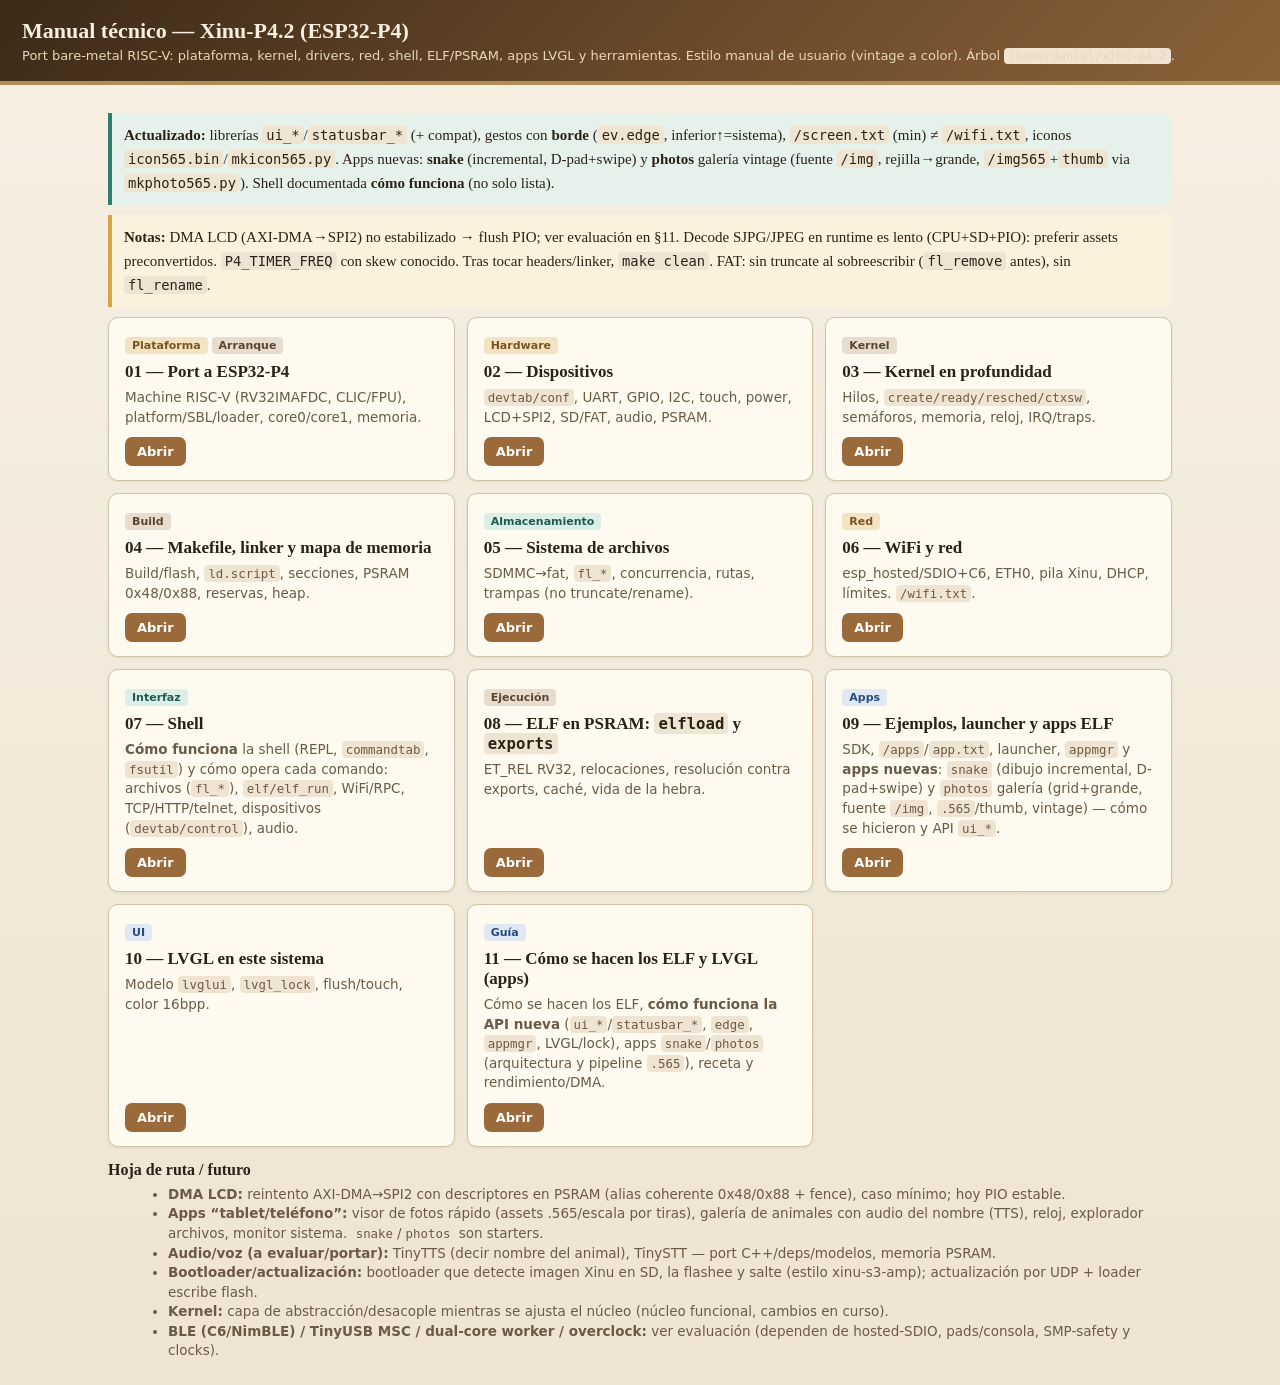
<file: docs/manual/index.html>
<!DOCTYPE html>
<html lang="es">
<head>
<meta charset="utf-8">
<meta name="viewport" content="width=device-width, initial-scale=1">
<title>Manual Xinu-P4.2 — Vintage</title>
<style>
:root{--paper:#f6efe3;--paper2:#efe4d1;--ink:#2b2116;--muted:#6b5a46;--brass:#b08d57;--copper:#9a6a3a;--teal:#2f7d6d;--amber:#d9a441;--red:#a94442;--card:#fffaf0;--border:#d2c2a6;--mono:"DejaVu Sans Mono",ui-monospace,Menlo,Consolas,monospace}
*{box-sizing:border-box} body{margin:0;background:linear-gradient(180deg,var(--paper),var(--paper2));color:var(--ink);font:15px/1.6 Georgia,"Times New Roman",serif}
a{color:var(--copper)} .bar{background:linear-gradient(135deg,#3b2a18,#6b4a2a 55%,#8a6238);color:#f8efe0;padding:18px 22px;border-bottom:4px solid var(--brass)}
.bar h1{margin:0;font:700 22px Georgia,serif}.bar p{margin:4px 0 0;color:#e8d7b8;font:13px system-ui,sans-serif}
main{max-width:1100px;margin:0 auto;padding:18px}
.note{border-left:4px solid var(--teal);background:#e7f1ec;padding:10px 12px;border-radius:0 8px 8px 0;margin:10px 0}
.warn{border-left-color:var(--amber);background:#fbf2dd}
.grid{display:grid;gap:12px;grid-template-columns:repeat(auto-fit,minmax(290px,1fr))}
.card{background:var(--card);border:1px solid var(--border);border-radius:10px;padding:14px 16px;box-shadow:0 1px 3px rgba(43,33,22,.08);display:flex;flex-direction:column}
.card h2{margin:0 0 6px;font:700 17px Georgia,serif}.card p{margin:0 0 10px;color:var(--muted);font:13.5px/1.45 system-ui,sans-serif;flex:1}
.tag{display:inline-block;font:700 11px system-ui,sans-serif;padding:2px 7px;border-radius:4px;margin:0 4px 8px 0}
.t{background:#dceee8;color:#1f5c4f}.t2{background:#f3e3c2;color:#7a5322}.t3{background:#e6ddcf;color:#5a4630}.t4{background:#e0e8f3;color:#274b7a}
.btn{align-self:flex-start;background:var(--copper);color:#fff;padding:7px 12px;border-radius:7px;font:600 13px system-ui,sans-serif;text-decoration:none}
.btn:hover{background:#7a5322;color:#fff} code{font-family:var(--mono);font-size:.92em;background:#efe4d1;padding:1px 4px;border-radius:4px}
h3{font:700 16px Georgia,serif;margin:14px 0 6px}
ul{margin:6px 0 6px 20px;font:13.5px/1.45 system-ui,sans-serif;color:var(--muted)}
</style>
</head>
<body>
<header class="bar">
  <h1>Manual técnico — Xinu-P4.2 (ESP32-P4)</h1>
  <p>Port bare-metal RISC-V: plataforma, kernel, drivers, red, shell, ELF/PSRAM, apps LVGL y herramientas. Estilo manual de usuario (vintage a color). Árbol <code>/home/daniel/xinu-p4.2</code>.</p>
</header>
<main>
  <div class="note"><b>Actualizado:</b> librerías <code>ui_*</code>/<code>statusbar_*</code> (+ compat), gestos con <b>borde</b> (<code>ev.edge</code>, inferior↑=sistema), <code>/screen.txt</code> (min) ≠ <code>/wifi.txt</code>, iconos <code>icon565.bin</code>/<code>mkicon565.py</code>. Apps nuevas: <b>snake</b> (incremental, D-pad+swipe) y <b>photos</b> galería vintage (fuente <code>/img</code>, rejilla→grande, <code>/img565</code>+<code>thumb</code> via <code>mkphoto565.py</code>). Shell documentada <b>cómo funciona</b> (no solo lista).</div>
  <div class="note warn"><b>Notas:</b> DMA LCD (AXI-DMA→SPI2) no estabilizado → flush PIO; ver evaluación en §11. Decode SJPG/JPEG en runtime es lento (CPU+SD+PIO): preferir assets preconvertidos. <code>P4_TIMER_FREQ</code> con skew conocido. Tras tocar headers/linker, <code>make clean</code>. FAT: sin truncate al sobreescribir (<code>fl_remove</code> antes), sin <code>fl_rename</code>.</div>

  <div class="grid">
    <article class="card"><span><span class="tag t2">Plataforma</span><span class="tag t3">Arranque</span></span><h2>01 — Port a ESP32-P4</h2><p>Machine RISC-V (RV32IMAFDC, CLIC/FPU), platform/SBL/loader, core0/core1, memoria.</p><a class="btn" href="manual/01-port.html">Abrir</a></article>
    <article class="card"><span><span class="tag t2">Hardware</span></span><h2>02 — Dispositivos</h2><p><code>devtab/conf</code>, UART, GPIO, I2C, touch, power, LCD+SPI2, SD/FAT, audio, PSRAM.</p><a class="btn" href="manual/02-devices.html">Abrir</a></article>
    <article class="card"><span><span class="tag t3">Kernel</span></span><h2>03 — Kernel en profundidad</h2><p>Hilos, <code>create/ready/resched/ctxsw</code>, semáforos, memoria, reloj, IRQ/traps.</p><a class="btn" href="manual/03-kernel.html">Abrir</a></article>
    <article class="card"><span><span class="tag t3">Build</span></span><h2>04 — Makefile, linker y mapa de memoria</h2><p>Build/flash, <code>ld.script</code>, secciones, PSRAM 0x48/0x88, reservas, heap.</p><a class="btn" href="manual/04-build-memoria.html">Abrir</a></article>
    <article class="card"><span><span class="tag t">Almacenamiento</span></span><h2>05 — Sistema de archivos</h2><p>SDMMC→fat, <code>fl_*</code>, concurrencia, rutas, trampas (no truncate/rename).</p><a class="btn" href="manual/05-filesystem.html">Abrir</a></article>
    <article class="card"><span><span class="tag t2">Red</span></span><h2>06 — WiFi y red</h2><p>esp_hosted/SDIO+C6, ETH0, pila Xinu, DHCP, límites. <code>/wifi.txt</code>.</p><a class="btn" href="manual/06-wifi-red.html">Abrir</a></article>
    <article class="card"><span><span class="tag t">Interfaz</span></span><h2>07 — Shell</h2><p><b>Cómo funciona</b> la shell (REPL, <code>commandtab</code>, <code>fsutil</code>) y cómo opera cada comando: archivos (<code>fl_*</code>), <code>elf/elf_run</code>, WiFi/RPC, TCP/HTTP/telnet, dispositivos (<code>devtab/control</code>), audio.</p><a class="btn" href="manual/07-shell.html">Abrir</a></article>
    <article class="card"><span><span class="tag t3">Ejecución</span></span><h2>08 — ELF en PSRAM: <code>elfload</code> y <code>exports</code></h2><p>ET_REL RV32, relocaciones, resolución contra exports, caché, vida de la hebra.</p><a class="btn" href="manual/08-elf.html">Abrir</a></article>
    <article class="card"><span><span class="tag t4">Apps</span></span><h2>09 — Ejemplos, launcher y apps ELF</h2><p>SDK, <code>/apps</code>/<code>app.txt</code>, launcher, <code>appmgr</code> y <b>apps nuevas</b>: <code>snake</code> (dibujo incremental, D-pad+swipe) y <code>photos</code> galería (grid+grande, fuente <code>/img</code>, <code>.565</code>/thumb, vintage) — cómo se hicieron y API <code>ui_*</code>.</p><a class="btn" href="manual/09-ejemplos-launcher.html">Abrir</a></article>
    <article class="card"><span><span class="tag t4">UI</span></span><h2>10 — LVGL en este sistema</h2><p>Modelo <code>lvglui</code>, <code>lvgl_lock</code>, flush/touch, color 16bpp.</p><a class="btn" href="manual/10-lvgl.html">Abrir</a></article>
    <article class="card"><span><span class="tag t4">Guía</span></span><h2>11 — Cómo se hacen los ELF y LVGL (apps)</h2><p>Cómo se hacen los ELF, <b>cómo funciona la API nueva</b> (<code>ui_*</code>/<code>statusbar_*</code>, <code>edge</code>, <code>appmgr</code>, LVGL/lock), apps <code>snake</code>/<code>photos</code> (arquitectura y pipeline <code>.565</code>), receta y rendimiento/DMA.</p><a class="btn" href="manual/11-app-dev.html">Abrir</a></article>
  </div>

  <h3>Hoja de ruta / futuro</h3>
  <ul>
    <li><b>DMA LCD:</b> reintento AXI-DMA→SPI2 con descriptores en PSRAM (alias coherente 0x48/0x88 + fence), caso mínimo; hoy PIO estable.</li>
    <li><b>Apps “tablet/teléfono”:</b> visor de fotos rápido (assets .565/escala por tiras), galería de animales con audio del nombre (TTS), reloj, explorador archivos, monitor sistema. <code>snake</code>/<code>photos</code> son starters.</li>
    <li><b>Audio/voz (a evaluar/portar):</b> TinyTTS (decir nombre del animal), TinySTT — port C++/deps/modelos, memoria PSRAM.</li>
    <li><b>Bootloader/actualización:</b> bootloader que detecte imagen Xinu en SD, la flashee y salte (estilo xinu-s3-amp); actualización por UDP + loader escribe flash.</li>
    <li><b>Kernel:</b> capa de abstracción/desacople mientras se ajusta el núcleo (núcleo funcional, cambios en curso).</li>
    <li><b>BLE (C6/NimBLE) / TinyUSB MSC / dual-core worker / overclock:</b> ver evaluación (dependen de hosted-SDIO, pads/consola, SMP-safety y clocks).</li>
  </ul>
</main>
</body>
</html>
</file>
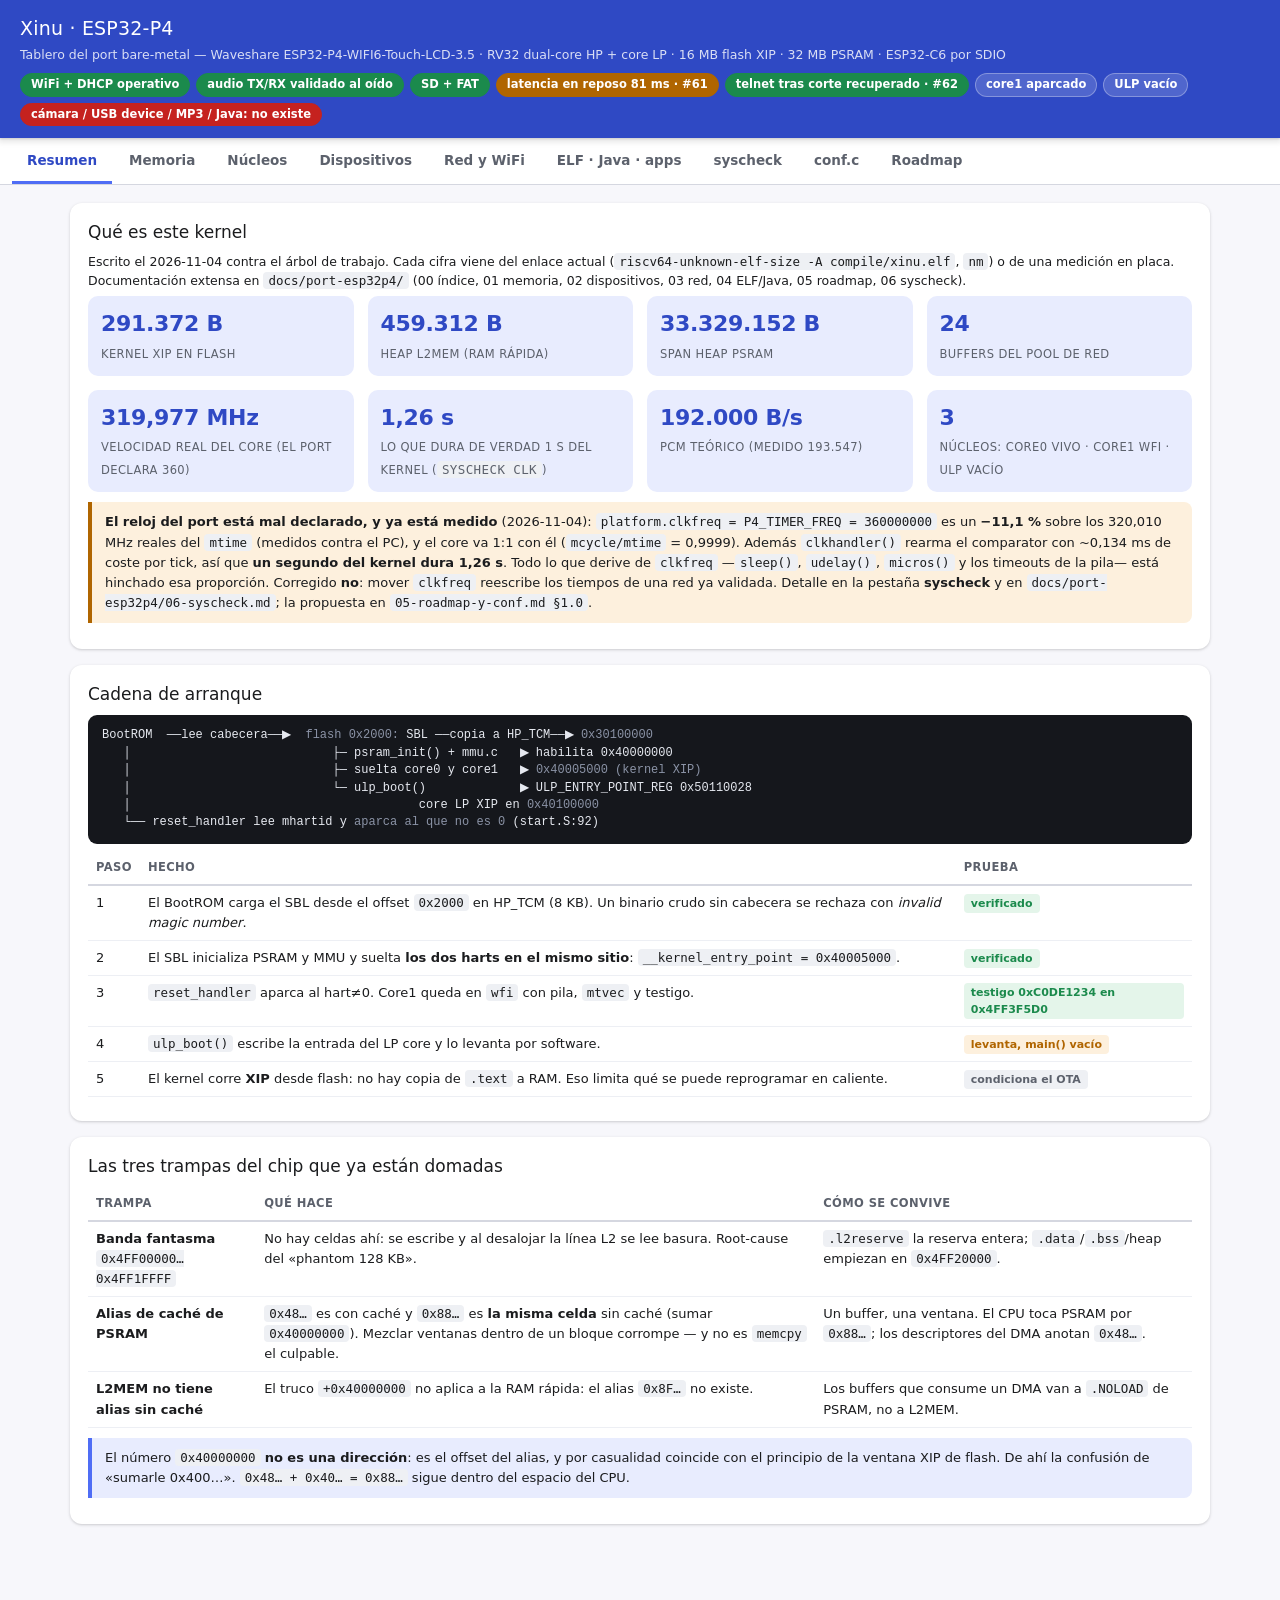
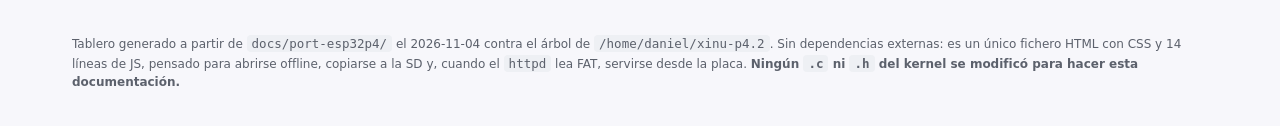
<file: docs/xinu-p4-dashboard.html>
<!DOCTYPE html>
<html lang="es">
<head>
<meta charset="utf-8">
<meta name="viewport" content="width=device-width, initial-scale=1">
<title>Xinu · ESP32-P4 — tablero del port</title>
<style>
:root{
  --primary:#4f6df5; --primary-dk:#2f49c4; --primary-lt:#e8ecfe;
  --surface:#f7f7fb; --card:#ffffff; --on-surface:#1b1c1e; --muted:#5c616c;
  --outline:#d5d7e0; --ok:#1b8a4c; --ok-bg:#e4f5ea; --warn:#b06500; --warn-bg:#fdf0dd;
  --fail:#c5221f; --fail-bg:#fbe9e7; --info:#0b6b8c; --info-bg:#e2f2f8;
  --e1:0 1px 2px rgba(0,0,0,.10),0 1px 3px 1px rgba(0,0,0,.06);
  --e2:0 2px 6px 2px rgba(0,0,0,.10),0 1px 2px rgba(0,0,0,.12);
  --mono:"DejaVu Sans Mono","JetBrains Mono",ui-monospace,Menlo,Consolas,monospace;
}
*{box-sizing:border-box}
body{margin:0;background:var(--surface);color:var(--on-surface);
  font:15px/1.55 system-ui,"Segoe UI",Roboto,"Helvetica Neue",sans-serif;}
code,.mono{font-family:var(--mono)}
/* ---------- barra superior ---------- */
.appbar{background:var(--primary-dk);color:#fff;padding:14px 20px 12px;
  box-shadow:var(--e2);position:sticky;top:0;z-index:20}
.appbar h1{margin:0;font-size:19px;font-weight:500;letter-spacing:.2px}
.appbar p{margin:2px 0 8px;font-size:12.5px;opacity:.82}
.chips{display:flex;flex-wrap:wrap;gap:6px}
.chip{border-radius:14px;padding:2px 10px;font-size:11.5px;font-weight:600;
  background:rgba(255,255,255,.16);color:#fff;border:1px solid rgba(255,255,255,.3)}
.chip.g{background:#1b8a4c;border-color:#1b8a4c}
.chip.a{background:#b06500;border-color:#b06500}
.chip.r{background:#c5221f;border-color:#c5221f}
/* ---------- pestañas ---------- */
.tabs{display:flex;gap:2px;overflow-x:auto;background:#fff;border-bottom:1px solid var(--outline);
  position:sticky;top:76px;z-index:19;padding:0 12px}
.tabs button{all:unset;cursor:pointer;white-space:nowrap;padding:12px 15px 10px;font-size:13.5px;
  font-weight:600;color:var(--muted);border-bottom:3px solid transparent}
.tabs button:hover{background:var(--primary-lt);color:var(--primary-dk)}
.tabs button[aria-selected="true"]{color:var(--primary-dk);border-bottom-color:var(--primary)}
main{padding:18px 20px 60px;max-width:1180px;margin:0 auto}
section[hidden]{display:none}
/* ---------- tarjetas ---------- */
.card{background:var(--card);border-radius:12px;box-shadow:var(--e1);padding:16px 18px;margin:0 0 16px}
.card h2{margin:0 0 4px;font-size:17px;font-weight:500}
.card h3{margin:16px 0 6px;font-size:14px;font-weight:600;color:var(--primary-dk);
  text-transform:uppercase;letter-spacing:.5px}
.card p{margin:6px 0;color:var(--on-surface)}
.sub{color:var(--muted);font-size:12.5px;margin:0 0 12px}
.grid{display:grid;gap:14px}
.g2{grid-template-columns:repeat(auto-fit,minmax(330px,1fr))}
.g3{grid-template-columns:repeat(auto-fit,minmax(220px,1fr))}
.metric{background:var(--primary-lt);border-radius:10px;padding:11px 13px}
.metric b{display:block;font-size:22px;font-weight:600;color:var(--primary-dk);letter-spacing:-.3px}
.metric span{font-size:11.5px;color:var(--muted);text-transform:uppercase;letter-spacing:.4px}
/* ---------- tablas ---------- */
table{width:100%;border-collapse:collapse;font-size:13px;margin:8px 0}
th{text-align:left;font-weight:600;color:var(--muted);border-bottom:2px solid var(--outline);
  padding:7px 8px;font-size:11.5px;text-transform:uppercase;letter-spacing:.4px}
td{padding:7px 8px;border-bottom:1px solid #edeff4;vertical-align:top}
tr:hover td{background:#fafbff}
/* ---------- estado ---------- */
.st{display:inline-block;border-radius:4px;padding:1px 7px;font-size:11px;font-weight:700}
.st.ok{color:var(--ok);background:var(--ok-bg)}
.st.av{color:var(--warn);background:var(--warn-bg)}
.st.fa{color:var(--fail);background:var(--fail-bg)}
.st.no{color:var(--muted);background:#eef0f4}
/* ---------- código ---------- */
pre{background:#15171c;color:#e6e9f0;border-radius:9px;padding:12px 14px;overflow-x:auto;
  font-size:12px;line-height:1.45;margin:8px 0}
pre .c{color:#8b93a6}
code{background:#eef0f4;border-radius:4px;padding:1px 5px;font-size:12.5px}
ul{margin:6px 0 6px 18px;padding:0}
li{margin:3px 0}
.note{border-left:4px solid var(--primary);background:var(--primary-lt);
  border-radius:0 8px 8px 0;padding:10px 13px;margin:10px 0;font-size:13px}
.warn{border-left-color:var(--warn);background:var(--warn-bg)}
.danger{border-left-color:var(--fail);background:var(--fail-bg)}
/* ---------- mapa de memoria ---------- */
.mmap{display:grid;grid-template-columns:132px 1fr 150px;gap:0 12px;font-size:12px;align-items:stretch}
.mmap .addr{font-family:var(--mono);color:var(--muted);text-align:right;white-space:nowrap}
.mmap .blk{border-radius:6px;margin:3px 0;padding:7px 11px;font-weight:600;color:#fff;font-size:12.5px}
.mmap .lbl{color:var(--muted);font-weight:400;padding:7px 0;margin:3px 0;font-size:11.5px}
.b-flash{background:#5b6ee1}.b-kern{background:#3f4fa8}.b-free{background:#c3cae9;color:#2f49c4}
.b-ulp{background:#7e57c2}.b-sbl{background:#00897b}
.b-ps{background:#ef8c3c}.b-aud{background:#c96a1b}.b-heap{background:#f3b26f;color:#4a2c07}
.b-l2{background:#455a64}.b-bss{background:#607d8b}.b-ghost{background:repeating-linear-gradient(
  45deg,#b0bec5,#b0bec5 7px,#eceff1 7px,#eceff1 14px);color:#37474f}
.b-rom{background:#90a4ae;color:#263238}
.legend{display:flex;flex-wrap:wrap;gap:12px;font-size:11.5px;color:var(--muted);margin-top:8px}
.legend i{display:inline-block;width:11px;height:11px;border-radius:3px;margin-right:5px;vertical-align:-1px}
/* ---------- checklist syscheck ---------- */
label.ck{display:flex;gap:9px;align-items:flex-start;padding:6px 8px;border-radius:7px;cursor:pointer}
label.ck:hover{background:var(--primary-lt)}
label.ck input{margin-top:4px}
footer{padding:22px;color:var(--muted);font-size:12px;max-width:1180px;margin:0 auto}
</style>
</head>
<body>

<header class="appbar">
  <h1>Xinu · ESP32-P4</h1>
  <p>Tablero del port bare-metal — Waveshare ESP32-P4-WIFI6-Touch-LCD-3.5 · RV32 dual-core HP + core LP · 16 MB flash XIP · 32 MB PSRAM · ESP32-C6 por SDIO</p>
  <div class="chips">
    <span class="chip g">WiFi + DHCP operativo</span>
    <span class="chip g">audio TX/RX validado al oído</span>
    <span class="chip g">SD + FAT</span>
    <span class="chip a">latencia en reposo 81 ms · #61</span>
    <span class="chip g">telnet tras corte recuperado · #62</span>
    <span class="chip">core1 aparcado</span>
    <span class="chip">ULP vacío</span>
    <span class="chip r">cámara / USB device / MP3 / Java: no existe</span>
  </div>
</header>

<div class="tabs" role="tablist">
  <button role="tab" aria-selected="true" data-t="resumen">Resumen</button>
  <button role="tab" aria-selected="false" data-t="memoria">Memoria</button>
  <button role="tab" aria-selected="false" data-t="nucleos">Núcleos</button>
  <button role="tab" aria-selected="false" data-t="dispositivos">Dispositivos</button>
  <button role="tab" aria-selected="false" data-t="red">Red y WiFi</button>
  <button role="tab" aria-selected="false" data-t="apps">ELF · Java · apps</button>
  <button role="tab" aria-selected="false" data-t="syscheck">syscheck</button>
  <button role="tab" aria-selected="false" data-t="recursos">conf.c</button>
  <button role="tab" aria-selected="false" data-t="roadmap">Roadmap</button>
</div>

<main>

<!-- ============================ RESUMEN ============================ -->
<section id="resumen" role="tabpanel">
  <div class="card">
    <h2>Qué es este kernel</h2>
    <p class="sub">Escrito el 2026-11-04 contra el árbol de trabajo. Cada cifra viene del enlace actual
      (<code>riscv64-unknown-elf-size -A compile/xinu.elf</code>, <code>nm</code>) o de una medición en placa.
      Documentación extensa en <code>docs/port-esp32p4/</code> (00 índice, 01 memoria, 02 dispositivos,
      03 red, 04 ELF/Java, 05 roadmap, 06 syscheck).</p>
    <div class="grid g3">
      <div class="metric"><b>291.372 B</b><span>kernel XIP en flash</span></div>
      <div class="metric"><b>459.312 B</b><span>heap L2MEM (RAM rápida)</span></div>
      <div class="metric"><b>33.329.152 B</b><span>span heap PSRAM</span></div>
      <div class="metric"><b>24</b><span>buffers del pool de red</span></div>
      <div class="metric"><b>319,977 MHz</b><span>velocidad REAL del core (el port declara 360)</span></div>
      <div class="metric"><b>1,26 s</b><span>lo que dura de verdad 1 s del kernel (<code>syscheck clk</code>)</span></div>
      <div class="metric"><b>192.000 B/s</b><span>PCM teórico (medido 193.547)</span></div>
      <div class="metric"><b>3</b><span>núcleos: core0 vivo · core1 wfi · ULP vacío</span></div>
    </div>
    <div class="note warn"><b>El reloj del port está mal declarado, y ya está medido</b> (2026-11-04):
      <code>platform.clkfreq = P4_TIMER_FREQ = 360000000</code> es un <b>−11,1 %</b> sobre los
      320,010 MHz reales del <code>mtime</code> (medidos contra el PC), y el core va 1:1 con él
      (<code>mcycle/mtime</code> = 0,9999).  Además <code>clkhandler()</code> rearma el comparator
      con ~0,134 ms de coste por tick, así que <b>un segundo del kernel dura 1,26 s</b>.
      Todo lo que derive de <code>clkfreq</code> —<code>sleep()</code>, <code>udelay()</code>,
      <code>micros()</code> y los timeouts de la pila— está hinchado esa proporción.
      Corregido <b>no</b>: mover <code>clkfreq</code> reescribe los tiempos de una red ya validada.
      Detalle en la pestaña <b>syscheck</b> y en
      <code>docs/port-esp32p4/06-syscheck.md</code>; la propuesta en <code>05-roadmap-y-conf.md §1.0</code>.</div>
  </div>

  <div class="card">
    <h2>Cadena de arranque</h2>
    <pre>BootROM  ──lee cabecera──▶  <span class="c">flash 0x2000:</span> SBL ──copia a HP_TCM──▶ <span class="c">0x30100000</span>
   │                            ├─ psram_init() + mmu.c   ▶ habilita 0x40000000
   │                            ├─ suelta core0 y core1   ▶ <span class="c">0x40005000 (kernel XIP)</span>
   │                            └─ ulp_boot()             ▶ ULP_ENTRY_POINT_REG 0x50110028
   │                                        core LP XIP en <span class="c">0x40100000</span>
   └── reset_handler lee mhartid y <span class="c">aparca al que no es 0</span> (start.S:92)</pre>
    <table>
      <tr><th>paso</th><th>hecho</th><th>prueba</th></tr>
      <tr><td>1</td><td>El BootROM carga el SBL desde el offset <code>0x2000</code> en HP_TCM (8 KB). Un binario crudo sin cabecera se rechaza con <em>invalid magic number</em>.</td><td><span class="st ok">verificado</span></td></tr>
      <tr><td>2</td><td>El SBL inicializa PSRAM y MMU y suelta <b>los dos harts en el mismo sitio</b>: <code>__kernel_entry_point = 0x40005000</code>.</td><td><span class="st ok">verificado</span></td></tr>
      <tr><td>3</td><td><code>reset_handler</code> aparca al hart≠0. Core1 queda en <code>wfi</code> con pila, <code>mtvec</code> y testigo.</td><td><span class="st ok">testigo 0xC0DE1234 en 0x4FF3F5D0</span></td></tr>
      <tr><td>4</td><td><code>ulp_boot()</code> escribe la entrada del LP core y lo levanta por software.</td><td><span class="st av">levanta, main() vacío</span></td></tr>
      <tr><td>5</td><td>El kernel corre <b>XIP</b> desde flash: no hay copia de <code>.text</code> a RAM. Eso limita qué se puede reprogramar en caliente.</td><td><span class="st no">condiciona el OTA</span></td></tr>
    </table>
  </div>

  <div class="card">
    <h2>Las tres trampas del chip que ya están domadas</h2>
    <table>
      <tr><th>trampa</th><th>qué hace</th><th>cómo se convive</th></tr>
      <tr><td><b>Banda fantasma</b><br><code>0x4FF00000…0x4FF1FFFF</code></td>
          <td>No hay celdas ahí: se escribe y al desalojar la línea L2 se lee basura. Root-cause del «phantom 128 KB».</td>
          <td><code>.l2reserve</code> la reserva entera; <code>.data</code>/<code>.bss</code>/heap empiezan en <code>0x4FF20000</code>.</td></tr>
      <tr><td><b>Alias de caché de PSRAM</b></td>
          <td><code>0x48…</code> es con caché y <code>0x88…</code> es <b>la misma celda</b> sin caché (sumar <code>0x40000000</code>). Mezclar ventanas dentro de un bloque corrompe — y no es <code>memcpy</code> el culpable.</td>
          <td>Un buffer, una ventana. El CPU toca PSRAM por <code>0x88…</code>; los descriptores del DMA anotan <code>0x48…</code>.</td></tr>
      <tr><td><b>L2MEM no tiene alias sin caché</b></td>
          <td>El truco <code>+0x40000000</code> no aplica a la RAM rápida: el alias <code>0x8F…</code> no existe.</td>
          <td>Los buffers que consume un DMA van a <code>.NOLOAD</code> de PSRAM, no a L2MEM.</td></tr>
    </table>
    <div class="note">El número <code>0x40000000</code> <b>no es una dirección</b>: es el offset del alias, y por
      casualidad coincide con el principio de la ventana XIP de flash. De ahí la confusión de «sumarle 0x400…».
      <code>0x48… + 0x40… = 0x88…</code> sigue dentro del espacio del CPU.</div>
  </div>
</section>

<!-- ============================ MEMORIA ============================ -->
<section id="memoria" role="tabpanel" hidden>
  <div class="card">
    <h2>Mapa de memoria actual</h2>
    <p class="sub">Cifras sin redondear del enlazado de hoy. Los <code>ORIGIN/LENGTH</code> de
      <code>ld.script</code> <b>no son físicos</b>: declaran <code>FLASH 31M</code> y <code>RAM 31M</code> sobre
      un chip de 16 MB de flash y 32 MB de PSRAM.</p>

    <h3>Flash — ventana XIP 0x40000000 · 16 MB físicos</h3>
    <div class="mmap">
      <div class="addr">0x40002000</div><div class="blk b-sbl" style="flex:1">SBL — 4.304 B</div><div class="lbl">termina en 0x400030D0</div>
      <div class="addr">0x400030D0</div><div class="blk b-free">hueco de enlace · 8 KB</div><div class="lbl">hasta 0x40005000</div>
      <div class="addr">0x40005000</div><div class="blk b-kern" style="padding:14px 11px">KERNEL — 291.372 B<br><span style="font-weight:400;font-size:11px">.init 186 · .text 214.576 · .rodata 76.092 · .ctors 4</span></div><div class="lbl">fin de imagen en 0x4004C22C</div>
      <div class="addr">0x4004C22C</div><div class="blk b-free" style="padding:20px 11px">LIBRE · ~720 KB</div><div class="lbl">usable: stage OTA, .class, html</div>
      <div class="addr">0x40100000</div><div class="blk b-ulp">ULP — 724 B</div><div class="lbl">= offset de flash 0x100000</div>
      <div class="addr">0x401002D4</div><div class="blk b-free" style="padding:26px 11px">LIBRE · ~14,99 MB</div><div class="lbl">sin tabla de particiones: nada lo protege</div>
    </div>

    <h3>PSRAM — 32 MB · base con caché 0x48000000 (alias sin caché = +0x40000000 → 0x88…)</h3>
    <div class="mmap">
      <div class="addr">0x48000000</div><div class="blk b-aud">.audioshare — 151.552 B</div><div class="lbl">anillos PCM TX/RX (NOLOAD)</div>
      <div class="addr">0x48025000</div><div class="blk b-ps" style="padding:6px 11px">.sdshare — 8.192 B</div><div class="lbl">página de bloqueo del FAT</div>
      <div class="addr">0x48027000</div><div class="blk b-heap" style="padding:26px 11px">heap PSRAM — 33.329.152 B<br><span style="font-weight:400;font-size:11px">lo que reparte psram_malloc()</span></div><div class="lbl">0x48027000 … 0x49F00000</div>
      <div class="addr">0x49F00000</div><div class="blk b-ulp">RAM del núcleo LP — 1 MB</div><div class="lbl">la que reclama ulp.ld</div>
    </div>

    <h3>L2MEM — 768 KB declarados · RAM rápida real del core</h3>
    <div class="mmap">
      <div class="addr">0x4FF00000</div><div class="blk b-ghost" style="padding:16px 11px">.l2reserve — 131.072 B · BANDA FANTASMA: no hay celdas</div><div class="lbl">reservada por el enlazado</div>
      <div class="addr">0x4FF20000</div><div class="blk b-l2" style="padding:5px 11px">.vectors / .data — 492 B</div><div class="lbl"></div>
      <div class="addr">0x4FF20200</div><div class="blk b-bss">.bss — 127.952 B</div><div class="lbl">tablas del kernel</div>
      <div class="addr">0x4FF3F5D0</div><div class="blk b-l2" style="padding:5px 11px">.core1stk — 2.048 B</div><div class="lbl">pila del hart aparcado</div>
      <div class="addr">0x4FF3FDD0</div><div class="blk b-heap" style="background:#78909c;color:#fff;padding:22px 11px">heap L2MEM — 459.312 B<br><span style="font-weight:400;font-size:11px">getmem() y pilas de hebra</span></div><div class="lbl">… 0x4FFB0000</div>
      <div class="addr">0x4FFB0000</div><div class="blk b-rom">ROM de arranque — 64 KB</div><div class="lbl">tabla de despacho 0x4FFBFFD8, pila ROM 0x4FFBCFC0</div>
    </div>

    <div class="legend">
      <span><i style="background:#5b6ee1"></i>flash</span>
      <span><i style="background:#7e57c2"></i>LP core</span>
      <span><i style="background:#c3cae9"></i>libre en flash</span>
      <span><i style="background:#ef8c3c"></i>PSRAM</span>
      <span><i style="background:#455a64"></i>L2MEM</span>
      <span><i style="background:repeating-linear-gradient(45deg,#b0bec5,#b0bec5 4px,#eceff1 4px,#eceff1 8px)"></i>banda sin celdas</span>
    </div>
  </div>

  <div class="card">
    <h2>¿Cuánta RAM disponible hay que contar?</h2>
    <p class="sub">Pregunta literal del punto 20. La trampa es que «768 KB de RAM» y «32 MB de PSRAM» no son
      cifras utilizables tal cual.</p>
    <table>
      <tr><th>zona</th><th>lo que se declara</th><th>lo que se puede usar</th><th>por qué</th></tr>
      <tr><td><b>L2MEM</b></td><td>768 KB</td><td><b>576 KB</b> de celdas · <b>448 KB</b> de heap</td><td>−128 KB de banda fantasma, −64 KB de ROM arriba, −130,5 KB de <code>.data</code>/<code>.bss</code>/<code>.core1stk</code></td></tr>
      <tr><td><b>PSRAM</b></td><td>32 MB</td><td><b>31,8 MB</b></td><td>−1 MB que reclama <code>ulp.ld</code>, −~156 KB de anillos compartidos</td></tr>
      <tr><td>HP_TCM</td><td>8 KB</td><td>0 B</td><td>la ocupa el SBL; nada del kernel debería ir ahí</td></tr>
      <tr><td>LP_SRAM</td><td>32 KB</td><td><b>32 KB libres</b></td><td>declarada en <code>ld.script:29</code> y sin usar; es la única RAM viva con el HP dormido</td></tr>
    </table>
    <div class="note"><b>Regla práctica:</b> presupuesta <b>~400 KB de RAM rápida</b> y <b>~31 MB de RAM lenta con
      caché</b>. Pila de hebra, tablas del kernel y buffers de 4-8 KB → L2MEM. PCM, imágenes, WAV, catálogo de
      apps → PSRAM con <code>psram_malloc()</code>.</div>

    <h3>¿De dónde saca 1 MB de RAM el ULP?</h3>
    <p>De la <b>PSRAM</b>: <code>0x49F00000 = 0x48000000 + 0x1F00000</code>, el último megabyte de los 32. Lo
      inicializa el SBL (<code>psram_init()</code> + MMU) <b>antes</b> de soltar el LP core, y queda fuera del heap
      del kernel por un detalle del enlace: <code>_psram_free_end = ORIGIN(RAM)+LENGTH(RAM)</code> con
      <code>LENGTH(RAM)=31M</code> → el heap termina <b>justo</b> en <code>0x49F00000</code>. Medido: símbolo
      <code>B</code> en <code>nm</code>.</p>
    <div class="note danger">No es una RAM aparte del chip: es PSRAM compartida con una <b>frontera acordada entre
      dos scripts de enlace</b>. Si alguien sube <code>LENGTH(RAM)</code> a 32M, el heap del kernel se come la RAM
      del ULP <b>en silencio</b>.</div>

    <h3>Dónde se solapan las cosas (para el bootloader)</h3>
    <ul>
      <li><b>No hay tabla de particiones.</b> Se escribe con <code>write-flash</code> a tres direcciones concretas y nada impide que una imagen crezca sobre la vecina.</li>
      <li>El kernel puede crecer hasta <code>0x100000 − 0x5000 = 1.023.984 B</code> antes de pisar el ULP.</li>
      <li>El ULP tiene 1 MB de hueco hasta el final del primer megabyte de flash.</li>
      <li>El hueco contiguo libre más grande es <b>~14,99 MB</b> detrás del ULP: ahí va el plano A/B del OTA.</li>
      <li>El ULP se enlaza en <code>0x40100000</code> porque el offset de flash es <code>0x100000</code>. En el <code>ulp.ld</code> original era 0x8000, y con este kernel de ~291 KB quedaría pisado.</li>
      <li>Propuesta: bajar <code>FLASH LENGTH</code> de 31M a 16M para que <code>ld</code> corte si el kernel se pasa de los 16 MB físicos. <code>RAM</code> ya cuadra: su 31M reserva exactamente el MB del ULP.</li>
    </ul>
  </div>

  <div class="card">
    <h2>PSRAM y caché, de una vez por todas</h2>
    <p class="sub">Punto 9. Medido en placa el 2026-11-02 con <code>examples/psram-blob/</code>.</p>
    <table>
      <tr><th>camino</th><th>escribir</th><th>ejecutar</th><th>resultado</th></tr>
      <tr><td>caché → caché</td><td><code>0x48…</code></td><td><code>0x48…</code></td><td><span class="st fa">falla</span> <code>mepc=0x48027008 mcause=2 mtval=0x20aa</code> (la mitad baja de la celda vieja)</td></tr>
      <tr><td>sin caché → caché</td><td><code>0x88…</code></td><td><code>0x48…</code></td><td><span class="st fa">falla</span> la línea sucia de L2 tapa lo escrito</td></tr>
      <tr><td>sin caché → sin caché</td><td><code>0x88…</code></td><td><code>0x88…</code></td><td><span class="st ok">funciona</span> <code>sum(2,3)=5</code>, <code>sum(40,2)=42</code></td></tr>
    </table>
    <h3>Las cinco reglas operativas</h3>
    <ol>
      <li><b>Un buffer, una ventana.</b> Si el DMA o un blob recién copiado entran por <code>0x88…</code>, todo el mundo entra por <code>0x88…</code>. Mezclar ventanas dentro del mismo bloque es lo que corrompe.</li>
      <li><code>memcpy</code> <b>no es el culpable</b>: copia por <code>0x48…</code> y deja la línea sucia en L1-D, que el fetch de instrucción lee rancia. La vía con caché exige <code>CACHE.sync_map</code> (bit 0 L1-ICache0, 4 L1-D, 5 L2), <code>sync_addr</code> (dirección <b>virtual</b>), <code>sync_size</code>, <code>sync_ctrl</code> y luego <code>fence.i</code>. Los envoltorios de <code>include/hal/cache_ll.h</code> <b>no enlazan</b> en este árbol: delegan en símbolos de ROM cuya tabla no está portada. Línea de caché ≥ 64 B.</li>
      <li>Ventana <b>válida para el DMA AHB</b>: <code>0x40000000 … 0x4FFC0000</code>. Un puntero <code>0x88…</code> el DMA <b>no</b> lo acepta: el descriptor anota <code>0x48…</code> y la ventana sin caché es solo para que la CPU pise. Es lo que hace audio.</li>
      <li>El alias <code>0x8F…</code> de L2MEM <b>no existe</b>. No intentes «hacer lo mismo» con la RAM rápida.</li>
      <li>No es un problema de permisos: el MMU externo del P4 solo tiene bits de validez y de tipo flash/PSRAM, sin R/X (<code>machine/sbl/mmu.c:28</code>), y este kernel no configura PMP. <b>Un puntero de <code>psram_malloc()</code> es saltable y ejecutable.</b></li>
    </ol>
  </div>
</section>

<!-- ============================ NÚCLEOS ============================ -->
<section id="nucleos" role="tabpanel" hidden>
  <div class="card">
    <h2>Los tres núcleos (punto 21)</h2>
    <p class="sub">Core0 ejecuta Xinu. Core1 está <b>aparcado con orden</b> y no ejecuta nada. El ULP se levanta
      con <code>main()</code> vacío.</p>
    <table>
      <tr><th>recurso</th><th>alcance</th><th>consecuencia</th></tr>
      <tr><td><code>mtvec</code>, <code>mtvt</code>, <code>mstatus</code>, <code>mepc</code>, <code>mie</code></td><td><b>por hart</b></td><td>core0 no puede configurar las trampas de core1; cada hart programa las suyas al entrar en C</td></tr>
      <tr><td>CLIC</td><td>por hart <b>con alias</b></td><td><code>P4_CLIC_BASE = 0x20800000</code> es el del hart que ejecuta; <code>+0x10000</code> es el del otro (<code>DUALCORE_CLIC_CTRL_OFF</code>). <code>clic.c</code> solo usa la ventana local</td></tr>
      <tr><td>matriz ETS→línea</td><td>por hart</td><td><code>INTERRUPT_CORE0_BASE 0x500D6000</code> / <code>CORE1 0x500D6800</code>; <code>enable_irq()</code> escribe solo en la de core0</td></tr>
      <tr><td><code>mtime</code>/<code>mtimecmp</code></td><td>compartido</td><td>un solo consumidor: Xinu. <b>Core1 no puede usar <code>clkcount()</code> para sus ticks</b></td></tr>
      <tr><td>periféricos</td><td>compartidos</td><td>dos harts sobre el mismo <code>uarttab</code>/buffer = corrupción. <b>Un periférico por hart</b> sí es seguro</td></tr>
      <tr><td>L2MEM / PSRAM</td><td>compartidas, <b>caché por core</b></td><td>hay que <code>fence</code> en ambas direcciones; los datos que se pasen deben vivir en la ventana sin caché o respaldarse</td></tr>
    </table>
  </div>

  <div class="grid g2">
    <div class="card">
      <h2>Core1: modelo realista</h2>
      <p class="sub">Lo que ya está verificado: hart 1 despierta, se pone su pila (<code>.core1stk</code>, 2 KB),
        apaga <code>mstatus.MIE</code>, programa su <code>mtvec</code> y entra en <code>wfi</code>, dejando el
        testigo <code>{0xC0DE1234, 1, sp}</code>.</p>
      <p>El modelo acotado (README_CORE1 §4): core1 ejecuta <b>una única función sin reentrar en el runtime
        Xinu</b> — solo MMIO y memoria compartida — encargada por core0 con</p>
      <pre>struct core1_block {
    magic, hartid, stack_top, entry, arg,
    req_seq, ack_seq, done_seq
};   <span class="c">// en LP_SRAM o PSRAM, con core1_fence()</span></pre>
      <p><b>Nada</b> de <code>printf</code>, <code>sleep</code> ni <code>getbuf</code>.</p>
      <h3>Qué tarea darle, en orden de utilidad</h3>
      <ol>
        <li><b><code>esp_hosted_poll()</code> + SDIO del C6</b> — es un bucle de sondeo puro, sin llamadas al runtime, y es exactamente lo que hoy roba ciclos del core0 y de la shell. <span class="st ok">candidato 1</span></li>
        <li><b>El candado del bus SDHOST</b> movedizo: slot 0 (SD) y slot 1 (C6) hoy se serializan con <code>sdmmcBusLock()</code> en un solo hart.</li>
        <li>Cámaras de colisión de red / descarte de tramas, si el pool se queda corto.</li>
      </ol>
    </div>

    <div class="card">
      <h2>Core LP (ULP)</h2>
      <p class="sub">RV32IMC <b>sin FPU</b>, XIP en flash offset <code>0x100000</code> (<code>0x40100000</code>),
        RAM en el último MB de PSRAM. <code>printf</code> resuelto a ROM <code>0x4FC00024</code>.</p>
      <table>
        <tr><th>uso propuesto</th><th>por qué encaja</th><th>estado</th></tr>
        <tr><td>Vigía de batería y <code>PWR_KEY</code> (GPIO49)</td><td>LP_SRAM es la única RAM viva con el HP dormido; el ULP puede leer el PMIC y despertar al core0</td><td><span class="st no">nunca se ha leído PWR_KEY</span></td></tr>
        <tr><td>Wake por <code>TP_INT</code> del panel táctil</td><td>hoy el touch es <b>polleado</b>; una línea con interrupción real sí puede sacar al HP del sueño</td><td><span class="st no">sin montar</span></td></tr>
        <tr><td>Contador de watchdog propio</td><td>no depende de <code>mtime</code>, que es compartido</td><td><span class="st no">sin montar</span></td></tr>
      </table>
      <div class="note warn">Lo que <b>no</b> puede: coma flotante (no hay FPU), ni tocar ningún periférico que el
        core0 tenga abierto. El PMIC sigue siendo zona prohibida: escribir 0x10 (RWAC) o 0x80 tumba la placa.</div>
    </div>
  </div>
</section>

<!-- ============================ DISPOSITIVOS ============================ -->
<section id="dispositivos" role="tabpanel" hidden>
  <div class="card">
    <h2>Ranuras de dispositivo</h2>
    <p class="sub">La fila del devtab la <b>genera</b> <code>compile/config/config</code> desde
      <code>compile/platforms/esp32p4/xinu.conf</code>. Editar <code>system/conf.c</code> a mano no sirve: lo borra
      cualquier <code>make</code>.</p>
    <table>
      <tr><th>#</th><th>nombre</th><th>driver</th><th>estado</th></tr>
      <tr><td>0</td><td>SERIAL0</td><td>uart (csr UART0_BASE)</td><td><span class="st ok">consola</span></td></tr>
      <tr><td>1..2</td><td>DEVNULL · CONSOLE</td><td>null · tty</td><td><span class="st ok">vivo</span></td></tr>
      <tr><td>3</td><td>PSRAM0</td><td>psram</td><td><span class="st ok">vivo</span></td></tr>
      <tr><td>4</td><td>LCD0</td><td>lcd (csr SPI2_BASE)</td><td><span class="st av">sin framebuffer</span></td></tr>
      <tr><td>5..7</td><td>SDMMC0 · SD0 · FAT0</td><td>sdmmc · sdblock · fat</td><td><span class="st ok">60 GB montada</span></td></tr>
      <tr><td>8..9</td><td>GPIO0 · I2C0</td><td>gpio · i2c</td><td><span class="st ok">monitor de bus activo</span></td></tr>
      <tr><td>10</td><td>TOUCH0</td><td>touch (FT6336U/GT911)</td><td><span class="st ok">poleado, sin IRQ</span></td></tr>
      <tr><td>11</td><td>POWER0</td><td>power (AXP2101)</td><td><span class="st av">solo lectura</span></td></tr>
      <tr><td>12</td><td>AUDIO0</td><td>audio (ES8311 + I2S0 + AHB-DMA)</td><td><span class="st ok">TX y RX</span></td></tr>
      <tr><td>13</td><td>ETH0</td><td>espeth (sobre esp_hosted/SDIO)</td><td><span class="st ok">vivo</span></td></tr>
      <tr><td>14..27</td><td>RAW0-1 · UDP0-1 · TCP0-9</td><td>software / NET</td><td><span class="st ok">vivo</span></td></tr>
      <tr><td>28..31</td><td>TELNET0-3</td><td>telnet on TCP</td><td><span class="st ok">vivo · #62 no se reproduce</span></td></tr>
      <tr><td>32</td><td>NAMESPACE</td><td>nam</td><td><span class="st ok">resuelve <code>/dev/…</code></span></td></tr>
    </table>
  </div>

  <div class="grid g2">
    <div class="card">
      <h2>Audio · ES8311 + I2S0 + AHB-DMA</h2>
      <p class="sub">Cuatro etapas (E1 codec, E2 relojes, E3 salida DMA, E4 device por <code>read()</code>/<code>write()</code>), las cuatro validadas en placa.</p>
      <table>
        <tr><th>qué</th><th>valor</th></tr>
        <tr><td>formato</td><td>48 kHz · 16 bits · 2 slots = <b>192.000 B/s</b></td></tr>
        <tr><td>quirk</td><td>mono: hay que duplicar la muestra en el slot; sin eso el <code>loop</code> sonaba mudo</td></tr>
        <tr><td>MCLK</td><td>12,288 MHz desde 40 MHz con división fraccionaria <b>exacta</b> (N=3, z=49, x=2, y=45) — el APLL no hace falta</td></tr>
        <tr><td>relojes</td><td>no hay registros de reloj en el bloque I2S: están en <code>HP_SYS_CLKRST.peri_clk_ctrl13/14</code> y la salida MCLK por pad en <code>LP_AON_CLKRST</code></td></tr>
        <tr><td>salida</td><td>el I2S <b>no tiene FIFO visible para la CPU</b>: lo vacía el AHB-DMA (canal TX 0, <code>peri_out_sel = 3</code>)</td></tr>
        <tr><td>lista de descriptores</td><td>cíclica (<code>suc_eof=0</code>, el último apunta al primero, dueño cedido al motor): sin rearme y <b>sin interrupciones</b></td></tr>
        <tr><td>anti-pop</td><td>patrón → descriptores → relojes → enlace → quitar silencio → <b>por último</b> AMP_POWER (GPIO53, NS4150B activo por alto). Al parar, inverso.</td></tr>
        <tr><td>tono sin costura</td><td><code>base = 48000/mcd(hz,48000)</code>, múltiplo más largo que quepa. Peor desvío en 50…8000 Hz: 12 Hz</td></tr>
        <tr><td>ganancia de captura</td><td>registro 0x16 (escala digital del ADC) <b>no lo escribía nadie</b>: el codec no sigue el reset del P4. Ahora <code>ES_MIC_SCALE</code> = 6 (+36 dB), y <code>audio gain N</code> lo cambia en caliente</td></tr>
      </table>
      <h3>Medido en placa</h3>
      <table>
        <tr><th>magnitud</th><th>teórico</th><th>medido</th><th>desvío</th></tr>
        <tr><td>sincronismo I2S (reg. 0x74, muestras de 16 bits)</td><td>96.000/s</td><td><b>95.551/s</b></td><td>−0,47 %</td></tr>
        <tr><td>captura de micro por <code>read()</code></td><td>192.000 B/s</td><td><b>193.547 B/s</b></td><td>+0,80 %</td></tr>
        <tr><td><code>rec 15000</code></td><td>720.000 frames</td><td>720.000, sin <code>dscr_err</code></td><td>—</td></tr>
        <tr><td>cuatro tomas del mismo tono</td><td>—</td><td>24 / 25 / 22 / 23 %</td><td>estable</td></tr>
      </table>
      <div class="note">El camino de datos usa <b>solo</b> el acceso directo <code>0x88…</code>. Mover PCM por la vía
        con caché (<code>0x48…</code>) deja líneas de L2MEM leídas a cero: se manifestaba como
        <code>irq with null vector: irq=31</code> con <code>interruptVector[9..47]</code> a cero a partir del borde
        de una línea de 64 bytes, y como un cuelgue mudo.</div>
    </div>

    <div class="card">
      <h2>Power · AXP2101 (solo lectura)</h2>
      <p class="sub">Dispositivo deliberadamente de <b>una dirección</b>: solo <code>control()</code> de lectura.</p>
      <table>
        <tr><th>registro</th><th>riesgo</th></tr>
        <tr><td><code>0x10</code> RWAC</td><td><span class="st fa">apaga la placa</span></td></tr>
        <tr><td><code>0x80</code> / <code>0x90</code> / <code>0x91</code></td><td><span class="st fa">puertas de salida: tumba la placa</span></td></tr>
      </table>
      <p>Medido: <b>batería 100 %, tensión ≈4140 mV</b>. La celda es real, no un valor fijo devuelto por el driver.</p>
      <p><code>PWR_KEY</code> es GPIO49 y <b>nunca se ha leído</b>: es el hueco natural del ULP como vigía.</p>

      <h2 style="margin-top:22px">LCD · ST7796 320×480 por SPI2</h2>
      <p class="sub">La librería actual pinta por primitivas y está bien; <b>no hay framebuffer</b>. Para LVGL hace falta una capa de 3 piezas:</p>
      <ol>
        <li><b>Zona de píxeles</b>: sección <code>.lcdshare</code> en PSRAM (320×480×2 = 307.200 B, holgadamente en los 31,8 MB) y un <code>lcd_fb_flush()</code> que la vuelque por SPI2 con el DMA.</li>
        <li><b>Opcode</b> <code>LCD_CTRL_FLUSH</code> en el device, más el control de LVGL <code>LVGL_CTRL_TICK</code> que ya está definido (<code>include/lvgl.h:20</code>) y avanza desde <code>millis()</code>.</li>
        <li><b>Encaje de LVGL</b>: <code>disp_flush</code> → <code>lcd_fb_flush()</code>; <code>indev_read</code> → <code>read(TOUCH0)</code>. Ojo con el punto flotante de LVGL (regla del kernel: sin coma flotante) y con que <code>lv_conf.h</code> use <code>LV_COLOR_DEPTH 16</code>.</li>
      </ol>
      <div class="note warn">Riesgos apuntados: LVGL trae coma flotante; y el acelerador de pantalla del P4
        (<code>LCD_CAM</code>, <code>DMA2D</code>, <code>PPA</code>) tiene HAL en el SDK bare-metal
        (<code>mipi_csi_*_ll.h</code>, <code>isp_ll.h</code>, <code>dma2d_ll.h</code>, <code>ppa_ll.h</code>) pero
        <b>no está portado</b>. Empezar sin aceleración.</div>

      <h2 style="margin-top:22px">Touch y SD/FAT</h2>
      <p>FT6336U a 0x38, <b>poleado</b> (sin IRQ: <code>TP_INT</code> no está cableado al CLIC). SD de 60 GB en FAT32
        en el slot 0 del SDHOST. Slot 0 (SD) y slot 1 (C6) comparten controlador y se serializan con
        <code>sdmmcBusLock()</code>, un monitor reentrante (dueño + profundidad). Ese candado es el que hace que
        <code>df</code> y un <code>httpd</code> concurrente se pisen: está documentado en la receta del segundo servidor.</p>
    </div>
  </div>
</section>

<!-- ============================ RED ============================ -->
<section id="red" role="tabpanel" hidden>
  <div class="card">
    <h2>Pila de red</h2>
    <p class="sub">Pila nativa Xinu portada (no lwIP), sobre <code>espeth</code>, que es una <b>interfaz</b>: las
      tramas las mueve esp_hosted por SDIO con el C6.</p>
    <pre><span class="c">apps de shell / servidores</span>   telnet · httpd · udpserver · ping · dns · netstat …
        <span class="c">▼</span>
   <span class="c">tcp</span> (10 PCB)  <span class="c">udp</span> (2)  <span class="c">raw</span> (2)        <span class="c">icmp</span>
        <span class="c">▼</span>
   <span class="c">ip</span>  ◀── <span class="c">arp</span> (32)  <span class="c">route</span> (32)  <span class="c">dhcpc</span>
        <span class="c">▼</span>
   <span class="c">netif</span> (NET_NTHR=1 hebra netRecv)  <span class="c">pool bfp</span> (24 × 1632 B)
        <span class="c">▼</span>
   <span class="c">espeth</span> ETH0  ◀── anillo de 8 tramas de 1600 B
        <span class="c">▼</span>
   <span class="c">esp_hosted</span> RPC sobre SDIO slot 1  ──▶  <span class="c">ESP32-C6</span></pre>
    <h3>espeth — «no está en conf.c y no sé qué es» (punto 4)</h3>
    <p><b>Sí está</b>: <code>system/conf.c:133-138</code> es la fila del devtab
      <code>{ 13, 0, "ETH0", … }</code>, y se genera desde
      <code>compile/platforms/esp32p4/xinu.conf:102-105, 189, 274</code>. No es Ethernet físico: es el
      <b>netif</b> que presenta el WiFi del C6 como si fuera una interfaz de red, para que la pila TCP/UDP de Xinu
      no tenga que saber nada del SDIO.</p>
    <table>
      <tr><th>control</th><th>nº</th><th>qué hace</th></tr>
      <tr><td><code>ESPETH_CTRL_LINK</code></td><td>260</td><td>estado del enlace</td></tr>
      <tr><td><code>ESPETH_CTRL_MAC_SET</code></td><td>261</td><td>fija la MAC</td></tr>
      <tr><td><code>ESPETH_CTRL_STATS</code></td><td>262</td><td><code>struct espeth_stats</code>: rx_frames, rx_drops, tx_frames, tx_drops</td></tr>
    </table>
    <p><code>ESPETH_RX_SLOTS = 8</code>, <code>ESPETH_FRAME_MAX = 1600</code>.</p>
  </div>

  <div class="card">
    <h2>Comandos de red: lo que hay y lo que falta</h2>
    <table>
      <tr><th>comando</th><th>estado</th><th>nota</th></tr>
      <tr><td><code>netboot</code></td><td><span class="st ok">registrado</span></td><td>levanta WiFi + DHCP + servidores en un paso → IP de DHCP: <code>172.16.0.117</code> en la AP del trabajo (<code>PhMNet_2</code>), <code>192.168.1.146</code> en la de casa. Credenciales en <code>shell/xsh_netboot.c:55</code></td></tr>
      <tr><td><code>ping</code> · <code>dns</code> · <code>netstat</code> · <code>ifconfig</code> · <code>arp</code> · <code>msys</code></td><td><span class="st ok">registrado</span></td><td>portados de xinu-s3-amp</td></tr>
      <tr><td><code>tcp</code> · <code>udpecho</code> · <code>httpd</code> · <code>telnet</code>/<code>telnetd</code></td><td><span class="st ok">registrado</span></td><td><code>httpd</code> es el <b>servidor completo</b>: estáticos desde la FAT de la SD + API REST de ficheros (<code>GET</code>/<code>PUT</code>/<code>DELETE</code>/<code>POST</code>), validado en placa el 2026-11-04</td></tr>
      <tr><td><code>udpserver</code> [puerto]</td><td><span class="st ok">registrado y lanzado por <code>netboot</code></span></td><td>UDP 5000: 11 comandos de estado (<code>PING</code>/<code>INFO</code>/<code>MEM</code>/<code>PSRAM</code>/<code>PS</code>/<code>NET</code>/<code>SD INFO</code>/…) + la sesión <code>FW_*</code> que apila la imagen en <code>/xinu.img</code>. El lanzamiento es <b>no-fatal</b> (<code>NUDP=2</code> y DHCP/UDP se reparten las ranuras)</td></tr>
      <tr><td><code>psram</code> [free]</td><td><span class="st ok">registrado</span></td><td><code>shell/xsh_psram.c</code>: rango <code>0x48027000…0x49FF8000</code>, libre/usado y tabla de bloques del heap PSRAM</td></tr>
      <tr><td><code>curl</code> · <code>wget</code> · <code>ip</code></td><td><span class="st av">existe el .c, sin fila en commandtab</span></td><td>registrarlos es 1 línea cada uno (doc 05 §1.6)</td></tr>
      <tr><td><code>nc</code></td><td><span class="st no">no portado</span></td><td>es lo único que queda del paquete de red del S3; <code>udpserver</code> (#56) y <code>httpapi</code> (#57) se portaron y validaron el 2026-11-04</td></tr>
    </table>
    <h3>Levantar la red a mano</h3>
    <pre>wifi up              <span class="c">// esp_hosted attach por SDIO (slot 1)</span>
wifi connect         <span class="c">// ssid/pass en la constante de la función</span>
wifi scan            <span class="c">// lista de redes con RSSI (RPC 257)</span>
ifconfig ETH0        <span class="c">// estado del netif</span>
dhcpc ETH0           <span class="c">// o `netboot`, que hace todo lo anterior</span>
ping 192.168.1.1</pre>
    <h3>Patrón C de un servidor</h3>
    <pre>dev = getdev("TCP0");
tcpInit(); tcpRegister(dev);
tid = tcpAlloc(port, REMOTEPORT, 1, TCPSM_NONE, NULL, NULL, dev);
tcpAllocPassive(tid);
open(dev, TCP_PASSIVE);
tcpOpen(dev);                       <span class="c">// escucha</span>
control(dev, TCP_CTRL_RCVTIMEO, ms, 0);   <span class="c">// sin esto: bloqueo eterno</span></pre>
    <div class="note"><code>tcpAlloc()</code> + <code>tcpAllocPassive()</code> antes de <code>open()</code>: así se
      evita que el PCB quede en manos del temporizador con un estado a medias. <code>TCP_CTRL_RCVTIMEO</code> es lo
      que permite cerrar un servidor sin hebra releaser.</div>
  </div>

  <div class="card">
    <h2>Otro servidor HTML en otro puerto — la receta (punto 3)</h2>
    <p class="sub">Copiar <code>shell/xsh_httpd.c</code> y cambiar cuatro cosas no basta. Las cinco condiciones que
      lo hacen funcionar de verdad:</p>
    <table>
      <tr><th>#</th><th>condición</th><th>por qué</th></tr>
      <tr><td>1</td><td><b>No</b> reutilizar la variable global <code>httpdRunning</code> ni el nombre <code>"httpd"</code> en el releaser</td><td>los dos servidores se apagarían el uno al otro por el flag compartido</td></tr>
      <tr><td>2</td><td>Hebra <b>releaser</b> propia (<code>tcpReleaseListen</code>)</td><td>el PCB de escucha no se libera solo al cerrar; sin ella el puerto queda tomado</td></tr>
      <tr><td>3</td><td><code>TCP_CTRL_RCVTIMEO</code> en el socket aceptado</td><td>sin timeout, un cliente que no habla bloquea al servidor para siempre</td></tr>
      <tr><td>4</td><td>Leer con <code>readline()</code>, no con <code>read()</code> a pelo</td><td>HTTP/1.1 termina las cabeceras en <code>\r\n\r\n</code>; un <code>read()</code> devuelve media petición</td></tr>
      <tr><td>5</td><td>Presupuestar el coste de <code>sdmmcBusLock()</code> si sirve ficheros de la SD</td><td>slot 0 y slot 1 comparten controlador: cada lectura de FAT serializa al C6 y sube la latencia del WiFi</td></tr>
    </table>
    <div class="note warn"><b>Actualizado el 2026-11-04</b>: servir de la SD <b>sí se puede</b> — el <code>httpd</code>
      ya lee FAT y tiene API REST. Lo que sigue en pie es el coste de <code>sdmmcBusLock()</code> (condición 5) y que
      <code>httpdRunning</code> sigue siendo una sola bandera: un <b>segundo</b> servidor en otro puerto todavía
      necesita su propio flag, su hebra releaser y poner los búferes <code>static</code> por instancia.</div>
  </div>

  <div class="card">
    <h2>Servidores medidos en placa (2026-11-04)</h2>
    <p class="sub">Kernel de 315.820 B flasheado el 2026-11-04, placa en <code>192.168.1.146</code>.
      Su comando <code>VERSION</code> responde <code>#1564</code> y su banner de arranque dice
      <code>#1555</code>: el contador de Xinu se hornea por objeto, no por imagen. Todo lo de
      abajo es salida copiada de la placa, no deducida.</p>
    <h3><code>httpd</code> + API REST de ficheros</h3>
    <pre>PUT  /api/file?path=/index.html   -&gt; 201 {"ok":true,"size":76834}   en 1,98 s
GET  /                            -&gt; 200, 76.834 B, IDENTICO byte a byte (cmp)
GET  /                            -&gt; 0,52 / 0,66 / 0,68 s en tres pasadas
GET  /api/files?path=/../../      -&gt; se queda en "/"  (no sale de la tarjeta)
GET  /no-existe.html              -&gt; 404 ;  POST /api/files -&gt; 405</pre>
    <h3><code>udpserver</code>: subida de firmware por UDP</h3>
    <pre>FW_BEGIN 315820  -&gt; OK FW_BEGIN size=315820 block=960 temp=/xinu.tmp
329 datagramas   -&gt; 4,45 s de total · ack mas lento 0,04 s
FW_END           -&gt; OK FW_END size=315820 staged=/xinu.img apply=blocked
verificado por la otra via (GET /api/file?path=/xinu.img del httpd):
  cmp identico · md5 6383d3d4e02162c9ddd637ed17770c51 en los dos lados</pre>
    <p>El <code>apply=blocked</code> es honesto: la imagen queda <b>apilada</b> en la SD y no hay aún quien la
      escriba en la flash (el kernel corre XIP sobre la flash que hay que reescribir, y el SBL no lee la SD → Roadmap,
      punto 18).</p>
    <div class="note warn"><b>La librería FAT del P4 no trunca</b> (<code>fatfs/fat_filelib.c:735</code> marca
      <code>FILE_ERASE</code> y nadie lo lee; la rama "Write Existing" de <code>:791-795</code> devuelve el fichero con
      su talla vieja). Sobrescribir con menos bytes de los que había deja <b>la cola vieja y el <code>filelength</code>
      viejo</b>. Está resuelto con un <code>fl_remove()</code> previo en el <code>PUT</code> de <code>httpapi.c</code>
      y al finalizar la subida en <code>xsh_udpserver.c</code> — y cualquier camino nuevo que sobrescriba necesita la
      misma disciplina. Y no existe <code>fl_rename()</code>: publicar un fichero de forma atómica no es posible, el
      sustituto es copiar → verificar talla por el nombre final → borrar temporal, con el <code>fatLibLock()</code>
      tomado una vez.</div>
    <p class="sub">Pilas medidas con <code>ps</code>: <code>udpserver</code> 276/12288 B en reposo y 1188/12288 B
      mientras sirve un <code>PS</code>; <code>httpd</code> 1476/8192 B. Los búferes grandes son <code>static</code> a
      nivel de fichero en los dos servidores, que es lo que mantiene el pico plano.</p>
  </div>

  <div class="card">
    <h2>esp_hosted / WiFi (punto 5)</h2>
    <p class="sub">El C6 habla por SDIO en el slot 1 con un protocolo de RPC. Id de petición → respuesta en
      <code>id + 256</code>.</p>
    <table>
      <tr><th>RPC id</th><th>para qué</th></tr>
      <tr><td>257</td><td>scan / RSSI</td><td></td></tr>
      <tr><td>260 · 278 · 280</td><td>estado de enlace, config de estación</td><td></td></tr>
      <tr><td>282 · 283 · 284</td><td>conectar / desconectar / red guardada</td><td></td></tr>
      <tr><td>350 · 387</td><td>config de punto de acceso, eth</td><td></td></tr>
      <tr><td>769 · 775 · 776</td><td>eventos (estado de estación, scan,config)</td><td></td></tr>
    </table>
    <h3>La carrera que se arregló</h3>
    <p><code>wifi signal</code> y <code>wifi scan</code> solo funcionaban con la pila en reposo:
      <code>netRecv</code> se comía la respuesta RPC. El arreglo, en tres piezas:</p>
    <ol>
      <li><code>disable()/restore()</code> alrededor de la lectura del RPC, para que el despachador no interfiera.</li>
      <li><code>sdmmcBusLock()</code> — el monitor reentrante del SDHOST compartido con la SD.</li>
      <li>Anillo de 8 tramas y una entrada <b>raw-RPC</b> en el control layer: <code>esp_hosted_ctrl_raw_request()</code>.</li>
    </ol>
    <h3>Lo que NO puede hacer este WiFi</h3>
    <p>El SDK bare-metal de esp_hosted <b>no expone</b> monitor, sniffer, deauth ni inyección — barrido de ids:
      0 resultados. Tampoco expone power save del C6, que es lo que deja la latencia en reposo en ~81 ms (#61).</p>
    <div class="note">Consecuencia directa sobre dos apps del catálogo: <b>«vulnerar redes para aprender»</b> y el
      <b>mapa de redes</b> estilo kismet no son viables como están. La alternativa formativa sí: barrido ARP/TCP
      sobre la red propia, que es lo que <code>wifi scan</code> + <code>ping</code> + <code>arp</code> ya permiten.</div>
  </div>
</section>

<!-- ============================ APPS ============================ -->
<section id="apps" role="tabpanel" hidden>
  <div class="card">
    <h2>Cargador ELF en vivo (punto 6 y 7)</h2>
    <p class="sub"><code>elfrun</code> está probado en placa: 235 relocaciones y selftest 26/27. El contrato es
      estrecho y hay que conocerlo antes de escribir una librería.</p>
    <table>
      <tr><th>aspecto</th><th>lo que acepta el cargador</th></tr>
      <tr><td>tipo</td><td>solo <code>ET_REL</code> · <code>ELFCLASS32</code> · <code>EM_RISCV</code></td></tr>
      <tr><td>relocaciones</td><td>HI20(26) · LO12_I(27) · 32(1) · CALL(18) · CALL_PLT(19)</td></tr>
      <tr><td>techos</td><td><code>MAX_SECC 48</code> · <code>MAX_SIMB 192</code> · <code>MAX_EXPORTS 16</code> — y <b>14 están llenas</b></td></tr>
      <tr><td>compilación</td><td><code>-fno-pic</code> · <code>-mno-relax</code> · <code>ld -r</code> · sin <code>.sdata</code>/<code>.sbss</code></td></tr>
      <tr><td>embutido</td><td>el ELF se mete como <code>.rodata</code> del kernel</td></tr>
      <tr><td>lo que <b>no</b> existe</td><td><code>elfload.c</code> como unidad aparte, ni una <code>sysent</code> que despache: <code>sys_call_table</code> está comentada, así que los números de <code>include/syscall.h</code> son <b>inalcanzables</b> desde un .app</td></tr>
    </table>
    <h3>Hacer librerías con <code>extern</code>: Modelo A frente a B</h3>
    <table>
      <tr><th></th><th>A — tabla de API versionada <span class="st ok">recomendado</span></th><th>B — <code>.so</code> con GOT</th></tr>
      <tr><td>cómo se enlaza</td><td>el .app declara <code>extern</code> y el cargador rellena la tabla con punteros reales del kernel</td><td>enlazado dinámico con <code>-fPIC</code> y relocation de GOT en tiempo de carga</td></tr>
      <tr><td>coste</td><td>las 5 relocaciones que ya soporta. Nada nuevo.</td><td>hace falta <code>R_RISCV_GOT_HI20</code>/<code>PC32</code>/<code>CALL_PLT</code> completo y un resolvedor</td></tr>
      <tr><td>estabilidad</td><td>versionable: se añade al final de la tabla y los .app viejos siguen validando</td><td>ABI real; se rompe con cada reorganización del kernel</td></tr>
    </table>
    <p>Exports a añadir (quedan 2 libres de 16): <code>lcd_pixel</code>, <code>lcd_fill</code>, <code>touch_read</code>,
      <code>audio_write</code>, <code>audio_read</code>, <code>power_percent</code>, <code>psram_malloc</code>,
      <code>psram_free</code>, <code>tcp_open</code>, <code>fl_fopen</code>. <b>Primero hay que subir
      <code>MAX_EXPORTS</code></b>.</p>
    <h3>Desacoplar la shell y cargarla como busybox</h3>
    <p>Cinco pasos: (1) tabla de API versionada, (2) mover los <code>xsh_*</code> a un <code>.app</code> que enlace
      contra esa tabla, (3) <code>commandtab</code> poblada en tiempo de carga en vez de en <code>.rodata</code>,
      (4) residente pequeño en el kernel que haga de dispatcher, (5) aislamiento de fallo (si un app trapea, se
      descarta y la consola sigue viva).</p>
    <div class="note warn"><b>Recomendación explícita: no sacar la shell del kernel.</b> Es lo que queda cuando el
      resto falla; si la shell vive en un blob y el blob se corrompe por la caché de PSRAM, se pierde el único modo
      de diagnóstico. Busybox sí tiene sentido para <b>las apps</b>, no para el intérprete.</div>
  </div>

  <div class="card">
    <h2>Port de la JVM de xinu-s3-amp (punto 10)</h2>
    <p class="sub">El árbol de origen existe y es un intérprete de bytecode, no un JIT:
      <code>/home/daniel/xinu-s3-amp/jvm/bytecodes.c</code> (71 KB), pools sin GC, JCL en
      <code>java_lib.c</code>/<code>java_std.c</code>, <code>xsh_java</code> carga <code>/java/&lt;Class&gt;.class</code>
      y hay 8 demos en <code>apps/java</code> (incluidas <code>LvglDemo</code> y <code>Menu</code>).</p>
    <table>
      <tr><th>etapa</th><th>qué</th><th>riesgo</th></tr>
      <tr><td>E1</td><td>copiar y compilar el intérprete contra el ABI P4 (RV32, sin coma flotante para la aritmética de VM)</td><td>bajo</td></tr>
      <tr><td>E2</td><td>rellenar <code>javalib</code> con nuestros periféricos: <code>p4.Lcd</code>, <code>p4.Touch</code>, <code>p4.Audio</code>, <code>p4.Power</code>, <code>p4.Net</code>, <code>p4.Sd</code></td><td>medio — es donde el port aporta valor</td></tr>
      <tr><td>E3</td><td>las 5 redes de seguridad por falta de GC</td><td><b>alto</b></td></tr>
      <tr><td>E4</td><td>launcher que gestione las apps <code>.class</code></td><td>medio</td></tr>
    </table>
    <h3>Cómo minimizar los errores de no tener GC</h3>
    <ol>
      <li><b>Arena bump de 4 MB en PSRAM</b> para objetos Java: sin <code>free()</code> individual, sin fragmentación.</li>
      <li><b>Límites duros</b>: profundidad de pila de la VM, nº de clases cargadas, bytes de arena.</li>
      <li><b>Liberar la arena al volver al launcher</b> — el modelo de vida es «una app a la vez».</li>
      <li><b><code>try/catch</code> mínimo</b> en el despachador, para que un bytecode malo no sea un trap del kernel.</li>
      <li><b>Apps aisladas</b>: cada una con su arena, y la red 5 es que un fallo de una no deje sin consola a la otra.</li>
    </ol>

    <h2 style="margin-top:24px">Java o ELF en runtime (punto 12) — los dos, cada uno para lo suyo</h2>
    <table>
      <tr><th></th><th>ELF cargado en vivo</th><th>JVM + <code>.class</code></th></tr>
      <tr><td>arranque</td><td>inmediato</td><td>hay que levantar la VM y cargar clases</td></tr>
      <tr><td>coste en CPU</td><td>nativo</td><td>intérprete de bytecode: un orden de magnitud más lento</td></tr>
      <tr><td>memoria</td><td>el blob y sus relocaciones</td><td>VM + arena + pools: MB</td></tr>
      <tr><td>seguridad de fallo</td><td>un puntero malo = trap del kernel</td><td>la VM intermedia y puede convertirlo en excepción</td></tr>
      <tr><td>ideal para</td><td>drivers, códecs (MP3, STT), utilidades de red, todo lo que sea ciclos</td><td>la GUI y las apps del launcher, portabilidad, desarrollo sin recompilar el kernel</td></tr>
    </table>
    <p><b>Decisión propuesta:</b> GUI y catálogo de apps en Java con el launcher; lo que necesite ancho de banda
      (MP3, cámara, STT) como <code>.app</code> ELF expuesto a la VM por las clases nativas de E2.</p>
  </div>

  <div class="card">
    <h2>Catálogo de apps (punto 11) — viabilidad honesta</h2>
    <table>
      <tr><th>app</th><th>viabilidad</th><th>qué falta</th></tr>
      <tr><td>herramientas de red (servidor, telnet, udp, clientes, ping, escáner)</td><td><span class="st ok">inmediata</span></td><td>los servidores ya están (<code>telnetserver</code>, <code>httpd</code> con FAT+REST, <code>udpserver</code> con la subida de firmware) — solo falta registrar <code>curl</code>, <code>wget</code> e <code>ip</code>, que existen sin fila en la <code>commandtab</code></td></tr>
      <tr><td>notas · gestor de archivos · configuración</td><td><span class="st ok">directa</span></td><td>FAT ya funciona; hace falta el framebuffer para pintar bien</td></tr>
      <tr><td>convertidores de valores</td><td><span class="st ok">directa</span></td><td>—</td></tr>
      <tr><td>música (reproductor)</td><td><span class="st av">requiere MP3</span></td><td>portar Helix/MAD en punto fijo (ver Roadmap)</td></tr>
      <tr><td>juegos (flappy, tetris)</td><td><span class="st av">con framebuffer</span></td><td>LVGL o <code>.lcdshare</code>; el touch ya va</td></tr>
      <tr><td>escáner de redes / mapa de redes</td><td><span class="st av">limitado</span></td><td>solo ARP/TCP sweep sobre la red propia; sin monitor</td></tr>
      <tr><td>herramientas de electrónica</td><td><span class="st av">parcial</span></td><td>el P4 <b>sí</b> tiene ADC (<code>SOC_ADC_CHANNEL_NUM(0)=8</code>, <code>(1)=6</code>) y 2 comparadores (<code>SOC_ANA_CMPR_NUM=2</code>) en el SDK, <b>sin portar</b>. Sin DAC ni osciloscopio real.</td></tr>
      <tr><td>galería de imágenes</td><td><span class="st av">requiere decodificador</span></td><td>PNG sí; JPEG por software o por el acelerador del P4 (<code>jpeg_ll.h</code>, sin portar)</td></tr>
      <tr><td>escáner QR</td><td><span class="st fa">difícil</span></td><td>necesita cámara y ~100 KB de heap de decoder</td></tr>
      <tr><td>«mi Google y mis claves guardadas»</td><td><span class="st fa">no</span></td><td>sin TLS en la pila y sin endpoint accesible. Técnico, no de política: <code>https</code> no existe aquí.</td></tr>
      <tr><td>«vulnerar redes para aprender»</td><td><span class="st fa">no</span></td><td>esp_hosted no expone monitor, inyección ni deauth</td></tr>
    </table>
    <div class="note">Alternativa formativa a la última: un <b>barrido ARP/TCP</b> de la red propia con
      <code>ping</code>/<code>arp</code>/<code>netstat</code>, y una app que dibuje el mapa de vecinos. Enseña lo
      mismo (descubrimiento, puertos, protocolos) sin necesitar capacidades que el chip no da.</div>
  </div>
</section>

<!-- ============================ SYSCHECK ============================ -->
<section id="syscheck" role="tabpanel" hidden>
  <div class="card">
    <h2><code>syscheck</code>: a qué velocidad está el CPU y si <code>millis()</code> funciona</h2>
    <p class="sub"><b>Cableado y medido en placa el 2026-11-04</b> (autorizado por el dueño):
      fuente en <code>shell/xsh_syscheck.c</code>, fuera ya de <code>examples/</code>.
      El <code>mcycle</code> <b>no paniqueó</b>.  Resultado: el core va a <b>~320 MHz</b>,
      no a 360, y <b>1 s del kernel dura 1,26 s reales</b>.</p>
    <div class="grid g3">
      <div class="metric"><b>319,977 MHz</b><span>velocidad real del core (declarado: 360)</span></div>
      <div class="metric"><b>0,9999</b><span>ratio <code>mcycle/mtime</code>: core y CLINT, mismo reloj</span></div>
      <div class="metric"><b>320,010 MHz</b><span><code>mtime</code> medido contra el PC</span></div>
      <div class="metric"><b>402.818</b><span>cuentas de mtime por ms de kernel (programadas: 360.000)</span></div>
      <div class="metric"><b>1,26 s</b><span>lo que dura de verdad 1 s del kernel (ratio PC 0,78066)</span></div>
      <div class="metric"><b>5,34</b><span>ciclos/iter del bucle de referencia (200.000 iters = 3.338 µs)</span></div>
      <div class="metric"><b>23 / 19 / 4 / 0</b><span>tests <code>syscheck all</code>: OK / avisos / fallos</span></div>
      <div class="metric"><b>monótona</b><span><code>millis()</code>: forma correcta, valor hinchado un 26 %</span></div>
      <div class="metric"><b>49 días</b><span>rango antes del envoltorio de <code>millis()</code></span></div>
    </div>
    <h3>Por qué «360 MHz» no era una medida — y qué salió</h3>
    <p><code>platform.clkfreq = P4_TIMER_FREQ = 360000000</code>
      (<code>system/platforms/esp32p4/platforminit.c:39</code>, y el define
      <code>include/esp32p4.h:160</code> dice literalmente <em>CPU root clock == mtime tick</em>).
      <b>Medido:</b> la identidad core↔CLINT <b>es cierta</b> (ratio 0,9999), pero el valor
      <b>no</b>: el reloj común es <b>320,010 MHz</b>, un <b>−11,1 %</b>.  Con cristal de 40 MHz
      eso es un divisor de 8, no de 9.  Y encima <code>clkhandler()</code> rearma el comparator
      con <b>~42.800 cuentas de más por tick</b> (0,134 ms), así que el segundo del kernel se va
      a 1,26 s.  Los dos defectos están documentados y <b>sin corregir</b>: tocar <code>clkfreq</code>
      reescribe todos los timeouts de la pila validada en la fase 1.</p>
    <h3>Cómo se midió la velocidad real</h3>
    <p>Con los CSRs <code>mcycle</code>/<code>mcycleh</code> (<code>0xB00</code>/<code>0xB80</code>), que es como el
      SDK bare-metal cuenta ciclos del P4
      (<code>esp32-riscv-bare-metal-sdk-main/core/riscv/include/riscv/rv_utils.h:95</code>):</p>
      <pre>MHz_del_core = mcycle_delta / (mtime_delta / 1e6)</pre>
    <table>
      <tr><th>ratio <code>mcycle/mtime</code></th><th>qué significa</th><th>qué hacer</th></tr>
      <tr><td>≈ 1,00 <span class="st ok">← salió este</span></td><td>core y CLINT van al mismo reloj. <b>No valida el 360 declarado</b>: solo dice que son el mismo reloj, y hace falta una referencia de fuera para saber a cuánto</td><td>cerrar la cifra con <code>p4clk.py</code> → 320,010 MHz</td></tr>
      <tr><td>≈ 9</td><td>la CLINT va a 40 MHz y el core a 360: el <code>clkfreq</code> describe el <b>tick</b>, no la velocidad del CPU</td><td>los <code>udelay()</code> están bien; revisar todo presupuesto de ciclos</td></tr>
      <tr><td>≈ 0,11</td><td>la CLINT va más rápido que el core</td><td>alguien corre el núcleo por debajo de lo supuesto: mirar APLL/XTAL en el SBL</td></tr>
      <tr><td>trap</td><td>sin <code>mcycle</code> accesible</td><td>no ocurrió: el CSR existe en este P4</td></tr>
    </table>
    <div class="note warn"><code>syscheck cpu</code> <b>podía panicar</b> y <b>no paniqueó</b>: el
      <code>csrr</code> de <code>mcycle</code> está implementado en el P4 y la placa aguantó.
      Aun así <code>all</code> no lo llama, para que el chequeo rutinario siga siendo seguro.</div>

    <h3>Los ocho dominios, con lo medido</h3>
    <table>
      <tr><th>subcomando</th><th>qué mira</th><th>medido 2026-11-04</th><th>fallo = </th></tr>
      <tr><td><code>clk</code></td><td>monotonía de <code>millis()</code> (200 lecturas), cuentas/ms ±2 %, <code>micros()</code> en 100 ms, 30 latidos <code>HB</code></td><td><span class="st ok">monótona OK</span> · <span class="st av">402.818 c/ms</span> · <span class="st ok">micros 111.533 µs (tol. 30 %)</span></td><td>todo retardo y todo temporizador de red; los ticks de <code>TCP_FREQ</code> se van</td></tr>
      <tr><td><code>cpu</code></td><td><code>mcycle</code>/<code>mtime</code> + bucle de 200 000 iteraciones enteras</td><td><span class="st ok">ratio 0,9999 · 5,34 ciclos/iter</span></td><td>regresión de rendimiento del camino de instrucciones</td></tr>
      <tr><td><code>mem</code></td><td><code>memlist</code>, <code>psram_free_bytes()</code>, patrón de 64 palabras vía <code>memget(256)</code>, alias <code>0x48</code>/<code>0x88</code>, <code>_l2reserve</code> vs 0x4FF20000</td><td><span class="st ok">64/64 OK · banda fantasma OK</span> · <span class="st av">alias: escribe 0xC0FFEE11, lee 0xaaafeeab</span></td><td>la banda fantasma vuelve: líneas a cero, <code>irq with null vector</code>, cuelgue mudo</td></tr>
      <tr><td><code>net</code></td><td><code>netLookup(getdev("ETH0"))</code>, <b>buffers libres</b> = <code>semcount(bfptab[netpool].freebuf)</code>, ARP, rutas, <code>ESPETH_CTRL_STATS</code></td><td><span class="st ok">4/4 OK · 23 de 24 libres en reposo · 16 de 24 bajo <code>ping</code> · drops 0</span></td><td>la pila espera en <code>bufget()</code> y el espeth descarta: es la pérdida de tramas ya arreglada</td></tr>
      <tr><td><code>dev</code></td><td><code>I2C_CTRL_PROBE</code> 0x18/0x34/0x38 (0x36 <b>no se toca</b>), <code>POWER_CTRL_PERCENT</code>, <code>AUDIO_CTRL_GET_VOLUME</code>, <code>TOUCH_CTRL_TYPE</code>, LBA0 con 0x55AA, <code>fs_mounted()</code></td><td><span class="st ok">todos OK · LBA0 + firma 55 AA correctos</span></td><td>cualquier dispositivo de la regresión del AGENTS.md §4</td></tr>
      <tr><td><code>int</code></td><td>remitencia a <code>examples/psram-blob/xsh_irqmap.c</code></td><td><span class="st av">sin portar — es 1 de los 4 avisos</span></td><td>línea con <code>ie=1</code> y vector nulo = <code>irq_missing()</code> = placa parada (<code>clic.c:61</code>)</td></tr>
      <tr><td><code>flash</code></td><td>ventana XIP 1:1 con el offset de fichero, magic <code>0xE9</code> del SBL en 0x2000, <code>_etext</code> vs el ULP</td><td><span class="st ok">1:1 OK · SBL OK</span></td><td>el OTA se pisa el ULP al crecer el kernel</td></tr>
      <tr><td><code>stk</code></td><td>pico por hebra con <code>stack_peak()</code></td><td><span class="st av">12 hebras · indicio, no medida</span></td><td>ver "lo que no comprueba" abajo</td></tr>
    </table>

    <div class="note danger"><b>El <code>0xE9</code> del kernel no está en 0x5000, y eso importa al OTA
      (punto 18).</b> <code>ld.script:26</code> pone <code>FLASH (rx) : ORIGIN = 0x40005000</code>: el kernel está
      enlazado <b>para ejecutar en la ventana XIP</b> (VMA == LMA), así que en ese offset hay código
      (<code>0x6f</code> = <code>jal</code>), no la cabecera ESP.  El ULP en 0x100000 empieza con
      <code>0x97</code> (<code>lui</code>).  La cabecera la consume el SBL al cargar.  La comprobación
      "kernel no pisa ULP" hay que hacerla con <code>_etext</code> vs 0x100000, no buscando magos.</div>

    <h3>Lo que <code>syscheck</code> no comprueba</h3>
    <ul>
      <li><b><code>stk</code> no ve la cadena profunda:</b> <code>stack_peak()</code> se muestrea en el cambio de
        contexto; <code>tcpTimer</code> marcaba ~100 B con 65 KB de pila. El dimensionado real se hizo con
        <code>-fstack-usage</code> (<code>esp_hosted_dispatch_rx</code> = 1664 B).</li>
      <li><b>LCD y touch no se validan de verdad:</b> se comprueba que el panel responde; pintar una prueba dejaría
        el panel en un estado que no es el del <code>dash</code>.</li>
      <li><b>No hay prueba de estrés:</b> lee cuántos buffers quedan, no los agota (y 23/24 en reposo es un
        resultado <b>mejor</b> que el previsto en 1.1).</li>
      <li><b>No hay FAT profundo:</b> <code>fs_mounted()</code> y abrir la raíz, sin <code>df</code>.</li>
      <li><b>El <code>int</code> es una receta, no una medición:</b> falta portar el barrido del CLIC.</li>
      <li><b>Escribe en el heap, pero por su allocator:</b> 64 palabras con <code>memget(256)</code>/<code>memfree</code>
        y 64 bytes en un <code>psram_malloc</code> que luego libera. <b>La primera versión escribía en
        <code>memheap</code></b> — ahí vive la cabecera <code>struct memblock</code> del primer bloque libre y
        corrompía el heap de la shell. Corregido; no volver a escribir en <code>memheap</code> ni <code>memlist</code>.</li>
    </ul>

    <h3>Cifras absolutas medidas (las de antes, más las del reloj)</h3>
    <p>Las dos ratios de audio ya existían; ahora hay medición de reloj directa, y cuadran: el −0,47 % del I2S es
      del propio I2S, no del <code>clkfreq</code>, porque <code>clkcount()</code> y el I2S comen del mismo cristal.
      El error del 11 % está en el número declarado y en el rearme del tick.</p>
    <table>
      <tr><th>magnitud</th><th>teórico</th><th>medido en placa</th><th>desvío</th></tr>
      <tr><td>velocidad del core</td><td>360 MHz</td><td><b>319,977 MHz</b></td><td>−11,1 %</td></tr>
      <tr><td>frecuencia del <code>mtime</code></td><td>360 MHz</td><td><b>320,010 MHz</b></td><td>−11,1 %</td></tr>
      <tr><td>cuentas de <code>mtime</code> por ms de kernel</td><td>360.000</td><td><b>402.818</b></td><td>+11,9 %</td></tr>
      <tr><td>duración de 1 s del kernel</td><td>1,000 s</td><td><b>1,26 s</b> (por cuentas) / <b>1,28 s</b> (por el PC)</td><td>+26 % / +28 %</td></tr>
      <tr><td>bucle de referencia</td><td>—</td><td><b>5,34 ciclos/iter</b></td><td>cifra de comparación entre builds</td></tr>
      <tr><td>sincronismo del I2S (reg. 0x74, muestras de 16 bits)</td><td>96.000 /s</td><td>95.551 /s</td><td>−0,47 %</td></tr>
      <tr><td>captura de micrófono por <code>read()</code></td><td>192.000 B/s</td><td>193.547 B/s</td><td>+0,80 %</td></tr>
    </table>
  </div>

  <div class="grid g2">
    <div class="card">
      <h2><code>p4clk.py</code>: el PC como única referencia absoluta</h2>
      <pre>/home/daniel/esp-idf-py/bin/python examples/syscheck/p4clk.py 172.16.0.117 30</pre>
      <p>Abre el telnet del puerto 23, manda <code>syscheck clk</code> y ajusta la <b>pendiente</b> de
        <code>xinums</code> contra <code>time.monotonic()</code>. Devuelve ratio, ppm, deriva en s/hora, mediana de
        intervalos y los <b>MHz absolutos del <code>mtime</code></b> (con corrección de envoltorio módulo 2³² por
        paso, porque lo que llega es la palabra baja; la vuelta real es cada <b>13,4 s</b>, no 11,93).
        <b>Medido: ratio 0,78066 y 320,010 MHz.</b></p>
      <p><b>No abre <code>/dev/ttyACM0</code></b>: abrir el puerto resetea la placa y se cae el WiFi. Es la única
        forma de medir sin perder el enlace.  El <code>python3</code> del sistema no tiene <code>pyserial</code>.</p>
      <div class="note warn">Límites del método: el latido lo produce <code>sleep(1000)</code>, o sea el reloj bajo
        prueba; el primer retardo lleva la conexión TCP y el arranque del comando, así que se descarta; los saltos
        &gt;1500 ms se cuentan aparte porque son colas de la shell. Con 1 ms de resolución contra <em>jitter</em> de
        red WiFi, <b>por debajo de ~200 ppm no hay nada interpretable</b> — aquí el desvío es del 22 %, así que la
        lectura sí vale.</div>
      <div class="note danger">Dos cosas que se aprendieron usándolo: (1) daba un ratio absurdo de 105.278 porque
        todas las líneas de un mismo <code>recv()</code> se fechaban en el mismo instante — ahora cada línea hereda
        el <code>monotonic()</code> de su trama. (2) <b>cierra el socket de golpe</b>, que era el reproductor
        supuesto de <b>#62</b>: medido el 2026-11-04 con <code>p4teln.py</code> y <code>p4rst.py</code> (FIN y RST
        con <code>syscheck mem</code> imprimiendo en vuelo), el <code>telnetserver</code> <b>vuelve a aceptar en 1 s
        en los 4 ciclos</b>. El <code>Connection refused</code> que se veía es otra cosa: con <code>-n 1</code> no
        hay cola de <em>accept</em> y el PCB que escucha se convierte en la conexión.</div>
    </div>

    <div class="card">
      <h2>Orden de corrida, de menor a mayor riesgo (el que se usó)</h2>
      <label class="ck"><input type="checkbox" checked><span><b>1 · <code>syscheck dev</code></b> — solo lecturas; es la regresión del AGENTS.md §4</span></label>
      <label class="ck"><input type="checkbox" checked><span><b>2 · <code>syscheck mem</code></b> — escribe en heaps propios (<code>memget</code>)</span></label>
      <label class="ck"><input type="checkbox" checked><span><b>3 · <code>syscheck clk</code></b> — 32 s; por telnet, y guarda la salida</span></label>
      <label class="ck"><input type="checkbox" checked><span><b>4 · <code>syscheck net</code></b> — lectura de tablas</span></label>
      <label class="ck"><input type="checkbox" checked><span><b>5 · <code>syscheck flash</code></b> — lectura de la ventana XIP</span></label>
      <label class="ck"><input type="checkbox" checked><span><b>6 · <code>syscheck stk</code></b> — lectura de pilas</span></label>
      <label class="ck"><input type="checkbox" checked><span><b>7 · <code>p4clk.py</code></b> — en paralelo con el 3</span></label>
      <label class="ck"><input type="checkbox" checked><span><b>8 · <code>syscheck cpu</code></b> — al último por si acaso; <b>no paniqueó</b></span></label>
      <h3>Cableado (ya aplicado)</h3>
      <ol>
        <li>Fuente en <code>shell/xsh_syscheck.c</code>.</li>
        <li><code>C_FILES += xsh_syscheck.c</code> en <code>shell/Makerules</code>.</li>
        <li><code>{"syscheck", FALSE, xsh_syscheck}</code> en <code>commandtab[]</code> (<code>shell/shell.c:80</code>) y el prototipo en <code>include/shell.h:154</code>.</li>
        <li><code>make clean &amp;&amp; make</code> — el incremental no recompila a los dependientes al tocar un <code>.h</code> (<code>DEPFLAGS</code> está vacío).</li>
      </ol>
      <div class="note">Cuatro cosas que compilar no ve y hubo que cazar en placa: el <code>printf</code> del port
        <b>no soporta <code>%p</code></b> (usa <code>0x%08x</code> + <code>(unsigned)(uintptr_t)</code>); escribir en
        <code>memheap</code> corrompe el heap; la SD no se abre — es <code>control(sd, SD_CTRL_SEEK, 0, 0)</code> +
        <code>read()</code> y la firma MBR está en <code>blk[510]=0x55</code>, <code>blk[511]=0xAA</code>; y el bucle
        de referencia con <code>millis()</code> daba <b>0 ms</b> (caben 200.000 iteraciones en un tick) — hay que
        usar <code>micros()</code>.</div>
    </div>
  </div>
</section>

<!-- ============================ RECURSOS ============================ -->
<section id="recursos" role="tabpanel" hidden>
  <div class="card">
    <h2>Revisión de recursos de <code>conf.c</code> (punto 16)</h2>
    <p class="sub">Recordatorio: <code>system/conf.c</code> es <b>generado</b>. Todo lo de aquí se toca en
      <code>compile/platforms/esp32p4/xinu.conf</code>.</p>
    <table>
      <tr><th>#</th><th>hallazgo</th><th>propuesta</th><th>coste</th></tr>
      <tr><td>1.1</td><td><b><code>NET_POOLSIZE 24</code></b> frente a una exigencia de <b>≥164</b> simultáneos:
        <code>ARP_NQUEUE 32</code> + <code>RT_NQUEUE 32</code> + <code>RAW_IBLEN 100</code>. Cada buffer cuesta
        <code>roundword(1598 + sizeof(struct packet)) + sizeof(struct poolbuf)</code> ≈ <b>1616 B</b></td>
        <td><b>Propuesta C:</b> <code>NET_POOLSIZE 96</code> + <code>RAW_IBLEN 32</code> → 96 × 1616 ≈ 155 KB en
        lugar de 264 KB, y la cola de RAW deja de ser la que se come el pool</td><td>−128 buffers de RAM · +116 KB</td></tr>
      <tr><td>1.2</td><td><code>conf.h:85-88</code> duplica lo de <code>conf.h:147-150</code></td><td>dejar una sola fuente en <code>xinu.conf</code></td><td>0</td></tr>
      <tr><td>1.3</td><td><code>FLASH : ORIGIN = 0x40000000, LENGTH = 31M</code> sobre un chip de <b>16 MB</b></td><td>bajar a <code>15M</code> (de 0x5000 al final) para que <code>ld</code> corte si el kernel crece</td><td>0</td></tr>
      <tr><td>1.4</td><td><code>DHCP_RENEW</code>/<code>DHCP_REBIND</code> están <b>definidos y nunca usados</b></td><td>o se implementa la renovación o se quitan, para que el IP no caduque en silencio</td><td>—</td></tr>
      <tr><td>1.5</td><td>DNS fijo en <code>8.8.8.8</code> sin <code>resolvtab</code></td><td>usar el servidor que trae el DHCP</td><td>bajo</td></tr>
      <tr><td>1.6</td><td><code>curl</code>/<code>wget</code>/<code>ip</code> existen como <code>.c</code> pero no están registrados</td><td>una fila en <code>commandtab[]</code> cada uno</td><td>0</td></tr>
      <tr><td>1.7</td><td>Veredictos <b>sin cambio</b>: <code>NTHREAD</code>, <code>NSEM</code>, <code>NMON</code>, <code>NMAILBOX</code> (obligatorios por construcción), <code>NET_NTHR 1</code> (más hebras no arreglan la carrera RX)</td><td><code>NTCP 10 → 16</code> <b>solo si</b> el httpd pasa a concurrente</td><td>6 PCB</td></tr>
    </table>
    <div class="note">El <code>NET_POOLSIZE</code> es el hallazgo que explica parte de los síntomas de red que se
      vieron como «WiFi poco fiable»: con 24 buffers, un pico de tráfico agota el pool, <code>bufget()</code> bloquea
      a <code>netRecv</code>, y el anillo de 8 del espeth empieza a descartar. La métrica que lo expone es
      <code>semcount(bfptab[netpool].freebuf)</code> — que es exactamente lo que imprime <code>syscheck net</code>.</div>
  </div>
</section>

<!-- ============================ ROADMAP ============================ -->
<section id="roadmap" role="tabpanel" hidden>
  <div class="card">
    <h2>Lo que queda por portar (puntos 13…19)</h2>
    <table>
      <tr><th>punto</th><th>qué</th><th>veredicto</th><th>primer paso concreto</th></tr>
      <tr><td>13</td><td>TinySTT / TinyTTS (pschatzmann)</td><td><span class="st av">viable, pesado</span></td><td>el front-end de audio <b>ya existe</b> (mic → 48 kHz/16 bits → <code>read(AUDIO0)</code>). Empezar por MFCC+DTW entero (sin entrenamiento) o TinyML con una red pequeña; TTS por formantes, no por neural</td></tr>
      <tr><td>14</td><td>TinyUSB</td><td><span class="st fa">bloqueo real</span></td><td>los pads USB <b>son</b> el USB-Serial-JTAG por el que entra la consola: usar OTG pierde el ttyACM0. Decide la vía primero (#31/#33)</td></tr>
      <tr><td>15</td><td>Cámara OV5647, foto y vídeo a SD</td><td><span class="st fa">difícil</span></td><td>4 etapas (DVP/MIPI-CSI → ISR → códec → almacenamiento). Sin cabeceras portadas (<code>mipi_csi_*_ll.h</code> está en el SDK), placa sin conector documentado, y 5,9 MB/s en raw es <b>inviable</b> contra el ancho del SD: obliga a JPEG por el acelerador (<code>jpeg_ll.h</code>)</td></tr>
      <tr><td>17</td><td>Librería MP3</td><td><span class="st ok">la más barata del lote</span></td><td>Helix o MAD en <b>punto fijo</b> (encaja con la regla de no-flotante); minimp3 es coma flotante y solo vale dentro de un <code>.app</code> con FPU. La salida ya está hecha: <code>write(AUDIO0, pcm, n)</code> al 48 kHz/16 bits</td></tr>
      <tr><td>18</td><td>UDP server + bootloader de actualización</td><td><span class="st av">pieza (a) hecha y medida</span></td><td><b>(a) HECHA 2026-11-04</b>: el <code>udpserver</code> recibe la imagen por UDP y la apila en <code>/xinu.img</code> de la SD — 315.820 B en 4,45 s, <code>cmp</code> idéntico al bajarla por el <code>httpd</code>; <code>FW_END</code> responde <code>apply=blocked</code>. Quedan CRC32 + marcador <code>/xinu.img.ok</code> en el kernel (ojo: <b>no hay <code>fl_rename</code></b> en la FAT del P4, así que la publicación atómica no es posible y hoy solo se verifica la <b>talla</b>, no el contenido). (b) un flag en sector crudo de la SD; (c) <b>el aplicador tiene que ir en el SBL</b>, no en Xinu: el kernel corre XIP desde la propia flash que hay que reescribir. Validar la cabecera <code>0xE9</code> antes de copiar; plano A/B en el hueco de 0x80000 (el hueco real con el kernel de hoy son 712.276 B, caben dos imágenes de 315.820 B con 80 KB de margen). <b>Ojo (medido con <code>syscheck flash</code>)</b>: el kernel enlazado XIP <b>no</b> lleva <code>0xE9</code> en su offset — en 0x5000 hay código (<code>0x6f</code>) y el ULP empieza con <code>0x97</code>; si la imagen en <code>/xinu.img</code> es cruda, no hay magic que validar, y el "no pisa el ULP" hay que comprobarlo con <code>_etext</code> vs <code>0x100000</code></td></tr>
      <tr><td>19</td><td>Dashboard Material Design en la SD servido por httpd</td><td><span class="st ok">hecho y servido</span></td><td>este tablero (<code>docs/xinu-p4-dashboard.html</code>) está subido a la SD como <code>/index.html</code> y lo sirve el <code>httpd</code> desde la FAT: <code>GET /</code> idéntico byte a byte con el fichero del PC (medido 2026-11-04 con la versión de 76.834 B en 0,52 s; la página ha crecido desde entonces). La alternativa no-necesita-httpd (pintarlo en el LCD) sigue apuntada en el doc 05 §7.1</td></tr>
    </table>
    <div class="note">Sobre el OTA: «Xinu recibe la imagen, reinicia, el bootloader ve la imagen en SD, la copia a
      flash y salta» es exactamente el diseño correcto — y la parte no obvia es que el <b>bootloader es el SBL</b>
      (4.304 B en HP_TCM), porque es el único código que puede reprogramar la flash desde la que se está ejecutando
      el kernel.</div>
  </div>

  <div class="card">
    <h2>Tareas abiertas</h2>
    <table>
      <tr><th>#</th><th>tarea</th><th>qué la desbloquea</th></tr>
      <tr><td>38</td><td>W5: app de red que demuestre conectividad de punta a punta</td><td>decisiones de alcance; la pila ya funciona</td></tr>
      <tr><td>56</td><td>port de <code>udpserver</code></td><td><span class="st ok">hecho y validado en placa 2026-11-04</span> — era la pieza (a) del OTA; doc 03 §7</td></tr>
      <tr><td>57</td><td><code>httpd</code> completo + REST</td><td><span class="st ok">hecho y medido 2026-11-04</span> — sirve el dashboard desde la SD. Queda fuera: webterm/memtty (no existe <code>memtty</code> en el P4)</td></tr>
      <tr><td>58</td><td>actualización por UDP + mecanismo de aplicador en P4</td><td>staging <b>hecho</b>; falta CRC32 + <code>/xinu.img.ok</code> en el kernel y el <b>aplicador en el SBL</b> (lectura SD en crudo + flag + rollback)</td></tr>
      <tr><td><b>61</b></td><td><b>latencia en reposo del C6</b> (p50 ≈ 81 ms; power save / DUP)</td><td>el SDK bare-metal <b>no expone</b> la API de power save: hay que buscar el RPC o conformarse</td></tr>
      <tr><td><b>62</b></td><td><b>telnet no vuelve a aceptar tras un corte brusco del cliente</b> — <b>no se reproduce</b> (2026-11-04: FIN y RST con salida en vuelo, el 23 vuelve a escuchar en 1 s en 4/4 ciclos)</td><td>el <em>refused</em> que se veía es diseño: sin cola de <em>accept</em>, <code>-n 1</code> = un cliente. Queda la carrera de <code>telnetWrite.c:50/:62</code> (devuelven <code>SYSERR</code> sin liberar <code>osem</code>) y el <code>telnetFlush.c:31/:36</code> que sale con las interrupciones desactivadas; heredadas del S3, sin tocar</td></tr>
      <tr><td>31 / 33</td><td>comando <code>usb msc</code> · bring-up del FS-PHY</td><td>la decisión de la consola (pads compartidos)</td></tr>
      <tr><td>63 / 64</td><td>documentación y <code>syscheck</code></td><td><span class="st ok">docs escritos · cableado, flasheado y medido en placa (23 tests / 19 OK / 4 avisos / 0 fallos)</span></td></tr>
    </table>
  </div>

  <div class="card">
    <h2>Credenciales y privacidad (punto 11, la app de «mis claves»)</h2>
    <p>Propuesto un <b>box propio</b>: clave maestra → PBKDF2-HMAC-SHA256 → claves envueltas en un fichero de la SD.
      Sin volcar las del navegador.</p>
    <div class="note">Motivo técnico, no de prudencia genérica: (a) la pila no tiene TLS, así que consultar los
      guardados de Google exige <code>https</code> que aquí no existe; (b) no hay endpoint accesible sin OAuth en un
      dispositivo sin reloj fiable ni navegador. El diseño propio, en cambio, sí cabe: el cifrado es local y la SD
      ya está montada.</div>
  </div>
</section>

</main>

<footer>
  <p>Tablero generado a partir de <code>docs/port-esp32p4/</code> el 2026-11-04 contra el árbol de
    <code>/home/daniel/xinu-p4.2</code>. Sin dependencias externas: es un único fichero HTML con CSS y 14 líneas de
    JS, pensado para abrirse offline, copiarse a la SD y, cuando el <code>httpd</code> lea FAT, servirse desde la
    placa. <b>Ningún <code>.c</code> ni <code>.h</code> del kernel se modificó para hacer esta documentación.</b></p>
</footer>

<script>
(function () {
  var tabs = document.querySelectorAll('.tabs button');
  function select(id) {
    tabs.forEach(function (b) { b.setAttribute('aria-selected', b.dataset.t === id ? 'true' : 'false'); });
    document.querySelectorAll('main > section').forEach(function (s) { s.hidden = s.id !== id; });
    if (location.hash !== '#' + id) { history.replaceState(null, '', '#' + id); }
    window.scrollTo(0, 0);
  }
  tabs.forEach(function (b) { b.addEventListener('click', function () { select(b.dataset.t); }); });
  var start = location.hash.slice(1);
  if (start && document.getElementById(start)) { select(start); }
})();
</script>
</body>
</html>
</file>
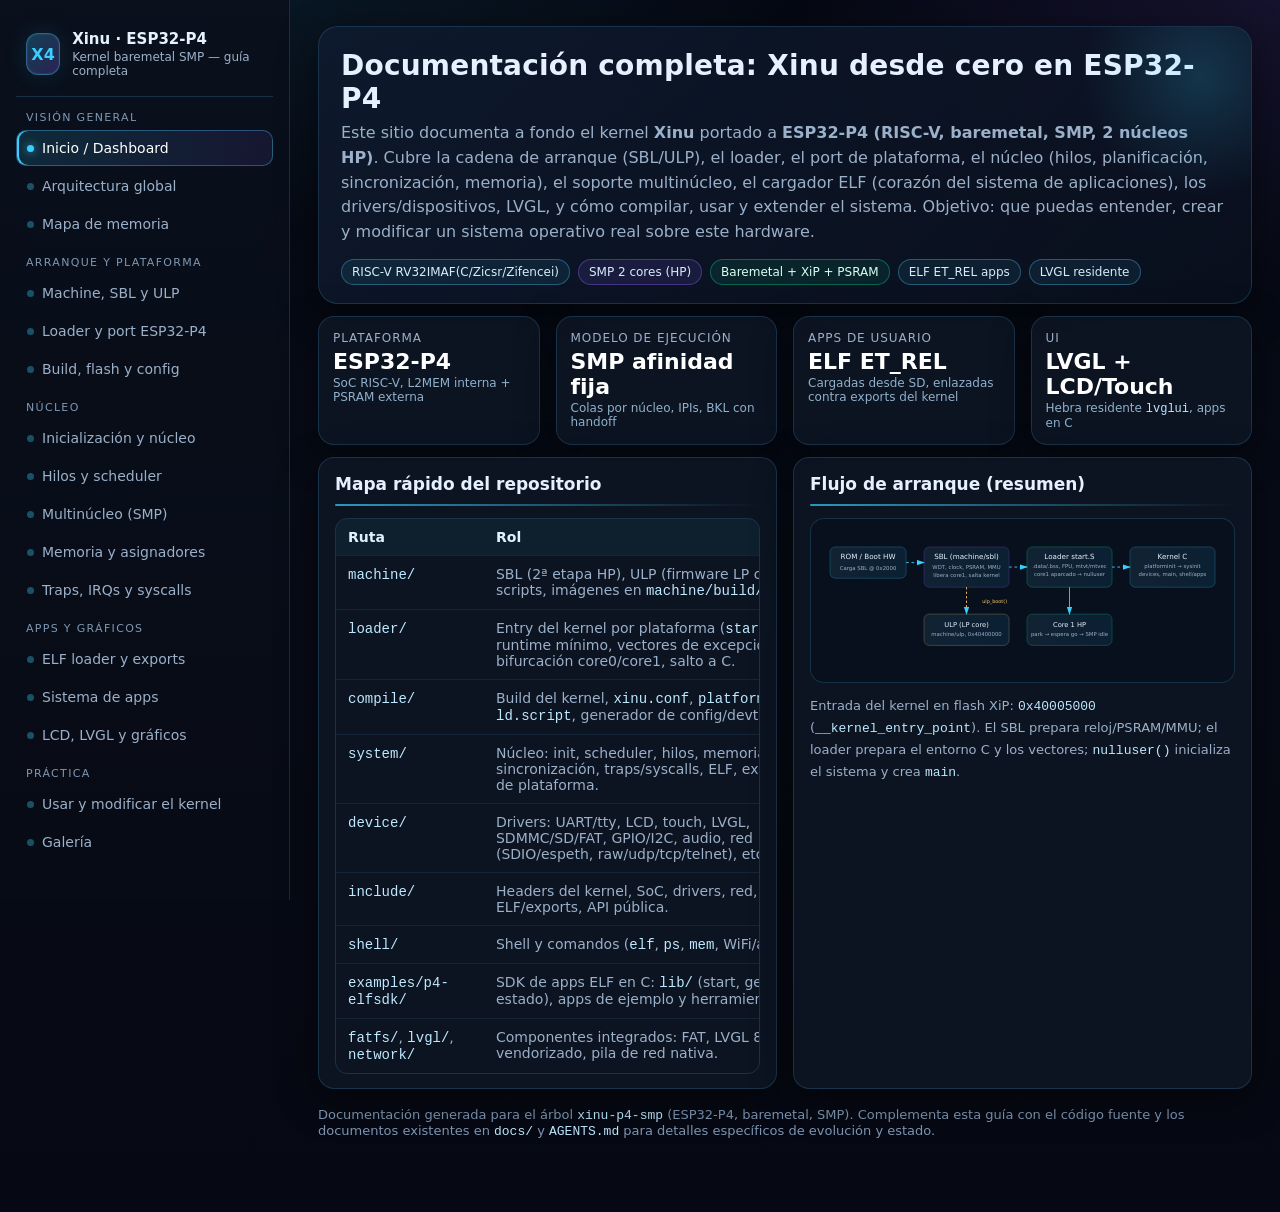
<file: docs/kernel/index_inline.html>
<!doctype html>
<html lang="es">
<head>
  <meta charset="utf-8" />
  <meta name="viewport" content="width=device-width, initial-scale=1" />
  <title>Xinu en ESP32-P4 SMP — Documentación del Kernel</title>
  <meta name="description" content="Documentación técnica completa del kernel Xinu portado a ESP32-P4 (baremetal, SMP): arranque, memoria, multinúcleo, ELF, drivers, LVGL y desarrollo de apps." />
  <style>
:root {
  --bg: #060913;
  --bg-2: #0b1220;
  --panel: rgba(16, 24, 40, 0.72);
  --panel-2: rgba(12, 18, 32, 0.9);
  --border: rgba(86, 196, 255, 0.18);
  --border-strong: rgba(86, 196, 255, 0.35);
  --text: #e6f1ff;
  --muted: #9bb0c9;
  --accent: #39d0ff;
  --accent-2: #8b5cf6;
  --accent-3: #00ffa3;
  --warn: #ffcc66;
  --danger: #ff6b8a;
  --ok: #4ade80;
  --shadow: 0 10px 40px rgba(0,0,0,.45);
  --radius: 16px;
  --radius-sm: 10px;
  --mono: ui-monospace, SFMono-Regular, Menlo, Monaco, Consolas, "Liberation Mono", monospace;
  --sans: Inter, system-ui, -apple-system, Segoe UI, Roboto, Helvetica, Arial, sans-serif;
}
* { box-sizing: border-box; }
html { scroll-behavior: smooth; }
body {
  margin: 0;
  font-family: var(--sans);
  color: var(--text);
  background:
    radial-gradient(1200px 600px at 10% -10%, rgba(57,208,255,.12), transparent 60%),
    radial-gradient(900px 500px at 100% 0%, rgba(139,92,246,.12), transparent 55%),
    linear-gradient(180deg, #050812 0%, #070b16 40%, #060913 100%);
  min-height: 100vh;
  overflow-x: hidden;
}
body::before {
  content: "";
  position: fixed; inset: 0; pointer-events: none; z-index: 0;
  background-image:
    linear-gradient(rgba(57,208,255,.04) 1px, transparent 1px),
    linear-gradient(90deg, rgba(57,208,255,.04) 1px, transparent 1px);
  background-size: 42px 42px;
  mask-image: radial-gradient(circle at center, black 35%, transparent 95%);
  opacity: .35;
}
a { color: var(--accent); text-decoration: none; }
a:hover { text-decoration: underline; }
code, pre, .mono { font-family: var(--mono); }
pre {
  background: #08101d;
  border: 1px solid var(--border);
  border-radius: 12px;
  padding: 14px 16px;
  overflow: auto;
  color: #d9e7ff;
  line-height: 1.45;
  font-size: 13px;
}
code { color: #bfe9ff; }
.app {
  position: relative; z-index: 1;
  display: grid;
  grid-template-columns: 290px 1fr;
  min-height: 100vh;
}
.sidebar {
  position: sticky; top: 0; height: 100vh;
  padding: 22px 16px;
  border-right: 1px solid var(--border);
  background: linear-gradient(180deg, rgba(10,16,28,.92), rgba(8,12,22,.82));
  backdrop-filter: blur(10px);
  overflow: auto;
}
.brand {
  display: flex; gap: 12px; align-items: center;
  padding: 8px 10px 18px;
  border-bottom: 1px solid var(--border);
  margin-bottom: 14px;
}
.logo {
  width: 42px; height: 42px; border-radius: 12px;
  background: linear-gradient(135deg, rgba(57,208,255,.25), rgba(139,92,246,.25));
  border: 1px solid var(--border-strong);
  display: grid; place-items: center;
  box-shadow: 0 0 0 1px rgba(57,208,255,.08) inset, 0 0 24px rgba(57,208,255,.12);
  font-weight: 700; color: var(--accent);
}
.brand h1 { font-size: 15px; margin: 0; line-height: 1.2; }
.brand p { margin: 2px 0 0; font-size: 12px; color: var(--muted); }
.nav-group { margin: 14px 0; }
.nav-group-title {
  font-size: 11px; letter-spacing: .12em; text-transform: uppercase;
  color: #7f97b4; margin: 10px 10px 6px;
}
.nav a {
  display: flex; align-items: center; gap: 8px;
  padding: 9px 10px; margin: 2px 0;
  border-radius: 10px; color: var(--muted);
  border: 1px solid transparent;
  transition: .18s ease;
  font-size: 14px;
}
.nav a:hover { color: var(--text); background: rgba(57,208,255,.06); border-color: rgba(57,208,255,.12); text-decoration: none; }
.nav a.active {
  color: #fff; background: linear-gradient(90deg, rgba(57,208,255,.14), rgba(139,92,246,.10));
  border-color: var(--border-strong);
  box-shadow: inset 2px 0 0 var(--accent);
}
.nav .dot { width: 7px; height: 7px; border-radius: 50%; background: rgba(57,208,255,.35); }
.nav a.active .dot { background: var(--accent); box-shadow: 0 0 10px rgba(57,208,255,.8); }

.main { padding: 26px 28px 60px; }
.topbar {
  display: flex; flex-wrap: wrap; gap: 14px; align-items: center; justify-content: space-between;
  margin-bottom: 18px;
}
.hero {
  background: linear-gradient(135deg, rgba(15,26,46,.9), rgba(10,17,31,.75));
  border: 1px solid var(--border);
  border-radius: 20px;
  padding: 22px 22px 18px;
  box-shadow: var(--shadow);
  position: relative; overflow: hidden;
}
.hero::after {
  content: ""; position: absolute; right: -80px; top: -80px; width: 260px; height: 260px;
  background: radial-gradient(circle, rgba(57,208,255,.18), transparent 65%);
}
.hero h2 { margin: 0 0 6px; font-size: 28px; letter-spacing: .2px; }
.hero p { margin: 0; color: var(--muted); max-width: 900px; line-height: 1.55; }
.badges { display: flex; flex-wrap: wrap; gap: 8px; margin-top: 14px; }
.badge {
  font-size: 12px; padding: 5px 10px; border-radius: 999px;
  border: 1px solid var(--border-strong); color: #d7ecff;
  background: rgba(57,208,255,.08);
}
.badge.v { border-color: rgba(139,92,246,.4); background: rgba(139,92,246,.12); }
.badge.g { border-color: rgba(0,255,163,.3); background: rgba(0,255,163,.08); color: #d9fff1; }

.section { display: none; animation: fade .25s ease; }
.section.active { display: block; }
@keyframes fade { from { opacity: .4; transform: translateY(4px);} to { opacity: 1; transform: none; } }

.grid { display: grid; gap: 16px; }
.grid.cols-2 { grid-template-columns: repeat(2, minmax(0,1fr)); }
.grid.cols-3 { grid-template-columns: repeat(3, minmax(0,1fr)); }
.grid.cols-4 { grid-template-columns: repeat(4, minmax(0,1fr)); }
@media (max-width: 1200px) { .grid.cols-4 { grid-template-columns: repeat(2,1fr); } .grid.cols-3 { grid-template-columns: repeat(2,1fr); } }
@media (max-width: 900px) {
  .app { grid-template-columns: 1fr; }
  .sidebar { position: relative; height: auto; border-right: none; border-bottom: 1px solid var(--border); }
  .grid.cols-2, .grid.cols-3, .grid.cols-4 { grid-template-columns: 1fr; }
  .main { padding: 18px 14px 40px; }
}

.card {
  background: var(--panel);
  border: 1px solid var(--border);
  border-radius: var(--radius);
  padding: 16px 16px 14px;
  box-shadow: var(--shadow);
  backdrop-filter: blur(8px);
}
.card h3 { margin: 0 0 8px; font-size: 17px; }
.card h4 { margin: 14px 0 6px; font-size: 14px; color: #dff3ff; }
.card p, .card li { color: var(--muted); line-height: 1.6; }
.card ul, .card ol { margin: 8px 0 8px 18px; padding: 0; }
.card strong { color: #f0f7ff; }
.kpi { padding: 14px; }
.kpi .label { font-size: 12px; color: var(--muted); text-transform: uppercase; letter-spacing: .08em; }
.kpi .value { font-size: 22px; font-weight: 700; margin-top: 4px; color: #fff; }
.kpi .sub { font-size: 12px; color: #8fb1cc; margin-top: 2px; }
.accent-line { height: 2px; border-radius: 2px; background: linear-gradient(90deg, var(--accent), transparent); margin: 10px 0 12px; opacity: .7; }

.table-wrap { overflow: auto; border: 1px solid var(--border); border-radius: 12px; }
table { width: 100%; border-collapse: collapse; min-width: 520px; font-size: 14px; }
th, td { padding: 10px 12px; border-bottom: 1px solid rgba(86,196,255,.1); text-align: left; vertical-align: top; }
th { color: #dff3ff; background: rgba(57,208,255,.06); font-weight: 600; }
td { color: var(--muted); }
tr:last-child td { border-bottom: none; }

.callout {
  border: 1px solid var(--border-strong);
  background: rgba(57,208,255,.06);
  border-radius: 12px; padding: 12px 14px; margin: 10px 0;
  color: #d8ecff;
}
.callout.warn { border-color: rgba(255,204,102,.35); background: rgba(255,204,102,.08); color: #ffe9bf; }
.callout.ok { border-color: rgba(0,255,163,.28); background: rgba(0,255,163,.07); color: #dfffee; }
.callout.danger { border-color: rgba(255,107,138,.35); background: rgba(255,107,138,.08); color: #ffdce5; }

.pill { display: inline-block; padding: 2px 8px; border-radius: 999px; font-size: 12px; border: 1px solid var(--border); color: #cfe8ff; background: rgba(255,255,255,.03); }
.tag { font-family: var(--mono); font-size: 12px; color: #bfe9ff; }

.diagram {
  width: 100%; border: 1px solid var(--border); border-radius: 14px;
  background: #08101d; padding: 10px; margin: 10px 0;
}
.diagram svg { width: 100%; height: auto; display: block; }
.pulse { animation: pulse 2.8s ease-in-out infinite; }
@keyframes pulse { 0%,100%{opacity:.35} 50%{opacity:.9} }
.flow { stroke-dasharray: 6 6; animation: dash 12s linear infinite; }
@keyframes dash { to { stroke-dashoffset: -240; } }
.floaty { animation: floaty 6s ease-in-out infinite; }
@keyframes floaty { 0%,100%{transform: translateY(0)} 50%{transform: translateY(-6px)} }

.tabs { display: flex; flex-wrap: wrap; gap: 8px; margin: 8px 0 12px; }
.tab-btn {
  background: rgba(255,255,255,.03); color: var(--muted); border: 1px solid var(--border);
  padding: 7px 12px; border-radius: 999px; cursor: pointer; font: inherit; font-size: 13px;
}
.tab-btn.active { color: #fff; border-color: var(--border-strong); background: rgba(57,208,255,.12); }
.tab-panel { display: none; }
.tab-panel.active { display: block; }

details {
  border: 1px solid var(--border); border-radius: 12px; padding: 10px 12px; background: rgba(255,255,255,.02); margin: 8px 0;
}
summary { cursor: pointer; color: #e8f4ff; font-weight: 600; }
details p, details li { color: var(--muted); }

.gallery-grid {
  display: grid; grid-template-columns: repeat(auto-fill, minmax(220px, 1fr)); gap: 14px;
}
.gallery-item {
  border: 1px solid var(--border); border-radius: 14px; overflow: hidden; background: var(--panel);
}
.gallery-item img { width: 100%; height: 170px; object-fit: cover; display: block; background: #08101d; }
.gallery-item .meta { padding: 10px 12px; }
.gallery-item .title { font-size: 14px; color: #eef7ff; margin-bottom: 2px; }
.gallery-item .desc { font-size: 12px; color: var(--muted); line-height: 1.5; }

.footer-note { color: #7f97b4; font-size: 13px; margin-top: 18px; }
.muted { color: var(--muted); }
.small { font-size: 13px; }
hr.sep { border: none; border-top: 1px solid var(--border); margin: 14px 0; }
.flex { display: flex; gap: 10px; flex-wrap: wrap; }
.right { text-align: right; }
.center { text-align: center; }
.mt { margin-top: 12px; }
.mb { margin-bottom: 12px; }
  </style>
</head>
<body>
<div class="app">
  <aside class="sidebar">
    <div class="brand">
      <div class="logo">X4</div>
      <div>
        <h1>Xinu · ESP32-P4</h1>
        <p>Kernel baremetal SMP — guía completa</p>
      </div>
    </div>
    <nav class="nav">
      <div class="nav-group">
        <div class="nav-group-title">Visión general</div>
        <a href="#inicio" data-section="inicio" class="active"><span class="dot"></span>Inicio / Dashboard</a>
        <a href="#arquitectura" data-section="arquitectura"><span class="dot"></span>Arquitectura global</a>
        <a href="#memoria-mapa" data-section="memoria-mapa"><span class="dot"></span>Mapa de memoria</a>
      </div>
      <div class="nav-group">
        <div class="nav-group-title">Arranque y plataforma</div>
        <a href="#arranque" data-section="arranque"><span class="dot"></span>Machine, SBL y ULP</a>
        <a href="#loader-port" data-section="loader-port"><span class="dot"></span>Loader y port ESP32-P4</a>
        <a href="#build" data-section="build"><span class="dot"></span>Build, flash y config</a>
      </div>
      <div class="nav-group">
        <div class="nav-group-title">Núcleo</div>
        <a href="#kernel-core" data-section="kernel-core"><span class="dot"></span>Inicialización y núcleo</a>
        <a href="#hilos" data-section="hilos"><span class="dot"></span>Hilos y scheduler</a>
        <a href="#smp" data-section="smp"><span class="dot"></span>Multinúcleo (SMP)</a>
        <a href="#memoria" data-section="memoria"><span class="dot"></span>Memoria y asignadores</a>
        <a href="#traps" data-section="traps"><span class="dot"></span>Traps, IRQs y syscalls</a>
      </div>
      <div class="nav-group">
        <div class="nav-group-title">Apps y gráficos</div>
        <a href="#elf" data-section="elf"><span class="dot"></span>ELF loader y exports</a>
        <a href="#apps" data-section="apps"><span class="dot"></span>Sistema de apps</a>
        <a href="#graficos" data-section="graficos"><span class="dot"></span>LCD, LVGL y gráficos</a>
      </div>
      <div class="nav-group">
        <div class="nav-group-title">Práctica</div>
        <a href="#como-usar" data-section="como-usar"><span class="dot"></span>Usar y modificar el kernel</a>
        <a href="#galeria" data-section="galeria"><span class="dot"></span>Galería</a>
      </div>
    </nav>
  </aside>

  <main class="main">
    <!-- INICIO -->
    <section id="inicio" class="section active">
      <div class="hero">
        <h2>Documentación completa: Xinu desde cero en ESP32-P4</h2>
        <p>Este sitio documenta a fondo el kernel <strong>Xinu</strong> portado a <strong>ESP32-P4 (RISC-V, baremetal, SMP, 2 núcleos HP)</strong>. Cubre la cadena de arranque (SBL/ULP), el loader, el port de plataforma, el núcleo (hilos, planificación, sincronización, memoria), el soporte multinúcleo, el cargador ELF (corazón del sistema de aplicaciones), los drivers/dispositivos, LVGL, y cómo compilar, usar y extender el sistema. Objetivo: que puedas entender, crear y modificar un sistema operativo real sobre este hardware.</p>
        <div class="badges">
          <span class="badge">RISC-V RV32IMAF(C/Zicsr/Zifencei)</span>
          <span class="badge v">SMP 2 cores (HP)</span>
          <span class="badge g">Baremetal + XiP + PSRAM</span>
          <span class="badge">ELF ET_REL apps</span>
          <span class="badge">LVGL residente</span>
        </div>
      </div>

      <div class="grid cols-4 mt">
        <div class="card kpi"><div class="label">Plataforma</div><div class="value">ESP32-P4</div><div class="sub">SoC RISC-V, L2MEM interna + PSRAM externa</div></div>
        <div class="card kpi"><div class="label">Modelo de ejecución</div><div class="value">SMP afinidad fija</div><div class="sub">Colas por núcleo, IPIs, BKL con handoff</div></div>
        <div class="card kpi"><div class="label">Apps de usuario</div><div class="value">ELF ET_REL</div><div class="sub">Cargadas desde SD, enlazadas contra exports del kernel</div></div>
        <div class="card kpi"><div class="label">UI</div><div class="value">LVGL + LCD/Touch</div><div class="sub">Hebra residente <code>lvglui</code>, apps en C</div></div>
      </div>

      <div class="grid cols-2 mt">
        <div class="card">
          <h3>Mapa rápido del repositorio</h3>
          <div class="accent-line"></div>
          <div class="table-wrap"><table>
            <tr><th>Ruta</th><th>Rol</th></tr>
            <tr><td><code>machine/</code></td><td>SBL (2ª etapa HP), ULP (firmware LP core), linker scripts, imágenes en <code>machine/build/</code>.</td></tr>
            <tr><td><code>loader/</code></td><td>Entry del kernel por plataforma (<code>start.S</code>): runtime mínimo, vectores de excepción, bifurcación core0/core1, salto a C.</td></tr>
            <tr><td><code>compile/</code></td><td>Build del kernel, <code>xinu.conf</code>, <code>platformVars</code>, <code>ld.script</code>, generador de config/devtab.</td></tr>
            <tr><td><code>system/</code></td><td>Núcleo: init, scheduler, hilos, memoria, sincronización, traps/syscalls, ELF, exports, SMP de plataforma.</td></tr>
            <tr><td><code>device/</code></td><td>Drivers: UART/tty, LCD, touch, LVGL, SDMMC/SD/FAT, GPIO/I2C, audio, red (SDIO/espeth, raw/udp/tcp/telnet), etc.</td></tr>
            <tr><td><code>include/</code></td><td>Headers del kernel, SoC, drivers, red, ELF/exports, API pública.</td></tr>
            <tr><td><code>shell/</code></td><td>Shell y comandos (<code>elf</code>, <code>ps</code>, <code>mem</code>, WiFi/audio, etc.).</td></tr>
            <tr><td><code>examples/p4-elfsdk/</code></td><td>SDK de apps ELF en C: <code>lib/</code> (start, gestos, estado), apps de ejemplo y herramientas.</td></tr>
            <tr><td><code>fatfs/</code>, <code>lvgl/</code>, <code>network/</code></td><td>Componentes integrados: FAT, LVGL 8.3 vendorizado, pila de red nativa.</td></tr>
          </table></div>
        </div>
        <div class="card">
          <h3>Flujo de arranque (resumen)</h3>
          <div class="accent-line"></div>
          <div class="diagram">
            <svg viewBox="0 0 900 320" xmlns="http://www.w3.org/2000/svg">
              <defs>
                <linearGradient id="bx" x1="0" x2="1"><stop offset="0" stop-color="#123"/><stop offset="1" stop-color="#0b2033"/></linearGradient>
                <marker id="arr" markerWidth="10" markerHeight="10" refX="8" refY="3" orient="auto"><path d="M0,0 L9,3 L0,6 Z" fill="#39d0ff"/></marker>
              </defs>
              <rect x="20" y="40" width="170" height="70" rx="12" fill="url(#bx)" stroke="#39d0ff" stroke-opacity=".5"/>
              <text x="105" y="68" text-anchor="middle" fill="#e6f1ff" font-size="16">ROM / Boot HW</text>
              <text x="105" y="92" text-anchor="middle" fill="#9bb0c9" font-size="12">Carga SBL @ 0x2000</text>

              <rect x="230" y="40" width="190" height="90" rx="12" fill="url(#bx)" stroke="#8b5cf6" stroke-opacity=".5"/>
              <text x="325" y="68" text-anchor="middle" fill="#e6f1ff" font-size="16">SBL (machine/sbl)</text>
              <text x="325" y="90" text-anchor="middle" fill="#9bb0c9" font-size="12">WDT, clock, PSRAM, MMU</text>
              <text x="325" y="108" text-anchor="middle" fill="#9bb0c9" font-size="12">libera core1, salta kernel</text>

              <rect x="460" y="40" width="190" height="90" rx="12" fill="url(#bx)" stroke="#00ffa3" stroke-opacity=".5"/>
              <text x="555" y="66" text-anchor="middle" fill="#e6f1ff" font-size="16">Loader start.S</text>
              <text x="555" y="88" text-anchor="middle" fill="#9bb0c9" font-size="12">.data/.bss, FPU, mtvt/mtvec</text>
              <text x="555" y="106" text-anchor="middle" fill="#9bb0c9" font-size="12">core1 aparcado → nulluser</text>

              <rect x="690" y="40" width="190" height="90" rx="12" fill="url(#bx)" stroke="#39d0ff" stroke-opacity=".5"/>
              <text x="785" y="66" text-anchor="middle" fill="#e6f1ff" font-size="16">Kernel C</text>
              <text x="785" y="88" text-anchor="middle" fill="#9bb0c9" font-size="12">platforminit → sysinit</text>
              <text x="785" y="106" text-anchor="middle" fill="#9bb0c9" font-size="12">devices, main, shell/apps</text>

              <line x1="190" y1="75" x2="230" y2="75" stroke="#39d0ff" stroke-width="2" marker-end="url(#arr)" class="flow"/>
              <line x1="420" y1="85" x2="460" y2="85" stroke="#39d0ff" stroke-width="2" marker-end="url(#arr)" class="flow"/>
              <line x1="650" y1="85" x2="690" y2="85" stroke="#39d0ff" stroke-width="2" marker-end="url(#arr)" class="flow"/>

              <rect x="230" y="190" width="190" height="70" rx="12" fill="url(#bx)" stroke="#ffcc66" stroke-opacity=".5"/>
              <text x="325" y="218" text-anchor="middle" fill="#e6f1ff" font-size="15">ULP (LP core)</text>
              <text x="325" y="240" text-anchor="middle" fill="#9bb0c9" font-size="12">machine/ulp, 0x40400000</text>
              <line x1="325" y1="130" x2="325" y2="190" stroke="#ffcc66" stroke-width="2" stroke-dasharray="5 5" marker-end="url(#arr)"/>
              <text x="360" y="165" fill="#ffcc66" font-size="11">ulp_boot()</text>

              <rect x="460" y="190" width="190" height="70" rx="12" fill="url(#bx)" stroke="#00ffa3" stroke-opacity=".45"/>
              <text x="555" y="218" text-anchor="middle" fill="#e6f1ff" font-size="15">Core 1 HP</text>
              <text x="555" y="240" text-anchor="middle" fill="#9bb0c9" font-size="12">park → espera go → SMP idle</text>
              <line x1="555" y1="130" x2="555" y2="190" stroke="#00ffa3" stroke-width="2" marker-end="url(#arr)"/>
            </svg>
          </div>
          <p class="small">Entrada del kernel en flash XiP: <code>0x40005000</code> (<code>__kernel_entry_point</code>). El SBL prepara reloj/PSRAM/MMU; el loader prepara el entorno C y los vectores; <code>nulluser()</code> inicializa el sistema y crea <code>main</code>.</p>
        </div>
      </div>
    </section>

    <!-- ARQUITECTURA -->
    <section id="arquitectura" class="section">
      <div class="card">
        <h3>Arquitectura global del sistema</h3>
        <div class="accent-line"></div>
        <p>El sistema es un Xinu monolítico educativo adaptado a ESP32-P4: kernel y drivers enlazados en una sola imagen que ejecuta desde flash (XiP), con datos/stacks/heap de kernel en L2MEM interna y uso intensivo de PSRAM externa para heaps secundarios, pilas de hilos, buffers gráficos/audio y carga de apps ELF. Las apps de usuario no son procesos aislados por MMU: son imágenes ELF relocalizables cargadas en memoria y ejecutadas en hilos del kernel, enlazadas dinámicamente contra una tabla de símbolos exportados.</p>
        <div class="grid cols-3 mt">
          <div class="card">
            <h4>Boot &amp; plataforma</h4>
            <ul>
              <li><strong>ROM</strong> → <strong>SBL</strong> (<code>machine/sbl</code>): WDT, clock, <code>psram_init</code>, <code>mmu_init</code>, wakeup ULP, salto a kernel.</li>
              <li><strong>Loader</strong> (<code>loader/platforms/esp32p4/start.S</code>): copia <code>.data</code>, limpia <code>.bss</code>, instala <code>mtvt/mtvec</code>, FPU, stacks, <code>nulluser</code>.</li>
              <li><strong>Platform init</strong> (<code>system/platforms/esp32p4/platforminit.c</code>): CLIC, ecall, timer, metadatos de plataforma/heap.</li>
            </ul>
          </div>
          <div class="card">
            <h4>Núcleo Xinu</h4>
            <ul>
              <li>Hilos (<code>create/create_on</code>, <code>thrtab</code>), colas, semáforos, monitores, mailboxes, sleep/timers.</li>
              <li>Scheduler con afinidad por núcleo (<code>percpu[].readyq</code>) y cambio de contexto RISC-V (GPR+FPU).</li>
              <li>Memoria: <code>memlist</code> (L2MEM), <code>psramlist</code> (PSRAM), pilas preferentemente en PSRAM.</li>
            </ul>
          </div>
          <div class="card">
            <h4>Usuarios, UI y E/S</h4>
            <ul>
              <li><strong>ELF loader</strong> (<code>system/elfload.c</code>) + <strong>exports</strong> (<code>system/exports.c</code>) = ABI de apps.</li>
              <li>Launcher/apps en SD (<code>/apps/&lt;app&gt;/...</code>), librería común de UI/gestos.</li>
              <li>Drivers: LCD/touch/LVGL, SDMMC/FAT, UART/tty, GPIO/I2C/power/audio, red WiFi/SDIO + pila TCP/IP nativa.</li>
            </ul>
          </div>
        </div>
      </div>

      <div class="card mt">
        <h3>Subsistemas y archivos clave</h3>
        <div class="table-wrap"><table>
          <tr><th>Subsistema</th><th>Archivos/dirs clave</th><th>Responsabilidad</th></tr>
          <tr><td>Arranque HW</td><td><code>machine/sbl/*</code>, <code>machine/ulp/*</code>, <code>machine/Makefile</code></td><td>Inicialización mínima SoC, mapeo PSRAM/MMU, arranque LP core, salto al kernel.</td></tr>
          <tr><td>Loader / vectores</td><td><code>loader/platforms/esp32p4/start.S</code></td><td>C runtime inicial, tabla de excepciones síncronas, setup stacks/CSRs, park core1.</td></tr>
          <tr><td>Plataforma</td><td><code>system/platforms/esp32p4/{platforminit,clic,trap,riscvclk,irqentry,ctxsw,smpcore,core1smp,crashscreen}.c|.S</code></td><td>CLIC, timer/IPI, trampas, cambio de contexto, SMP por hart, pantalla de pánico.</td></tr>
          <tr><td>Init núcleo</td><td><code>system/initialize.c</code>, <code>system/main.c</code></td><td>Tablas kernel, heaps, dispositivos, lanzamiento de core1, tareas de arranque/shell.</td></tr>
          <tr><td>Scheduling</td><td><code>system/{create,ready,resched,kill,suspend,resume,sleep}.c</code>, <code>include/{thread,percpu}.h</code></td><td>Ciclo de vida de hilos, colas ready por CPU, afinidad, preempción.</td></tr>
          <tr><td>Memoria</td><td><code>system/{memget,memfree,stkget,psrammem}.c</code>, <code>include/memory.h</code>, <code>ld.script</code></td><td>Heap L2MEM, heap PSRAM, pilas, layout y páginas compartidas DMA.</td></tr>
          <tr><td>ELF / ABI apps</td><td><code>system/{elfload,exports,appmgr,taskmon}.c</code>, <code>include/{elfload,exports,appmgr}.h</code></td><td>Carga y reubicación ELF, resolución de símbolos, registro/gestión de apps.</td></tr>
          <tr><td>Gráficos</td><td><code>device/lcd-esp32p4/*</code>, <code>device/touch/*</code>, <code>device/lvgl/*</code>, <code>lvgl/</code></td><td>Panel ST7796, táctil FT6336, puerto LVGL y hebra de UI.</td></tr>
          <tr><td>Almacenamiento</td><td><code>device/sdmmc-esp32p4/*</code>, <code>device/sdblock-esp32p4/*</code>, <code>device/fat/*</code>, <code>fatfs/*</code></td><td>Controlador SDMMC, bloque SD, volumen FAT y API de ficheros.</td></tr>
        </table></div>
      </div>
    </section>

    <!-- MAPA MEMORIA -->
    <section id="memoria-mapa" class="section">
      <div class="card">
        <h3>Mapa de memoria del port ESP32-P4</h3>
        <div class="accent-line"></div>
        <p>El layout lo definen principalmente <code>compile/platforms/esp32p4/ld.script</code>, el SBL (<code>machine/sbl</code>), y la inicialización en <code>loader/start.S</code> + <code>system/initialize.c</code>/<code>platforminit.c</code>. El kernel ejecuta en flash mapeada (XiP) y usa L2MEM interna para datos/heap/pilas críticas y PSRAM para heaps grandes, buffers y código/datos de apps ELF.</p>
        <div class="diagram">
          <svg viewBox="0 0 980 520" xmlns="http://www.w3.org/2000/svg">
            <defs>
              <linearGradient id="m1" x1="0" y1="0" x2="0" y2="1"><stop offset="0" stop-color="#10243a"/><stop offset="1" stop-color="#0b1626"/></linearGradient>
            </defs>
            <text x="20" y="30" fill="#e6f1ff" font-size="18">Regiones principales</text>

            <!-- Flash -->
            <rect x="20" y="50" width="300" height="190" rx="14" fill="url(#m1)" stroke="#39d0ff" stroke-opacity=".45"/>
            <text x="170" y="78" text-anchor="middle" fill="#39d0ff" font-size="15">FLASH XiP</text>
            <text x="170" y="98" text-anchor="middle" fill="#9bb0c9" font-size="12">0x40005000 .. +31M</text>
            <rect x="40" y="115" width="260" height="26" rx="6" fill="#16314a"/>
            <text x="170" y="133" text-anchor="middle" fill="#dff3ff" font-size="12">.init / ExceptionVectorTable / .text</text>
            <rect x="40" y="145" width="260" height="26" rx="6" fill="#142a40"/>
            <text x="170" y="163" text-anchor="middle" fill="#dff3ff" font-size="12">.rodata / tablas / .ctors</text>
            <rect x="40" y="175" width="260" height="26" rx="6" fill="#102235"/>
            <text x="170" y="193" text-anchor="middle" fill="#9bb0c9" font-size="12">_etext (fin imagen en flash)</text>
            <text x="170" y="225" text-anchor="middle" fill="#9bb0c9" font-size="12">Entry: __kernel_entry_point = 0x40005000</text>

            <!-- L2MEM -->
            <rect x="340" y="50" width="300" height="420" rx="14" fill="url(#m1)" stroke="#8b5cf6" stroke-opacity=".45"/>
            <text x="490" y="78" text-anchor="middle" fill="#8b5cf6" font-size="15">HP_L2MEM (interna)</text>
            <text x="490" y="98" text-anchor="middle" fill="#9bb0c9" font-size="12">0x4FF00000 .. 0x4FFBFFFF (768K)</text>
            <rect x="360" y="115" width="260" height="46" rx="6" fill="#2a173f"/>
            <text x="490" y="135" text-anchor="middle" fill="#ffe9bf" font-size="12">.l2reserve (128K, NOLOAD)</text>
            <text x="490" y="152" text-anchor="middle" fill="#9bb0c9" font-size="11">zona reservada/no fiable para heap kernel</text>
            <rect x="360" y="165" width="260" height="26" rx="6" fill="#1d2440"/>
            <text x="490" y="183" text-anchor="middle" fill="#dff3ff" font-size="12">.vectors (reservada, NOLOAD)</text>
            <rect x="360" y="195" width="260" height="30" rx="6" fill="#17263d"/>
            <text x="490" y="215" text-anchor="middle" fill="#dff3ff" font-size="12">.data (copiada desde flash)</text>
            <rect x="360" y="229" width="260" height="30" rx="6" fill="#152235"/>
            <text x="490" y="249" text-anchor="middle" fill="#dff3ff" font-size="12">.bss</text>
            <rect x="360" y="263" width="260" height="28" rx="6" fill="#1a2f2a"/>
            <text x="490" y="282" text-anchor="middle" fill="#dfffee" font-size="12">.core1stk (2 KB, NOLOAD)</text>
            <rect x="360" y="295" width="260" height="28" rx="6" fill="#24314a"/>
            <text x="490" y="314" text-anchor="middle" fill="#dff3ff" font-size="12">panicstk (16 KB)</text>
            <rect x="360" y="327" width="260" height="28" rx="6" fill="#24314a"/>
            <text x="490" y="346" text-anchor="middle" fill="#dff3ff" font-size="12">stack null thread (16 KB) → memheap</text>
            <rect x="360" y="359" width="260" height="72" rx="6" fill="#10304a"/>
            <text x="490" y="388" text-anchor="middle" fill="#e6f1ff" font-size="13">memlist (heap L2MEM)</text>
            <text x="490" y="408" text-anchor="middle" fill="#9bb0c9" font-size="12">memheap .. _l2mem_free_end (0x4FFB0000)</text>
            <rect x="360" y="435" width="260" height="22" rx="6" fill="#2a1730"/>
            <text x="490" y="451" text-anchor="middle" fill="#ffdce5" font-size="11">últimos 64 KB reservados a ROM</text>

            <!-- PSRAM -->
            <rect x="660" y="50" width="300" height="420" rx="14" fill="url(#m1)" stroke="#00ffa3" stroke-opacity=".45"/>
            <text x="810" y="78" text-anchor="middle" fill="#00ffa3" font-size="15">PSRAM externa</text>
            <text x="810" y="98" text-anchor="middle" fill="#9bb0c9" font-size="12">0x48000000 .. 0x49FF7FFF (32M-32K)</text>
            <rect x="680" y="115" width="260" height="22" rx="6" fill="#17362e"/>
            <text x="810" y="131" text-anchor="middle" fill="#dfffee" font-size="11">.audioshare (desc/bufs audio TX/RX)</text>
            <rect x="680" y="141" width="260" height="22" rx="6" fill="#17362e"/>
            <text x="810" y="157" text-anchor="middle" fill="#dfffee" font-size="11">.sdshare (desc/bloque SD)</text>
            <rect x="680" y="167" width="260" height="226" rx="6" fill="#10324b"/>
            <text x="810" y="220" text-anchor="middle" fill="#e6f1ff" font-size="14">psramlist (heap PSRAM libre)</text>
            <text x="810" y="244" text-anchor="middle" fill="#9bb0c9" font-size="12">_psram_free_start .. _psram_free_end</text>
            <text x="810" y="272" text-anchor="middle" fill="#9bb0c9" font-size="12">• pilas de hilos (stkget, preferente)</text>
            <text x="810" y="294" text-anchor="middle" fill="#9bb0c9" font-size="12">• imágenes ELF de apps</text>
            <text x="810" y="316" text-anchor="middle" fill="#9bb0c9" font-size="12">• buffers LVGL / shadow / app state</text>
            <text x="810" y="338" text-anchor="middle" fill="#9bb0c9" font-size="12">• psram_malloc/free/calloc/realloc</text>
            <rect x="680" y="397" width="260" height="36" rx="6" fill="#2a1730"/>
            <text x="810" y="416" text-anchor="middle" fill="#ffdce5" font-size="12">0x49FF8000 .. 0x4A000000 reservada a LP core</text>
            <text x="810" y="432" text-anchor="middle" fill="#9bb0c9" font-size="11">(fuera del heap kernel)</text>
            <rect x="680" y="440" width="260" height="22" rx="6" fill="#142a40"/>
            <text x="810" y="456" text-anchor="middle" fill="#bfe9ff" font-size="11">Ventana directa CPU: 0x88xxxxxx (bypass cache)</text>
          </svg>
        </div>
      </div>

      <div class="grid cols-2 mt">
        <div class="card">
          <h3>Símbolos y rangos importantes</h3>
          <div class="table-wrap"><table>
            <tr><th>Símbolo / dirección</th><th>Significado</th></tr>
            <tr><td><code>0x40005000</code></td><td>Entrada del kernel (<code>__kernel_entry_point</code>, <code>FLASH ORIGIN</code>, XiP).</td></tr>
            <tr><td><code>_etext</code></td><td>Fin de código/rodata en flash.</td></tr>
            <tr><td><code>_data_loadaddr</code> → <code>_sdata.._edata</code></td><td>Copia de datos inicializados desde flash a L2MEM en <code>start.S</code>.</td></tr>
            <tr><td><code>_sbss.._ebss</code></td><td>BSS limpiada en arranque.</td></tr>
            <tr><td><code>_end</code></td><td>Fin de secciones estáticas en L2MEM (inicio de reservas dinámicas).</td></tr>
            <tr><td><code>panicstk</code>, <code>memheap</code></td><td>Stack de pánico y tope/base para heap L2MEM según <code>start.S</code>.</td></tr>
            <tr><td><code>_l2mem_free_start/end</code></td><td>Rango libre de L2MEM para <code>memlist</code> (tope en <code>0x4FFB0000</code>).</td></tr>
            <tr><td><code>_psram_free_start/end</code></td><td>Rango libre de PSRAM para <code>psramlist</code>.</td></tr>
            <tr><td><code>_audio_*_page</code>, <code>_sd_*_page</code></td><td>Páginas NOLOAD compartidas (DMA/CPU) con acceso directo coherente.</td></tr>
          </table></div>
        </div>
        <div class="card">
          <h3>Notas críticas de coherencia y layout</h3>
          <ul>
            <li><strong>Ventana directa PSRAM</strong>: <code>0x48xxxxxx</code> (cacheada) y <code>0x88xxxxxx</code> (directa) apuntan a las mismas celdas; usada en ELF loader, audio y páginas compartidas.</li>
            <li><strong>Caché y write-back</strong>: antes de ejecutar código copiado por ventana directa o compartir buffers con DMA, el sistema sincroniza/invalida líneas (L1D/L2) para evitar líneas sucias/rancias.</li>
            <li><strong>Reserva L2MEM</strong>: <code>.l2reserve</code> (128 KB) y recorte superior hasta <code>_l2mem_free_end</code> evitan zonas conflictivas (cache/ROM) medidas en esta placa.</li>
            <li><strong>Páginas DMA dedicadas</strong>: audio y SD viven en secciones NOLOAD alineadas para no compartir líneas de caché con cabeceras del heap.</li>
            <li><strong>Heap kernel vs PSRAM</strong>: <code>memlist</code> es pequeño y valioso (L2MEM); <code>stkget()</code> prioriza PSRAM para no agotarlo.</li>
          </ul>
          <div class="callout warn"><strong>Importante:</strong> el kernel corre sin MMU de protección de memoria entre tareas/apps. La corrección depende de disciplina de APIs, locking y del modelo cooperativo/afinidad definido.</div>
        </div>
      </div>
    </section>

    <!-- ARRANQUE: MACHINE/SBL/ULP -->
    <section id="arranque" class="section">
      <div class="card">
        <h3>Machine: SBL, ULP y arranque de hardware</h3>
        <div class="accent-line"></div>
        <p>La carpeta <code>machine/</code> contiene piezas de arranque independientes del kernel, con su propio <code>Makefile</code>, toolchain, flags y scripts de enlace. Produce binarios en <code>machine/build/</code>: <code>sbl.bin</code> (flasheado en <code>0x2000</code>) y <code>ulp.bin</code> (flasheado en <code>0x400000</code>).</p>
      </div>

      <div class="grid cols-2 mt">
        <div class="card">
          <h3>SBL (Second Stage Bootloader, HP core)</h3>
          <ul>
            <li><strong>Fuentes:</strong> <code>machine/sbl/boot.S</code>, <code>clock.c</code>, <code>wdt.c</code>, <code>mmu.c</code>, <code>ulp_boot.c</code>, <code>esp32p4.h</code>, <code>SBL.ld</code>, <code>libpsram.a</code>.</li>
            <li><strong>ISA/ABI:</strong> <code>rv32imafdc_zicsr_zifencei / ilp32f</code> (freestanding, <code>-DCHIP_ESP32P4</code>).</li>
            <li><strong>Enlace:</strong> TCM HP, entrada <code>_start</code>, define <code>__kernel_entry_point = 0x40005000</code> y <code>__ulp_entry_point = 0x40400000</code>.</li>
            <li><strong>Flujo (<code>boot.S</code>):</strong> lee <code>mhartid</code> (solo core0 inicializa), habilita memorias internas, configura stack temporal, llama <code>wdt_disable_all_wdt</code>, <code>clock_init</code>, <code>psram_init</code>, <code>mmu_init</code>; libera core1 (escribe dirección de arranque y controla bits de clock/reset), opcionalmente despierta LP core (<code>ulp_boot</code>) y salta a <code>__kernel_entry_point</code>.</li>
          </ul>
          <div class="callout"><strong>Rol del SBL:</strong> dejar el SoC en un estado ejecutable para Xinu (reloj, WDT, PSRAM mapeada/MMU, cores secundarios preparados) antes de transferir control al kernel en flash XiP.</div>
        </div>
        <div class="card">
          <h3>ULP (Low Power core)</h3>
          <ul>
            <li><strong>Fuentes:</strong> <code>machine/ulp/boot.S</code>, <code>intvect.S</code>, <code>startup.c</code>, <code>main.c</code>, <code>ulp.ld</code>.</li>
            <li><strong>ISA/ABI:</strong> <code>rv32imc_zicsr_zifencei / ilp32</code>.</li>
            <li><strong>Construcción:</strong> enlazado a ELF y convertido a binario crudo con <code>objcopy -O binary</code>.</li>
            <li><strong>Arranque:</strong> <code>ulp_boot.c</code> en SBL programa punto de entrada/reset/wakeup del LP core (registros PMU/LP AON). El firmware LP actual es mínimo (bucle/placeholder) y sirve como base para extensiones de bajo consumo.</li>
          </ul>
          <div class="callout warn"><strong>Separación importante:</strong> SBL, ULP y kernel son artefactos distintos con enlaces y offsets propios; deben mantenerse coherentes (offsets de flash, entry points y linker scripts).</div>
        </div>
      </div>

      <div class="card mt">
        <h3>Construcción de imágenes de arranque</h3>
        <pre><code># Desde la raíz (usa machine/Makefile)
make -C machine sbl      # genera machine/build/sbl.elf y sbl.bin
make -C machine ulp      # genera machine/build/ulp.elf y ulp.bin
make -C machine all

# Desde compile/ (integra dependencias en el build general)
cd compile
make ESPTOOL=/ruta/a/esptool      # construye kernel y asegura sbl/ulp según reglas
make flash                        # flashea SBL@0x2000, kernel@0x5000, ULP@0x400000</code></pre>
        <p class="small">El <code>compile/Makefile</code> y <code>platformVars</code> parametrizan <code>ESPTOOL</code>, puerto y baudrate; <code>flashxinu</code> reprograma solo el kernel en <code>0x5000</code>.</p>
      </div>
    </section>

    <!-- LOADER Y PORT -->
    <section id="loader-port" class="section">
      <div class="card">
        <h3>Loader del kernel y port a ESP32-P4</h3>
        <div class="accent-line"></div>
        <p>El loader de plataforma (<code>loader/platforms/esp32p4/start.S</code>) es el primer código del kernel ejecutado en <code>0x40005000</code>. Prepara el entorno mínimo de C, instala el manejo básico de excepciones síncronas, configura stacks y decide el rol de cada hart HP.</p>
      </div>

      <div class="grid cols-2 mt">
        <div class="card">
          <h3><code>loader/platforms/esp32p4/start.S</code> (flujo detallado)</h3>
          <ol>
            <li><strong>Entry:</strong> <code>_start</code> salta a <code>reset_handler</code>.</li>
            <li><strong>Excepciones síncronas:</strong> <code>ExceptionVectorTable</code> (modo CLIC en <code>mtvec|3</code>) guarda un <code>trap_frame_t</code> (caller-saved + <code>mepc/mstatus</code>) y llama a <code>trap_handler</code> en C; restaura y ejecuta <code>mret</code>.</li>
            <li><strong>Core0:</strong> inicializa <code>gp</code>, deshabilita IRQ global, habilita FPU (<code>mstatus.FS</code>), limpia <code>fcsr</code>, copia <code>.data</code> (<code>_data_loadaddr → _sdata.._edata</code>) y limpia <code>.bss</code>.</li>
            <li><strong>Vectores/CSRs:</strong> escribe <code>mtvt</code> con <code>InterruptVectorTable</code> y <code>mtvec</code> con <code>ExceptionVectorTable|3</code>.</li>
            <li><strong>Stacks:</strong> reserva <code>PANICSTK</code> y <code>NULLSTK</code> (16 KB + 16 KB) sobre <code>_end</code>, publica <code>panicstk</code> y <code>memheap</code>.</li>
            <li><strong>Estado inicial:</strong> <code>cpuid=0</code>, <code>mscratch=&amp;percpu[0]</code>, salto a <code>nulluser()</code>.</li>
            <li><strong>Core1 (hart != 0):</strong> ruta <code>park</code> → usa <code>_core1stk_end</code>, instala <code>mtvt/mtvec</code>, escribe testigo <code>{0xC0DE1234, hartid, sp, go=0}</code>, espera señal <code>go</code>, habilita FPU, configura <code>mscratch=&amp;percpu[1]</code> y salta a <code>core1_smp_entry</code>.</li>
          </ol>
        </div>
        <div class="card">
          <h3>Port de plataforma (núcleo C + asm específico)</h3>
          <ul>
            <li><strong><code>system/platforms/esp32p4/platforminit.c</code></strong>: fija nombre/familia, rangos de heap L2MEM (<code>P4_L2MEM_BASE.._l2mem_free_end</code>), frecuencia de reloj; inicializa CLIC; registra <code>ecall_handler</code> (mcause 11); configura modo de muestreo de <code>mtime</code>.</li>
            <li><strong><code>system/platforms/esp32p4/clic.c</code></strong>: controlador CLIC (tabla HW-vectored, enable/route/prioridad/threshold) y tabla de despacho de ISRs.</li>
            <li><strong><code>system/platforms/esp32p4/riscvclk.c</code></strong>: lectura segura de <code>mtime</code> 64-bit y actualización de <code>mtimecmp</code> por hart (<code>clkupdate</code>, <code>clkupdate1</code>).</li>
            <li><strong><code>system/platforms/esp32p4/irqentry.S</code> + <code>ctxsw.S</code></strong>: entrada común de IRQs y cambio de contexto (incluye FPU y CSRs relevantes).</li>
            <li><strong><code>system/platforms/esp32p4/core1smp.c</code>, <code>smpcore.c</code></strong>: bring-up/idle de core1, IPIs, estado por CPU, primitivas SMP.</li>
            <li><strong><code>system/platforms/esp32p4/crashscreen.c</code></strong>: pantalla de fallo directa sobre LCD en excepciones fatales (útil para diagnóstico en placa).</li>
          </ul>
          <div class="callout ok"><strong>Idea de diseño del port:</strong> separar lo específico del SoC/hart (CLIC, timer, CSRs, arranque secundario, memoria) del núcleo portable de Xinu (colas, políticas, APIs), manteniendo la semántica de hilos/sincronización.</div>
        </div>
      </div>

      <div class="card mt">
        <h3>Diferencias y decisiones clave del port ESP32-P4</h3>
        <div class="grid cols-2">
          <div>
            <h4>Hardware/ejecución</h4>
            <ul>
              <li>RISC-V HP dual-core con CLIC (interrupciones vectorizadas por hardware) y CLINT/mtime para temporización.</li>
              <li>Kernel en XiP (flash) con datos en L2MEM y uso intensivo de PSRAM (incl. pilas de hilos y apps ELF).</li>
              <li>Coherencia explícita en rutas críticas (ventana directa <code>0x88...</code>, sincronización de caché, páginas DMA dedicadas).</li>
            </ul>
          </div>
          <div>
            <h4>Modelo SMP adoptado</h4>
            <ul>
              <li>Afinidad fija por hilo (<code>cpu_home</code>), colas ready por núcleo, IPI para despertar/replanificar.</li>
              <li>Sin migración automática ni sincronización de I-cache entre núcleos para código dinámico cruzado.</li>
              <li>Handoff del “big kernel lock” en <code>resched/ctxsw</code> según profundidad guardada por hilo.</li>
            </ul>
          </div>
        </div>
      </div>
    </section>

    <!-- BUILD -->
    <section id="build" class="section">
      <div class="card">
        <h3>Compilación, configuración y flasheo</h3>
        <div class="accent-line"></div>
        <div class="grid cols-2">
          <div>
            <h4>Kernel</h4>
            <pre><code># Compilar kernel (desde compile/)
cd /home/daniel/xinu-p4-smp/compile
make ESPTOOL=/home/daniel/esp-idf-py/bin/esptool

# Limpiar (recomendado si cambian headers/linker)
make clean

# Flashear solo kernel @ 0x5000
make ESPTOOL=/home/daniel/esp-idf-py/bin/esptool flashxinu

# Flashear SBL + kernel + ULP
make ESPTOOL=/home/daniel/esp-idf-py/bin/esptool flash

# Consola serie
# /dev/ttyACM0, 115200 8N1</code></pre>
          </div>
          <div>
            <h4>Configuración de dispositivos (<code>xinu.conf</code>)</h4>
            <ul>
              <li>Archivo: <code>compile/platforms/esp32p4/xinu.conf</code> (declaración de tipos/instancias/constantes).</li>
              <li><code>compile/config/config</code> genera <code>system/conf.c</code> e <code>include/conf.h</code>.</li>
              <li>Controla <code>NTHREAD</code>, <code>NSEM</code>, <code>NDEVS</code>, red (<code>NUDP/NTCP/NETHER</code>), orden de init de dispositivos, etc.</li>
              <li>Flags/ISA/paths: <code>compile/platforms/esp32p4/platformVars</code>.</li>
            </ul>
            <div class="callout warn"><strong>Nota:</strong> el <code>Makefile</code> del kernel no genera dependencias automáticas de headers (<code>DEPFLAGS</code> vacío en esta configuración); tras cambios en <code>.h</code>, linker script o config, usa <code>make clean</code> si no ves recompilación esperada.</div>
          </div>
        </div>
      </div>

      <div class="card mt">
        <h3>Compilar apps ELF (SDK de ejemplos)</h3>
        <p>Cada app en <code>examples/p4-elfsdk/apps/&lt;app&gt;/</code> tiene su <code>Makefile</code> y se enlaza como objeto relocalizable (<code>ld -r</code>) junto con <code>../lib/start.o</code> y librerías comunes (<code>gestos</code>, <code>estado</code> según la app).</p>
        <pre><code>cd /home/daniel/xinu-p4-smp/examples/p4-elfsdk/apps
# Compilar una app
make -C flappy clean all
# Compilar todas
for d in */; do [ -f "$d/Makefile" ] && make -C "$d" clean all; done</code></pre>
        <p class="small">Salida típica: <code>&lt;app&gt;/&lt;app&gt;.elf</code> (ET_REL RV32), lista para copiar/subir a la SD (p. ej. <code>/apps/flappy/app.elf</code>).</p>
      </div>
    </section>

    <!-- KERNEL CORE -->
    <section id="kernel-core" class="section">
      <div class="card">
        <h3>Inicialización del kernel y estructuras principales</h3>
        <div class="accent-line"></div>
        <div class="grid cols-2">
          <div>
            <h4><code>system/initialize.c</code></h4>
            <ul>
              <li><strong><code>nulluser()</code></strong>: llama <code>platforminit()</code>, <code>sysinit()</code>, habilita interrupciones, libera core1 (escribe <code>go=1</code> en <code>_core1stk+12</code>), crea y pone en ready <code>main</code>, y queda como hilo nulo (bucle con <code>pause()</code>/wfi).</li>
              <li><strong><code>sysinit()</code></strong>: inicializa contadores, <code>memlist</code> (heap L2MEM desde <code>memheap</code> hasta <code>platform.maxaddr</code>), <code>thrtab</code>, estado por CPU (<code>percpu[0/1]</code>), hilo nulo (tid 0) e idle core1 (tid 1, stack en <code>.core1stk</code>), semáforos, monitores, colas ready por core, reloj (<code>clkinit</code>), mailboxes, dispositivos (<code>devtab[i].init</code>) y red (<code>netInit</code> si aplica).</li>
              <li>Variables globales clave: <code>thrtab</code>, <code>semtab</code>, <code>montab</code>, <code>memlist</code>, <code>bfptab</code>, <code>platform</code>, <code>memheap</code>, <code>cpuid</code>.</li>
            </ul>
          </div>
          <div>
            <h4><code>system/main.c</code> y secuencia de usuario</h4>
            <ul>
              <li>Abre consola, ejecuta tareas de arranque (<code>bootTask</code>, <code>launcherTask</code> en core1 vía <code>elf_run</code>, <code>netBootTask</code>), imprime información de memoria/imagen y crea la shell.</li>
              <li>El launcher se carga como ELF desde SD (ruta configurada, p. ej. <code>/apps/launcher/launcher.elf</code>) en su propio hilo.</li>
              <li>Servicios de red/daemons suelen lanzarse en core1 según configuración de afinidad del sistema.</li>
            </ul>
            <div class="callout"><strong>Filosofía:</strong> el kernel provee primitivas y drivers; la experiencia de “escritorio/apps” se construye con procesos/hilos que cargan ELFs y usan LVGL/servicios exportados.</div>
          </div>
        </div>
      </div>

      <div class="card mt">
        <h3>Dispositivos y modelo de E/S</h3>
        <ul>
          <li><strong><code>xinu.conf</code></strong> define tipos de dispositivo, instancias y el arreglo <code>devtab</code> generado en <code>conf.c/conf.h</code>.</li>
          <li>Cada dispositivo expone operaciones (init/open/close/read/write/getc/putc/seek/control) según corresponda; llamadas de alto nivel pasan por la capa de sistema (<code>open/read/write/control</code>).</li>
          <li>Drivers relevantes en este port: <code>uart-esp32p4/tty</code>, <code>lcd-esp32p4</code>, <code>touch</code>, <code>lvgl</code>, <code>sdmmc-esp32p4/sdblock-esp32p4/fat</code>, <code>gpio/i2c/power</code>, <code>audio</code>, <code>sdio-esp32p4/espeth-esp32p4</code>, <code>raw/udp/tcp/telnet</code>, <code>psram</code>, <code>nam</code>.</li>
        </ul>
      </div>
    </section>

    <!-- HILOS Y SCHEDULER -->
    <section id="hilos" class="section">
      <div class="card">
        <h3>Hilos, estados y planificación</h3>
        <div class="accent-line"></div>
        <div class="grid cols-2">
          <div>
            <h4>Modelo de hilos (<code>include/thread.h</code>, <code>system/create.c</code>)</h4>
            <ul>
              <li><strong>Estados:</strong> <code>THRCURR</code>, <code>THRFREE</code>, <code>THRREADY</code>, <code>THRRECV</code>, <code>THRSLEEP</code>, <code>THRSUSP</code>, <code>THRWAIT</code>, <code>THRTMOUT</code>, <code>THRMIGRATE</code>.</li>
              <li><strong>Tabla:</strong> <code>thrtab[NTHREAD]</code> con prioridad, pila, nombre, semáforo/mensaje, fds, contabilidad (ticks, pico de pila), metadatos ELF y campos SMP (<code>cpu_home/cpu_last/klock_depth</code>).</li>
              <li><strong>Creación (<code>create</code>):</strong> reserva TID, asigna pila con <code>stkget()</code> (prefiere PSRAM), inicializa PCB, construye contexto con <code>setupStack()</code> y deja el hilo en <code>THRSUSP</code>. <code>ready()</code> lo encola.</li>
              <li><strong><code>create_on(core,...)</code>:</strong> igual que <code>create</code> pero fija afinidad explícita al núcleo indicado.</li>
            </ul>
          </div>
          <div>
            <h4>Planificador (<code>system/resched.c</code>, <code>ready.c</code>)</h4>
            <ul>
              <li>Listos por núcleo: <code>percpu[cpu].readyq</code>. <code>ready()</code> encola en el núcleo dueño del hilo (<code>cpu_home</code>), envía IPI si es remoto y marca replanificación.</li>
              <li><code>resched()</code> selecciona siguiente hilo según prioridad/política, gestiona deferred kill, y realiza <code>ctxsw</code>.</li>
              <li>El cambio de contexto guarda/restaura registros enteros y FPU, además de estado de ejecución necesario para reanudar correctamente.</li>
              <li><strong>Hilos especiales:</strong> tid 0 (<code>prnull</code>, core0) y tid 1 (<code>idle1</code>, core1) garantizan progreso cuando no hay trabajo listo.</li>
            </ul>
            <div class="callout warn"><strong>Regla SMP:</strong> afinidad fija (sin migración). Diseña la ubicación de tareas con <code>create_on</code> y la separación funcional por núcleo.</div>
          </div>
        </div>
      </div>

      <div class="card mt">
        <h3>Ciclo de vida de un hilo (simplificado)</h3>
        <div class="diagram">
          <svg viewBox="0 0 900 220" xmlns="http://www.w3.org/2000/svg">
            <defs><marker id="a2" markerWidth="10" markerHeight="10" refX="8" refY="3" orient="auto"><path d="M0,0 L9,3 L0,6 Z" fill="#39d0ff"/></marker></defs>
            <rect x="30" y="80" width="140" height="50" rx="10" fill="#10243a" stroke="#39d0ff" stroke-opacity=".5"/><text x="100" y="110" text-anchor="middle" fill="#e6f1ff">THRSUSP</text>
            <rect x="220" y="80" width="140" height="50" rx="10" fill="#10243a" stroke="#00ffa3" stroke-opacity=".5"/><text x="290" y="110" text-anchor="middle" fill="#e6f1ff">THRREADY</text>
            <rect x="410" y="80" width="140" height="50" rx="10" fill="#10243a" stroke="#8b5cf6" stroke-opacity=".5"/><text x="480" y="110" text-anchor="middle" fill="#e6f1ff">THRCURR</text>
            <rect x="600" y="30" width="140" height="45" rx="10" fill="#10243a" stroke="#ffcc66" stroke-opacity=".5"/><text x="670" y="58" text-anchor="middle" fill="#e6f1ff">THRSLEEP/WAIT</text>
            <rect x="600" y="140" width="140" height="45" rx="10" fill="#10243a" stroke="#ff6b8a" stroke-opacity=".5"/><text x="670" y="168" text-anchor="middle" fill="#e6f1ff">THRFREE</text>
            <line x1="170" y1="105" x2="220" y2="105" stroke="#39d0ff" stroke-width="2" marker-end="url(#a2)"/><text x="195" y="96" fill="#9bb0c9" font-size="11">ready()</text>
            <line x1="360" y1="105" x2="410" y2="105" stroke="#39d0ff" stroke-width="2" marker-end="url(#a2)"/><text x="385" y="96" fill="#9bb0c9" font-size="11">resched</text>
            <line x1="550" y1="95" x2="600" y2="55" stroke="#39d0ff" stroke-width="2" marker-end="url(#a2)"/><text x="565" y="65" fill="#9bb0c9" font-size="11">sleep/wait</text>
            <line x1="670" y1="75" x2="330" y2="80" stroke="#39d0ff" stroke-width="2" marker-end="url(#a2)"/><text x="520" y="70" fill="#9bb0c9" font-size="11">wakeup/signal/ready</text>
            <line x1="550" y1="115" x2="600" y2="160" stroke="#39d0ff" stroke-width="2" marker-end="url(#a2)"/><text x="575" y="150" fill="#9bb0c9" font-size="11">kill/exit</text>
            <line x1="480" y1="130" x2="290" y2="130" stroke="#39d0ff" stroke-width="2" marker-end="url(#a2)"/><text x="385" y="150" fill="#9bb0c9" font-size="11">preempción/yield</text>
          </svg>
        </div>
      </div>
    </section>

    <!-- SMP -->
    <section id="smp" class="section">
      <div class="card">
        <h3>Multinúcleo (SMP) en ESP32-P4</h3>
        <div class="accent-line"></div>
        <p>El kernel implementa SMP simétrico a nivel de infraestructura básica con <strong>afinidad fija</strong>: cada hilo pertenece a un núcleo (<code>cpu_home</code>), cada núcleo tiene su cola de listos, y la coordinación entre núcleos usa IPIs y estado por CPU (<code>percpu[]</code>, <code>mscratch</code>). No hay migración automática de hilos.</p>
        <div class="grid cols-2 mt">
          <div>
            <h4>Arranque y estado por núcleo</h4>
            <ul>
              <li><strong>Core0:</strong> ejecuta <code>nulluser()</code>, inicializa sistema, habilita IRQs, libera core1 y crea <code>main</code>.</li>
              <li><strong>Core1:</strong> aparcado en <code>start.S:park</code> sobre <code>.core1stk</code> esperando <code>go</code>; al despertar salta a <code>core1_smp_entry()</code> (<code>system/platforms/esp32p4/core1smp.c</code>).</li>
              <li><strong><code>percpu[2]</code>:</strong> hilo actual, cola ready, flags de replanificación, anidamiento, idle, etc. <code>mscratch</code> apunta a la estructura del hart actual.</li>
              <li><strong>Idle core1:</strong> tid reservado, atiende tick local/IPIs y ejecuta trabajo encolado en su núcleo.</li>
            </ul>
            <h4>Interrupciones e IPIs</h4>
            <ul>
              <li>CLIC por hart con tabla vectorizada en HW (<code>mtvt</code>/<code>InterruptVectorTable</code>) y despacho C por línea.</li>
              <li>Timer del sistema en core0; core1 programa/atiende su tick local según la implementación de plataforma.</li>
              <li>IPIs via registros <code>HP_SYSTEM CPU_INT_FROM_CPU_{0,1}</code> para forzar replanificación/remoto wakeup.</li>
            </ul>
          </div>
          <div>
            <h4>Sincronización y scheduling</h4>
            <ul>
              <li><strong>BKL (big kernel lock):</strong> lock global de núcleo (<code>kernel_lock</code>) con profundidad por hilo (<code>klock_depth</code>), transferido en el cambio de contexto para evitar inconsistencias al dormir/cambiar de hilo.</li>
              <li><strong><code>disable/restore</code>:</strong> controlan IRQs locales del hart; no sustituyen por sí solos a la sincronización entre núcleos.</li>
              <li><strong>Colas por núcleo:</strong> evitan contención de una única ready queue global; <code>create_on</code> permite ubicar tareas deliberadamente.</li>
              <li><strong>Sin migración:</strong> simplifica coherencia de estado/caché y el razonamiento sobre afinidad de drivers/UI.</li>
            </ul>
            <div class="callout warn"><strong>Diseño recomendado:</strong> núcleo 0 para init/bring-up crítico, consola, LVGL/UI/touch/display y funciones que deban centralizarse; núcleo 1 para daemons/servidores y trabajo offload cuando sea seguro.</div>
          </div>
        </div>
      </div>

      <div class="card mt">
        <h3>Secuencia SMP (arranque y despacho remoto)</h3>
        <div class="diagram">
          <svg viewBox="0 0 920 300" xmlns="http://www.w3.org/2000/svg">
            <defs><marker id="a3" markerWidth="10" markerHeight="10" refX="8" refY="3" orient="auto"><path d="M0,0 L9,3 L0,6 Z" fill="#39d0ff"/></marker></defs>
            <line x1="160" y1="30" x2="160" y2="280" stroke="#355" stroke-width="2"/>
            <line x1="460" y1="30" x2="460" y2="280" stroke="#355" stroke-width="2"/>
            <line x1="760" y1="30" x2="760" y2="280" stroke="#355" stroke-width="2"/>
            <text x="160" y="20" text-anchor="middle" fill="#39d0ff">Core 0 (null/main)</text>
            <text x="460" y="20" text-anchor="middle" fill="#00ffa3">Core 1 (park/idle)</text>
            <text x="760" y="20" text-anchor="middle" fill="#8b5cf6">Subsistema</text>

            <text x="170" y="60" fill="#dff3ff" font-size="12">sysinit + enable</text>
            <line x1="160" y1="80" x2="460" y2="100" stroke="#39d0ff" stroke-width="2" marker-end="url(#a3)"/>
            <text x="300" y="82" fill="#9bb0c9" font-size="11">escribe go=1 en _core1stk</text>
            <text x="470" y="120" fill="#dff3ff" font-size="12">core1_smp_entry()</text>
            <text x="470" y="140" fill="#9bb0c9" font-size="12">init percpu[1], timer local, IPI, idle</text>

            <line x1="760" y1="170" x2="160" y2="170" stroke="#8b5cf6" stroke-width="2" marker-end="url(#a3)"/>
            <text x="560" y="162" fill="#9bb0c9" font-size="11">create_on(1, tarea...)+ready()</text>
            <line x1="160" y1="195" x2="460" y2="215" stroke="#39d0ff" stroke-width="2" marker-end="url(#a3)"/>
            <text x="260" y="198" fill="#9bb0c9" font-size="11">IPI + need_resched (cola core1)</text>
            <text x="470" y="235" fill="#dff3ff" font-size="12">ipihandler/resched en core1</text>
            <text x="470" y="255" fill="#9bb0c9" font-size="12">ctxsw → ejecuta tarea afinada</text>
          </svg>
        </div>
      </div>
    </section>

    <!-- MEMORIA -->
    <section id="memoria" class="section">
      <div class="card">
        <h3>Gestión de memoria: L2MEM, PSRAM y pilas</h3>
        <div class="accent-line"></div>
        <div class="grid cols-2">
          <div>
            <h4>Asignadores y estructuras</h4>
            <ul>
              <li><strong><code>memlist</code> (L2MEM):</strong> heap principal del kernel (<code>memget/memfree</code>, <code>include/memory.h</code>, <code>system/mem*.c</code>). Inicializado en <code>sysinit()</code> sobre el rango interno libre.</li>
              <li><strong><code>psramlist</code> (PSRAM):</strong> segundo heap (<code>system/psrammem.c</code>) con API <code>psram_malloc/free/calloc/realloc/getmem/freemem/free_bytes</code>.</li>
              <li><strong>Pilas de hilos:</strong> <code>stkget()</code> intenta reservar primero en PSRAM y, si no puede, cae a L2MEM; <code>stkfree()</code> devuelve al pool correcto según rango de dirección.</li>
              <li><strong><code>MINSTK</code>:</strong> tamaño mínimo de pila al crear hilos (ajustado en este port para aprovechar mejor la RAM interna limitada).</li>
            </ul>
            <pre><code>/* Concepto (system/stkget.c) */
pila = psram_getmem(...) si disponible;
si no -> memget(...) en L2MEM;
devuelve puntero al tope de pila (crece hacia abajo)</code></pre>
          </div>
          <div>
            <h4>Uso recomendado</h4>
            <ul>
              <li><strong>L2MEM (<code>memget</code>):</strong> estructuras pequeñas del kernel, buffers críticos de baja latencia, recursos internos acotados.</li>
              <li><strong>PSRAM (<code>psram_malloc</code>):</strong> buffers grandes, estado de apps/UI, imágenes/cachés, datos de audio/gráficos y cargas ELF.</li>
              <li><strong>Pilas:</strong> confiar en <code>stkget/stkfree</code> (ya integradas en <code>create/kill</code>); evita agotar L2MEM con muchas hebras.</li>
              <li><strong>Diagnóstico:</strong> comandos <code>mem</code>, <code>ps</code> y telemetría de pila ayudan a detectar fugas/sobredimensionamiento.</li>
            </ul>
            <div class="callout warn"><strong>Sin MMU de aislamiento:</strong> un puntero inválido puede corromper memoria compartida (kernel o apps). Valida tamaños, rangos y concurrencia, especialmente con DMA/caché.</div>
          </div>
        </div>
      </div>

      <div class="card mt">
        <h3>Consideraciones de caché y PSRAM en este port</h3>
        <ul>
          <li>Algunos subsistemas acceden PSRAM por ventana directa (<code>0x88...</code>) y/o requieren sincronización/invalidate explícita de L1D/L2 para coherencia con DMA o con la ventana cacheada (<code>0x48...</code>).</li>
          <li>El cargador ELF ejecuta y deja datos en ventana directa para evitar problemas de I-cache/líneas sucias/rancias, pero aun así realiza operaciones de sincronización de caché en los momentos adecuados.</li>
          <li>Las páginas compartidas reservadas en el linker (audio/SD) evitan colisiones de líneas de caché con metadatos del heap.</li>
        </ul>
      </div>
    </section>

    <!-- TRAPS -->
    <section id="traps" class="section">
      <div class="card">
        <h3>Excepciones, interrupciones y llamadas al sistema</h3>
        <div class="accent-line"></div>
        <div class="grid cols-2">
          <div>
            <h4>Excepciones síncronas (traps)</h4>
            <ul>
              <li><strong>Entrada asm:</strong> <code>loader/.../start.S</code> define <code>ExceptionVectorTable</code> (modo CLIC para excepciones), guarda marco y llama a <code>trap_handler()</code>.</li>
              <li><strong>Despacho C:</strong> <code>system/arch/riscv/trap.c</code> (incluido por plataforma) identifica <code>mcause</code>, maneja <code>ecall</code> (ajusta <code>mepc</code>, invoca dispatcher) o despacha handlers registrados.</li>
              <li><strong>Fallo no manejado:</strong> imprime diagnóstico (<code>mcause/mepc/mtval/regs</code>), puede intentar atribuir dirección a imagen ELF y muestra pantalla de fallo (si disponible) / detiene/reinicia según manejo de plataforma.</li>
              <li><strong>Marco:</strong> <code>trap_frame_t</code> (definido en headers de arch/trap) conserva registros necesarios para diagnóstico y retorno desde ecall.</li>
            </ul>
          </div>
          <div>
            <h4>Interrupciones y ecall</h4>
            <ul>
              <li><strong>IRQs HW-vectored:</strong> llegan por <code>mtvt</code> a la tabla del CLIC; la entrada común (<code>irqentry.S</code>) guarda contexto y llama al handler C registrado en <code>interruptVector[]</code>.</li>
              <li><strong>Timer:</strong> genera ticks para contabilidad, preempción y wakeups; en SMP hay consideraciones por núcleo (tick global/local según diseño).</li>
              <li><strong>IPIs:</strong> señalización entre núcleos para replanificación.</li>
              <li><strong>Syscall (ecall):</strong> puerta de llamadas desde contexto que usa ecall (si aplica), despachada por <code>syscall_dispatch()</code> (tabla <code>sysent.c</code>).</li>
            </ul>
            <div class="callout"><strong>Depuración de crashes:</strong> conserva <code>mepc/mtval/ra</code> y, si la dirección cae en <code>0x88...</code>, usa utilidades del ELF loader (<code>elf_quien/elf_dump_trap</code>) para atribuirla a una app.</div>
          </div>
        </div>
      </div>
    </section>

    <!-- ELF / EXPORTS -->
    <section id="elf" class="section">
      <div class="card">
        <h3>ELF loader y tabla de exports: el corazón de las apps</h3>
        <div class="accent-line"></div>
        <p>Las aplicaciones de usuario se distribuyen como <strong>ELF32 RISC-V relocalizables (<code>ET_REL</code>)</strong>, generados con <code>ld -r</code>. El kernel no “enlaza” con libc de usuario: las apps llaman a símbolos del kernel (hilos, memoria, E/S, FAT, LVGL, red, etc.) que se resuelven dinámicamente contra la tabla <code>system/exports.c</code>.</p>
        <div class="grid cols-2 mt">
          <div>
            <h4><code>system/elfload.c</code> (flujo)</h4>
            <ol>
              <li><strong>Lectura:</strong> abre el fichero en FAT/SD y carga la imagen ELF en memoria (buffers en PSRAM).</li>
              <li><strong>Validación:</strong> cabecera ELF, clase/arquitectura, tipo <code>ET_REL</code>, tablas/secciones necesarias (<code>.symtab</code>, <code>.strtab</code>, secciones <code>SHF_ALLOC</code>, relocs).</li>
              <li><strong>Colocación:</strong> reserva un bloque en PSRAM, asigna direcciones a secciones alojables respetando alineación; copia <code>PROGBITS</code> y limpia <code>NOBITS</code> (.bss).</li>
              <li><strong>Resolución:</strong> símbolos definidos internos por sección+offset; símbolos <code>UND</code> por nombre vía <code>export_resolve()</code> (y casos locales como <code>exit</code>).</li>
              <li><strong>Relocaciones:</strong> aplica tipos soportados (p. ej. <code>R_RISCV_32</code>, <code>HI20</code>, <code>LO12_I</code>, <code>CALL/PLT</code>); aborta si encuentra relocaciones no soportadas o fuera de rango para evitar saltos a direcciones inválidas.</li>
              <li><strong>Ejecución:</strong> localiza <code>_start</code>, realiza sincronización/invalidate de caché según sea necesario y salta con <code>argc/argv</code> (la app corre en la hebra llamadora).</li>
              <li><strong>Liberación:</strong> el hilo queda marcado como portador de imagen ELF; al salir/morir, el kernel libera el bloque de PSRAM asociado (modelo de un nivel).</li>
            </ol>
          </div>
          <div>
            <h4><code>system/exports.c</code> y ABI</h4>
            <ul>
              <li>Tabla estática de pares <code>{nombre, dirección}</code> que define la interfaz disponible para ELFs: hilos, semáforos/monitores, memoria, stdio/libc básica, dispositivos, FAT (<code>fl_*</code>), LVGL, red, utilidades del sistema, etc.</li>
              <li>Mantener símbolos referenciados en esta tabla también evita que el enlazador los elimine por <code>--gc-sections</code> si no los usa el propio kernel.</li>
              <li><strong>No es ABI binaria estable entre builds arbitrarios:</strong> en general, kernel y apps deben compilarse de forma coherente con la misma tabla/entorno del árbol.</li>
              <li><strong>Reglas prácticas para apps:</strong> llamar solo a símbolos exportados, respetar ABI C/RISC-V del proyecto, usar banderas de compilación compatibles, y seguir restricciones del cargador (p. ej. evitar patrones que generen relocaciones no soportadas).</li>
            </ul>
            <div class="callout ok"><strong>Ventaja educativa:</strong> puedes ver y modificar exactamente qué superficie del SO se expone a programas de usuario, y cómo se resuelve el enlace dinámico en un sistema sin loader de usuario tradicional.</div>
          </div>
        </div>
      </div>

      <div class="card mt">
        <h3>Relocaciones RISC-V soportadas (visión práctica)</h3>
        <div class="table-wrap"><table>
          <tr><th>Tipo</th><th>Dónde aparece</th><th>Qué parchea</th></tr>
          <tr><td><code>R_RISCV_32</code></td><td>Datos/punteros absolutos</td><td>Palabra de 32 bits con <code>S + A</code>.</td></tr>
          <tr><td><code>R_RISCV_HI20</code></td><td><code>auipc/lui</code></td><td>20 bits altos (con redondeo para compensar <code>LO12</code> con signo).</td></tr>
          <tr><td><code>R_RISCV_LO12_I</code></td><td><code>addi</code>/loads tipo I</td><td>12 bits bajos de la dirección efectiva.</td></tr>
          <tr><td><code>R_RISCV_CALL</code> / <code>CALL_PLT</code></td><td>Pareja <code>auipc+jalr</code></td><td>Desplazamiento PC-relativo al símbolo destino.</td></tr>
        </table></div>
        <p class="small">Cualquier otro tipo de relocación provoca fallo de carga antes de ejecutar, para evitar trampas difíciles de depurar (<code>mcause</code> por salto/acceso inválido).</p>
      </div>
    </section>

    <!-- APPS -->
    <section id="apps" class="section">
      <div class="card">
        <h3>Sistema de aplicaciones (ELF en SD) y launcher</h3>
        <div class="accent-line"></div>
        <div class="grid cols-2">
          <div>
            <h4>Estructura en almacenamiento</h4>
            <ul>
              <li>Las apps se descubren/gestionan desde <code>/apps/</code> en la microSD (FAT).</li>
              <li>Convención típica por app: <code>/apps/&lt;nombre&gt;/app.elf</code>, <code>/apps/&lt;nombre&gt;/app.txt</code>, iconos (<code>icon565.bin</code>, etc.).</li>
              <li>El launcher (app ELF) escanea el catálogo, muestra UI y lanza apps creando un hilo que ejecuta <code>elf_run</code>.</li>
              <li><code>system/appmgr.c</code> mantiene un registro cooperativo de apps/estado (foreground/background/closing, etc.) usado por launcher y apps.</li>
            </ul>
            <h4>Ejecución</h4>
            <ul>
              <li>Cada app corre en uno o más hilos del kernel; comparte espacio de direcciones (sin aislamiento MMU).</li>
              <li>El <code>_start</code> de la app (<code>examples/p4-elfsdk/apps/lib/start.S</code>) recibe <code>argc/argv</code> y llama a <code>main</code>.</li>
              <li><code>exit()</code> de la app se resuelve al mecanismo del cargador/kernel para terminar la hebra y liberar recursos asociados a la imagen.</li>
            </ul>
          </div>
          <div>
            <h4>SDK de apps (<code>examples/p4-elfsdk/</code>)</h4>
            <ul>
              <li><strong><code>apps/lib/start.S</code>:</strong> punto de entrada estándar de la app ELF.</li>
              <li><strong><code>apps/lib/gestos.*</code>:</strong> capa de entrada/UI (eventos, botones, gestos) sobre LVGL; cola de eventos SPSC consumida por la hebra de la app.</li>
              <li><strong><code>apps/lib/estado.*</code>:</strong> utilidades de estado/barra superior y helpers comunes.</li>
              <li><strong>Apps ejemplo:</strong> <code>ejemplo</code>, <code>snake</code>, <code>flappy</code>, <code>tictac</code>, <code>tetris</code>, <code>musica</code>, <code>photos</code>, <code>grabador</code>, <code>settings</code>, <code>calculadora</code>, <code>tareas</code>, <code>launcher</code>, etc.</li>
            </ul>
            <div class="callout"><strong>Regla LVGL en apps:</strong> no llames a la API de LVGL desde callbacks que ya corren bajo el contexto de LVGL si el lock no es reentrante; usa el patrón de encolar eventos y procesarlos en el bucle principal con el bloqueo correcto. La hebra residente <code>lvglui</code> se encarga del refresco/timers.</div>
          </div>
        </div>
      </div>

      <div class="card mt">
        <h3>Cómo crear una app desde cero (paso a paso)</h3>
        <div data-tabs>
          <div class="tabs">
            <button class="tab-btn active" data-tab="a1">1. Estructura</button>
            <button class="tab-btn" data-tab="a2">2. Código mínimo</button>
            <button class="tab-btn" data-tab="a3">3. Makefile y flags</button>
            <button class="tab-btn" data-tab="a4">4. Compilar y desplegar</button>
          </div>
          <div class="tab-panel active" data-tab="a1">
            <p>Crea una carpeta en <code>examples/p4-elfsdk/apps/miapp/</code> con:</p>
            <ul>
              <li><code>miapp.c</code> — lógica de la app (<code>main</code>).</li>
              <li><code>Makefile</code> — compila y enlaza con <code>ld -r</code> contra <code>../lib/start.o</code> (y <code>gestos.o</code>/<code>estado.o</code> si los usas).</li>
              <li>En la SD (runtime): <code>/apps/miapp/app.elf</code> y opcionalmente <code>/apps/miapp/app.txt</code> + iconos para que el launcher la muestre.</li>
            </ul>
          </div>
          <div class="tab-panel" data-tab="a2">
<pre><code>#include &lt;stdio.h&gt;
#include &lt;kernel.h&gt;
#include &lt;timer.h&gt;
#include "gestos.h"

void exit(int codigo);

int main(int argc, char *argv[]) {
    ui_input_t *ui = ui_create();
    ui_event_t ev;
    if (!ui) exit(1);

    ui_set_title(ui, "Mi App");
    ui_button(ui, 1, "Salir", 95, 400, 130, 50, 0xE8453C);

    for (;;) {
        if (ui_poll(ui, &amp;ev)) {
            if (ev.tipo == UI_EVENT_BUTTON &amp;&amp; ev.id == 1) {
                ui_destroy(ui);
                exit(0);
            }
        }
        sleep(50);
    }
}</code></pre>
          </div>
          <div class="tab-panel" data-tab="a3">
            <p>Usa las banderas compatibles con el cargador/ABI del port (ejemplo simplificado, similar a las apps del SDK):</p>
<pre><code>TOPDIR = ../../../..
CC = riscv32-unknown-elf-gcc
LD = riscv32-unknown-elf-ld
CFLAGS = -Os -fno-builtin -fno-pic -ffunction-sections -std=gnu11 \
  -march=rv32imaf_zicsr_zifencei -mabi=ilp32f -mno-relax \
  -msmall-data-limit=0 -Wall \
  -I$(TOPDIR) -I$(TOPDIR)/include -I$(TOPDIR)/lvgl -I$(TOPDIR)/fatfs \
  -I$(TOPDIR)/system/platforms/esp32p4 -I../lib

OBJS = miapp.o ../lib/gestos.o ../lib/start.o
miapp.elf: $(OBJS)
	$(LD) -r -o $@ $(OBJS)</code></pre>
            <ul class="small">
              <li><code>-march</code> sin extensiones comprimidas conflictivas para el parcheo esperado y <code>-mno-relax</code> evitan relajaciones que rompen relocaciones.</li>
              <li><code>-msmall-data-limit=0</code> y <code>-fno-pic</code> ayudan a evitar relocaciones/modos no soportados por el cargador.</li>
              <li><code>-ffunction-sections</code> genera secciones por función (útil con <code>ld -r</code> y el flujo de carga).</li>
            </ul>
          </div>
          <div class="tab-panel" data-tab="a4">
<pre><code># Compilar
cd examples/p4-elfsdk/apps
make -C miapp clean all

# Subir a la SD (con httpd activo en la placa)
curl -X POST "http://&lt;IP&gt;/api/mkdir?path=/apps/miapp"
curl -X DELETE "http://&lt;IP&gt;/api/file?path=/apps/miapp/app.elf"; sleep 1
curl -X PUT -T miapp/miapp.elf "http://&lt;IP&gt;/api/file?path=/apps/miapp/app.elf"

# Crear app.txt (nombre, exec, color, etc.)
cat &gt; /tmp/app.txt &lt;&lt;'TXT'
name=Mi App
exec=/apps/miapp/app.elf
color=0x2A1E10
TXT
curl -X PUT -T /tmp/app.txt "http://&lt;IP&gt;/api/file?path=/apps/miapp/app.txt"</code></pre>
            <p class="small">También puedes copiar los ficheros directamente a la SD desde el PC. El launcher los detectará según su lógica de escaneo (<code>/apps/*/app.txt</code>).</p>
          </div>
        </div>
      </div>
    </section>

    <!-- GRAFICOS -->
    <section id="graficos" class="section">
      <div class="card">
        <h3>Pila gráfica: LCD, Touch y LVGL</h3>
        <div class="accent-line"></div>
        <div class="grid cols-2">
          <div>
            <h4>Drivers de hardware</h4>
            <ul>
              <li><strong>LCD ST7796 (SPI2):</strong> <code>device/lcd-esp32p4/</code>. Inicializa controlador SPI/panel, expone primitivas y control (<code>LCD_CTRL_BLIT</code>, orientación, backlight, etc.).</li>
              <li><strong>Touch FT6336 (I2C0):</strong> <code>device/touch/</code>. Lectura de puntos táctiles por sondeo/control.</li>
              <li><strong>Buses compartidos:</strong> I2C0 es compartido por touch, audio (ES8311) y PMIC (AXP2101); SDMMC es compartido entre microSD (slot 0) y C6/SDIO (slot 1) con sincronización en kernel.</li>
            </ul>
            <h4>Puerto LVGL (<code>device/lvgl/lvglport.c</code>)</h4>
            <ul>
              <li>Inicializa LVGL, reserva buffers de dibujo en PSRAM, registra display (flush a LCD) e input (touch) y crea la hebra residente <code>lvglui</code>.</li>
              <li><code>lvglui</code> avanza el tick y ejecuta <code>lv_timer_handler()</code> periódicamente, de modo que las apps no necesitan bombear LVGL manualmente.</li>
              <li>Serialización con monitor/lock de LVGL (<code>lvgl_lock/lvgl_unlock</code>) porque la API no es reentrante.</li>
              <li>Soporta idle/apagado de backlight, espejo de framebuffer para capturas y backend de ficheros (<code>S:/...</code>) sobre FAT.</li>
            </ul>
          </div>
          <div>
            <h4>Arquitectura de UI</h4>
            <div class="diagram">
              <svg viewBox="0 0 520 360" xmlns="http://www.w3.org/2000/svg">
                <rect x="30" y="20" width="460" height="50" rx="10" fill="#10243a" stroke="#39d0ff" stroke-opacity=".5"/>
                <text x="260" y="50" text-anchor="middle" fill="#e6f1ff">Apps ELF (launcher, juegos, utilidades)</text>
                <rect x="30" y="95" width="460" height="55" rx="10" fill="#10243a" stroke="#8b5cf6" stroke-opacity=".5"/>
                <text x="260" y="120" text-anchor="middle" fill="#e6f1ff">Lib app: gestos/estado + API LVGL exportada</text>
                <text x="260" y="140" text-anchor="middle" fill="#9bb0c9" font-size="12">eventos en cola, objetos/widgets, lvgl_lock()</text>
                <rect x="30" y="175" width="460" height="55" rx="10" fill="#10243a" stroke="#00ffa3" stroke-opacity=".5"/>
                <text x="260" y="200" text-anchor="middle" fill="#e6f1ff">LVGL core (kernel/lib vendorizada) + lvglui</text>
                <text x="260" y="220" text-anchor="middle" fill="#9bb0c9" font-size="12">timers, layout, render, input indev</text>
                <rect x="30" y="255" width="220" height="70" rx="10" fill="#10243a" stroke="#39d0ff" stroke-opacity=".4"/>
                <text x="140" y="285" text-anchor="middle" fill="#e6f1ff">LCD driver</text>
                <text x="140" y="305" text-anchor="middle" fill="#9bb0c9" font-size="12">flush/blit SPI2 ST7796</text>
                <rect x="270" y="255" width="220" height="70" rx="10" fill="#10243a" stroke="#39d0ff" stroke-opacity=".4"/>
                <text x="380" y="285" text-anchor="middle" fill="#e6f1ff">Touch driver</text>
                <text x="380" y="305" text-anchor="middle" fill="#9bb0c9" font-size="12">FT6336 I2C0</text>
              </svg>
            </div>
            <div class="callout warn"><strong>Concurrencia:</strong> las apps pueden correr en otro núcleo, pero el acceso a LVGL debe serializarse. El lock no es recursivo: no llames funciones que tomen el lock desde callbacks LVGL que ya lo poseen.</div>
          </div>
        </div>
      </div>

      <div class="card mt">
        <h3>Consejos para rendimiento y estabilidad gráfica</h3>
        <ul>
          <li>Minimiza el trabajo dentro de secciones críticas con <code>lvgl_lock</code>; prepara datos fuera y aplica cambios de UI en ráfagas cortas.</li>
          <li>En bucles de juego/animación, usa <code>sleep()</code> apropiado para ceder CPU (especialmente en SMP) y evita repintados completos innecesarios.</li>
          <li>Gestiona correctamente el ciclo de vida: al pasar a background/closing, oculta o destruye objetos y detén hilos auxiliares para no dejar referencias colgadas.</li>
          <li>Ten en cuenta la afinidad: colocar todas las apps en el mismo núcleo que <code>lvglui</code> o que los servicios de red puede generar contención distinta; mide con tu carga real.</li>
        </ul>
      </div>
    </section>

    <!-- COMO USAR / MODIFICAR -->
    <section id="como-usar" class="section">
      <div class="card">
        <h3>Cómo usar, depurar y modificar el kernel</h3>
        <div class="accent-line"></div>
        <div class="grid cols-2">
          <div>
            <h4>Flujo de trabajo típico</h4>
            <ol>
              <li>Modifica código (kernel/driver/app) manteniendo estilo y restricciones del port.</li>
              <li>Recompila: <code>make -j4</code> en <code>compile/</code> (kernel) o <code>make -C &lt;app&gt;</code> (apps). Usa <code>make clean</code> si cambias headers/config/linker.</li>
              <li>Flashea kernel (<code>flashxinu</code>) y/o actualiza ELFs en SD (copiado directo o vía HTTP API <code>/api/file</code>).</li>
              <li>Prueba por consola serie (<code>/dev/ttyACM0 115200</code>): <code>ps</code>, <code>mem</code>, <code>elf</code>, comandos de red/audio, etc.</li>
              <li>Ante trap/pánico: registra <code>mcause/mepc/mtval/ra</code>, simboliza con <code>addr2line -f -e compile/xinu.elf</code> o herramientas de ELF si la dirección pertenece a una app.</li>
            </ol>
            <h4>Puntos de extensión comunes</h4>
            <ul>
              <li><strong>Nuevo driver:</strong> añadir en <code>device/</code>, registrarlo en <code>xinu.conf</code>/<code>platformVars</code> y en el build.</li>
              <li><strong>Nueva syscall/función exportada:</strong> implementar en <code>system/</code> o driver y exponerla en <code>system/exports.c</code> (+ header) si las apps deben usarla.</li>
              <li><strong>Nueva política SMP:</strong> ajustar afinidad en creación de hilos/servicios, revisar contención de locks y ubicación de tareas críticas.</li>
            </ul>
          </div>
          <div>
            <h4>Depuración práctica</h4>
            <ul>
              <li><code>ps</code>: estado de hilos, núcleo, prioridad, uso de pila (útil para fugas/sizing).</li>
              <li><code>mem</code>: estado de heaps (L2MEM/PSRAM) y fragmentación/bloques libres.</li>
              <li>Logs del cargador ELF: número de secciones, relocaciones/parches y dirección de <code>_start</code>.</li>
              <li>Trampas: revisar si el fallo es en kernel (<code>0x40...</code>) o en app/PSRAM (<code>0x88...</code>/rango ELF) para acotar causa.</li>
              <li>Pantalla de crash del kernel (si está habilitada en este build): muestra causa/PC/mtval/registros y permite reinicio.</li>
            </ul>
            <div class="callout danger"><strong>Precaución:</strong> en un entorno sin protección de memoria, un cambio incorrecto en punteros, DMA, caché o locks puede corromper estado global y manifestarse lejos del origen. Cambia de forma incremental y valida con pruebas cortas.</div>
            <h4>Documentos y fuentes de referencia en el árbol</h4>
            <ul class="small">
              <li><code>AGENTS.md</code>, <code>README_CORE1.md</code>, <code>README_WIFI_SDIO.md</code>, <code>gui.md</code></li>
              <li><code>docs/manual/</code>, <code>docs/port-esp32p4/</code>, <code>docs/subir-archivos-httpd.md</code></li>
              <li>Cabeceras en <code>include/</code> (contratos de API) y fuentes en <code>system/</code>/<code>device/</code> (comportamiento real)</li>
            </ul>
          </div>
        </div>
      </div>

      <div class="card mt">
        <h3>Lista de verificación para cambios seguros</h3>
        <ul>
          <li>¿El cambio respeta afinidad/locking SMP y no introduce espera bloqueante en rutas críticas?</li>
          <li>¿Las reservas en PSRAM/L2MEM se liberan en todos los caminos (éxito/error/salida de app)?</li>
          <li>¿Si hay DMA o acceso directo a memoria, se respetan alineaciones y coherencia de caché?</li>
          <li>¿Las apps nuevas usan solo símbolos exportados y relocaciones soportadas por el cargador?</li>
          <li>¿Se recompilaron/subieron todos los artefactos afectados (kernel, libs compartidas, ELFs en SD)?</li>
        </ul>
      </div>
    </section>

    <!-- GALERIA -->
    <section id="galeria" class="section">
      <div class="card">
        <h3>Galería del proyecto</h3>
        <div class="accent-line"></div>
        <p>Espacio para fotografías del hardware, capturas de pantalla, diagramas propios y evidencias de pruebas. La galería se carga desde <code>gallery.json</code> y las imágenes se guardan en <code>docs/kernel/gallery/</code>.</p>
        <div class="callout ok">
          <strong>Cómo agregar tus imágenes:</strong>
          <ol>
            <li>Copia tus archivos (jpg/png/webp/gif/svg) en <code>docs/kernel/gallery/</code>.</li>
            <li>Edita <code>docs/kernel/gallery.json</code> y añade objetos con <code>src</code>, <code>title</code> y <code>desc</code>.</li>
            <li>Recarga esta página (si la abres desde disco, sirve con <code>python3 -m http.server</code> dentro de <code>docs/kernel/</code> para que el navegador pueda leer el JSON).</li>
          </ol>
        </div>
        <p id="gallery-status" class="small muted">Cargando galería...</p>
        <div id="gallery-grid" class="gallery-grid mt"></div>
      </div>

      <div class="card mt">
        <h3>Sugerencias de contenido para la galería</h3>
        <div class="grid cols-3">
          <div class="card"><h4>Hardware</h4><p>Placa ESP32-P4, pantalla, conexiones SD/UART, montaje del prototipo.</p></div>
          <div class="card"><h4>Ejecución</h4><p>Boot log, launcher, apps corriendo, capturas de <code>ps/mem</code>, pantalla de crash.</p></div>
          <div class="card"><h4>Diagnóstico</h4><p>Pruebas de WiFi/audio/touch, comparativas de rendimiento, secuencias de depuración.</p></div>
        </div>
      </div>
    </section>

    <p class="footer-note">Documentación generada para el árbol <code>xinu-p4-smp</code> (ESP32-P4, baremetal, SMP). Complementa esta guía con el código fuente y los documentos existentes en <code>docs/</code> y <code>AGENTS.md</code> para detalles específicos de evolución y estado.</p>
  </main>
</div>
<script>
window.__GALLERY_DATA__ = [{"src": "gallery/placeholder-board.svg", "title": "ESP32-P4 (ejemplo)", "desc": "Reemplaza esta entrada por tus fotos. Añade imágenes en docs/kernel/gallery/ y actualiza este JSON."}];
(function () {
  const navLinks = Array.from(document.querySelectorAll('.nav a[data-section]'));
  const sections = Array.from(document.querySelectorAll('.section'));

  function showSection(id, pushHash) {
    const target = document.getElementById(id) ? id : 'inicio';
    sections.forEach(s => s.classList.toggle('active', s.id === target));
    navLinks.forEach(a => a.classList.toggle('active', a.dataset.section === target));
    if (pushHash) {
      history.replaceState(null, '', '#' + target);
    }
    window.scrollTo({ top: 0, behavior: 'smooth' });
  }

  navLinks.forEach(a => {
    a.addEventListener('click', (e) => {
      e.preventDefault();
      showSection(a.dataset.section, true);
    });
  });

  // Tabs within cards
  document.querySelectorAll('[data-tabs]').forEach(group => {
    const buttons = Array.from(group.querySelectorAll('.tab-btn'));
    const panels = Array.from(group.querySelectorAll('.tab-panel'));
    buttons.forEach(btn => {
      btn.addEventListener('click', () => {
        const name = btn.dataset.tab;
        buttons.forEach(b => b.classList.toggle('active', b === btn));
        panels.forEach(p => p.classList.toggle('active', p.dataset.tab === name));
      });
    });
  });

  // Simple in-page jump links
  document.querySelectorAll('a[data-jump]').forEach(a => {
    a.addEventListener('click', (e) => {
      e.preventDefault();
      showSection(a.dataset.jump, true);
    });
  });

  // Gallery loader (usa datos embebidos; intenta actualizar desde gallery.json si el servidor lo permite)
  function renderGallery(items, source) {
    const grid = document.getElementById('gallery-grid');
    const status = document.getElementById('gallery-status');
    if (!grid) return;
    if (!Array.isArray(items) || items.length === 0) {
      status.textContent = 'No hay imágenes en gallery.json. Añade entradas para mostrarlas.';
      return;
    }
    grid.innerHTML = '';
    items.forEach(item => {
      const card = document.createElement('div');
      card.className = 'gallery-item';
      const img = document.createElement('img');
      img.loading = 'lazy';
      img.alt = item.title || 'Imagen de galería';
      img.src = item.src;
      img.onerror = () => { img.alt = 'No se pudo cargar: ' + item.src; };
      const meta = document.createElement('div');
      meta.className = 'meta';
      const title = document.createElement('div');
      title.className = 'title';
      title.textContent = item.title || 'Sin título';
      const desc = document.createElement('div');
      desc.className = 'desc';
      desc.textContent = item.desc || '';
      meta.appendChild(title);
      meta.appendChild(desc);
      card.appendChild(img);
      card.appendChild(meta);
      grid.appendChild(card);
    });
    status.textContent = 'Mostrando ' + items.length + ' elemento(s)' + (source ? ' (' + source + ')' : '') + '.';
  }

  async function loadGallery() {
    if (Array.isArray(window.__GALLERY_DATA__)) {
      renderGallery(window.__GALLERY_DATA__, 'datos embebidos');
    }
    try {
      const res = await fetch('gallery.json', { cache: 'no-store' });
      if (!res.ok) throw new Error('HTTP ' + res.status);
      const items = await res.json();
      if (Array.isArray(items)) renderGallery(items, 'gallery.json');
    } catch (err) {
      // En el httpd del ESP32 (secuencial) o en modo local puede fallar; los datos embebidos ya se mostraron.
      if (!Array.isArray(window.__GALLERY_DATA__)) {
        const status = document.getElementById('gallery-status');
        if (status) status.textContent = 'No se pudo cargar gallery.json (' + err.message + ').';
      }
    }
  }

  // Initial route
  const hash = (location.hash || '#inicio').replace('#', '');
  showSection(hash, false);
  window.addEventListener('hashchange', () => {
    const h = (location.hash || '#inicio').replace('#', '');
    showSection(h, false);
  });

  loadGallery();
})();
</script>
</body>
</html>
</file>
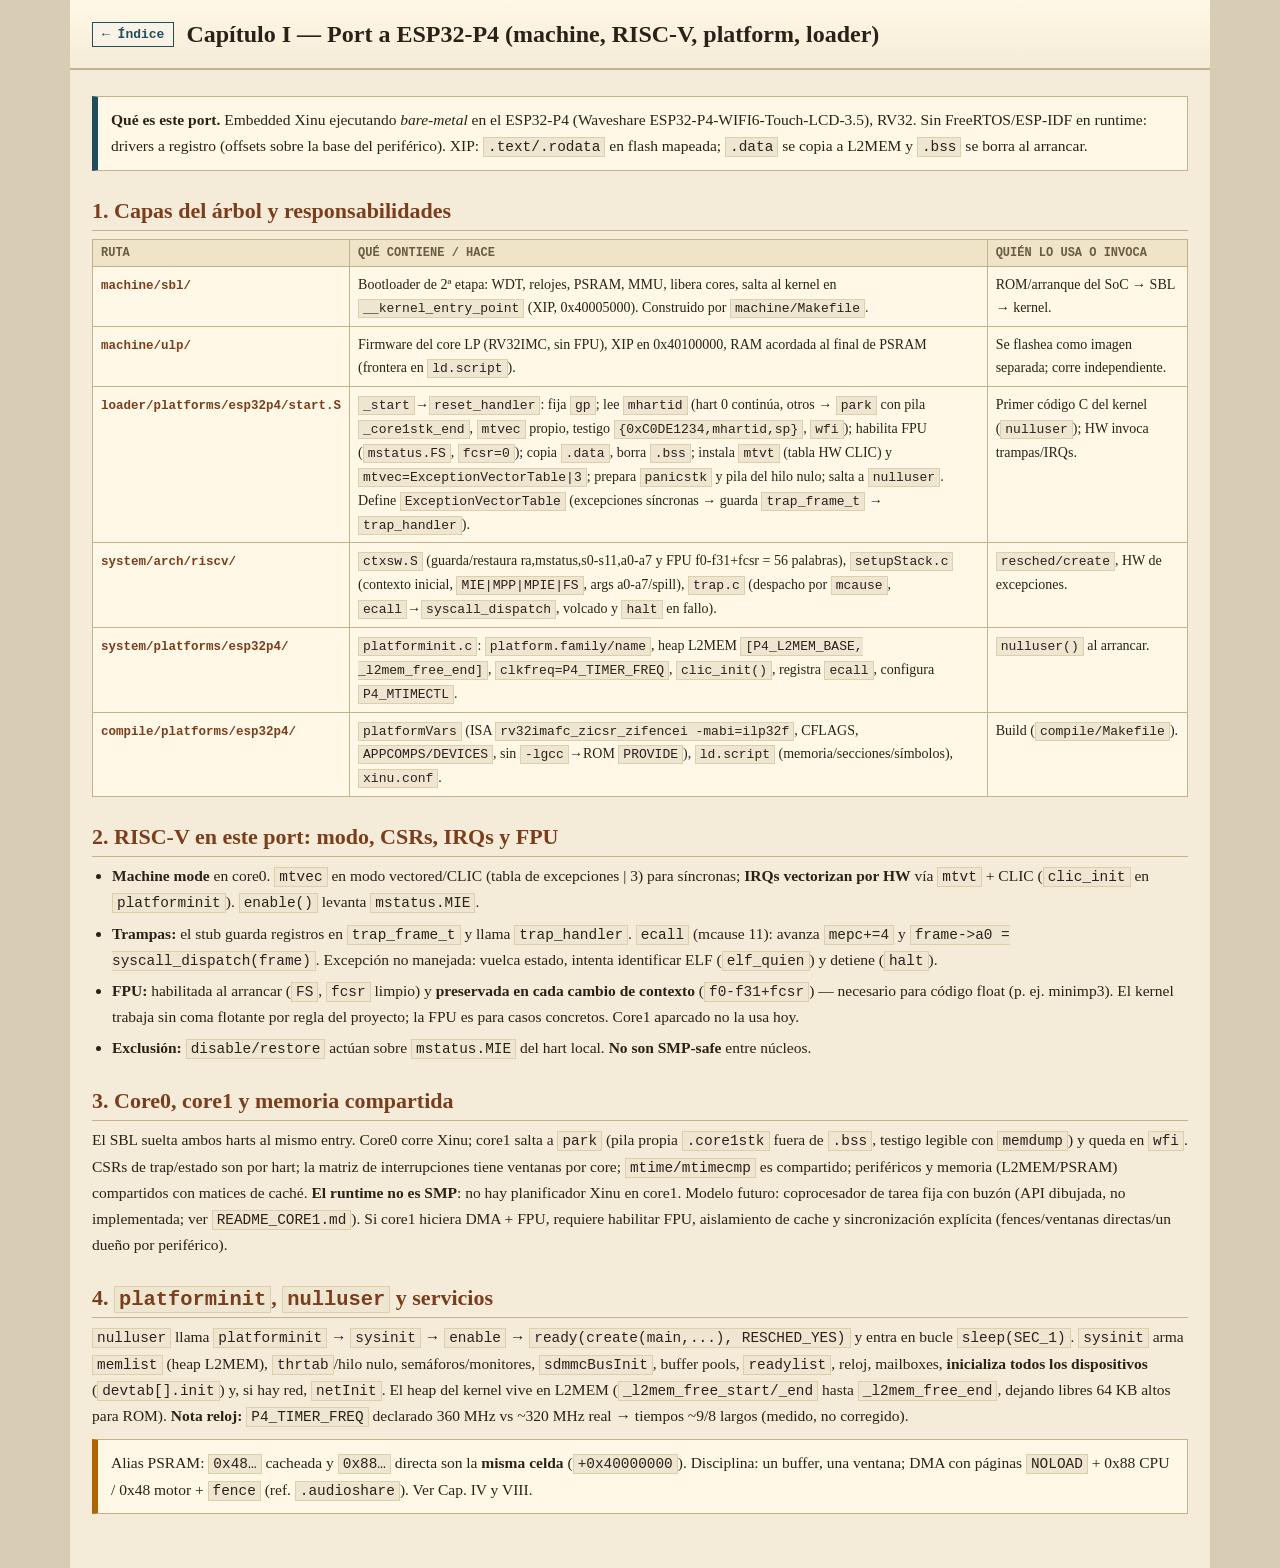
<file: docs/manual/01-port.html>
<!DOCTYPE html>
<html lang="es">
<head>
<meta charset="utf-8"><meta name="viewport" content="width=device-width, initial-scale=1">
<title>I — Port a ESP32-P4 (machine, RISC-V, platform, loader) | Manual Xinu-P4.2</title>
<style>
:root{--paper:#f4ecd8;--paper2:#efe4c8;--ink:#2b2118;--muted:#6b5a46;--rule:#c4b08a;--accent:#7a3e1d;--accent2:#1f4e5f;--hi:#fff8e6;--mono:"Courier New",Courier,ui-monospace,monospace;--serif:Georgia,"Times New Roman",Times,serif}
*{box-sizing:border-box}html{background:#d8ccb4}body{margin:0 auto;max-width:1140px;background:var(--paper);color:var(--ink);font:15.5px/1.68 var(--serif);padding:0 0 28px}
.mast{padding:14px 22px;border-bottom:2px solid var(--rule);background:linear-gradient(180deg,var(--hi),var(--paper));display:flex;gap:12px;align-items:center;flex-wrap:wrap}
.mast a{font:700 13px var(--mono);color:var(--accent2);border:1px solid var(--accent2);padding:4px 9px;text-decoration:none;background:#f8f3e6}.mast a:hover{background:var(--accent2);color:#fff}.mast h1{margin:0;font-size:24px}
main{padding:16px 22px}h2{font-size:22px;margin:22px 0 6px;color:var(--accent);border-bottom:1px solid var(--rule)}h3{font-size:17px;margin:15px 0 4px;color:var(--accent2)}
p,li{margin:5px 0}ul,ol{margin:5px 0 5px 20px;padding:0}code{font-family:var(--mono);font-size:.93em;background:#efe6d2;padding:1px 4px;border:1px solid #dccfaa}
pre{background:#2a2118;color:#f3ead6;border:1px solid #5a4632;padding:11px 13px;overflow:auto;font:12.6px/1.45 var(--mono);white-space:pre-wrap}
.note{border:1px solid var(--rule);border-left:6px solid var(--accent2);background:var(--hi);padding:10px 13px;margin:10px 0}.warn{border-left-color:#b06500}
table{width:100%;border-collapse:collapse;font-size:14px;margin:8px 0;background:var(--hi)}th,td{padding:6px 8px;border:1px solid var(--rule);vertical-align:top;text-align:left}th{background:var(--paper2);font:700 12px var(--mono);text-transform:uppercase;color:var(--muted)}
.file{font:700 12.5px var(--mono);color:var(--accent)}
</style>
</head>
<body>
<div class="mast"><a href="../index.html">← Índice</a><h1>Capítulo I — Port a ESP32-P4 (machine, RISC-V, platform, loader)</h1></div>
<main>
<div class="note"><b>Qué es este port.</b> Embedded Xinu ejecutando <em>bare-metal</em> en el ESP32-P4 (Waveshare ESP32-P4-WIFI6-Touch-LCD-3.5), RV32. Sin FreeRTOS/ESP-IDF en runtime: drivers a registro (offsets sobre la base del periférico). XIP: <code>.text/.rodata</code> en flash mapeada; <code>.data</code> se copia a L2MEM y <code>.bss</code> se borra al arrancar.</div>

<h2>1. Capas del árbol y responsabilidades</h2>
<table>
<tr><th>Ruta</th><th>Qué contiene / hace</th><th>Quién lo usa o invoca</th></tr>
<tr><td><span class="file">machine/sbl/</span></td><td>Bootloader de 2ª etapa: WDT, relojes, PSRAM, MMU, libera cores, salta al kernel en <code>__kernel_entry_point</code> (XIP, 0x40005000). Construido por <code>machine/Makefile</code>.</td><td>ROM/arranque del SoC → SBL → kernel.</td></tr>
<tr><td><span class="file">machine/ulp/</span></td><td>Firmware del core LP (RV32IMC, sin FPU), XIP en 0x40100000, RAM acordada al final de PSRAM (frontera en <code>ld.script</code>).</td><td>Se flashea como imagen separada; corre independiente.</td></tr>
<tr><td><span class="file">loader/platforms/esp32p4/start.S</span></td><td><code>_start</code>→<code>reset_handler</code>: fija <code>gp</code>; lee <code>mhartid</code> (hart 0 continúa, otros → <code>park</code> con pila <code>_core1stk_end</code>, <code>mtvec</code> propio, testigo <code>{0xC0DE1234,mhartid,sp}</code>, <code>wfi</code>); habilita FPU (<code>mstatus.FS</code>, <code>fcsr=0</code>); copia <code>.data</code>, borra <code>.bss</code>; instala <code>mtvt</code> (tabla HW CLIC) y <code>mtvec=ExceptionVectorTable|3</code>; prepara <code>panicstk</code> y pila del hilo nulo; salta a <code>nulluser</code>. Define <code>ExceptionVectorTable</code> (excepciones síncronas → guarda <code>trap_frame_t</code> → <code>trap_handler</code>).</td><td>Primer código C del kernel (<code>nulluser</code>); HW invoca trampas/IRQs.</td></tr>
<tr><td><span class="file">system/arch/riscv/</span></td><td><code>ctxsw.S</code> (guarda/restaura ra,mstatus,s0-s11,a0-a7 y FPU f0-f31+fcsr = 56 palabras), <code>setupStack.c</code> (contexto inicial, <code>MIE|MPP|MPIE|FS</code>, args a0-a7/spill), <code>trap.c</code> (despacho por <code>mcause</code>, <code>ecall</code>→<code>syscall_dispatch</code>, volcado y <code>halt</code> en fallo).</td><td><code>resched/create</code>, HW de excepciones.</td></tr>
<tr><td><span class="file">system/platforms/esp32p4/</span></td><td><code>platforminit.c</code>: <code>platform.family/name</code>, heap L2MEM <code>[P4_L2MEM_BASE, _l2mem_free_end]</code>, <code>clkfreq=P4_TIMER_FREQ</code>, <code>clic_init()</code>, registra <code>ecall</code>, configura <code>P4_MTIMECTL</code>.</td><td><code>nulluser()</code> al arrancar.</td></tr>
<tr><td><span class="file">compile/platforms/esp32p4/</span></td><td><code>platformVars</code> (ISA <code>rv32imafc_zicsr_zifencei -mabi=ilp32f</code>, CFLAGS, <code>APPCOMPS/DEVICES</code>, sin <code>-lgcc</code>→ROM <code>PROVIDE</code>), <code>ld.script</code> (memoria/secciones/símbolos), <code>xinu.conf</code>.</td><td>Build (<code>compile/Makefile</code>).</td></tr>
</table>

<h2>2. RISC-V en este port: modo, CSRs, IRQs y FPU</h2>
<ul>
<li><b>Machine mode</b> en core0. <code>mtvec</code> en modo vectored/CLIC (tabla de excepciones | 3) para síncronas; <b>IRQs vectorizan por HW</b> vía <code>mtvt</code> + CLIC (<code>clic_init</code> en <code>platforminit</code>). <code>enable()</code> levanta <code>mstatus.MIE</code>.</li>
<li><b>Trampas:</b> el stub guarda registros en <code>trap_frame_t</code> y llama <code>trap_handler</code>. <code>ecall</code> (mcause 11): avanza <code>mepc+=4</code> y <code>frame-&gt;a0 = syscall_dispatch(frame)</code>. Excepción no manejada: vuelca estado, intenta identificar ELF (<code>elf_quien</code>) y detiene (<code>halt</code>).</li>
<li><b>FPU:</b> habilitada al arrancar (<code>FS</code>, <code>fcsr</code> limpio) y <b>preservada en cada cambio de contexto</b> (<code>f0-f31+fcsr</code>) — necesario para código float (p. ej. minimp3). El kernel trabaja sin coma flotante por regla del proyecto; la FPU es para casos concretos. Core1 aparcado no la usa hoy.</li>
<li><b>Exclusión:</b> <code>disable/restore</code> actúan sobre <code>mstatus.MIE</code> del hart local. <b>No son SMP-safe</b> entre núcleos.</li>
</ul>

<h2>3. Core0, core1 y memoria compartida</h2>
<p>El SBL suelta ambos harts al mismo entry. Core0 corre Xinu; core1 salta a <code>park</code> (pila propia <code>.core1stk</code> fuera de <code>.bss</code>, testigo legible con <code>memdump</code>) y queda en <code>wfi</code>. CSRs de trap/estado son por hart; la matriz de interrupciones tiene ventanas por core; <code>mtime/mtimecmp</code> es compartido; periféricos y memoria (L2MEM/PSRAM) compartidos con matices de caché. <b>El runtime no es SMP</b>: no hay planificador Xinu en core1. Modelo futuro: coprocesador de tarea fija con buzón (API dibujada, no implementada; ver <code>README_CORE1.md</code>). Si core1 hiciera DMA + FPU, requiere habilitar FPU, aislamiento de cache y sincronización explícita (fences/ventanas directas/un dueño por periférico).</p>

<h2>4. <code>platforminit</code>, <code>nulluser</code> y servicios</h2>
<p><code>nulluser</code> llama <code>platforminit</code> → <code>sysinit</code> → <code>enable</code> → <code>ready(create(main,...), RESCHED_YES)</code> y entra en bucle <code>sleep(SEC_1)</code>. <code>sysinit</code> arma <code>memlist</code> (heap L2MEM), <code>thrtab</code>/hilo nulo, semáforos/monitores, <code>sdmmcBusInit</code>, buffer pools, <code>readylist</code>, reloj, mailboxes, <b>inicializa todos los dispositivos</b> (<code>devtab[].init</code>) y, si hay red, <code>netInit</code>. El heap del kernel vive en L2MEM (<code>_l2mem_free_start/_end</code> hasta <code>_l2mem_free_end</code>, dejando libres 64 KB altos para ROM). <b>Nota reloj:</b> <code>P4_TIMER_FREQ</code> declarado 360 MHz vs ~320 MHz real → tiempos ~9/8 largos (medido, no corregido).</p>

<div class="note warn">Alias PSRAM: <code>0x48…</code> cacheada y <code>0x88…</code> directa son la <b>misma celda</b> (<code>+0x40000000</code>). Disciplina: un buffer, una ventana; DMA con páginas <code>NOLOAD</code> + 0x88 CPU / 0x48 motor + <code>fence</code> (ref. <code>.audioshare</code>). Ver Cap. IV y VIII.</div>

</main>
</body>
</html>
</file>
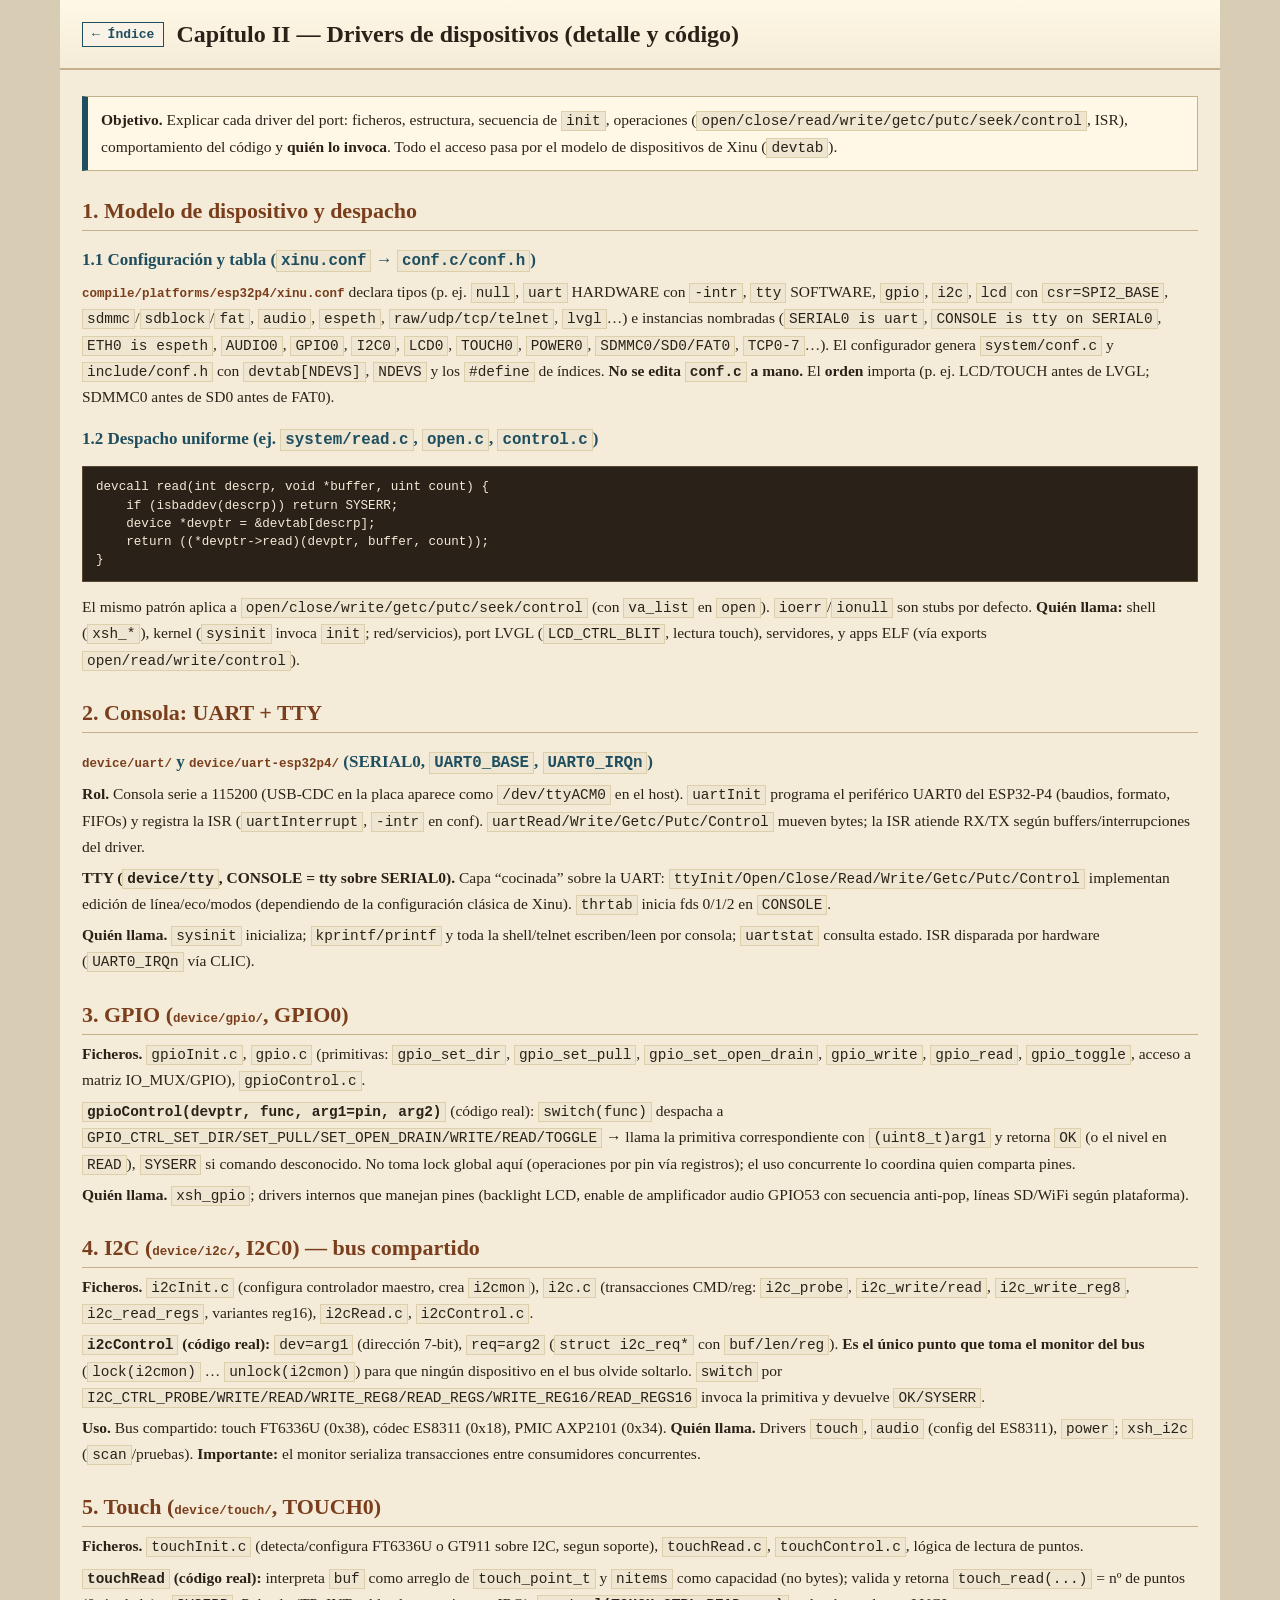
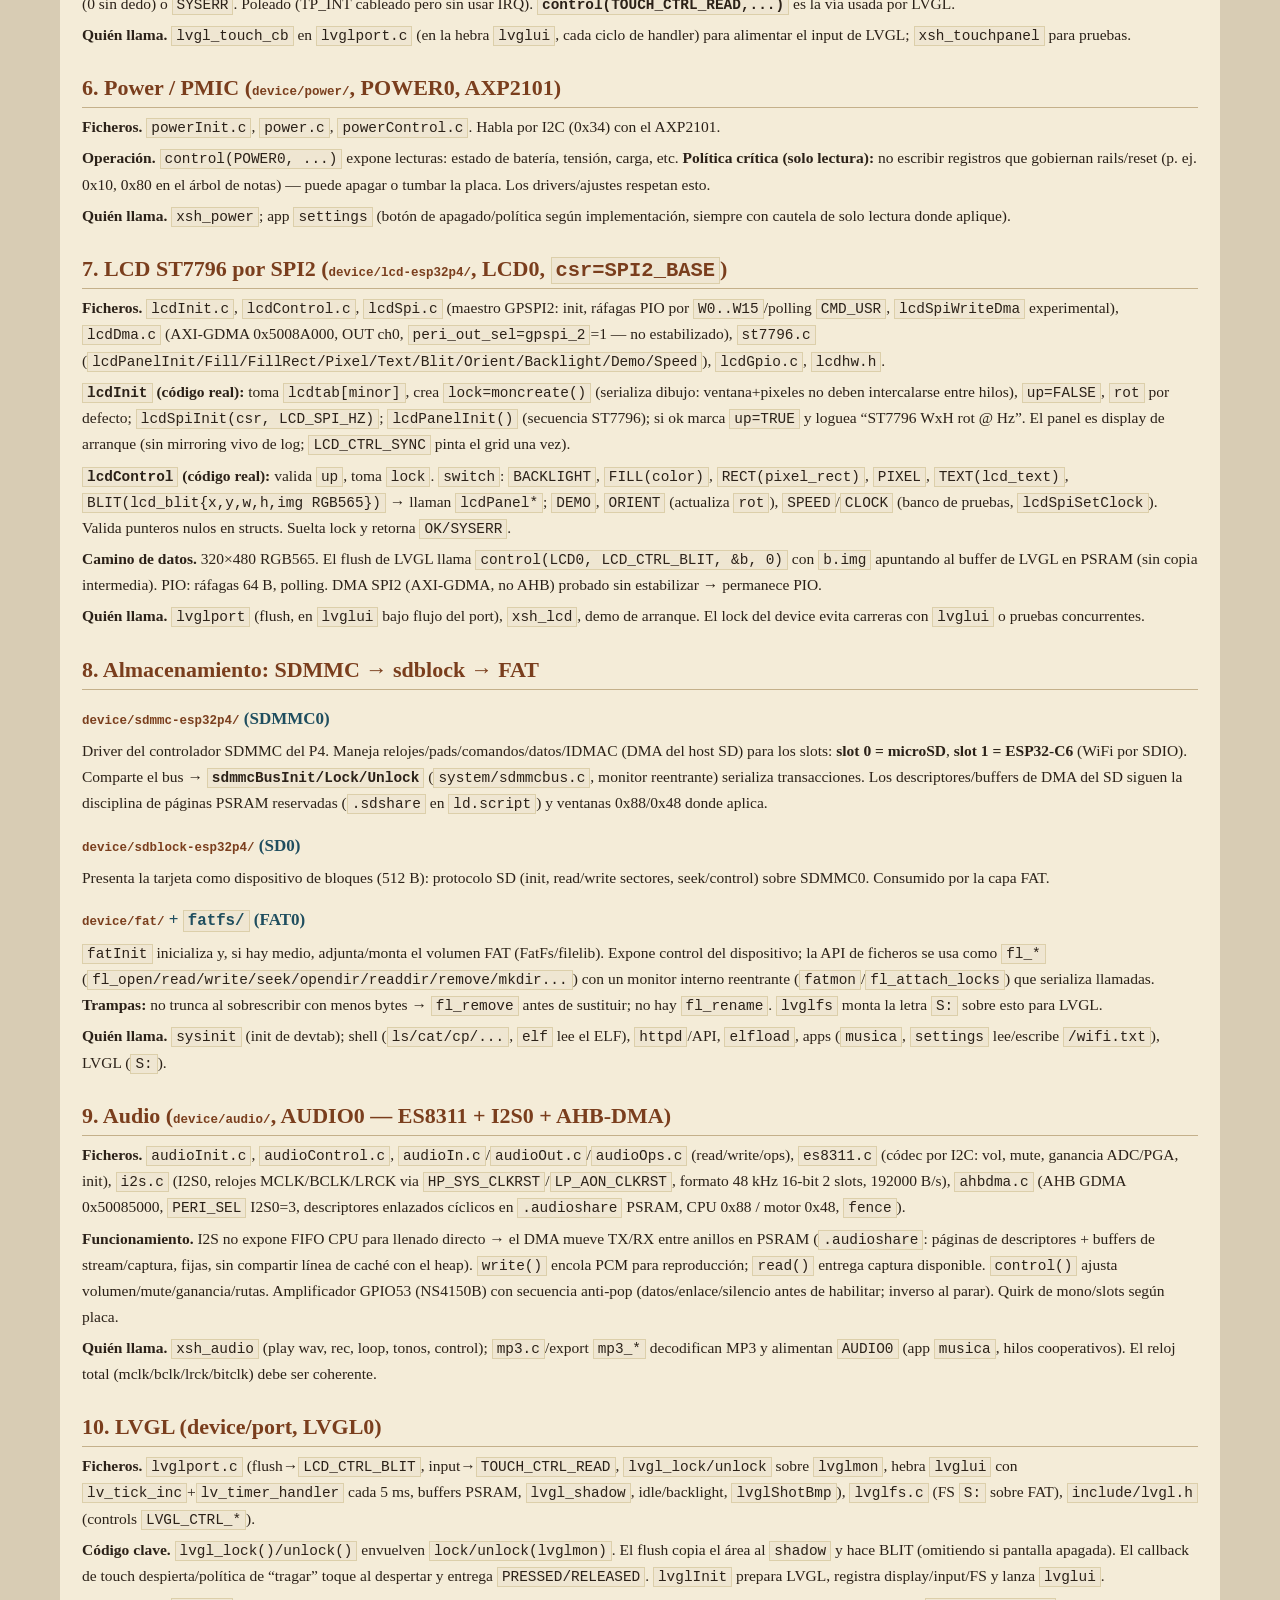
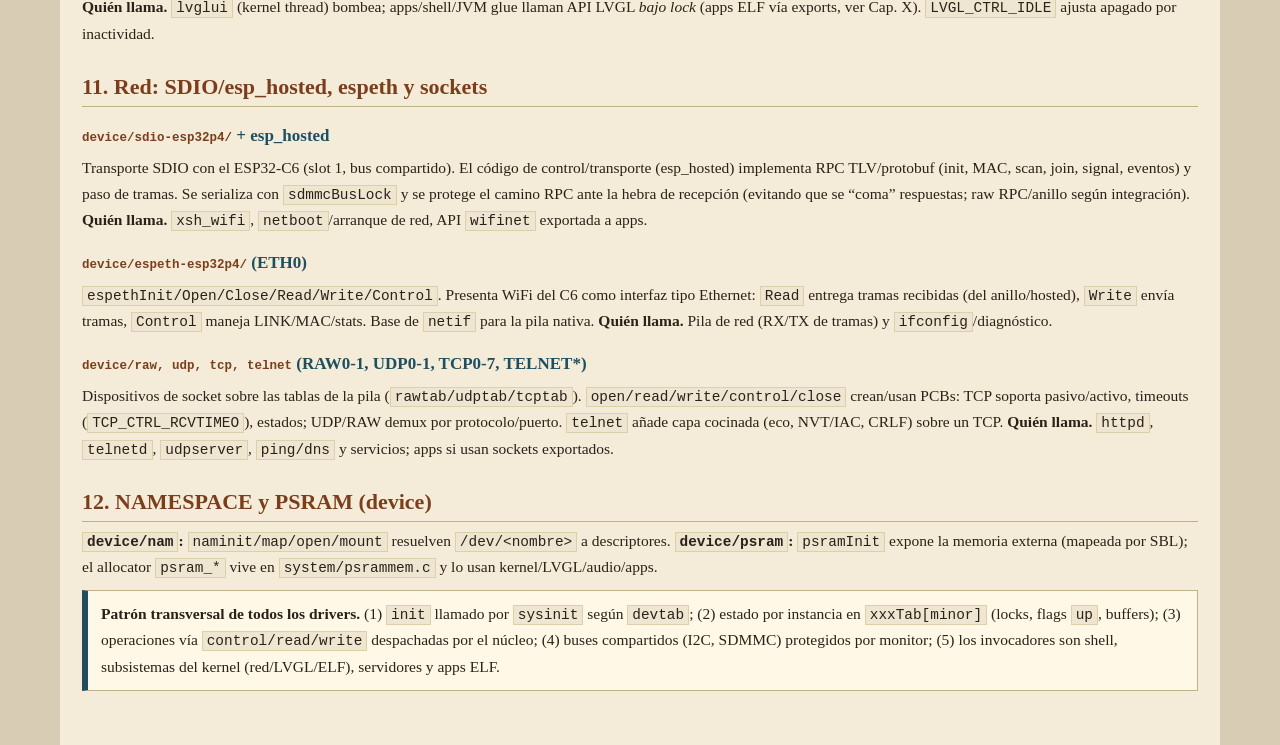
<file: docs/manual/02-devices.html>
<!DOCTYPE html>
<html lang="es">
<head>
<meta charset="utf-8"><meta name="viewport" content="width=device-width, initial-scale=1">
<title>II — Drivers de dispositivos (detalle y código) | Manual Xinu-P4.2</title>
<style>
:root{--paper:#f4ecd8;--paper2:#efe4c8;--ink:#2b2118;--muted:#6b5a46;--rule:#c4b08a;--accent:#7a3e1d;--accent2:#1f4e5f;--stamp:#8b2e2e;--hi:#fff8e6;--mono:"Courier New",Courier,ui-monospace,monospace;--serif:Georgia,"Times New Roman",Times,serif}
*{box-sizing:border-box}html{background:#d8ccb4}
body{margin:0 auto;max-width:1160px;background:var(--paper);color:var(--ink);font:15.5px/1.68 var(--serif);padding:0 0 28px}
.mast{padding:14px 22px;border-bottom:2px solid var(--rule);background:linear-gradient(180deg,var(--hi),var(--paper));display:flex;gap:12px;align-items:center;flex-wrap:wrap}
.mast a{font:700 13px var(--mono);color:var(--accent2);border:1px solid var(--accent2);padding:4px 9px;text-decoration:none;background:#f8f3e6}
.mast a:hover{background:var(--accent2);color:#fff}.mast h1{margin:0;font-size:24px}
main{padding:16px 22px}
h2{font-size:22px;margin:22px 0 6px;color:var(--accent);border-bottom:1px solid var(--rule)}
h3{font-size:17px;margin:15px 0 4px;color:var(--accent2)}
h4{font:700 13.5px var(--mono);margin:11px 0 3px;color:var(--stamp)}
p,li{margin:5px 0} ul,ol{margin:5px 0 5px 20px;padding:0}
code{font-family:var(--mono);font-size:.93em;background:#efe6d2;padding:1px 4px;border:1px solid #dccfaa}
pre{background:#2a2118;color:#f3ead6;border:1px solid #5a4632;padding:11px 13px;overflow:auto;font:12.6px/1.45 var(--mono);white-space:pre-wrap}
pre .c{color:#b7a98e}
.note{border:1px solid var(--rule);border-left:6px solid var(--accent2);background:var(--hi);padding:10px 13px;margin:10px 0}
.warn{border-left-color:#b06500}.danger{border-left-color:var(--stamp)}
table{width:100%;border-collapse:collapse;font-size:13.8px;margin:8px 0;background:var(--hi)}
th,td{padding:6px 8px;border:1px solid var(--rule);vertical-align:top;text-align:left}
th{background:var(--paper2);font:700 12px var(--mono);text-transform:uppercase;color:var(--muted)}
.file{font:700 12.5px var(--mono);color:var(--accent)}
.sig{font:12.5px var(--mono);color:#1a3a44;background:#e8efe8;border:1px solid #b9ccb9;padding:5px 8px;display:block;white-space:pre-wrap}
</style>
</head>
<body>
<div class="mast"><a href="../index.html">← Índice</a><h1>Capítulo II — Drivers de dispositivos (detalle y código)</h1></div>
<main>

<div class="note"><b>Objetivo.</b> Explicar cada driver del port: ficheros, estructura, secuencia de <code>init</code>, operaciones (<code>open/close/read/write/getc/putc/seek/control</code>, ISR), comportamiento del código y <b>quién lo invoca</b>. Todo el acceso pasa por el modelo de dispositivos de Xinu (<code>devtab</code>).</div>

<h2>1. Modelo de dispositivo y despacho</h2>
<h3>1.1 Configuración y tabla (<code>xinu.conf</code> → <code>conf.c/conf.h</code>)</h3>
<p><span class="file">compile/platforms/esp32p4/xinu.conf</span> declara tipos (p. ej. <code>null</code>, <code>uart</code> HARDWARE con <code>-intr</code>, <code>tty</code> SOFTWARE, <code>gpio</code>, <code>i2c</code>, <code>lcd</code> con <code>csr=SPI2_BASE</code>, <code>sdmmc</code>/<code>sdblock</code>/<code>fat</code>, <code>audio</code>, <code>espeth</code>, <code>raw/udp/tcp/telnet</code>, <code>lvgl</code>…) e instancias nombradas (<code>SERIAL0 is uart</code>, <code>CONSOLE is tty on SERIAL0</code>, <code>ETH0 is espeth</code>, <code>AUDIO0</code>, <code>GPIO0</code>, <code>I2C0</code>, <code>LCD0</code>, <code>TOUCH0</code>, <code>POWER0</code>, <code>SDMMC0/SD0/FAT0</code>, <code>TCP0-7</code>…). El configurador genera <code>system/conf.c</code> y <code>include/conf.h</code> con <code>devtab[NDEVS]</code>, <code>NDEVS</code> y los <code>#define</code> de índices. <b>No se edita <code>conf.c</code> a mano.</b> El <b>orden</b> importa (p. ej. LCD/TOUCH antes de LVGL; SDMMC0 antes de SD0 antes de FAT0).</p>

<h3>1.2 Despacho uniforme (ej. <code>system/read.c</code>, <code>open.c</code>, <code>control.c</code>)</h3>
<pre>devcall read(int descrp, void *buffer, uint count) {
    if (isbaddev(descrp)) return SYSERR;
    device *devptr = &devtab[descrp];
    return ((*devptr->read)(devptr, buffer, count));
}</pre>
<p>El mismo patrón aplica a <code>open/close/write/getc/putc/seek/control</code> (con <code>va_list</code> en <code>open</code>). <code>ioerr</code>/<code>ionull</code> son stubs por defecto. <b>Quién llama:</b> shell (<code>xsh_*</code>), kernel (<code>sysinit</code> invoca <code>init</code>; red/servicios), port LVGL (<code>LCD_CTRL_BLIT</code>, lectura touch), servidores, y apps ELF (vía exports <code>open/read/write/control</code>).</p>

<h2>2. Consola: UART + TTY</h2>
<h3><span class="file">device/uart/</span> y <span class="file">device/uart-esp32p4/</span> (SERIAL0, <code>UART0_BASE</code>, <code>UART0_IRQn</code>)</h3>
<p><b>Rol.</b> Consola serie a 115200 (USB-CDC en la placa aparece como <code>/dev/ttyACM0</code> en el host). <code>uartInit</code> programa el periférico UART0 del ESP32-P4 (baudios, formato, FIFOs) y registra la ISR (<code>uartInterrupt</code>, <code>-intr</code> en conf). <code>uartRead/Write/Getc/Putc/Control</code> mueven bytes; la ISR atiende RX/TX según buffers/interrupciones del driver.</p>
<p><b>TTY (<code>device/tty</code>, CONSOLE = tty sobre SERIAL0).</b> Capa “cocinada” sobre la UART: <code>ttyInit/Open/Close/Read/Write/Getc/Putc/Control</code> implementan edición de línea/eco/modos (dependiendo de la configuración clásica de Xinu). <code>thrtab</code> inicia fds 0/1/2 en <code>CONSOLE</code>.</p>
<p><b>Quién llama.</b> <code>sysinit</code> inicializa; <code>kprintf/printf</code> y toda la shell/telnet escriben/leen por consola; <code>uartstat</code> consulta estado. ISR disparada por hardware (<code>UART0_IRQn</code> vía CLIC).</p>

<h2>3. GPIO (<span class="file">device/gpio/</span>, GPIO0)</h2>
<p><b>Ficheros.</b> <code>gpioInit.c</code>, <code>gpio.c</code> (primitivas: <code>gpio_set_dir</code>, <code>gpio_set_pull</code>, <code>gpio_set_open_drain</code>, <code>gpio_write</code>, <code>gpio_read</code>, <code>gpio_toggle</code>, acceso a matriz IO_MUX/GPIO), <code>gpioControl.c</code>.</p>
<p><b><code>gpioControl(devptr, func, arg1=pin, arg2)</code></b> (código real): <code>switch(func)</code> despacha a <code>GPIO_CTRL_SET_DIR/SET_PULL/SET_OPEN_DRAIN/WRITE/READ/TOGGLE</code> → llama la primitiva correspondiente con <code>(uint8_t)arg1</code> y retorna <code>OK</code> (o el nivel en <code>READ</code>), <code>SYSERR</code> si comando desconocido. No toma lock global aquí (operaciones por pin vía registros); el uso concurrente lo coordina quien comparta pines.</p>
<p><b>Quién llama.</b> <code>xsh_gpio</code>; drivers internos que manejan pines (backlight LCD, enable de amplificador audio GPIO53 con secuencia anti-pop, líneas SD/WiFi según plataforma).</p>

<h2>4. I2C (<span class="file">device/i2c/</span>, I2C0) — bus compartido</h2>
<p><b>Ficheros.</b> <code>i2cInit.c</code> (configura controlador maestro, crea <code>i2cmon</code>), <code>i2c.c</code> (transacciones CMD/reg: <code>i2c_probe</code>, <code>i2c_write/read</code>, <code>i2c_write_reg8</code>, <code>i2c_read_regs</code>, variantes reg16), <code>i2cRead.c</code>, <code>i2cControl.c</code>.</p>
<p><b><code>i2cControl</code> (código real):</b> <code>dev=arg1</code> (dirección 7-bit), <code>req=arg2</code> (<code>struct i2c_req*</code> con <code>buf/len/reg</code>). <b>Es el único punto que toma el monitor del bus</b> (<code>lock(i2cmon)</code> … <code>unlock(i2cmon)</code>) para que ningún dispositivo en el bus olvide soltarlo. <code>switch</code> por <code>I2C_CTRL_PROBE/WRITE/READ/WRITE_REG8/READ_REGS/WRITE_REG16/READ_REGS16</code> invoca la primitiva y devuelve <code>OK/SYSERR</code>.</p>
<p><b>Uso.</b> Bus compartido: touch FT6336U (0x38), códec ES8311 (0x18), PMIC AXP2101 (0x34). <b>Quién llama.</b> Drivers <code>touch</code>, <code>audio</code> (config del ES8311), <code>power</code>; <code>xsh_i2c</code> (<code>scan</code>/pruebas). <b>Importante:</b> el monitor serializa transacciones entre consumidores concurrentes.</p>

<h2>5. Touch (<span class="file">device/touch/</span>, TOUCH0)</h2>
<p><b>Ficheros.</b> <code>touchInit.c</code> (detecta/configura FT6336U o GT911 sobre I2C, segun soporte), <code>touchRead.c</code>, <code>touchControl.c</code>, lógica de lectura de puntos.</p>
<p><b><code>touchRead</code> (código real):</b> interpreta <code>buf</code> como arreglo de <code>touch_point_t</code> y <code>nitems</code> como capacidad (no bytes); valida y retorna <code>touch_read(...)</code> = nº de puntos (0 sin dedo) o <code>SYSERR</code>. Poleado (TP_INT cableado pero sin usar IRQ). <b><code>control(TOUCH_CTRL_READ,...)</code></b> es la vía usada por LVGL.</p>
<p><b>Quién llama.</b> <code>lvgl_touch_cb</code> en <code>lvglport.c</code> (en la hebra <code>lvglui</code>, cada ciclo de handler) para alimentar el input de LVGL; <code>xsh_touchpanel</code> para pruebas.</p>

<h2>6. Power / PMIC (<span class="file">device/power/</span>, POWER0, AXP2101)</h2>
<p><b>Ficheros.</b> <code>powerInit.c</code>, <code>power.c</code>, <code>powerControl.c</code>. Habla por I2C (0x34) con el AXP2101.</p>
<p><b>Operación.</b> <code>control(POWER0, ...)</code> expone lecturas: estado de batería, tensión, carga, etc. <b>Política crítica (solo lectura):</b> no escribir registros que gobiernan rails/reset (p. ej. 0x10, 0x80 en el árbol de notas) — puede apagar o tumbar la placa. Los drivers/ajustes respetan esto.</p>
<p><b>Quién llama.</b> <code>xsh_power</code>; app <code>settings</code> (botón de apagado/política según implementación, siempre con cautela de solo lectura donde aplique).</p>

<h2>7. LCD ST7796 por SPI2 (<span class="file">device/lcd-esp32p4/</span>, LCD0, <code>csr=SPI2_BASE</code>)</h2>
<p><b>Ficheros.</b> <code>lcdInit.c</code>, <code>lcdControl.c</code>, <code>lcdSpi.c</code> (maestro GPSPI2: init, ráfagas PIO por <code>W0..W15</code>/polling <code>CMD_USR</code>, <code>lcdSpiWriteDma</code> experimental), <code>lcdDma.c</code> (AXI-GDMA 0x5008A000, OUT ch0, <code>peri_out_sel=gpspi_2</code>=1 — no estabilizado), <code>st7796.c</code> (<code>lcdPanelInit/Fill/FillRect/Pixel/Text/Blit/Orient/Backlight/Demo/Speed</code>), <code>lcdGpio.c</code>, <code>lcdhw.h</code>.</p>
<p><b><code>lcdInit</code> (código real):</b> toma <code>lcdtab[minor]</code>, crea <code>lock=moncreate()</code> (serializa dibujo: ventana+pixeles no deben intercalarse entre hilos), <code>up=FALSE</code>, <code>rot</code> por defecto; <code>lcdSpiInit(csr, LCD_SPI_HZ)</code>; <code>lcdPanelInit()</code> (secuencia ST7796); si ok marca <code>up=TRUE</code> y loguea “ST7796 WxH rot @ Hz”. El panel es display de arranque (sin mirroring vivo de log; <code>LCD_CTRL_SYNC</code> pinta el grid una vez).</p>
<p><b><code>lcdControl</code> (código real):</b> valida <code>up</code>, toma <code>lock</code>. <code>switch</code>: <code>BACKLIGHT</code>, <code>FILL(color)</code>, <code>RECT(pixel_rect)</code>, <code>PIXEL</code>, <code>TEXT(lcd_text)</code>, <code>BLIT(lcd_blit{x,y,w,h,img RGB565})</code> → llaman <code>lcdPanel*</code>; <code>DEMO</code>, <code>ORIENT</code> (actualiza <code>rot</code>), <code>SPEED</code>/<code>CLOCK</code> (banco de pruebas, <code>lcdSpiSetClock</code>). Valida punteros nulos en structs. Suelta lock y retorna <code>OK/SYSERR</code>.</p>
<p><b>Camino de datos.</b> 320×480 RGB565. El flush de LVGL llama <code>control(LCD0, LCD_CTRL_BLIT, &b, 0)</code> con <code>b.img</code> apuntando al buffer de LVGL en PSRAM (sin copia intermedia). PIO: ráfagas 64 B, polling. DMA SPI2 (AXI-GDMA, no AHB) probado sin estabilizar → permanece PIO.</p>
<p><b>Quién llama.</b> <code>lvglport</code> (flush, en <code>lvglui</code> bajo flujo del port), <code>xsh_lcd</code>, demo de arranque. El lock del device evita carreras con <code>lvglui</code> o pruebas concurrentes.</p>

<h2>8. Almacenamiento: SDMMC → sdblock → FAT</h2>
<h3><span class="file">device/sdmmc-esp32p4/</span> (SDMMC0)</h3>
<p>Driver del controlador SDMMC del P4. Maneja relojes/pads/comandos/datos/IDMAC (DMA del host SD) para los slots: <b>slot 0 = microSD</b>, <b>slot 1 = ESP32-C6</b> (WiFi por SDIO). Comparte el bus → <b><code>sdmmcBusInit/Lock/Unlock</code></b> (<code>system/sdmmcbus.c</code>, monitor reentrante) serializa transacciones. Los descriptores/buffers de DMA del SD siguen la disciplina de páginas PSRAM reservadas (<code>.sdshare</code> en <code>ld.script</code>) y ventanas 0x88/0x48 donde aplica.</p>
<h3><span class="file">device/sdblock-esp32p4/</span> (SD0)</h3>
<p>Presenta la tarjeta como dispositivo de bloques (512 B): protocolo SD (init, read/write sectores, seek/control) sobre SDMMC0. Consumido por la capa FAT.</p>
<h3><span class="file">device/fat/</span> + <code>fatfs/</code> (FAT0)</h3>
<p><code>fatInit</code> inicializa y, si hay medio, adjunta/monta el volumen FAT (FatFs/filelib). Expone control del dispositivo; la API de ficheros se usa como <code>fl_*</code> (<code>fl_open/read/write/seek/opendir/readdir/remove/mkdir...</code>) con un monitor interno reentrante (<code>fatmon</code>/<code>fl_attach_locks</code>) que serializa llamadas. <b>Trampas:</b> no trunca al sobrescribir con menos bytes → <code>fl_remove</code> antes de sustituir; no hay <code>fl_rename</code>. <code>lvglfs</code> monta la letra <code>S:</code> sobre esto para LVGL.</p>
<p><b>Quién llama.</b> <code>sysinit</code> (init de devtab); shell (<code>ls/cat/cp/...</code>, <code>elf</code> lee el ELF), <code>httpd</code>/API, <code>elfload</code>, apps (<code>musica</code>, <code>settings</code> lee/escribe <code>/wifi.txt</code>), LVGL (<code>S:</code>).</p>

<h2>9. Audio (<span class="file">device/audio/</span>, AUDIO0 — ES8311 + I2S0 + AHB-DMA)</h2>
<p><b>Ficheros.</b> <code>audioInit.c</code>, <code>audioControl.c</code>, <code>audioIn.c</code>/<code>audioOut.c</code>/<code>audioOps.c</code> (read/write/ops), <code>es8311.c</code> (códec por I2C: vol, mute, ganancia ADC/PGA, init), <code>i2s.c</code> (I2S0, relojes MCLK/BCLK/LRCK via <code>HP_SYS_CLKRST</code>/<code>LP_AON_CLKRST</code>, formato 48 kHz 16-bit 2 slots, 192000 B/s), <code>ahbdma.c</code> (AHB GDMA 0x50085000, <code>PERI_SEL</code> I2S0=3, descriptores enlazados cíclicos en <code>.audioshare</code> PSRAM, CPU 0x88 / motor 0x48, <code>fence</code>).</p>
<p><b>Funcionamiento.</b> I2S no expone FIFO CPU para llenado directo → el DMA mueve TX/RX entre anillos en PSRAM (<code>.audioshare</code>: páginas de descriptores + buffers de stream/captura, fijas, sin compartir línea de caché con el heap). <code>write()</code> encola PCM para reproducción; <code>read()</code> entrega captura disponible. <code>control()</code> ajusta volumen/mute/ganancia/rutas. Amplificador GPIO53 (NS4150B) con secuencia anti-pop (datos/enlace/silencio antes de habilitar; inverso al parar). Quirk de mono/slots según placa.</p>
<p><b>Quién llama.</b> <code>xsh_audio</code> (play wav, rec, loop, tonos, control); <code>mp3.c</code>/export <code>mp3_*</code> decodifican MP3 y alimentan <code>AUDIO0</code> (app <code>musica</code>, hilos cooperativos). El reloj total (mclk/bclk/lrck/bitclk) debe ser coherente.</p>

<h2>10. LVGL (device/port, LVGL0)</h2>
<p><b>Ficheros.</b> <code>lvglport.c</code> (flush→<code>LCD_CTRL_BLIT</code>, input→<code>TOUCH_CTRL_READ</code>, <code>lvgl_lock/unlock</code> sobre <code>lvglmon</code>, hebra <code>lvglui</code> con <code>lv_tick_inc</code>+<code>lv_timer_handler</code> cada 5 ms, buffers PSRAM, <code>lvgl_shadow</code>, idle/backlight, <code>lvglShotBmp</code>), <code>lvglfs.c</code> (FS <code>S:</code> sobre FAT), <code>include/lvgl.h</code> (controls <code>LVGL_CTRL_*</code>).</p>
<p><b>Código clave.</b> <code>lvgl_lock()/unlock()</code> envuelven <code>lock/unlock(lvglmon)</code>. El flush copia el área al <code>shadow</code> y hace BLIT (omitiendo si pantalla apagada). El callback de touch despierta/política de “tragar” toque al despertar y entrega <code>PRESSED/RELEASED</code>. <code>lvglInit</code> prepara LVGL, registra display/input/FS y lanza <code>lvglui</code>.</p>
<p><b>Quién llama.</b> <code>lvglui</code> (kernel thread) bombea; apps/shell/JVM glue llaman API LVGL <em>bajo lock</em> (apps ELF vía exports, ver Cap. X). <code>LVGL_CTRL_IDLE</code> ajusta apagado por inactividad.</p>

<h2>11. Red: SDIO/esp_hosted, espeth y sockets</h2>
<h3><span class="file">device/sdio-esp32p4/</span> + esp_hosted</h3>
<p>Transporte SDIO con el ESP32-C6 (slot 1, bus compartido). El código de control/transporte (esp_hosted) implementa RPC TLV/protobuf (init, MAC, scan, join, signal, eventos) y paso de tramas. Se serializa con <code>sdmmcBusLock</code> y se protege el camino RPC ante la hebra de recepción (evitando que se “coma” respuestas; raw RPC/anillo según integración). <b>Quién llama.</b> <code>xsh_wifi</code>, <code>netboot</code>/arranque de red, API <code>wifinet</code> exportada a apps.</p>

<h3><span class="file">device/espeth-esp32p4/</span> (ETH0)</h3>
<p><code>espethInit/Open/Close/Read/Write/Control</code>. Presenta WiFi del C6 como interfaz tipo Ethernet: <code>Read</code> entrega tramas recibidas (del anillo/hosted), <code>Write</code> envía tramas, <code>Control</code> maneja LINK/MAC/stats. Base de <code>netif</code> para la pila nativa. <b>Quién llama.</b> Pila de red (RX/TX de tramas) y <code>ifconfig</code>/diagnóstico.</p>

<h3><span class="file">device/raw, udp, tcp, telnet</span> (RAW0-1, UDP0-1, TCP0-7, TELNET*)</h3>
<p>Dispositivos de socket sobre las tablas de la pila (<code>rawtab/udptab/tcptab</code>). <code>open/read/write/control/close</code> crean/usan PCBs: TCP soporta pasivo/activo, timeouts (<code>TCP_CTRL_RCVTIMEO</code>), estados; UDP/RAW demux por protocolo/puerto. <code>telnet</code> añade capa cocinada (eco, NVT/IAC, CRLF) sobre un TCP. <b>Quién llama.</b> <code>httpd</code>, <code>telnetd</code>, <code>udpserver</code>, <code>ping/dns</code> y servicios; apps si usan sockets exportados.</p>

<h2>12. NAMESPACE y PSRAM (device)</h2>
<p><b><code>device/nam</code>:</b> <code>naminit/map/open/mount</code> resuelven <code>/dev/&lt;nombre&gt;</code> a descriptores. <b><code>device/psram</code>:</b> <code>psramInit</code> expone la memoria externa (mapeada por SBL); el allocator <code>psram_*</code> vive en <code>system/psrammem.c</code> y lo usan kernel/LVGL/audio/apps.</p>

<div class="note"><b>Patrón transversal de todos los drivers.</b> (1) <code>init</code> llamado por <code>sysinit</code> según <code>devtab</code>; (2) estado por instancia en <code>xxxTab[minor]</code> (locks, flags <code>up</code>, buffers); (3) operaciones vía <code>control/read/write</code> despachadas por el núcleo; (4) buses compartidos (I2C, SDMMC) protegidos por monitor; (5) los invocadores son shell, subsistemas del kernel (red/LVGL/ELF), servidores y apps ELF.</div>

</main>
</body>
</html>
</file>
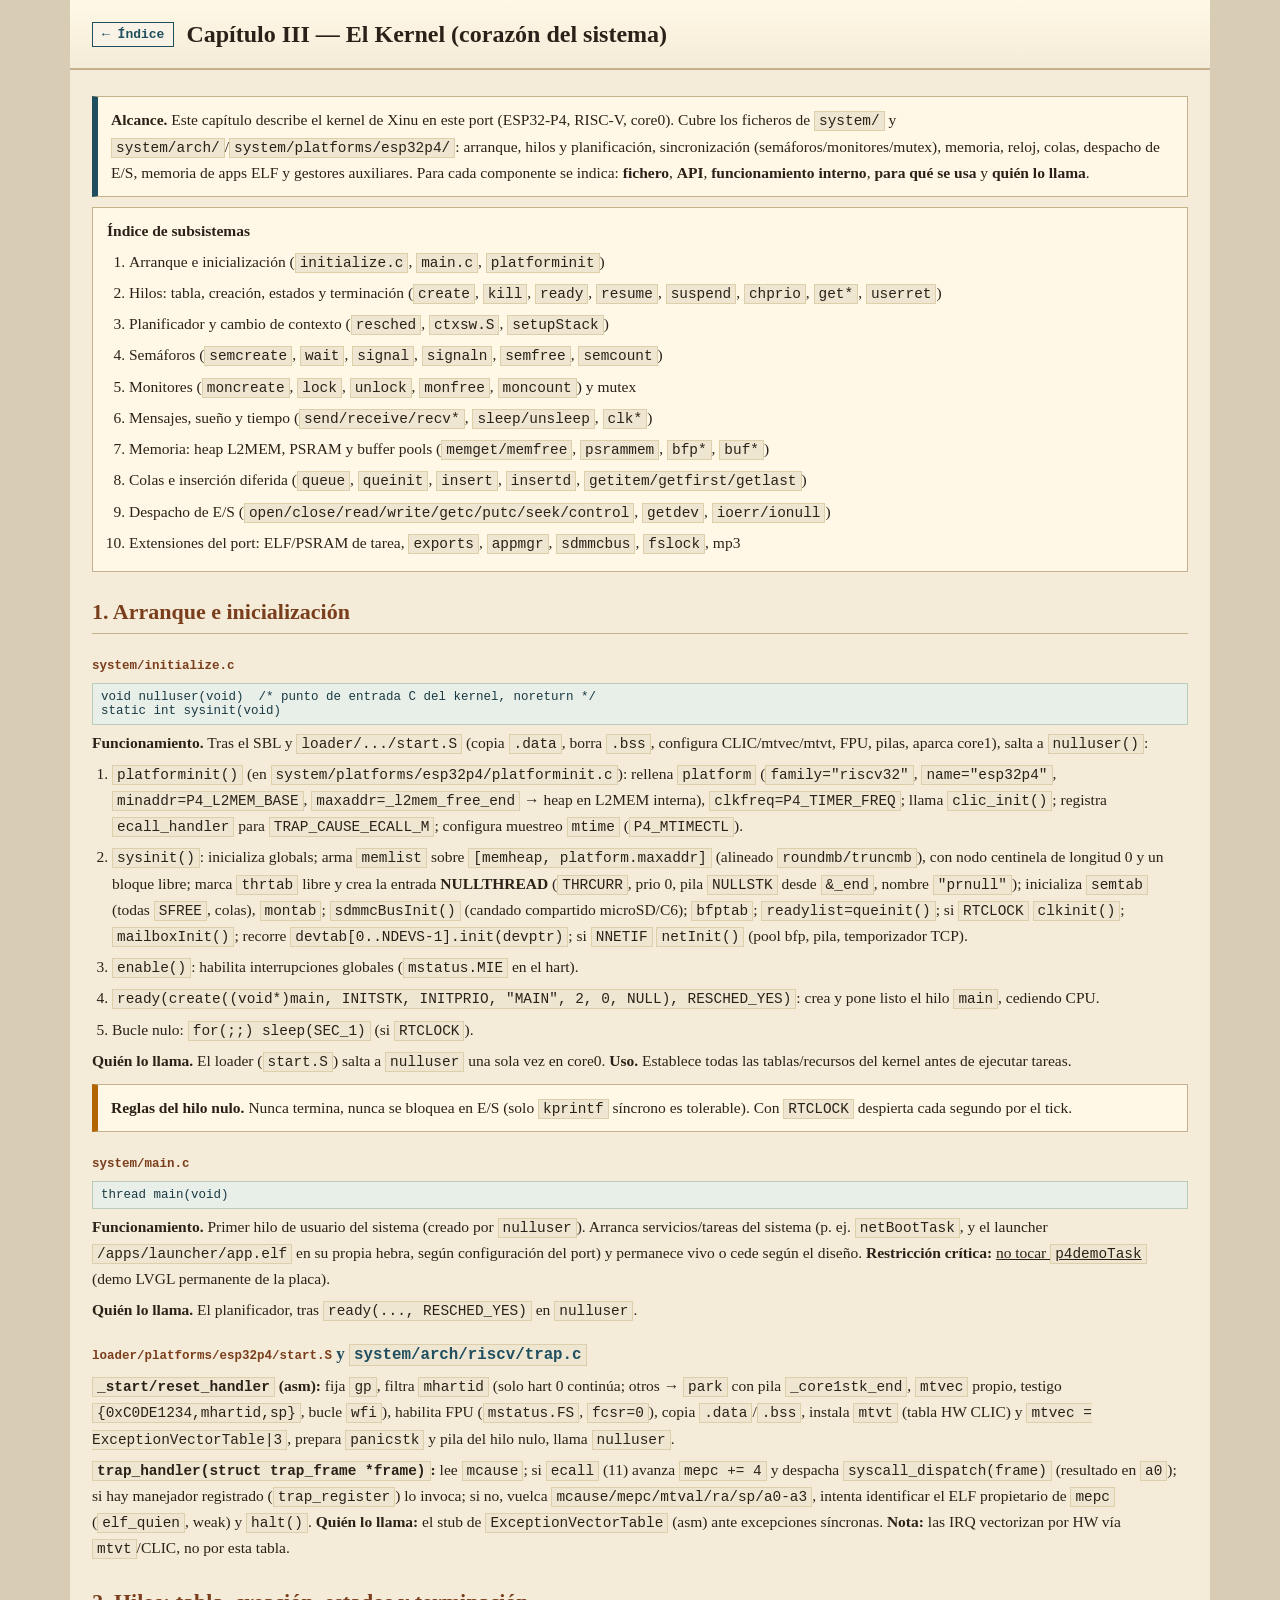
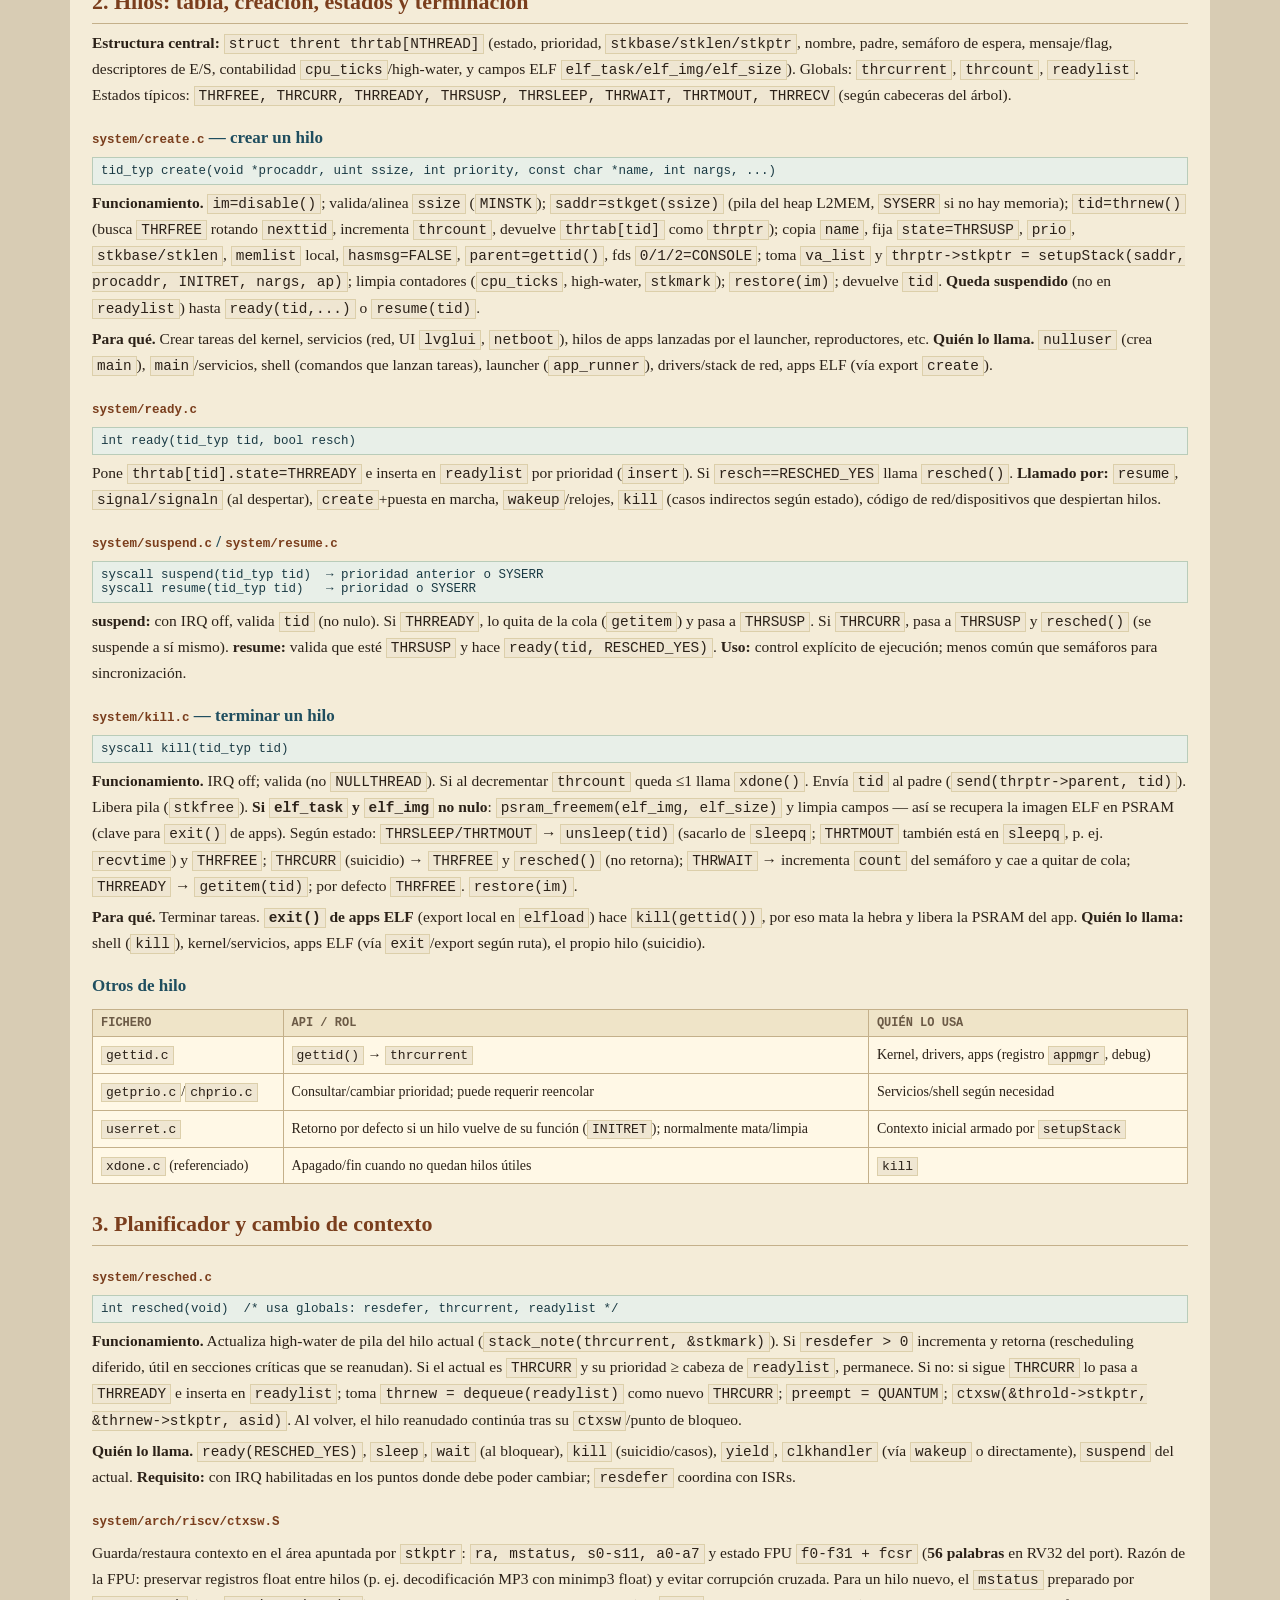
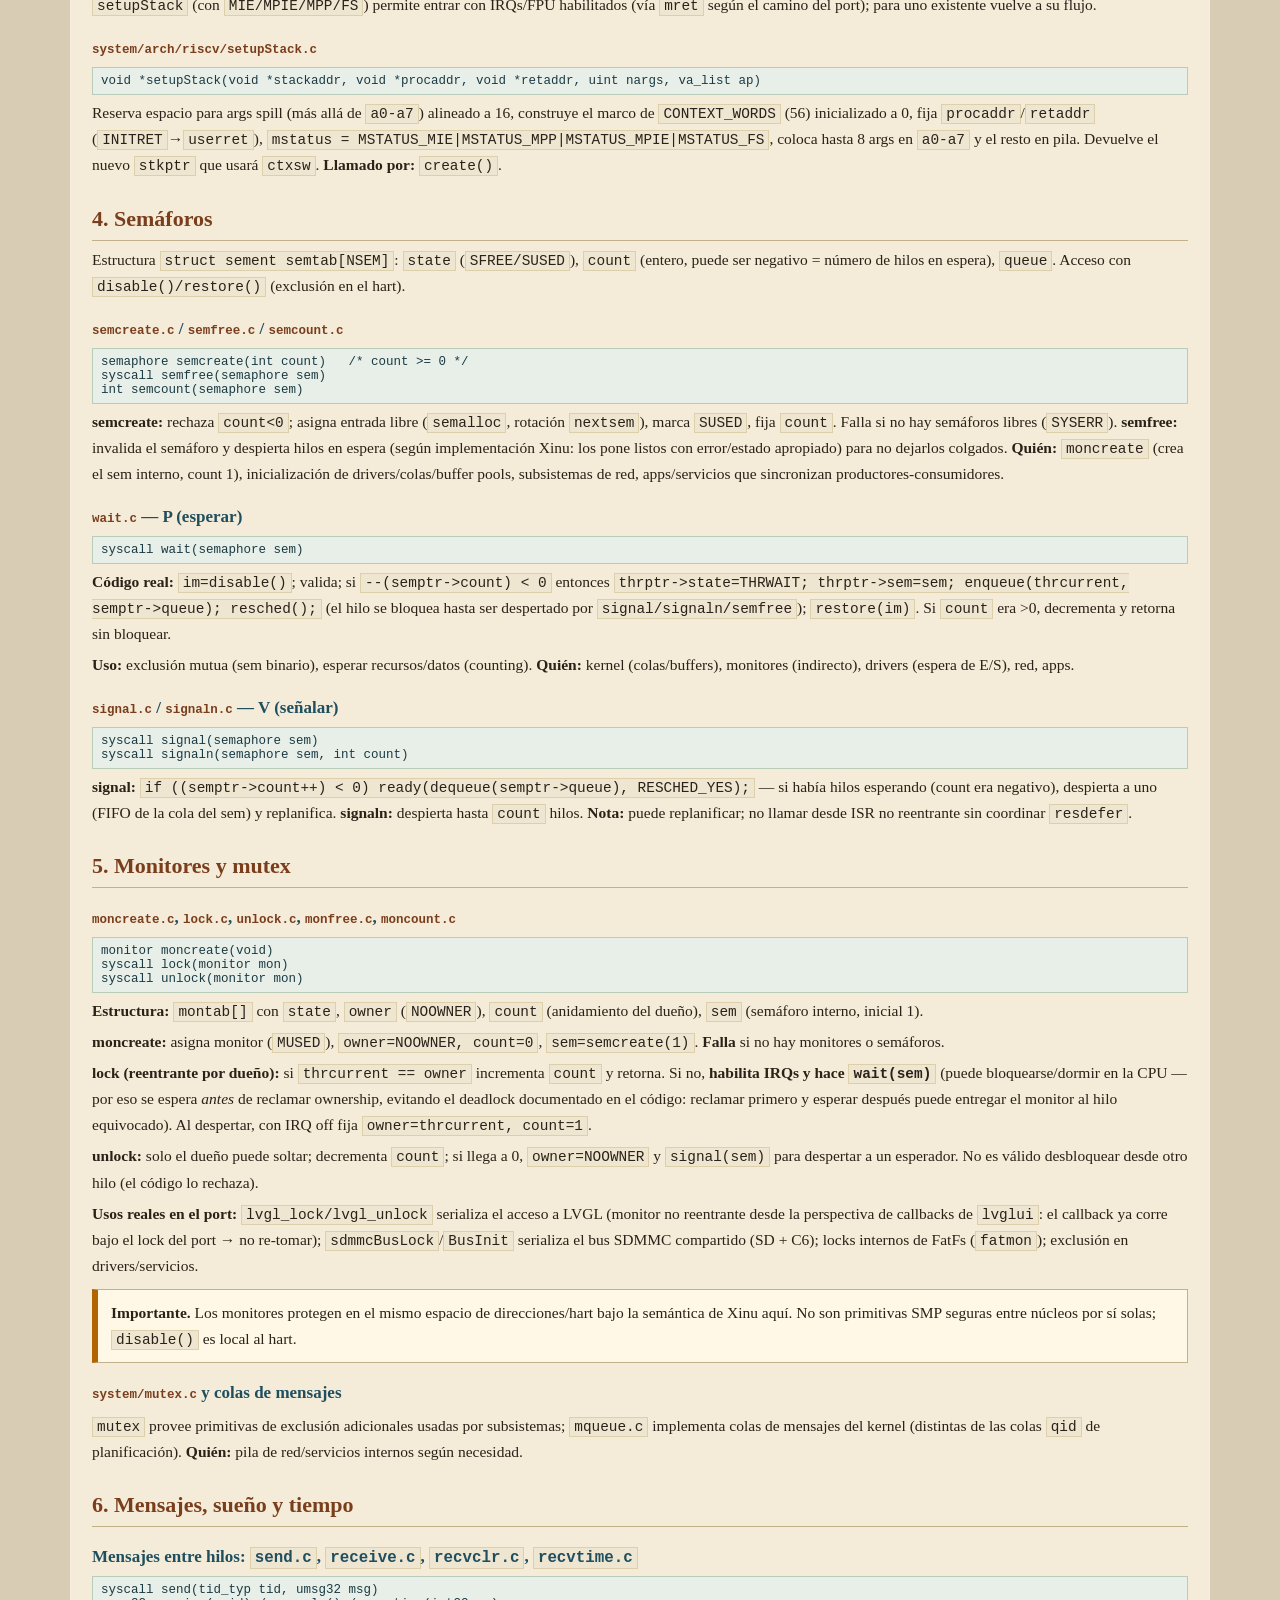
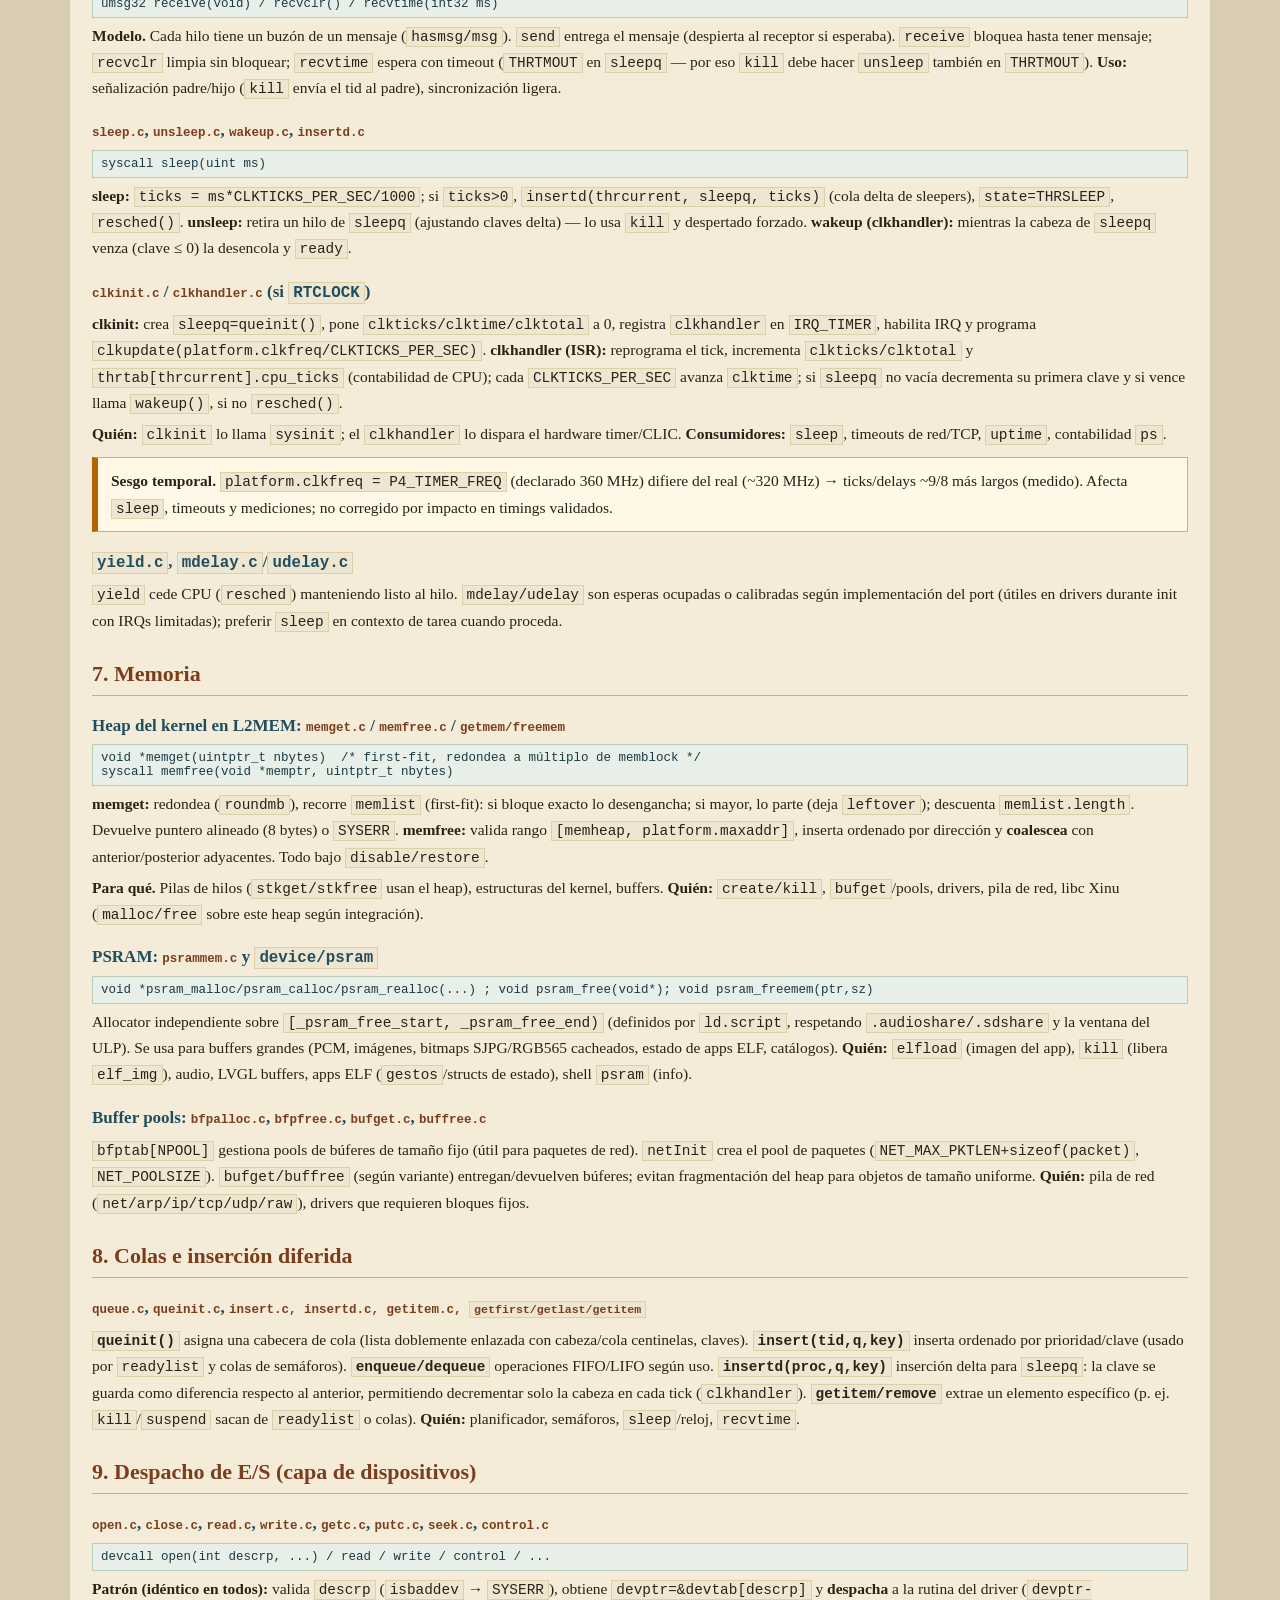
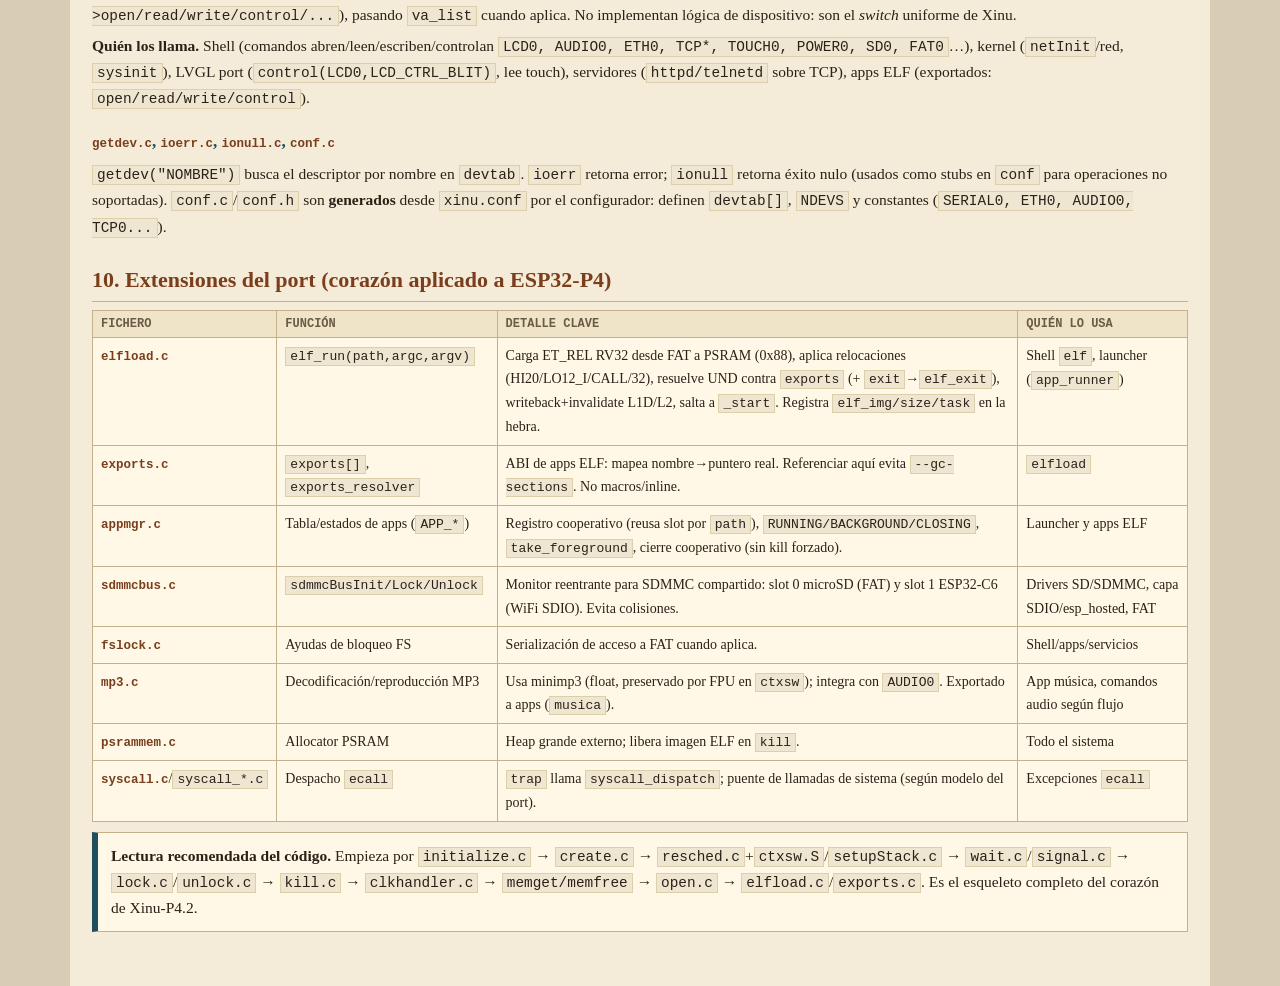
<file: docs/manual/03-kernel.html>
<!DOCTYPE html>
<html lang="es">
<head>
<meta charset="utf-8"><meta name="viewport" content="width=device-width, initial-scale=1">
<title>III — El Kernel (corazón del sistema) | Manual Xinu-P4.2</title>
<style>
:root{--paper:#f4ecd8;--paper2:#efe4c8;--ink:#2b2118;--muted:#6b5a46;--rule:#c4b08a;--accent:#7a3e1d;--accent2:#1f4e5f;--stamp:#8b2e2e;--hi:#fff8e6;--mono:"Courier New",Courier,ui-monospace,monospace;--serif:Georgia,"Times New Roman",Times,serif}
*{box-sizing:border-box}html{background:#d8ccb4}
body{margin:0 auto;max-width:1140px;background:var(--paper);color:var(--ink);font:15.5px/1.68 var(--serif);padding:0 0 28px}
.mast{padding:14px 22px;border-bottom:2px solid var(--rule);background:linear-gradient(180deg,var(--hi),var(--paper));display:flex;gap:12px;align-items:center;flex-wrap:wrap}
.mast a{font:700 13px var(--mono);color:var(--accent2);border:1px solid var(--accent2);padding:4px 9px;text-decoration:none;background:#f8f3e6}
.mast a:hover{background:var(--accent2);color:#fff}
.mast h1{margin:0;font-size:24px}
main{padding:16px 22px}
h2{font-size:22px;margin:22px 0 6px;color:var(--accent);border-bottom:1px solid var(--rule);padding-bottom:2px}
h3{font-size:17px;margin:16px 0 4px;color:var(--accent2)}
h4{font:700 13.5px var(--mono);margin:12px 0 3px;color:var(--stamp);text-transform:uppercase;letter-spacing:.04em}
p,li{margin:5px 0} ul,ol{margin:5px 0 5px 20px;padding:0}
code,kbd{font-family:var(--mono);font-size:.93em;background:#efe6d2;padding:1px 4px;border:1px solid #dccfaa}
pre{background:#2a2118;color:#f3ead6;border:1px solid #5a4632;padding:11px 13px;overflow:auto;font:12.8px/1.45 var(--mono);white-space:pre-wrap}
pre .c{color:#b7a98e} pre .k{color:#f0c674} pre .f{color:#8abeb7} pre .s{color:#b5bd68}
.note{border:1px solid var(--rule);border-left:6px solid var(--accent2);background:var(--hi);padding:10px 13px;margin:10px 0}
.warn{border-left-color:#b06500}.danger{border-left-color:var(--stamp)}
table{width:100%;border-collapse:collapse;font-size:14px;margin:8px 0;background:var(--hi)}
th,td{padding:6px 8px;border:1px solid var(--rule);vertical-align:top;text-align:left}
th{background:var(--paper2);font:700 12px var(--mono);text-transform:uppercase;color:var(--muted)}
.file{font:700 12.5px var(--mono);color:var(--accent)}
.sig{font:12.5px var(--mono);color:#1a3a44;background:#e8efe8;border:1px solid #b9ccb9;padding:6px 8px;margin:4px 0;display:block;white-space:pre-wrap}
.toc{border:1px solid var(--rule);background:var(--hi);padding:10px 14px;margin:8px 0}
.toc ol{margin:4px 0 0 22px}
</style>
</head>
<body>
<div class="mast"><a href="../index.html">← Índice</a><h1>Capítulo III — El Kernel (corazón del sistema)</h1></div>
<main>

<div class="note">
<b>Alcance.</b> Este capítulo describe el kernel de Xinu en este port (ESP32-P4, RISC-V, core0). Cubre los ficheros de <code>system/</code> y <code>system/arch/</code>/<code>system/platforms/esp32p4/</code>: arranque, hilos y planificación, sincronización (semáforos/monitores/mutex), memoria, reloj, colas, despacho de E/S, memoria de apps ELF y gestores auxiliares. Para cada componente se indica: <b>fichero</b>, <b>API</b>, <b>funcionamiento interno</b>, <b>para qué se usa</b> y <b>quién lo llama</b>.
</div>

<div class="toc"><b>Índice de subsistemas</b>
<ol>
<li>Arranque e inicialización (<code>initialize.c</code>, <code>main.c</code>, <code>platforminit</code>)</li>
<li>Hilos: tabla, creación, estados y terminación (<code>create</code>, <code>kill</code>, <code>ready</code>, <code>resume</code>, <code>suspend</code>, <code>chprio</code>, <code>get*</code>, <code>userret</code>)</li>
<li>Planificador y cambio de contexto (<code>resched</code>, <code>ctxsw.S</code>, <code>setupStack</code>)</li>
<li>Semáforos (<code>semcreate</code>, <code>wait</code>, <code>signal</code>, <code>signaln</code>, <code>semfree</code>, <code>semcount</code>)</li>
<li>Monitores (<code>moncreate</code>, <code>lock</code>, <code>unlock</code>, <code>monfree</code>, <code>moncount</code>) y mutex</li>
<li>Mensajes, sueño y tiempo (<code>send/receive/recv*</code>, <code>sleep/unsleep</code>, <code>clk*</code>)</li>
<li>Memoria: heap L2MEM, PSRAM y buffer pools (<code>memget/memfree</code>, <code>psrammem</code>, <code>bfp*</code>, <code>buf*</code>)</li>
<li>Colas e inserción diferida (<code>queue</code>, <code>queinit</code>, <code>insert</code>, <code>insertd</code>, <code>getitem/getfirst/getlast</code>)</li>
<li>Despacho de E/S (<code>open/close/read/write/getc/putc/seek/control</code>, <code>getdev</code>, <code>ioerr/ionull</code>)</li>
<li>Extensiones del port: ELF/PSRAM de tarea, <code>exports</code>, <code>appmgr</code>, <code>sdmmcbus</code>, <code>fslock</code>, mp3</li>
</ol></div>

<h2>1. Arranque e inicialización</h2>
<h3><span class="file">system/initialize.c</span></h3>
<span class="sig">void nulluser(void)  /* punto de entrada C del kernel, noreturn */<br>static int sysinit(void)</span>
<p><b>Funcionamiento.</b> Tras el SBL y <code>loader/.../start.S</code> (copia <code>.data</code>, borra <code>.bss</code>, configura CLIC/mtvec/mtvt, FPU, pilas, aparca core1), salta a <code>nulluser()</code>:</p>
<ol>
<li><code>platforminit()</code> (en <code>system/platforms/esp32p4/platforminit.c</code>): rellena <code>platform</code> (<code>family="riscv32"</code>, <code>name="esp32p4"</code>, <code>minaddr=P4_L2MEM_BASE</code>, <code>maxaddr=_l2mem_free_end</code> → heap en L2MEM interna), <code>clkfreq=P4_TIMER_FREQ</code>; llama <code>clic_init()</code>; registra <code>ecall_handler</code> para <code>TRAP_CAUSE_ECALL_M</code>; configura muestreo <code>mtime</code> (<code>P4_MTIMECTL</code>).</li>
<li><code>sysinit()</code>: inicializa globals; arma <code>memlist</code> sobre <code>[memheap, platform.maxaddr]</code> (alineado <code>roundmb/truncmb</code>), con nodo centinela de longitud 0 y un bloque libre; marca <code>thrtab</code> libre y crea la entrada <b>NULLTHREAD</b> (<code>THRCURR</code>, prio 0, pila <code>NULLSTK</code> desde <code>&amp;_end</code>, nombre <code>"prnull"</code>); inicializa <code>semtab</code> (todas <code>SFREE</code>, colas), <code>montab</code>; <code>sdmmcBusInit()</code> (candado compartido microSD/C6); <code>bfptab</code>; <code>readylist=queinit()</code>; si <code>RTCLOCK</code> <code>clkinit()</code>; <code>mailboxInit()</code>; recorre <code>devtab[0..NDEVS-1].init(devptr)</code>; si <code>NNETIF</code> <code>netInit()</code> (pool bfp, pila, temporizador TCP).</li>
<li><code>enable()</code>: habilita interrupciones globales (<code>mstatus.MIE</code> en el hart).</li>
<li><code>ready(create((void*)main, INITSTK, INITPRIO, "MAIN", 2, 0, NULL), RESCHED_YES)</code>: crea y pone listo el hilo <code>main</code>, cediendo CPU.</li>
<li>Bucle nulo: <code>for(;;) sleep(SEC_1)</code> (si <code>RTCLOCK</code>).</li>
</ol>
<p><b>Quién lo llama.</b> El loader (<code>start.S</code>) salta a <code>nulluser</code> una sola vez en core0. <b>Uso.</b> Establece todas las tablas/recursos del kernel antes de ejecutar tareas.</p>
<div class="note warn"><b>Reglas del hilo nulo.</b> Nunca termina, nunca se bloquea en E/S (solo <code>kprintf</code> síncrono es tolerable). Con <code>RTCLOCK</code> despierta cada segundo por el tick.</div>

<h3><span class="file">system/main.c</span></h3>
<span class="sig">thread main(void)</span>
<p><b>Funcionamiento.</b> Primer hilo de usuario del sistema (creado por <code>nulluser</code>). Arranca servicios/tareas del sistema (p. ej. <code>netBootTask</code>, y el launcher <code>/apps/launcher/app.elf</code> en su propia hebra, según configuración del port) y permanece vivo o cede según el diseño. <b>Restricción crítica:</b> <u>no tocar <code>p4demoTask</code></u> (demo LVGL permanente de la placa).</p>
<p><b>Quién lo llama.</b> El planificador, tras <code>ready(..., RESCHED_YES)</code> en <code>nulluser</code>.</p>

<h3><span class="file">loader/platforms/esp32p4/start.S</span> y <code>system/arch/riscv/trap.c</code></h3>
<p><b><code>_start/reset_handler</code> (asm):</b> fija <code>gp</code>, filtra <code>mhartid</code> (solo hart 0 continúa; otros → <code>park</code> con pila <code>_core1stk_end</code>, <code>mtvec</code> propio, testigo <code>{0xC0DE1234,mhartid,sp}</code>, bucle <code>wfi</code>), habilita FPU (<code>mstatus.FS</code>, <code>fcsr=0</code>), copia <code>.data</code>/<code>.bss</code>, instala <code>mtvt</code> (tabla HW CLIC) y <code>mtvec = ExceptionVectorTable|3</code>, prepara <code>panicstk</code> y pila del hilo nulo, llama <code>nulluser</code>.</p>
<p><b><code>trap_handler(struct trap_frame *frame)</code>:</b> lee <code>mcause</code>; si <code>ecall</code> (11) avanza <code>mepc += 4</code> y despacha <code>syscall_dispatch(frame)</code> (resultado en <code>a0</code>); si hay manejador registrado (<code>trap_register</code>) lo invoca; si no, vuelca <code>mcause/mepc/mtval/ra/sp/a0-a3</code>, intenta identificar el ELF propietario de <code>mepc</code> (<code>elf_quien</code>, weak) y <code>halt()</code>. <b>Quién lo llama:</b> el stub de <code>ExceptionVectorTable</code> (asm) ante excepciones síncronas. <b>Nota:</b> las IRQ vectorizan por HW vía <code>mtvt</code>/CLIC, no por esta tabla.</p>

<h2>2. Hilos: tabla, creación, estados y terminación</h2>
<p><b>Estructura central:</b> <code>struct thrent thrtab[NTHREAD]</code> (estado, prioridad, <code>stkbase/stklen/stkptr</code>, nombre, padre, semáforo de espera, mensaje/flag, descriptores de E/S, contabilidad <code>cpu_ticks</code>/high-water, y campos ELF <code>elf_task/elf_img/elf_size</code>). Globals: <code>thrcurrent</code>, <code>thrcount</code>, <code>readylist</code>. Estados típicos: <code>THRFREE, THRCURR, THRREADY, THRSUSP, THRSLEEP, THRWAIT, THRTMOUT, THRRECV</code> (según cabeceras del árbol).</p>

<h3><span class="file">system/create.c</span> — crear un hilo</h3>
<span class="sig">tid_typ create(void *procaddr, uint ssize, int priority, const char *name, int nargs, ...)</span>
<p><b>Funcionamiento.</b> <code>im=disable()</code>; valida/alinea <code>ssize</code> (<code>MINSTK</code>); <code>saddr=stkget(ssize)</code> (pila del heap L2MEM, <code>SYSERR</code> si no hay memoria); <code>tid=thrnew()</code> (busca <code>THRFREE</code> rotando <code>nexttid</code>, incrementa <code>thrcount</code>, devuelve <code>thrtab[tid]</code> como <code>thrptr</code>); copia <code>name</code>, fija <code>state=THRSUSP</code>, <code>prio</code>, <code>stkbase/stklen</code>, <code>memlist</code> local, <code>hasmsg=FALSE</code>, <code>parent=gettid()</code>, fds <code>0/1/2=CONSOLE</code>; toma <code>va_list</code> y <code>thrptr-&gt;stkptr = setupStack(saddr, procaddr, INITRET, nargs, ap)</code>; limpia contadores (<code>cpu_ticks</code>, high-water, <code>stkmark</code>); <code>restore(im)</code>; devuelve <code>tid</code>. <b>Queda suspendido</b> (no en <code>readylist</code>) hasta <code>ready(tid,...)</code> o <code>resume(tid)</code>.</p>
<p><b>Para qué.</b> Crear tareas del kernel, servicios (red, UI <code>lvglui</code>, <code>netboot</code>), hilos de apps lanzadas por el launcher, reproductores, etc. <b>Quién lo llama.</b> <code>nulluser</code> (crea <code>main</code>), <code>main</code>/servicios, shell (comandos que lanzan tareas), launcher (<code>app_runner</code>), drivers/stack de red, apps ELF (vía export <code>create</code>).</p>

<h3><span class="file">system/ready.c</span></h3>
<span class="sig">int ready(tid_typ tid, bool resch)</span>
<p>Pone <code>thrtab[tid].state=THRREADY</code> e inserta en <code>readylist</code> por prioridad (<code>insert</code>). Si <code>resch==RESCHED_YES</code> llama <code>resched()</code>. <b>Llamado por:</b> <code>resume</code>, <code>signal/signaln</code> (al despertar), <code>create</code>+puesta en marcha, <code>wakeup</code>/relojes, <code>kill</code> (casos indirectos según estado), código de red/dispositivos que despiertan hilos.</p>

<h3><span class="file">system/suspend.c</span> / <span class="file">system/resume.c</span></h3>
<span class="sig">syscall suspend(tid_typ tid)  → prioridad anterior o SYSERR<br>syscall resume(tid_typ tid)   → prioridad o SYSERR</span>
<p><b>suspend:</b> con IRQ off, valida <code>tid</code> (no nulo). Si <code>THRREADY</code>, lo quita de la cola (<code>getitem</code>) y pasa a <code>THRSUSP</code>. Si <code>THRCURR</code>, pasa a <code>THRSUSP</code> y <code>resched()</code> (se suspende a sí mismo). <b>resume:</b> valida que esté <code>THRSUSP</code> y hace <code>ready(tid, RESCHED_YES)</code>. <b>Uso:</b> control explícito de ejecución; menos común que semáforos para sincronización.</p>

<h3><span class="file">system/kill.c</span> — terminar un hilo</h3>
<span class="sig">syscall kill(tid_typ tid)</span>
<p><b>Funcionamiento.</b> IRQ off; valida (no <code>NULLTHREAD</code>). Si al decrementar <code>thrcount</code> queda ≤1 llama <code>xdone()</code>. Envía <code>tid</code> al padre (<code>send(thrptr-&gt;parent, tid)</code>). Libera pila (<code>stkfree</code>). <b>Si <code>elf_task</code> y <code>elf_img</code> no nulo</b>: <code>psram_freemem(elf_img, elf_size)</code> y limpia campos — así se recupera la imagen ELF en PSRAM (clave para <code>exit()</code> de apps). Según estado: <code>THRSLEEP/THRTMOUT</code> → <code>unsleep(tid)</code> (sacarlo de <code>sleepq</code>; <code>THRTMOUT</code> también está en <code>sleepq</code>, p. ej. <code>recvtime</code>) y <code>THRFREE</code>; <code>THRCURR</code> (suicidio) → <code>THRFREE</code> y <code>resched()</code> (no retorna); <code>THRWAIT</code> → incrementa <code>count</code> del semáforo y cae a quitar de cola; <code>THRREADY</code> → <code>getitem(tid)</code>; por defecto <code>THRFREE</code>. <code>restore(im)</code>.</p>
<p><b>Para qué.</b> Terminar tareas. <b><code>exit()</code> de apps ELF</b> (export local en <code>elfload</code>) hace <code>kill(gettid())</code>, por eso mata la hebra y libera la PSRAM del app. <b>Quién lo llama:</b> shell (<code>kill</code>), kernel/servicios, apps ELF (vía <code>exit</code>/export según ruta), el propio hilo (suicidio).</p>

<h3>Otros de hilo</h3>
<table>
<tr><th>Fichero</th><th>API / rol</th><th>Quién lo usa</th></tr>
<tr><td><code>gettid.c</code></td><td><code>gettid()</code> → <code>thrcurrent</code></td><td>Kernel, drivers, apps (registro <code>appmgr</code>, debug)</td></tr>
<tr><td><code>getprio.c</code>/<code>chprio.c</code></td><td>Consultar/cambiar prioridad; puede requerir reencolar</td><td>Servicios/shell según necesidad</td></tr>
<tr><td><code>userret.c</code></td><td>Retorno por defecto si un hilo vuelve de su función (<code>INITRET</code>); normalmente mata/limpia</td><td>Contexto inicial armado por <code>setupStack</code></td></tr>
<tr><td><code>xdone.c</code> (referenciado)</td><td>Apagado/fin cuando no quedan hilos útiles</td><td><code>kill</code></td></tr>
</table>

<h2>3. Planificador y cambio de contexto</h2>
<h3><span class="file">system/resched.c</span></h3>
<span class="sig">int resched(void)  /* usa globals: resdefer, thrcurrent, readylist */</span>
<p><b>Funcionamiento.</b> Actualiza high-water de pila del hilo actual (<code>stack_note(thrcurrent, &amp;stkmark)</code>). Si <code>resdefer &gt; 0</code> incrementa y retorna (rescheduling diferido, útil en secciones críticas que se reanudan). Si el actual es <code>THRCURR</code> y su prioridad ≥ cabeza de <code>readylist</code>, permanece. Si no: si sigue <code>THRCURR</code> lo pasa a <code>THRREADY</code> e inserta en <code>readylist</code>; toma <code>thrnew = dequeue(readylist)</code> como nuevo <code>THRCURR</code>; <code>preempt = QUANTUM</code>; <code>ctxsw(&amp;throld-&gt;stkptr, &amp;thrnew-&gt;stkptr, asid)</code>. Al volver, el hilo reanudado continúa tras su <code>ctxsw</code>/punto de bloqueo.</p>
<p><b>Quién lo llama.</b> <code>ready(RESCHED_YES)</code>, <code>sleep</code>, <code>wait</code> (al bloquear), <code>kill</code> (suicidio/casos), <code>yield</code>, <code>clkhandler</code> (vía <code>wakeup</code> o directamente), <code>suspend</code> del actual. <b>Requisito:</b> con IRQ habilitadas en los puntos donde debe poder cambiar; <code>resdefer</code> coordina con ISRs.</p>

<h3><span class="file">system/arch/riscv/ctxsw.S</span></h3>
<p>Guarda/restaura contexto en el área apuntada por <code>stkptr</code>: <code>ra, mstatus, s0-s11, a0-a7</code> y estado FPU <code>f0-f31 + fcsr</code> (<b>56 palabras</b> en RV32 del port). Razón de la FPU: preservar registros float entre hilos (p. ej. decodificación MP3 con minimp3 float) y evitar corrupción cruzada. Para un hilo nuevo, el <code>mstatus</code> preparado por <code>setupStack</code> (con <code>MIE/MPIE/MPP/FS</code>) permite entrar con IRQs/FPU habilitados (vía <code>mret</code> según el camino del port); para uno existente vuelve a su flujo.</p>

<h3><span class="file">system/arch/riscv/setupStack.c</span></h3>
<span class="sig">void *setupStack(void *stackaddr, void *procaddr, void *retaddr, uint nargs, va_list ap)</span>
<p>Reserva espacio para args spill (más allá de <code>a0-a7</code>) alineado a 16, construye el marco de <code>CONTEXT_WORDS</code> (56) inicializado a 0, fija <code>procaddr</code>/<code>retaddr</code> (<code>INITRET</code>→<code>userret</code>), <code>mstatus = MSTATUS_MIE|MSTATUS_MPP|MSTATUS_MPIE|MSTATUS_FS</code>, coloca hasta 8 args en <code>a0-a7</code> y el resto en pila. Devuelve el nuevo <code>stkptr</code> que usará <code>ctxsw</code>. <b>Llamado por:</b> <code>create()</code>.</p>

<h2>4. Semáforos</h2>
<p>Estructura <code>struct sement semtab[NSEM]</code>: <code>state</code> (<code>SFREE/SUSED</code>), <code>count</code> (entero, puede ser negativo = número de hilos en espera), <code>queue</code>. Acceso con <code>disable()/restore()</code> (exclusión en el hart).</p>

<h3><span class="file">semcreate.c</span> / <span class="file">semfree.c</span> / <span class="file">semcount.c</span></h3>
<span class="sig">semaphore semcreate(int count)   /* count >= 0 */<br>syscall semfree(semaphore sem)<br>int semcount(semaphore sem)</span>
<p><b>semcreate:</b> rechaza <code>count&lt;0</code>; asigna entrada libre (<code>semalloc</code>, rotación <code>nextsem</code>), marca <code>SUSED</code>, fija <code>count</code>. Falla si no hay semáforos libres (<code>SYSERR</code>). <b>semfree:</b> invalida el semáforo y despierta hilos en espera (según implementación Xinu: los pone listos con error/estado apropiado) para no dejarlos colgados. <b>Quién:</b> <code>moncreate</code> (crea el sem interno, count 1), inicialización de drivers/colas/buffer pools, subsistemas de red, apps/servicios que sincronizan productores-consumidores.</p>

<h3><span class="file">wait.c</span> — P (esperar)</h3>
<span class="sig">syscall wait(semaphore sem)</span>
<p><b>Código real:</b> <code>im=disable()</code>; valida; si <code>--(semptr->count) &lt; 0</code> entonces <code>thrptr-&gt;state=THRWAIT; thrptr-&gt;sem=sem; enqueue(thrcurrent, semptr->queue); resched();</code> (el hilo se bloquea hasta ser despertado por <code>signal/signaln/semfree</code>); <code>restore(im)</code>. Si <code>count</code> era &gt;0, decrementa y retorna sin bloquear.</p>
<p><b>Uso:</b> exclusión mutua (sem binario), esperar recursos/datos (counting). <b>Quién:</b> kernel (colas/buffers), monitores (indirecto), drivers (espera de E/S), red, apps.</p>

<h3><span class="file">signal.c</span> / <span class="file">signaln.c</span> — V (señalar)</h3>
<span class="sig">syscall signal(semaphore sem)<br>syscall signaln(semaphore sem, int count)</span>
<p><b>signal:</b> <code>if ((semptr-&gt;count++) &lt; 0) ready(dequeue(semptr-&gt;queue), RESCHED_YES);</code> — si había hilos esperando (count era negativo), despierta a uno (FIFO de la cola del sem) y replanifica. <b>signaln:</b> despierta hasta <code>count</code> hilos. <b>Nota:</b> puede replanificar; no llamar desde ISR no reentrante sin coordinar <code>resdefer</code>.</p>

<h2>5. Monitores y mutex</h2>
<h3><span class="file">moncreate.c</span>, <span class="file">lock.c</span>, <span class="file">unlock.c</span>, <span class="file">monfree.c</span>, <span class="file">moncount.c</span></h3>
<span class="sig">monitor moncreate(void)<br>syscall lock(monitor mon)<br>syscall unlock(monitor mon)</span>
<p><b>Estructura:</b> <code>montab[]</code> con <code>state</code>, <code>owner</code> (<code>NOOWNER</code>), <code>count</code> (anidamiento del dueño), <code>sem</code> (semáforo interno, inicial 1).</p>
<p><b>moncreate:</b> asigna monitor (<code>MUSED</code>), <code>owner=NOOWNER, count=0</code>, <code>sem=semcreate(1)</code>. <b>Falla</b> si no hay monitores o semáforos.</p>
<p><b>lock (reentrante por dueño):</b> si <code>thrcurrent == owner</code> incrementa <code>count</code> y retorna. Si no, <b>habilita IRQs y hace <code>wait(sem)</code></b> (puede bloquearse/dormir en la CPU — por eso se espera <em>antes</em> de reclamar ownership, evitando el deadlock documentado en el código: reclamar primero y esperar después puede entregar el monitor al hilo equivocado). Al despertar, con IRQ off fija <code>owner=thrcurrent, count=1</code>.</p>
<p><b>unlock:</b> solo el dueño puede soltar; decrementa <code>count</code>; si llega a 0, <code>owner=NOOWNER</code> y <code>signal(sem)</code> para despertar a un esperador. No es válido desbloquear desde otro hilo (el código lo rechaza).</p>
<p><b>Usos reales en el port:</b> <code>lvgl_lock/lvgl_unlock</code> serializa el acceso a LVGL (monitor no reentrante desde la perspectiva de callbacks de <code>lvglui</code>: el callback ya corre bajo el lock del port → no re-tomar); <code>sdmmcBusLock</code>/<code>BusInit</code> serializa el bus SDMMC compartido (SD + C6); locks internos de FatFs (<code>fatmon</code>); exclusión en drivers/servicios.</p>
<div class="note warn"><b>Importante.</b> Los monitores protegen en el mismo espacio de direcciones/hart bajo la semántica de Xinu aquí. No son primitivas SMP seguras entre núcleos por sí solas; <code>disable()</code> es local al hart.</div>

<h3><span class="file">system/mutex.c</span> y colas de mensajes</h3>
<p><code>mutex</code> provee primitivas de exclusión adicionales usadas por subsistemas; <code>mqueue.c</code> implementa colas de mensajes del kernel (distintas de las colas <code>qid</code> de planificación). <b>Quién:</b> pila de red/servicios internos según necesidad.</p>

<h2>6. Mensajes, sueño y tiempo</h2>
<h3>Mensajes entre hilos: <code>send.c</code>, <code>receive.c</code>, <code>recvclr.c</code>, <code>recvtime.c</code></h3>
<span class="sig">syscall send(tid_typ tid, umsg32 msg)<br>umsg32 receive(void) / recvclr() / recvtime(int32 ms)</span>
<p><b>Modelo.</b> Cada hilo tiene un buzón de un mensaje (<code>hasmsg/msg</code>). <code>send</code> entrega el mensaje (despierta al receptor si esperaba). <code>receive</code> bloquea hasta tener mensaje; <code>recvclr</code> limpia sin bloquear; <code>recvtime</code> espera con timeout (<code>THRTMOUT</code> en <code>sleepq</code> — por eso <code>kill</code> debe hacer <code>unsleep</code> también en <code>THRTMOUT</code>). <b>Uso:</b> señalización padre/hijo (<code>kill</code> envía el tid al padre), sincronización ligera.</p>

<h3><span class="file">sleep.c</span>, <span class="file">unsleep.c</span>, <span class="file">wakeup.c</span>, <span class="file">insertd.c</span></h3>
<span class="sig">syscall sleep(uint ms)</span>
<p><b>sleep:</b> <code>ticks = ms*CLKTICKS_PER_SEC/1000</code>; si <code>ticks&gt;0</code>, <code>insertd(thrcurrent, sleepq, ticks)</code> (cola delta de sleepers), <code>state=THRSLEEP</code>, <code>resched()</code>. <b>unsleep:</b> retira un hilo de <code>sleepq</code> (ajustando claves delta) — lo usa <code>kill</code> y despertado forzado. <b>wakeup (clkhandler):</b> mientras la cabeza de <code>sleepq</code> venza (clave ≤ 0) la desencola y <code>ready</code>.</p>

<h3><span class="file">clkinit.c</span> / <span class="file">clkhandler.c</span> (si <code>RTCLOCK</code>)</h3>
<p><b>clkinit:</b> crea <code>sleepq=queinit()</code>, pone <code>clkticks/clktime/clktotal</code> a 0, registra <code>clkhandler</code> en <code>IRQ_TIMER</code>, habilita IRQ y programa <code>clkupdate(platform.clkfreq/CLKTICKS_PER_SEC)</code>. <b>clkhandler (ISR):</b> reprograma el tick, incrementa <code>clkticks/clktotal</code> y <code>thrtab[thrcurrent].cpu_ticks</code> (contabilidad de CPU); cada <code>CLKTICKS_PER_SEC</code> avanza <code>clktime</code>; si <code>sleepq</code> no vacía decrementa su primera clave y si vence llama <code>wakeup()</code>, si no <code>resched()</code>.</p>
<p><b>Quién:</b> <code>clkinit</code> lo llama <code>sysinit</code>; el <code>clkhandler</code> lo dispara el hardware timer/CLIC. <b>Consumidores:</b> <code>sleep</code>, timeouts de red/TCP, <code>uptime</code>, contabilidad <code>ps</code>.</p>
<div class="note warn"><b>Sesgo temporal.</b> <code>platform.clkfreq = P4_TIMER_FREQ</code> (declarado 360 MHz) difiere del real (~320 MHz) → ticks/delays ~9/8 más largos (medido). Afecta <code>sleep</code>, timeouts y mediciones; no corregido por impacto en timings validados.</div>

<h3><code>yield.c</code>, <code>mdelay.c</code>/<code>udelay.c</code></h3>
<p><code>yield</code> cede CPU (<code>resched</code>) manteniendo listo al hilo. <code>mdelay/udelay</code> son esperas ocupadas o calibradas según implementación del port (útiles en drivers durante init con IRQs limitadas); preferir <code>sleep</code> en contexto de tarea cuando proceda.</p>

<h2>7. Memoria</h2>
<h3>Heap del kernel en L2MEM: <span class="file">memget.c</span> / <span class="file">memfree.c</span> / <span class="file">getmem/freemem</span></h3>
<span class="sig">void *memget(uintptr_t nbytes)  /* first-fit, redondea a múltiplo de memblock */<br>syscall memfree(void *memptr, uintptr_t nbytes)</span>
<p><b>memget:</b> redondea (<code>roundmb</code>), recorre <code>memlist</code> (first-fit): si bloque exacto lo desengancha; si mayor, lo parte (deja <code>leftover</code>); descuenta <code>memlist.length</code>. Devuelve puntero alineado (8 bytes) o <code>SYSERR</code>. <b>memfree:</b> valida rango <code>[memheap, platform.maxaddr]</code>, inserta ordenado por dirección y <b>coalescea</b> con anterior/posterior adyacentes. Todo bajo <code>disable/restore</code>.</p>
<p><b>Para qué.</b> Pilas de hilos (<code>stkget/stkfree</code> usan el heap), estructuras del kernel, buffers. <b>Quién:</b> <code>create/kill</code>, <code>bufget</code>/pools, drivers, pila de red, libc Xinu (<code>malloc/free</code> sobre este heap según integración).</p>

<h3>PSRAM: <span class="file">psrammem.c</span> y <code>device/psram</code></h3>
<span class="sig">void *psram_malloc/psram_calloc/psram_realloc(...) ; void psram_free(void*); void psram_freemem(ptr,sz)</span>
<p>Allocator independiente sobre <code>[_psram_free_start, _psram_free_end)</code> (definidos por <code>ld.script</code>, respetando <code>.audioshare/.sdshare</code> y la ventana del ULP). Se usa para buffers grandes (PCM, imágenes, bitmaps SJPG/RGB565 cacheados, estado de apps ELF, catálogos). <b>Quién:</b> <code>elfload</code> (imagen del app), <code>kill</code> (libera <code>elf_img</code>), audio, LVGL buffers, apps ELF (<code>gestos</code>/structs de estado), shell <code>psram</code> (info).</p>

<h3>Buffer pools: <span class="file">bfpalloc.c</span>, <span class="file">bfpfree.c</span>, <span class="file">bufget.c</span>, <span class="file">buffree.c</span></h3>
<p><code>bfptab[NPOOL]</code> gestiona pools de búferes de tamaño fijo (útil para paquetes de red). <code>netInit</code> crea el pool de paquetes (<code>NET_MAX_PKTLEN+sizeof(packet)</code>, <code>NET_POOLSIZE</code>). <code>bufget/buffree</code> (según variante) entregan/devuelven búferes; evitan fragmentación del heap para objetos de tamaño uniforme. <b>Quién:</b> pila de red (<code>net/arp/ip/tcp/udp/raw</code>), drivers que requieren bloques fijos.</p>

<h2>8. Colas e inserción diferida</h2>
<h3><span class="file">queue.c</span>, <span class="file">queinit.c</span>, <span class="file">insert.c</code>, <span class="file">insertd.c</code>, <span class="file">getitem.c</span>, <code>getfirst/getlast/getitem</code></h3>
<p><b><code>queinit()</code></b> asigna una cabecera de cola (lista doblemente enlazada con cabeza/cola centinelas, claves). <b><code>insert(tid,q,key)</code></b> inserta ordenado por prioridad/clave (usado por <code>readylist</code> y colas de semáforos). <b><code>enqueue/dequeue</code></b> operaciones FIFO/LIFO según uso. <b><code>insertd(proc,q,key)</code></b> inserción delta para <code>sleepq</code>: la clave se guarda como diferencia respecto al anterior, permitiendo decrementar solo la cabeza en cada tick (<code>clkhandler</code>). <b><code>getitem/remove</code></b> extrae un elemento específico (p. ej. <code>kill</code>/<code>suspend</code> sacan de <code>readylist</code> o colas). <b>Quién:</b> planificador, semáforos, <code>sleep</code>/reloj, <code>recvtime</code>.</p>

<h2>9. Despacho de E/S (capa de dispositivos)</h2>
<h3><span class="file">open.c</span>, <span class="file">close.c</span>, <span class="file">read.c</span>, <span class="file">write.c</span>, <span class="file">getc.c</span>, <span class="file">putc.c</span>, <span class="file">seek.c</span>, <span class="file">control.c</span></h3>
<span class="sig">devcall open(int descrp, ...) / read / write / control / ...</span>
<p><b>Patrón (idéntico en todos):</b> valida <code>descrp</code> (<code>isbaddev</code> → <code>SYSERR</code>), obtiene <code>devptr=&amp;devtab[descrp]</code> y <b>despacha</b> a la rutina del driver (<code>devptr-&gt;open/read/write/control/...</code>), pasando <code>va_list</code> cuando aplica. No implementan lógica de dispositivo: son el <em>switch</em> uniforme de Xinu.</p>
<p><b>Quién los llama.</b> Shell (comandos abren/leen/escriben/controlan <code>LCD0, AUDIO0, ETH0, TCP*, TOUCH0, POWER0, SD0, FAT0</code>…), kernel (<code>netInit</code>/red, <code>sysinit</code>), LVGL port (<code>control(LCD0,LCD_CTRL_BLIT)</code>, lee touch), servidores (<code>httpd/telnetd</code> sobre TCP), apps ELF (exportados: <code>open/read/write/control</code>).</p>

<h3><span class="file">getdev.c</span>, <span class="file">ioerr.c</span>, <span class="file">ionull.c</span>, <span class="file">conf.c</span></h3>
<p><code>getdev("NOMBRE")</code> busca el descriptor por nombre en <code>devtab</code>. <code>ioerr</code> retorna error; <code>ionull</code> retorna éxito nulo (usados como stubs en <code>conf</code> para operaciones no soportadas). <code>conf.c</code>/<code>conf.h</code> son <b>generados</b> desde <code>xinu.conf</code> por el configurador: definen <code>devtab[]</code>, <code>NDEVS</code> y constantes (<code>SERIAL0, ETH0, AUDIO0, TCP0...</code>).</p>

<h2>10. Extensiones del port (corazón aplicado a ESP32-P4)</h2>
<table>
<tr><th>Fichero</th><th>Función</th><th>Detalle clave</th><th>Quién lo usa</th></tr>
<tr><td><span class="file">elfload.c</span></td><td><code>elf_run(path,argc,argv)</code></td><td>Carga ET_REL RV32 desde FAT a PSRAM (0x88), aplica relocaciones (HI20/LO12_I/CALL/32), resuelve UND contra <code>exports</code> (+ <code>exit</code>→<code>elf_exit</code>), writeback+invalidate L1D/L2, salta a <code>_start</code>. Registra <code>elf_img/size/task</code> en la hebra.</td><td>Shell <code>elf</code>, launcher (<code>app_runner</code>)</td></tr>
<tr><td><span class="file">exports.c</span></td><td><code>exports[]</code>, <code>exports_resolver</code></td><td>ABI de apps ELF: mapea nombre→puntero real. Referenciar aquí evita <code>--gc-sections</code>. No macros/inline.</td><td><code>elfload</code></td></tr>
<tr><td><span class="file">appmgr.c</span></td><td>Tabla/estados de apps (<code>APP_*</code>)</td><td>Registro cooperativo (reusa slot por <code>path</code>), <code>RUNNING/BACKGROUND/CLOSING</code>, <code>take_foreground</code>, cierre cooperativo (sin kill forzado).</td><td>Launcher y apps ELF</td></tr>
<tr><td><span class="file">sdmmcbus.c</span></td><td><code>sdmmcBusInit/Lock/Unlock</code></td><td>Monitor reentrante para SDMMC compartido: slot 0 microSD (FAT) y slot 1 ESP32-C6 (WiFi SDIO). Evita colisiones.</td><td>Drivers SD/SDMMC, capa SDIO/esp_hosted, FAT</td></tr>
<tr><td><span class="file">fslock.c</span></td><td>Ayudas de bloqueo FS</td><td>Serialización de acceso a FAT cuando aplica.</td><td>Shell/apps/servicios</td></tr>
<tr><td><span class="file">mp3.c</span></td><td>Decodificación/reproducción MP3</td><td>Usa minimp3 (float, preservado por FPU en <code>ctxsw</code>); integra con <code>AUDIO0</code>. Exportado a apps (<code>musica</code>).</td><td>App música, comandos audio según flujo</td></tr>
<tr><td><span class="file">psrammem.c</span></td><td>Allocator PSRAM</td><td>Heap grande externo; libera imagen ELF en <code>kill</code>.</td><td>Todo el sistema</td></tr>
<tr><td><span class="file">syscall.c</span>/<code>syscall_*.c</code></td><td>Despacho <code>ecall</code></td><td><code>trap</code> llama <code>syscall_dispatch</code>; puente de llamadas de sistema (según modelo del port).</td><td>Excepciones <code>ecall</code></td></tr>
</table>

<div class="note">
<b>Lectura recomendada del código.</b> Empieza por <code>initialize.c</code> → <code>create.c</code> → <code>resched.c</code>+<code>ctxsw.S</code>/<code>setupStack.c</code> → <code>wait.c</code>/<code>signal.c</code> → <code>lock.c</code>/<code>unlock.c</code> → <code>kill.c</code> → <code>clkhandler.c</code> → <code>memget/memfree</code> → <code>open.c</code> → <code>elfload.c</code>/<code>exports.c</code>. Es el esqueleto completo del corazón de Xinu-P4.2.
</div>

</main>
</body>
</html>
</file>
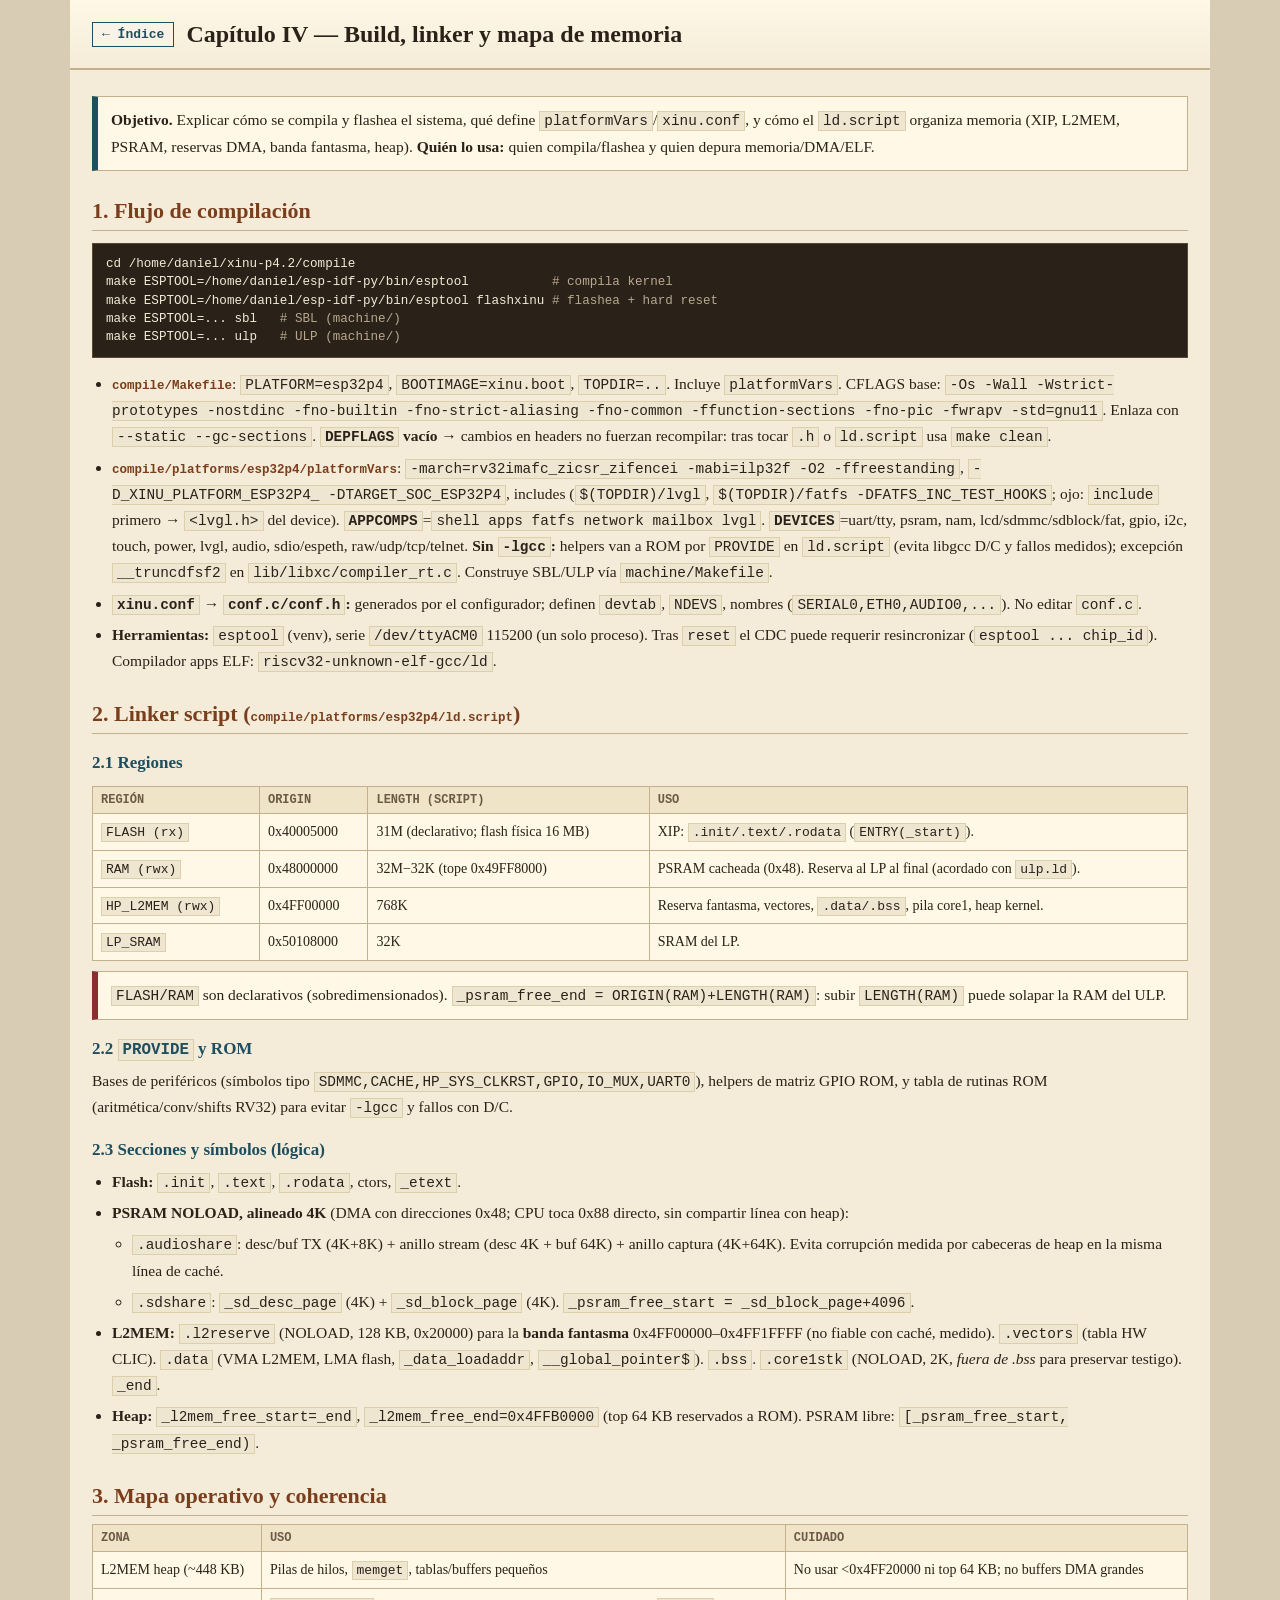
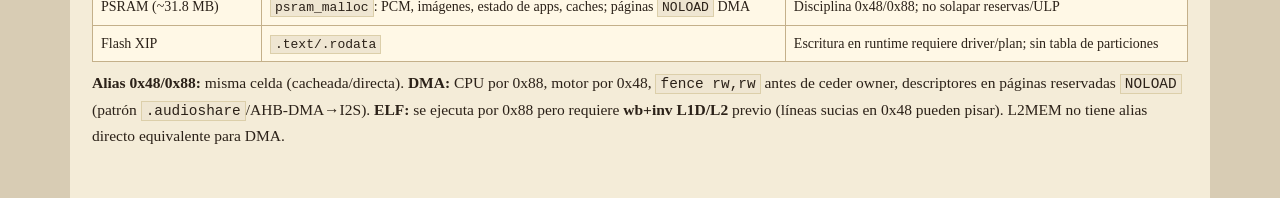
<file: docs/manual/04-build-memoria.html>
<!DOCTYPE html>
<html lang="es">
<head>
<meta charset="utf-8"><meta name="viewport" content="width=device-width, initial-scale=1">
<title>IV — Build, linker y mapa de memoria | Manual Xinu-P4.2</title>
<style>
:root{--paper:#f4ecd8;--paper2:#efe4c8;--ink:#2b2118;--muted:#6b5a46;--rule:#c4b08a;--accent:#7a3e1d;--accent2:#1f4e5f;--hi:#fff8e6;--mono:"Courier New",Courier,ui-monospace,monospace;--serif:Georgia,"Times New Roman",Times,serif}
*{box-sizing:border-box}html{background:#d8ccb4}body{margin:0 auto;max-width:1140px;background:var(--paper);color:var(--ink);font:15.5px/1.68 var(--serif);padding:0 0 28px}
.mast{padding:14px 22px;border-bottom:2px solid var(--rule);background:linear-gradient(180deg,var(--hi),var(--paper));display:flex;gap:12px;align-items:center;flex-wrap:wrap}
.mast a{font:700 13px var(--mono);color:var(--accent2);border:1px solid var(--accent2);padding:4px 9px;text-decoration:none;background:#f8f3e6}.mast a:hover{background:var(--accent2);color:#fff}.mast h1{margin:0;font-size:24px}
main{padding:16px 22px}h2{font-size:22px;margin:22px 0 6px;color:var(--accent);border-bottom:1px solid var(--rule)}h3{font-size:17px;margin:15px 0 4px;color:var(--accent2)}
p,li{margin:5px 0}ul,ol{margin:5px 0 5px 20px;padding:0}code{font-family:var(--mono);font-size:.93em;background:#efe6d2;padding:1px 4px;border:1px solid #dccfaa}
pre{background:#2a2118;color:#f3ead6;border:1px solid #5a4632;padding:11px 13px;overflow:auto;font:12.6px/1.45 var(--mono);white-space:pre-wrap}.c{color:#b7a98e}
.note{border:1px solid var(--rule);border-left:6px solid var(--accent2);background:var(--hi);padding:10px 13px;margin:10px 0}.warn{border-left-color:#b06500}.danger{border-left-color:#8b2e2e}
table{width:100%;border-collapse:collapse;font-size:14px;margin:8px 0;background:var(--hi)}th,td{padding:6px 8px;border:1px solid var(--rule);vertical-align:top;text-align:left}th{background:var(--paper2);font:700 12px var(--mono);text-transform:uppercase;color:var(--muted)}
.file{font:700 12.5px var(--mono);color:var(--accent)}
</style>
</head>
<body>
<div class="mast"><a href="../index.html">← Índice</a><h1>Capítulo IV — Build, linker y mapa de memoria</h1></div>
<main>
<div class="note"><b>Objetivo.</b> Explicar cómo se compila y flashea el sistema, qué define <code>platformVars</code>/<code>xinu.conf</code>, y cómo el <code>ld.script</code> organiza memoria (XIP, L2MEM, PSRAM, reservas DMA, banda fantasma, heap). <b>Quién lo usa:</b> quien compila/flashea y quien depura memoria/DMA/ELF.</div>

<h2>1. Flujo de compilación</h2>
<pre>cd /home/daniel/xinu-p4.2/compile
make ESPTOOL=/home/daniel/esp-idf-py/bin/esptool           <span class="c"># compila kernel</span>
make ESPTOOL=/home/daniel/esp-idf-py/bin/esptool flashxinu <span class="c"># flashea + hard reset</span>
make ESPTOOL=... sbl   <span class="c"># SBL (machine/)</span>
make ESPTOOL=... ulp   <span class="c"># ULP (machine/)</span></pre>
<ul>
<li><span class="file">compile/Makefile</span>: <code>PLATFORM=esp32p4</code>, <code>BOOTIMAGE=xinu.boot</code>, <code>TOPDIR=..</code>. Incluye <code>platformVars</code>. CFLAGS base: <code>-Os -Wall -Wstrict-prototypes -nostdinc -fno-builtin -fno-strict-aliasing -fno-common -ffunction-sections -fno-pic -fwrapv -std=gnu11</code>. Enlaza con <code>--static --gc-sections</code>. <b><code>DEPFLAGS</code> vacío</b> → cambios en headers no fuerzan recompilar: tras tocar <code>.h</code> o <code>ld.script</code> usa <code>make clean</code>.</li>
<li><span class="file">compile/platforms/esp32p4/platformVars</span>: <code>-march=rv32imafc_zicsr_zifencei -mabi=ilp32f -O2 -ffreestanding</code>, <code>-D_XINU_PLATFORM_ESP32P4_ -DTARGET_SOC_ESP32P4</code>, includes (<code>$(TOPDIR)/lvgl</code>, <code>$(TOPDIR)/fatfs -DFATFS_INC_TEST_HOOKS</code>; ojo: <code>include</code> primero → <code>&lt;lvgl.h&gt;</code> del device). <b><code>APPCOMPS</code></b>=<code>shell apps fatfs network mailbox lvgl</code>. <b><code>DEVICES</code></b>=uart/tty, psram, nam, lcd/sdmmc/sdblock/fat, gpio, i2c, touch, power, lvgl, audio, sdio/espeth, raw/udp/tcp/telnet. <b>Sin <code>-lgcc</code>:</b> helpers van a ROM por <code>PROVIDE</code> en <code>ld.script</code> (evita libgcc D/C y fallos medidos); excepción <code>__truncdfsf2</code> en <code>lib/libxc/compiler_rt.c</code>. Construye SBL/ULP vía <code>machine/Makefile</code>.</li>
<li><b><code>xinu.conf</code> → <code>conf.c/conf.h</code>:</b> generados por el configurador; definen <code>devtab</code>, <code>NDEVS</code>, nombres (<code>SERIAL0,ETH0,AUDIO0,...</code>). No editar <code>conf.c</code>.</li>
<li><b>Herramientas:</b> <code>esptool</code> (venv), serie <code>/dev/ttyACM0</code> 115200 (un solo proceso). Tras <code>reset</code> el CDC puede requerir resincronizar (<code>esptool ... chip_id</code>). Compilador apps ELF: <code>riscv32-unknown-elf-gcc/ld</code>.</li>
</ul>

<h2>2. Linker script (<span class="file">compile/platforms/esp32p4/ld.script</span>)</h2>
<h3>2.1 Regiones</h3>
<table>
<tr><th>Región</th><th>ORIGIN</th><th>LENGTH (script)</th><th>Uso</th></tr>
<tr><td><code>FLASH (rx)</code></td><td>0x40005000</td><td>31M (declarativo; flash física 16 MB)</td><td>XIP: <code>.init/.text/.rodata</code> (<code>ENTRY(_start)</code>).</td></tr>
<tr><td><code>RAM (rwx)</code></td><td>0x48000000</td><td>32M−32K (tope 0x49FF8000)</td><td>PSRAM cacheada (0x48). Reserva al LP al final (acordado con <code>ulp.ld</code>).</td></tr>
<tr><td><code>HP_L2MEM (rwx)</code></td><td>0x4FF00000</td><td>768K</td><td>Reserva fantasma, vectores, <code>.data/.bss</code>, pila core1, heap kernel.</td></tr>
<tr><td><code>LP_SRAM</code></td><td>0x50108000</td><td>32K</td><td>SRAM del LP.</td></tr>
</table>
<div class="danger note"><code>FLASH/RAM</code> son declarativos (sobredimensionados). <code>_psram_free_end = ORIGIN(RAM)+LENGTH(RAM)</code>: subir <code>LENGTH(RAM)</code> puede solapar la RAM del ULP.</div>

<h3>2.2 <code>PROVIDE</code> y ROM</h3>
<p>Bases de periféricos (símbolos tipo <code>SDMMC,CACHE,HP_SYS_CLKRST,GPIO,IO_MUX,UART0</code>), helpers de matriz GPIO ROM, y tabla de rutinas ROM (aritmética/conv/shifts RV32) para evitar <code>-lgcc</code> y fallos con D/C.</p>

<h3>2.3 Secciones y símbolos (lógica)</h3>
<ul>
<li><b>Flash:</b> <code>.init</code>, <code>.text</code>, <code>.rodata</code>, ctors, <code>_etext</code>.</li>
<li><b>PSRAM NOLOAD, alineado 4K</b> (DMA con direcciones 0x48; CPU toca 0x88 directo, sin compartir línea con heap):
  <ul><li><code>.audioshare</code>: desc/buf TX (4K+8K) + anillo stream (desc 4K + buf 64K) + anillo captura (4K+64K). Evita corrupción medida por cabeceras de heap en la misma línea de caché.</li>
  <li><code>.sdshare</code>: <code>_sd_desc_page</code> (4K) + <code>_sd_block_page</code> (4K). <code>_psram_free_start = _sd_block_page+4096</code>.</li></ul>
</li>
<li><b>L2MEM:</b> <code>.l2reserve</code> (NOLOAD, 128 KB, 0x20000) para la <b>banda fantasma</b> 0x4FF00000–0x4FF1FFFF (no fiable con caché, medido). <code>.vectors</code> (tabla HW CLIC). <code>.data</code> (VMA L2MEM, LMA flash, <code>_data_loadaddr</code>, <code>__global_pointer$</code>). <code>.bss</code>. <code>.core1stk</code> (NOLOAD, 2K, <em>fuera de .bss</em> para preservar testigo). <code>_end</code>.</li>
<li><b>Heap:</b> <code>_l2mem_free_start=_end</code>, <code>_l2mem_free_end=0x4FFB0000</code> (top 64 KB reservados a ROM). PSRAM libre: <code>[_psram_free_start, _psram_free_end)</code>.</li>
</ul>

<h2>3. Mapa operativo y coherencia</h2>
<table>
<tr><th>Zona</th><th>Uso</th><th>Cuidado</th></tr>
<tr><td>L2MEM heap (~448 KB)</td><td>Pilas de hilos, <code>memget</code>, tablas/buffers pequeños</td><td>No usar &lt;0x4FF20000 ni top 64 KB; no buffers DMA grandes</td></tr>
<tr><td>PSRAM (~31.8 MB)</td><td><code>psram_malloc</code>: PCM, imágenes, estado de apps, caches; páginas <code>NOLOAD</code> DMA</td><td>Disciplina 0x48/0x88; no solapar reservas/ULP</td></tr>
<tr><td>Flash XIP</td><td><code>.text/.rodata</code></td><td>Escritura en runtime requiere driver/plan; sin tabla de particiones</td></tr>
</table>
<p><b>Alias 0x48/0x88:</b> misma celda (cacheada/directa). <b>DMA:</b> CPU por 0x88, motor por 0x48, <code>fence rw,rw</code> antes de ceder owner, descriptores en páginas reservadas <code>NOLOAD</code> (patrón <code>.audioshare</code>/AHB-DMA→I2S). <b>ELF:</b> se ejecuta por 0x88 pero requiere <b>wb+inv L1D/L2</b> previo (líneas sucias en 0x48 pueden pisar). L2MEM no tiene alias directo equivalente para DMA.</p>

</main>
</body>
</html>
</file>
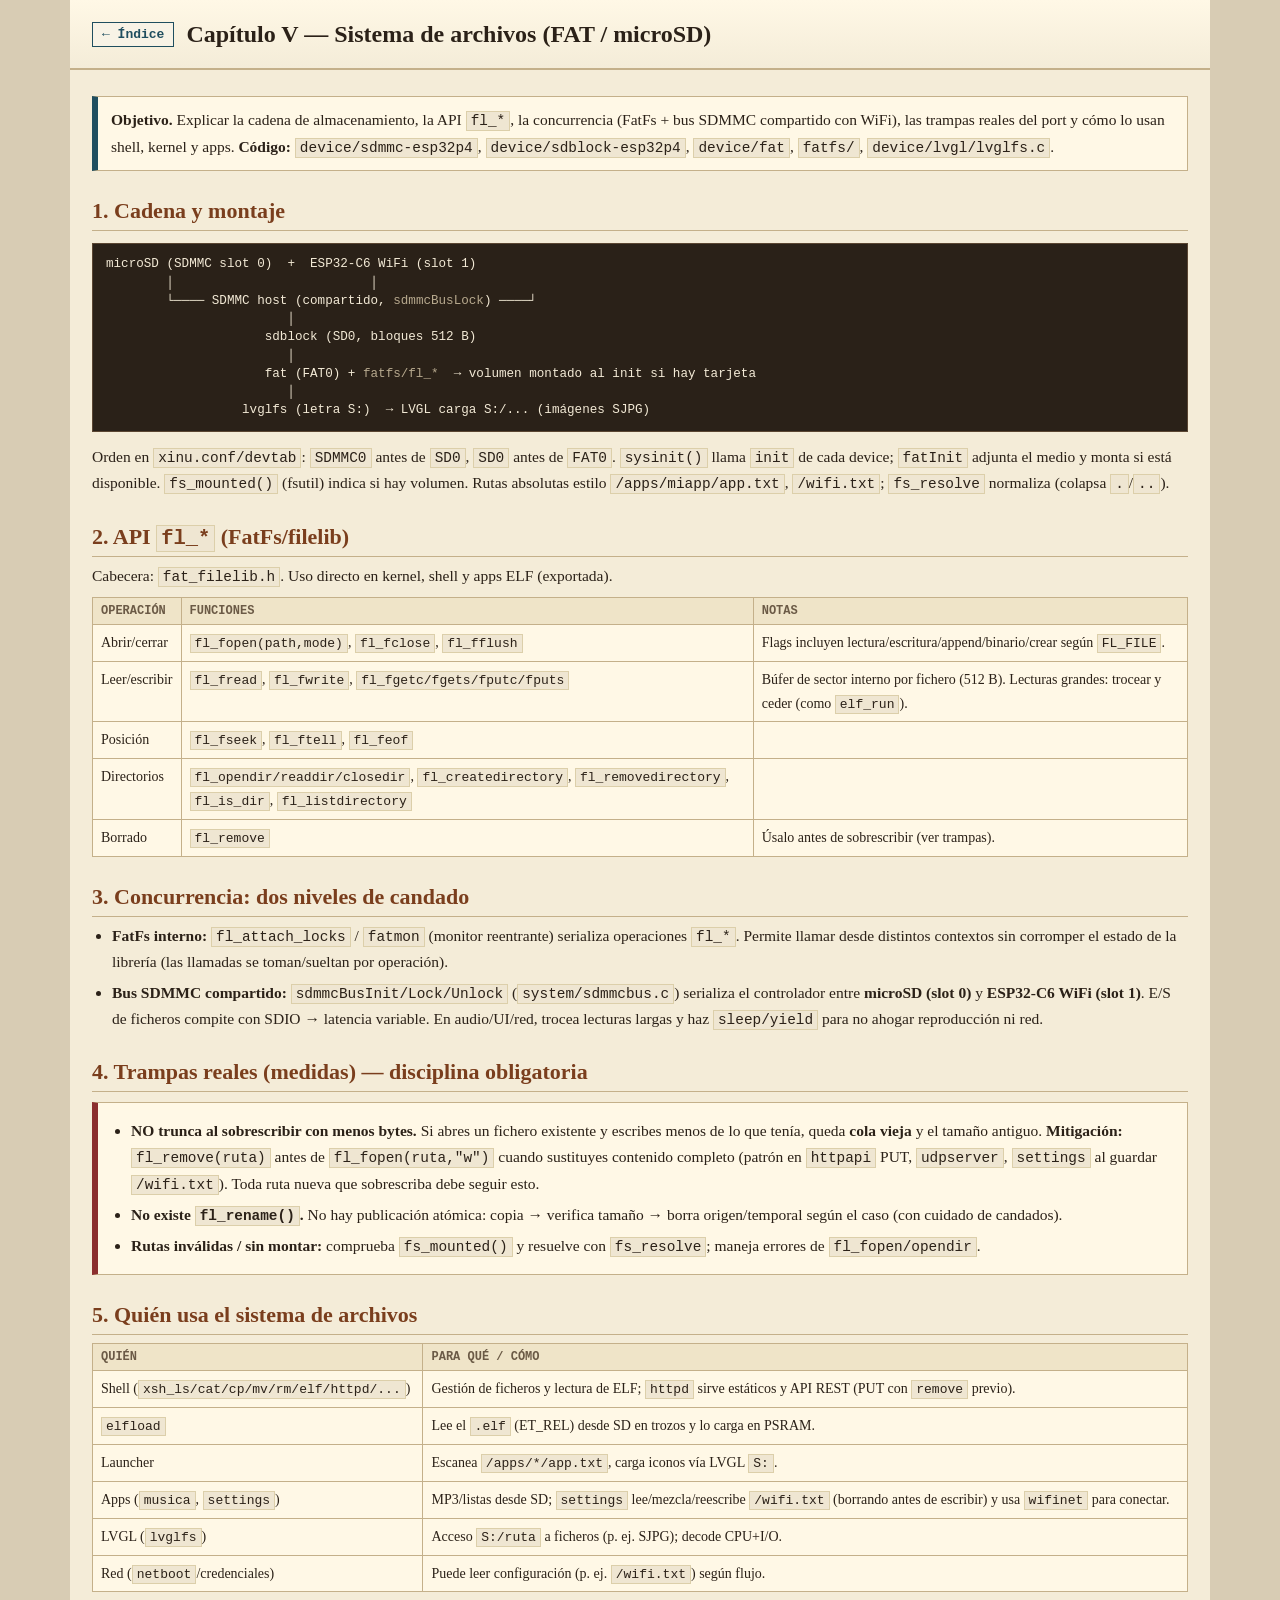
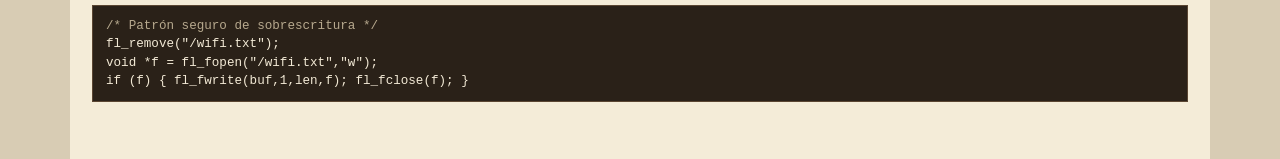
<file: docs/manual/05-filesystem.html>
<!DOCTYPE html>
<html lang="es">
<head>
<meta charset="utf-8"><meta name="viewport" content="width=device-width, initial-scale=1">
<title>V — Sistema de archivos (FAT/microSD) | Manual Xinu-P4.2</title>
<style>
:root{--paper:#f4ecd8;--paper2:#efe4c8;--ink:#2b2118;--muted:#6b5a46;--rule:#c4b08a;--accent:#7a3e1d;--accent2:#1f4e5f;--hi:#fff8e6;--mono:"Courier New",Courier,ui-monospace,monospace;--serif:Georgia,"Times New Roman",Times,serif}
*{box-sizing:border-box}html{background:#d8ccb4}body{margin:0 auto;max-width:1140px;background:var(--paper);color:var(--ink);font:15.5px/1.68 var(--serif);padding:0 0 28px}
.mast{padding:14px 22px;border-bottom:2px solid var(--rule);background:linear-gradient(180deg,var(--hi),var(--paper));display:flex;gap:12px;align-items:center;flex-wrap:wrap}
.mast a{font:700 13px var(--mono);color:var(--accent2);border:1px solid var(--accent2);padding:4px 9px;text-decoration:none;background:#f8f3e6}.mast a:hover{background:var(--accent2);color:#fff}.mast h1{margin:0;font-size:24px}
main{padding:16px 22px}h2{font-size:22px;margin:22px 0 6px;color:var(--accent);border-bottom:1px solid var(--rule)}h3{font-size:17px;margin:15px 0 4px;color:var(--accent2)}
p,li{margin:5px 0}ul,ol{margin:5px 0 5px 20px;padding:0}code{font-family:var(--mono);font-size:.93em;background:#efe6d2;padding:1px 4px;border:1px solid #dccfaa}
pre{background:#2a2118;color:#f3ead6;border:1px solid #5a4632;padding:11px 13px;overflow:auto;font:12.6px/1.45 var(--mono);white-space:pre-wrap}.c{color:#b7a98e}
.note{border:1px solid var(--rule);border-left:6px solid var(--accent2);background:var(--hi);padding:10px 13px;margin:10px 0}.warn{border-left-color:#b06500}.danger{border-left-color:#8b2e2e}
table{width:100%;border-collapse:collapse;font-size:14px;margin:8px 0;background:var(--hi)}th,td{padding:6px 8px;border:1px solid var(--rule);vertical-align:top;text-align:left}th{background:var(--paper2);font:700 12px var(--mono);text-transform:uppercase;color:var(--muted)}
.file{font:700 12.5px var(--mono);color:var(--accent)}
</style>
</head>
<body>
<div class="mast"><a href="../index.html">← Índice</a><h1>Capítulo V — Sistema de archivos (FAT / microSD)</h1></div>
<main>
<div class="note"><b>Objetivo.</b> Explicar la cadena de almacenamiento, la API <code>fl_*</code>, la concurrencia (FatFs + bus SDMMC compartido con WiFi), las trampas reales del port y cómo lo usan shell, kernel y apps. <b>Código:</b> <code>device/sdmmc-esp32p4</code>, <code>device/sdblock-esp32p4</code>, <code>device/fat</code>, <code>fatfs/</code>, <code>device/lvgl/lvglfs.c</code>.</div>

<h2>1. Cadena y montaje</h2>
<pre>microSD (SDMMC slot 0)  +  ESP32-C6 WiFi (slot 1)
        │                          │
        └──── SDMMC host (compartido, <span class="c">sdmmcBusLock</span>) ────┘
                        │
                     sdblock (SD0, bloques 512 B)
                        │
                     fat (FAT0) + <span class="c">fatfs/fl_*</span>  → volumen montado al init si hay tarjeta
                        │
                  lvglfs (letra S:)  → LVGL carga S:/... (imágenes SJPG)</pre>
<p>Orden en <code>xinu.conf/devtab</code>: <code>SDMMC0</code> antes de <code>SD0</code>, <code>SD0</code> antes de <code>FAT0</code>. <code>sysinit()</code> llama <code>init</code> de cada device; <code>fatInit</code> adjunta el medio y monta si está disponible. <code>fs_mounted()</code> (fsutil) indica si hay volumen. Rutas absolutas estilo <code>/apps/miapp/app.txt</code>, <code>/wifi.txt</code>; <code>fs_resolve</code> normaliza (colapsa <code>.</code>/<code>..</code>).</p>

<h2>2. API <code>fl_*</code> (FatFs/filelib)</h2>
<p>Cabecera: <code>fat_filelib.h</code>. Uso directo en kernel, shell y apps ELF (exportada).</p>
<table>
<tr><th>Operación</th><th>Funciones</th><th>Notas</th></tr>
<tr><td>Abrir/cerrar</td><td><code>fl_fopen(path,mode)</code>, <code>fl_fclose</code>, <code>fl_fflush</code></td><td>Flags incluyen lectura/escritura/append/binario/crear según <code>FL_FILE</code>.</td></tr>
<tr><td>Leer/escribir</td><td><code>fl_fread</code>, <code>fl_fwrite</code>, <code>fl_fgetc/fgets/fputc/fputs</code></td><td>Búfer de sector interno por fichero (512 B). Lecturas grandes: trocear y ceder (como <code>elf_run</code>).</td></tr>
<tr><td>Posición</td><td><code>fl_fseek</code>, <code>fl_ftell</code>, <code>fl_feof</code></td><td></td></tr>
<tr><td>Directorios</td><td><code>fl_opendir/readdir/closedir</code>, <code>fl_createdirectory</code>, <code>fl_removedirectory</code>, <code>fl_is_dir</code>, <code>fl_listdirectory</code></td><td></td></tr>
<tr><td>Borrado</td><td><code>fl_remove</code></td><td>Úsalo antes de sobrescribir (ver trampas).</td></tr>
</table>

<h2>3. Concurrencia: dos niveles de candado</h2>
<ul>
<li><b>FatFs interno:</b> <code>fl_attach_locks</code> / <code>fatmon</code> (monitor reentrante) serializa operaciones <code>fl_*</code>. Permite llamar desde distintos contextos sin corromper el estado de la librería (las llamadas se toman/sueltan por operación).</li>
<li><b>Bus SDMMC compartido:</b> <code>sdmmcBusInit/Lock/Unlock</code> (<code>system/sdmmcbus.c</code>) serializa el controlador entre <b>microSD (slot 0)</b> y <b>ESP32-C6 WiFi (slot 1)</b>. E/S de ficheros compite con SDIO → latencia variable. En audio/UI/red, trocea lecturas largas y haz <code>sleep/yield</code> para no ahogar reproducción ni red.</li>
</ul>

<h2>4. Trampas reales (medidas) — disciplina obligatoria</h2>
<div class="danger note">
<ul>
<li><b>NO trunca al sobrescribir con menos bytes.</b> Si abres un fichero existente y escribes menos de lo que tenía, queda <b>cola vieja</b> y el tamaño antiguo. <b>Mitigación:</b> <code>fl_remove(ruta)</code> antes de <code>fl_fopen(ruta,"w")</code> cuando sustituyes contenido completo (patrón en <code>httpapi</code> PUT, <code>udpserver</code>, <code>settings</code> al guardar <code>/wifi.txt</code>). Toda ruta nueva que sobrescriba debe seguir esto.</li>
<li><b>No existe <code>fl_rename()</code>.</b> No hay publicación atómica: copia → verifica tamaño → borra origen/temporal según el caso (con cuidado de candados).</li>
<li><b>Rutas inválidas / sin montar:</b> comprueba <code>fs_mounted()</code> y resuelve con <code>fs_resolve</code>; maneja errores de <code>fl_fopen/opendir</code>.</li>
</ul>
</div>

<h2>5. Quién usa el sistema de archivos</h2>
<table>
<tr><th>Quién</th><th>Para qué / cómo</th></tr>
<tr><td>Shell (<code>xsh_ls/cat/cp/mv/rm/elf/httpd/...</code>)</td><td>Gestión de ficheros y lectura de ELF; <code>httpd</code> sirve estáticos y API REST (PUT con <code>remove</code> previo).</td></tr>
<tr><td><code>elfload</code></td><td>Lee el <code>.elf</code> (ET_REL) desde SD en trozos y lo carga en PSRAM.</td></tr>
<tr><td>Launcher</td><td>Escanea <code>/apps/*/app.txt</code>, carga iconos vía LVGL <code>S:</code>.</td></tr>
<tr><td>Apps (<code>musica</code>, <code>settings</code>)</td><td>MP3/listas desde SD; <code>settings</code> lee/mezcla/reescribe <code>/wifi.txt</code> (borrando antes de escribir) y usa <code>wifinet</code> para conectar.</td></tr>
<tr><td>LVGL (<code>lvglfs</code>)</td><td>Acceso <code>S:/ruta</code> a ficheros (p. ej. SJPG); decode CPU+I/O.</td></tr>
<tr><td>Red (<code>netboot</code>/credenciales)</td><td>Puede leer configuración (p. ej. <code>/wifi.txt</code>) según flujo.</td></tr>
</table>

<pre><span class="c">/* Patrón seguro de sobrescritura */</span>
fl_remove("/wifi.txt");
void *f = fl_fopen("/wifi.txt","w");
if (f) { fl_fwrite(buf,1,len,f); fl_fclose(f); }</pre>

</main>
</body>
</html>
</file>
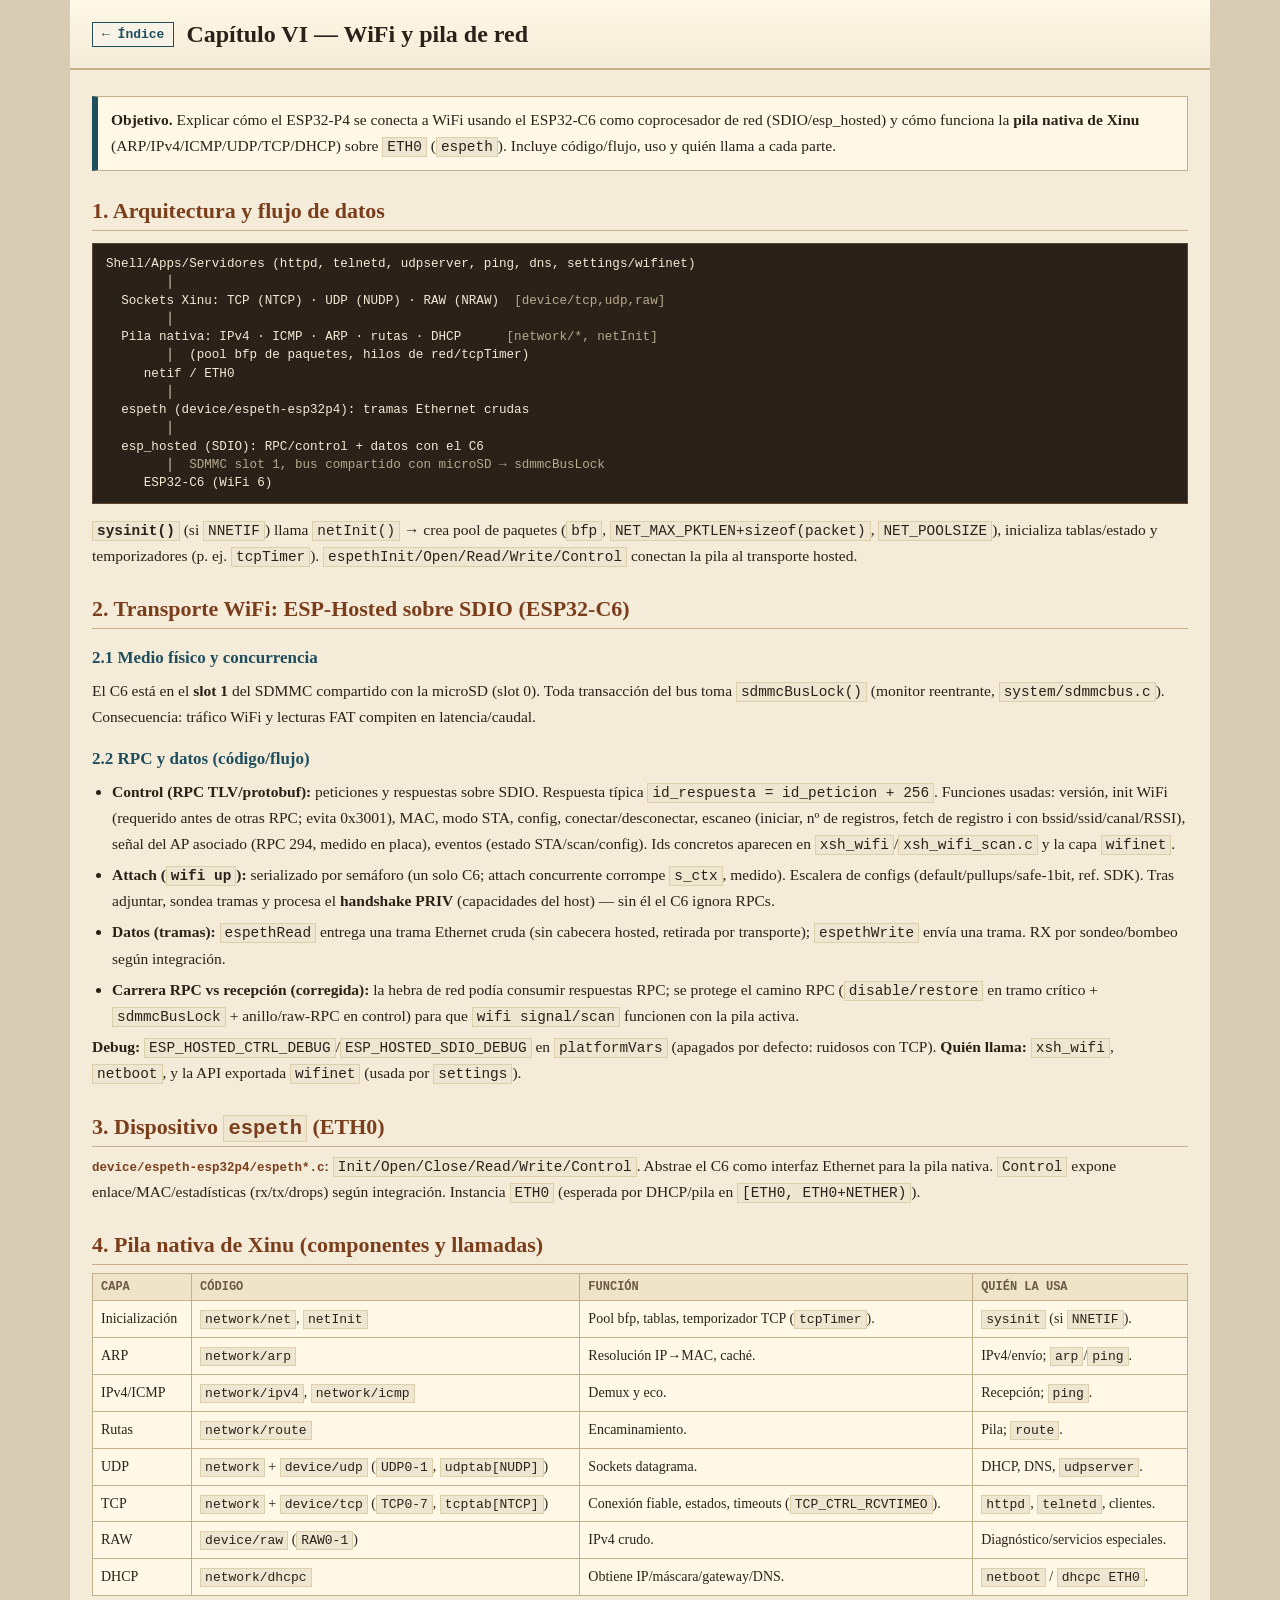
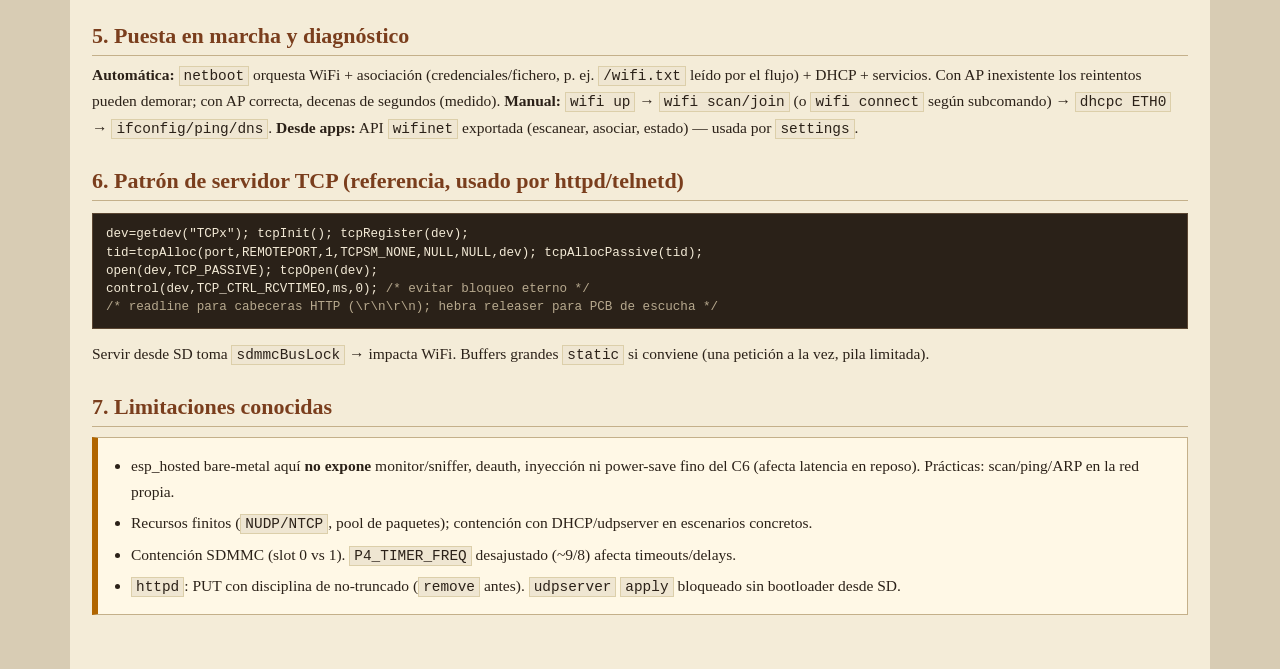
<file: docs/manual/06-wifi-red.html>
<!DOCTYPE html>
<html lang="es">
<head>
<meta charset="utf-8"><meta name="viewport" content="width=device-width, initial-scale=1">
<title>VI — WiFi y pila de red | Manual Xinu-P4.2</title>
<style>
:root{--paper:#f4ecd8;--paper2:#efe4c8;--ink:#2b2118;--muted:#6b5a46;--rule:#c4b08a;--accent:#7a3e1d;--accent2:#1f4e5f;--hi:#fff8e6;--mono:"Courier New",Courier,ui-monospace,monospace;--serif:Georgia,"Times New Roman",Times,serif}
*{box-sizing:border-box}html{background:#d8ccb4}body{margin:0 auto;max-width:1140px;background:var(--paper);color:var(--ink);font:15.5px/1.68 var(--serif);padding:0 0 28px}
.mast{padding:14px 22px;border-bottom:2px solid var(--rule);background:linear-gradient(180deg,var(--hi),var(--paper));display:flex;gap:12px;align-items:center;flex-wrap:wrap}
.mast a{font:700 13px var(--mono);color:var(--accent2);border:1px solid var(--accent2);padding:4px 9px;text-decoration:none;background:#f8f3e6}.mast a:hover{background:var(--accent2);color:#fff}.mast h1{margin:0;font-size:24px}
main{padding:16px 22px}h2{font-size:22px;margin:22px 0 6px;color:var(--accent);border-bottom:1px solid var(--rule)}h3{font-size:17px;margin:15px 0 4px;color:var(--accent2)}
p,li{margin:5px 0}ul,ol{margin:5px 0 5px 20px;padding:0}code{font-family:var(--mono);font-size:.93em;background:#efe6d2;padding:1px 4px;border:1px solid #dccfaa}
pre{background:#2a2118;color:#f3ead6;border:1px solid #5a4632;padding:11px 13px;overflow:auto;font:12.6px/1.45 var(--mono);white-space:pre-wrap}.c{color:#b7a98e}
.note{border:1px solid var(--rule);border-left:6px solid var(--accent2);background:var(--hi);padding:10px 13px;margin:10px 0}.warn{border-left-color:#b06500}.danger{border-left-color:#8b2e2e}
table{width:100%;border-collapse:collapse;font-size:14px;margin:8px 0;background:var(--hi)}th,td{padding:6px 8px;border:1px solid var(--rule);vertical-align:top;text-align:left}th{background:var(--paper2);font:700 12px var(--mono);text-transform:uppercase;color:var(--muted)}
.file{font:700 12.5px var(--mono);color:var(--accent)}
</style>
</head>
<body>
<div class="mast"><a href="../index.html">← Índice</a><h1>Capítulo VI — WiFi y pila de red</h1></div>
<main>
<div class="note"><b>Objetivo.</b> Explicar cómo el ESP32-P4 se conecta a WiFi usando el ESP32-C6 como coprocesador de red (SDIO/esp_hosted) y cómo funciona la <b>pila nativa de Xinu</b> (ARP/IPv4/ICMP/UDP/TCP/DHCP) sobre <code>ETH0</code> (<code>espeth</code>). Incluye código/flujo, uso y quién llama a cada parte.</div>

<h2>1. Arquitectura y flujo de datos</h2>
<pre>Shell/Apps/Servidores (httpd, telnetd, udpserver, ping, dns, settings/wifinet)
        │
  Sockets Xinu: TCP (NTCP) · UDP (NUDP) · RAW (NRAW)  <span class="c">[device/tcp,udp,raw]</span>
        │
  Pila nativa: IPv4 · ICMP · ARP · rutas · DHCP      <span class="c">[network/*, netInit]</span>
        │  (pool bfp de paquetes, hilos de red/tcpTimer)
     netif / ETH0
        │
  espeth (device/espeth-esp32p4): tramas Ethernet crudas
        │
  esp_hosted (SDIO): RPC/control + datos con el C6
        │  <span class="c">SDMMC slot 1, bus compartido con microSD → sdmmcBusLock</span>
     ESP32-C6 (WiFi 6)</pre>
<p><b><code>sysinit()</code></b> (si <code>NNETIF</code>) llama <code>netInit()</code> → crea pool de paquetes (<code>bfp</code>, <code>NET_MAX_PKTLEN+sizeof(packet)</code>, <code>NET_POOLSIZE</code>), inicializa tablas/estado y temporizadores (p. ej. <code>tcpTimer</code>). <code>espethInit/Open/Read/Write/Control</code> conectan la pila al transporte hosted.</p>

<h2>2. Transporte WiFi: ESP-Hosted sobre SDIO (ESP32-C6)</h2>
<h3>2.1 Medio físico y concurrencia</h3>
<p>El C6 está en el <b>slot 1</b> del SDMMC compartido con la microSD (slot 0). Toda transacción del bus toma <code>sdmmcBusLock()</code> (monitor reentrante, <code>system/sdmmcbus.c</code>). Consecuencia: tráfico WiFi y lecturas FAT compiten en latencia/caudal.</p>
<h3>2.2 RPC y datos (código/flujo)</h3>
<ul>
<li><b>Control (RPC TLV/protobuf):</b> peticiones y respuestas sobre SDIO. Respuesta típica <code>id_respuesta = id_peticion + 256</code>. Funciones usadas: versión, init WiFi (requerido antes de otras RPC; evita 0x3001), MAC, modo STA, config, conectar/desconectar, escaneo (iniciar, nº de registros, fetch de registro i con bssid/ssid/canal/RSSI), señal del AP asociado (RPC 294, medido en placa), eventos (estado STA/scan/config). Ids concretos aparecen en <code>xsh_wifi</code>/<code>xsh_wifi_scan.c</code> y la capa <code>wifinet</code>.</li>
<li><b>Attach (<code>wifi up</code>):</b> serializado por semáforo (un solo C6; attach concurrente corrompe <code>s_ctx</code>, medido). Escalera de configs (default/pullups/safe-1bit, ref. SDK). Tras adjuntar, sondea tramas y procesa el <b>handshake PRIV</b> (capacidades del host) — sin él el C6 ignora RPCs.</li>
<li><b>Datos (tramas):</b> <code>espethRead</code> entrega una trama Ethernet cruda (sin cabecera hosted, retirada por transporte); <code>espethWrite</code> envía una trama. RX por sondeo/bombeo según integración.</li>
<li><b>Carrera RPC vs recepción (corregida):</b> la hebra de red podía consumir respuestas RPC; se protege el camino RPC (<code>disable/restore</code> en tramo crítico + <code>sdmmcBusLock</code> + anillo/raw-RPC en control) para que <code>wifi signal/scan</code> funcionen con la pila activa.</li>
</ul>
<p><b>Debug:</b> <code>ESP_HOSTED_CTRL_DEBUG</code>/<code>ESP_HOSTED_SDIO_DEBUG</code> en <code>platformVars</code> (apagados por defecto: ruidosos con TCP). <b>Quién llama:</b> <code>xsh_wifi</code>, <code>netboot</code>, y la API exportada <code>wifinet</code> (usada por <code>settings</code>).</p>

<h2>3. Dispositivo <code>espeth</code> (ETH0)</h2>
<p><span class="file">device/espeth-esp32p4/espeth*.c</span>: <code>Init/Open/Close/Read/Write/Control</code>. Abstrae el C6 como interfaz Ethernet para la pila nativa. <code>Control</code> expone enlace/MAC/estadísticas (rx/tx/drops) según integración. Instancia <code>ETH0</code> (esperada por DHCP/pila en <code>[ETH0, ETH0+NETHER)</code>).</p>

<h2>4. Pila nativa de Xinu (componentes y llamadas)</h2>
<table>
<tr><th>Capa</th><th>Código</th><th>Función</th><th>Quién la usa</th></tr>
<tr><td>Inicialización</td><td><code>network/net</code>, <code>netInit</code></td><td>Pool bfp, tablas, temporizador TCP (<code>tcpTimer</code>).</td><td><code>sysinit</code> (si <code>NNETIF</code>).</td></tr>
<tr><td>ARP</td><td><code>network/arp</code></td><td>Resolución IP→MAC, caché.</td><td>IPv4/envío; <code>arp</code>/<code>ping</code>.</td></tr>
<tr><td>IPv4/ICMP</td><td><code>network/ipv4</code>, <code>network/icmp</code></td><td>Demux y eco.</td><td>Recepción; <code>ping</code>.</td></tr>
<tr><td>Rutas</td><td><code>network/route</code></td><td>Encaminamiento.</td><td>Pila; <code>route</code>.</td></tr>
<tr><td>UDP</td><td><code>network</code> + <code>device/udp</code> (<code>UDP0-1</code>, <code>udptab[NUDP]</code>)</td><td>Sockets datagrama.</td><td>DHCP, DNS, <code>udpserver</code>.</td></tr>
<tr><td>TCP</td><td><code>network</code> + <code>device/tcp</code> (<code>TCP0-7</code>, <code>tcptab[NTCP]</code>)</td><td>Conexión fiable, estados, timeouts (<code>TCP_CTRL_RCVTIMEO</code>).</td><td><code>httpd</code>, <code>telnetd</code>, clientes.</td></tr>
<tr><td>RAW</td><td><code>device/raw</code> (<code>RAW0-1</code>)</td><td>IPv4 crudo.</td><td>Diagnóstico/servicios especiales.</td></tr>
<tr><td>DHCP</td><td><code>network/dhcpc</code></td><td>Obtiene IP/máscara/gateway/DNS.</td><td><code>netboot</code> / <code>dhcpc ETH0</code>.</td></tr>
</table>

<h2>5. Puesta en marcha y diagnóstico</h2>
<p><b>Automática:</b> <code>netboot</code> orquesta WiFi + asociación (credenciales/fichero, p. ej. <code>/wifi.txt</code> leído por el flujo) + DHCP + servicios. Con AP inexistente los reintentos pueden demorar; con AP correcta, decenas de segundos (medido). <b>Manual:</b> <code>wifi up</code> → <code>wifi scan/join</code> (o <code>wifi connect</code> según subcomando) → <code>dhcpc ETH0</code> → <code>ifconfig/ping/dns</code>. <b>Desde apps:</b> API <code>wifinet</code> exportada (escanear, asociar, estado) — usada por <code>settings</code>.</p>

<h2>6. Patrón de servidor TCP (referencia, usado por httpd/telnetd)</h2>
<pre>dev=getdev("TCPx"); tcpInit(); tcpRegister(dev);
tid=tcpAlloc(port,REMOTEPORT,1,TCPSM_NONE,NULL,NULL,dev); tcpAllocPassive(tid);
open(dev,TCP_PASSIVE); tcpOpen(dev);
control(dev,TCP_CTRL_RCVTIMEO,ms,0); <span class="c">/* evitar bloqueo eterno */</span>
<span class="c">/* readline para cabeceras HTTP (\r\n\r\n); hebra releaser para PCB de escucha */</span></pre>
<p>Servir desde SD toma <code>sdmmcBusLock</code> → impacta WiFi. Buffers grandes <code>static</code> si conviene (una petición a la vez, pila limitada).</p>

<h2>7. Limitaciones conocidas</h2>
<div class="warn note">
<ul>
<li>esp_hosted bare-metal aquí <b>no expone</b> monitor/sniffer, deauth, inyección ni power-save fino del C6 (afecta latencia en reposo). Prácticas: scan/ping/ARP en la red propia.</li>
<li>Recursos finitos (<code>NUDP/NTCP</code>, pool de paquetes); contención con DHCP/udpserver en escenarios concretos.</li>
<li>Contención SDMMC (slot 0 vs 1). <code>P4_TIMER_FREQ</code> desajustado (~9/8) afecta timeouts/delays.</li>
<li><code>httpd</code>: PUT con disciplina de no-truncado (<code>remove</code> antes). <code>udpserver</code> <code>apply</code> bloqueado sin bootloader desde SD.</li>
</ul>
</div>

</main>
</body>
</html>
</file>
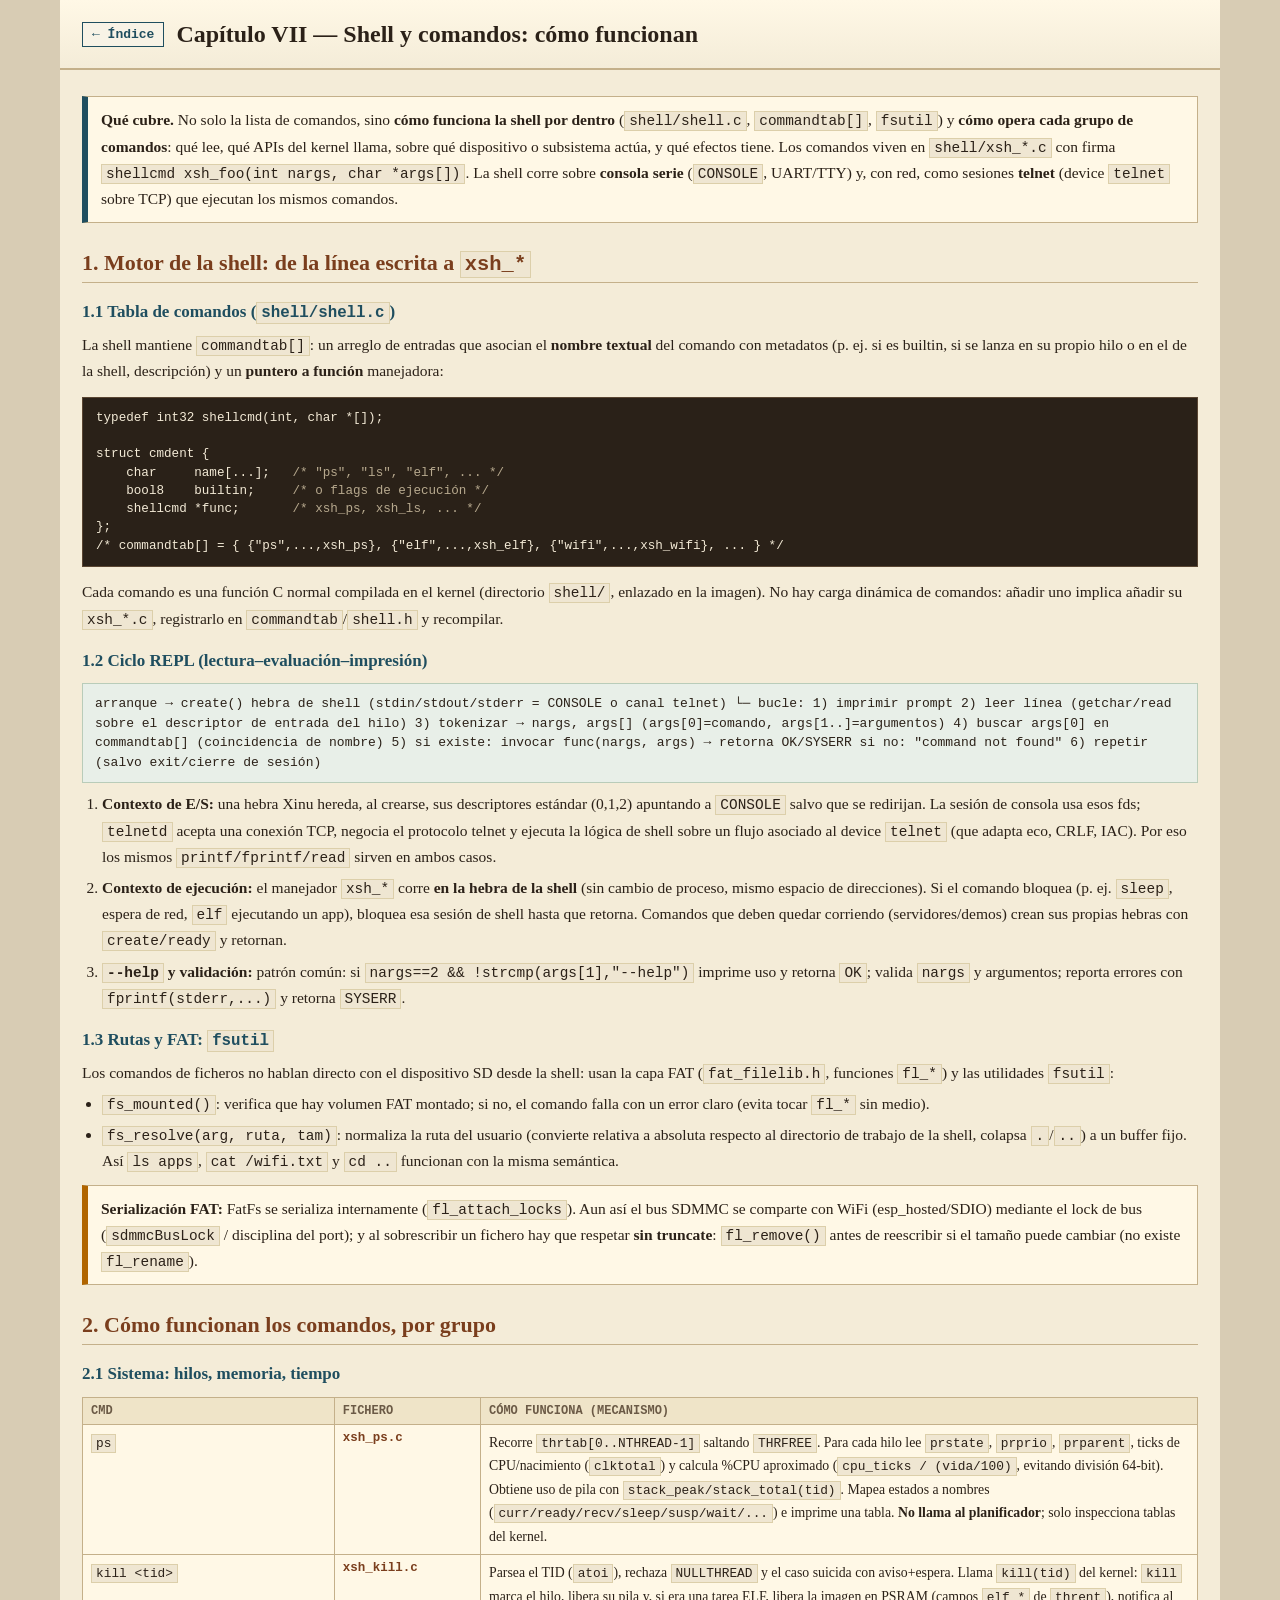
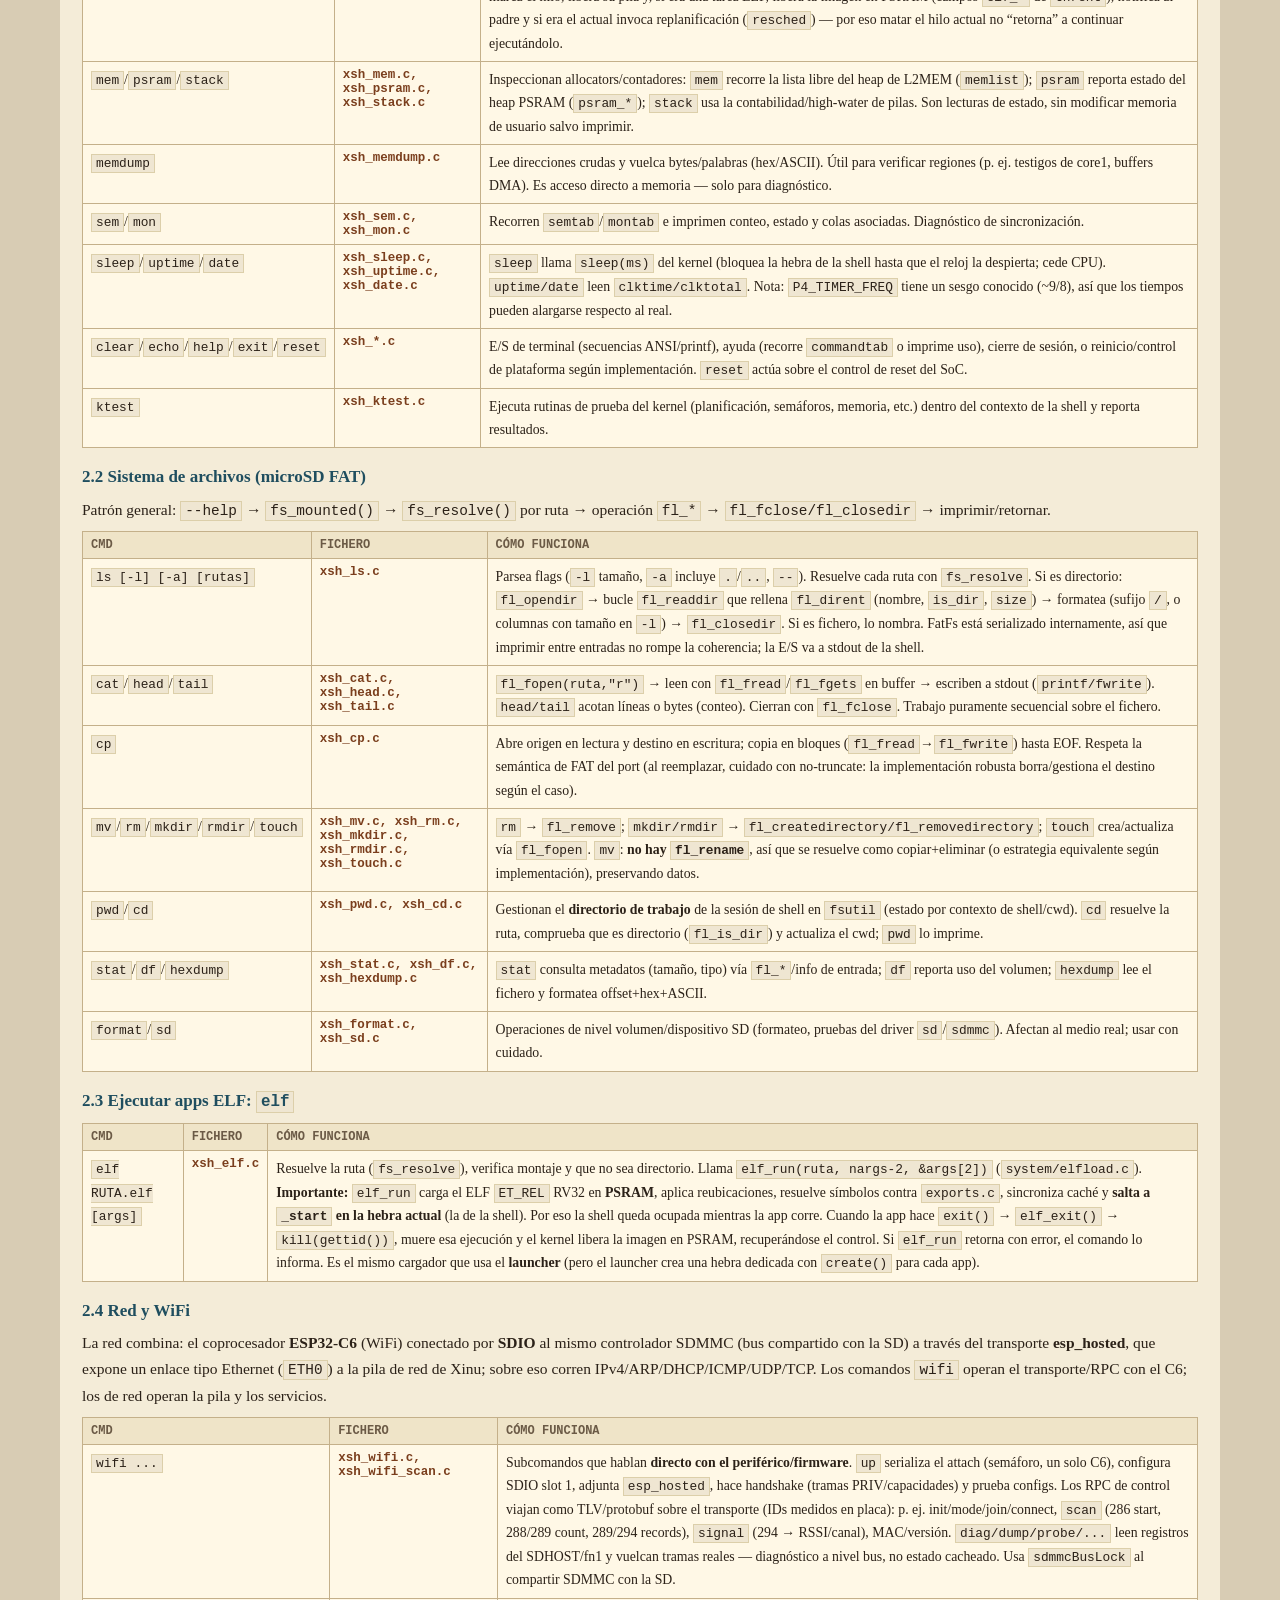
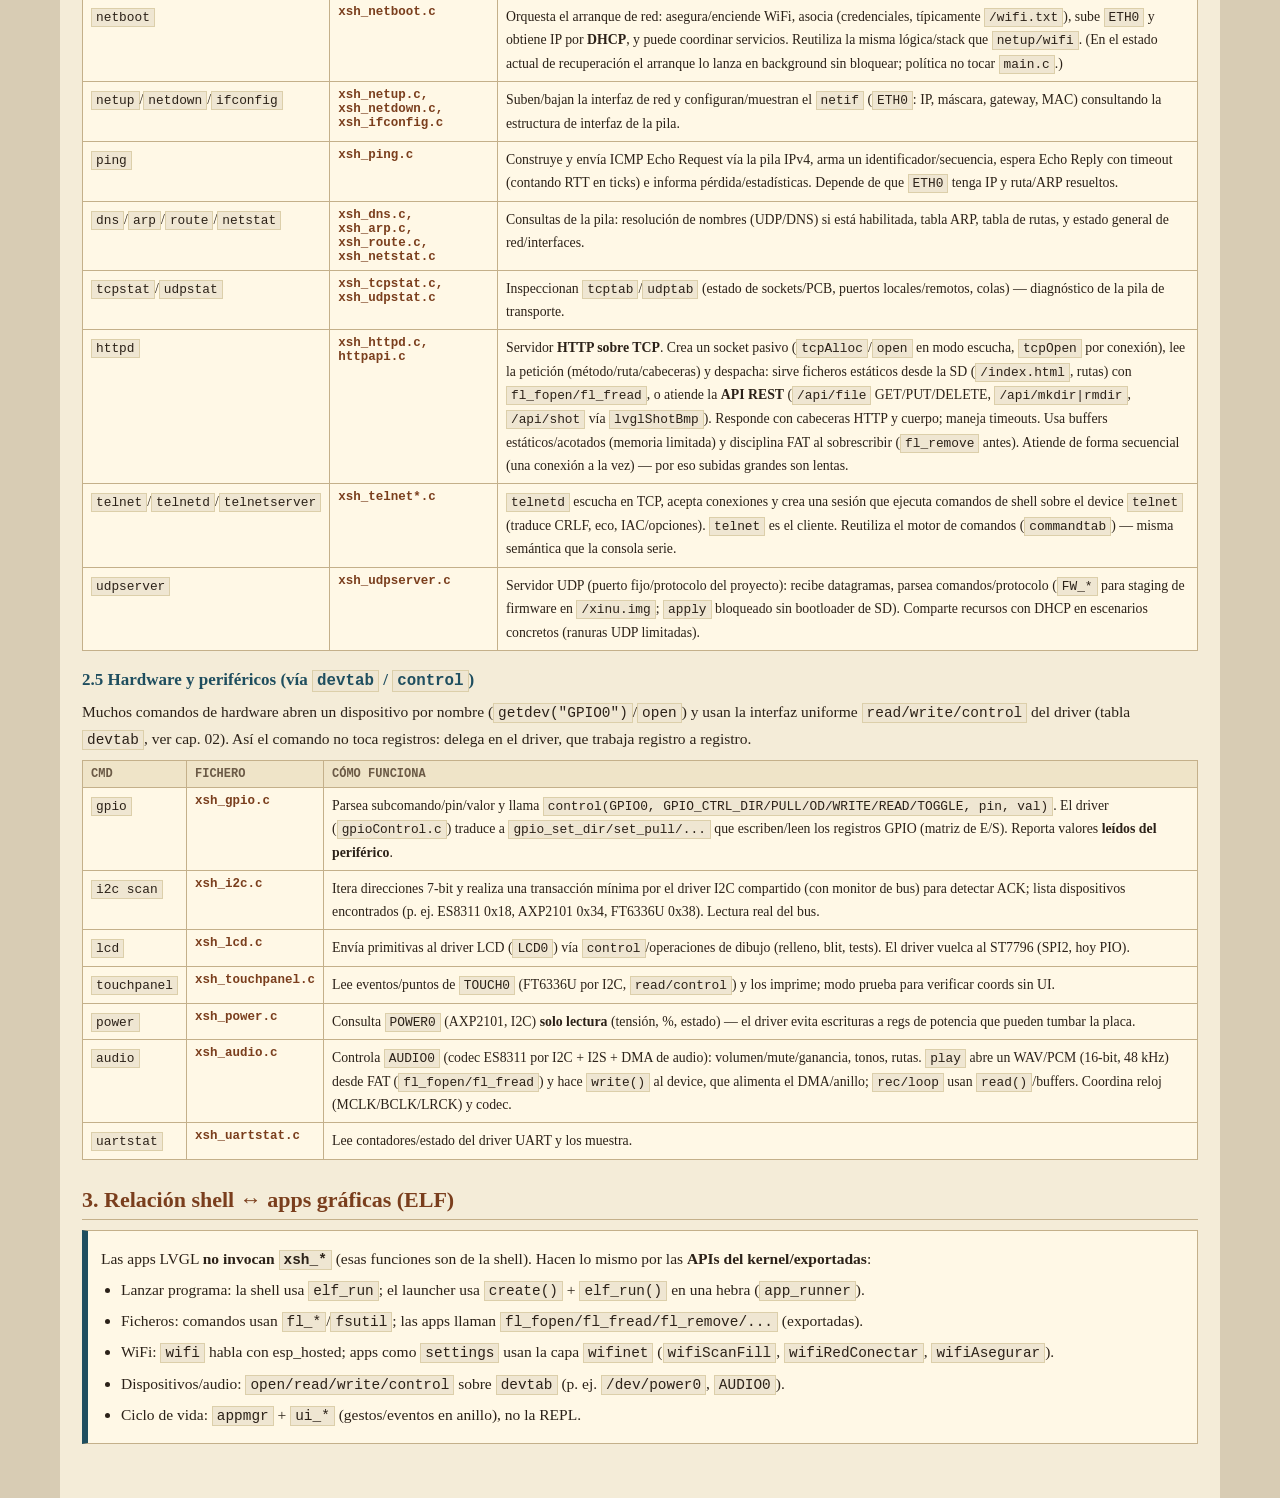
<file: docs/manual/07-shell.html>
<!DOCTYPE html>
<html lang="es">
<head>
<meta charset="utf-8"><meta name="viewport" content="width=device-width, initial-scale=1">
<title>VII — Shell y comandos: cómo funcionan | Manual Xinu-P4.2</title>
<style>
:root{--paper:#f4ecd8;--paper2:#efe4c8;--ink:#2b2118;--muted:#6b5a46;--rule:#c4b08a;--accent:#7a3e1d;--accent2:#1f4e5f;--stamp:#8b2e2e;--hi:#fff8e6;--mono:"Courier New",Courier,ui-monospace,monospace;--serif:Georgia,"Times New Roman",Times,serif}
*{box-sizing:border-box}html{background:#d8ccb4}
body{margin:0 auto;max-width:1160px;background:var(--paper);color:var(--ink);font:15.5px/1.68 var(--serif);padding:0 0 28px}
.mast{padding:14px 22px;border-bottom:2px solid var(--rule);background:linear-gradient(180deg,var(--hi),var(--paper));display:flex;gap:12px;align-items:center;flex-wrap:wrap}
.mast a{font:700 13px var(--mono);color:var(--accent2);border:1px solid var(--accent2);padding:4px 9px;text-decoration:none;background:#f8f3e6}
.mast a:hover{background:var(--accent2);color:#fff}.mast h1{margin:0;font-size:24px}
main{padding:16px 22px}
h2{font-size:22px;margin:22px 0 6px;color:var(--accent);border-bottom:1px solid var(--rule)}
h3{font-size:17px;margin:15px 0 4px;color:var(--accent2)}
h4{font:700 13.5px var(--mono);margin:11px 0 3px;color:var(--stamp)}
p,li{margin:5px 0} ul,ol{margin:5px 0 5px 20px;padding:0}
code{font-family:var(--mono);font-size:.93em;background:#efe6d2;padding:1px 4px;border:1px solid #dccfaa}
pre{background:#2a2118;color:#f3ead6;border:1px solid #5a4632;padding:11px 13px;overflow:auto;font:12.6px/1.45 var(--mono);white-space:pre-wrap}
pre .c{color:#b7a98e}
.note{border:1px solid var(--rule);border-left:6px solid var(--accent2);background:var(--hi);padding:10px 13px;margin:10px 0}
.warn{border-left-color:#b06500}.danger{border-left-color:var(--stamp)}
table{width:100%;border-collapse:collapse;font-size:13.8px;margin:8px 0;background:var(--hi)}
th,td{padding:6px 8px;border:1px solid var(--rule);vertical-align:top;text-align:left}
th{background:var(--paper2);font:700 12px var(--mono);text-transform:uppercase;color:var(--muted)}
.file{font:700 12.5px var(--mono);color:var(--accent)}
.sig{font:12.5px var(--mono);color:#1a3a44;background:#e8efe8;border:1px solid #b9ccb9;padding:5px 8px;display:block;white-space:pre-wrap}
.flow{background:#e8efe8;border:1px solid #b9ccb9;padding:10px 12px;font:13px/1.5 var(--mono);margin:8px 0}
</style>
</head>
<body>
<div class="mast"><a href="index.html">← Índice</a><h1>Capítulo VII — Shell y comandos: cómo funcionan</h1></div>
<main>

<div class="note"><b>Qué cubre.</b> No solo la lista de comandos, sino <b>cómo funciona la shell por dentro</b> (<code>shell/shell.c</code>, <code>commandtab[]</code>, <code>fsutil</code>) y <b>cómo opera cada grupo de comandos</b>: qué lee, qué APIs del kernel llama, sobre qué dispositivo o subsistema actúa, y qué efectos tiene. Los comandos viven en <code>shell/xsh_*.c</code> con firma <code>shellcmd xsh_foo(int nargs, char *args[])</code>. La shell corre sobre <b>consola serie</b> (<code>CONSOLE</code>, UART/TTY) y, con red, como sesiones <b>telnet</b> (device <code>telnet</code> sobre TCP) que ejecutan los mismos comandos.</div>

<h2>1. Motor de la shell: de la línea escrita a <code>xsh_*</code></h2>

<h3>1.1 Tabla de comandos (<code>shell/shell.c</code>)</h3>
<p>La shell mantiene <code>commandtab[]</code>: un arreglo de entradas que asocian el <b>nombre textual</b> del comando con metadatos (p. ej. si es builtin, si se lanza en su propio hilo o en el de la shell, descripción) y un <b>puntero a función</b> manejadora:</p>
<pre>typedef int32 shellcmd(int, char *[]);

struct cmdent {
    char     name[...];   <span class="c">/* "ps", "ls", "elf", ... */</span>
    bool8    builtin;     <span class="c">/* o flags de ejecución */</span>
    shellcmd *func;       <span class="c">/* xsh_ps, xsh_ls, ... */</span>
};
/* commandtab[] = { {"ps",...,xsh_ps}, {"elf",...,xsh_elf}, {"wifi",...,xsh_wifi}, ... } */</pre>
<p>Cada comando es una función C normal compilada en el kernel (directorio <code>shell/</code>, enlazado en la imagen). No hay carga dinámica de comandos: añadir uno implica añadir su <code>xsh_*.c</code>, registrarlo en <code>commandtab</code>/<code>shell.h</code> y recompilar.</p>

<h3>1.2 Ciclo REPL (lectura–evaluación–impresión)</h3>
<div class="flow">arranque → create() hebra de shell (stdin/stdout/stderr = CONSOLE o canal telnet)
  └─ bucle:
       1) imprimir prompt
       2) leer línea (getchar/read sobre el descriptor de entrada del hilo)
       3) tokenizar → nargs, args[]  (args[0]=comando, args[1..]=argumentos)
       4) buscar args[0] en commandtab[]  (coincidencia de nombre)
       5) si existe: invocar func(nargs, args)  → retorna OK/SYSERR
          si no: "command not found"
       6) repetir (salvo exit/cierre de sesión)</div>

<ol>
<li><b>Contexto de E/S:</b> una hebra Xinu hereda, al crearse, sus descriptores estándar (0,1,2) apuntando a <code>CONSOLE</code> salvo que se redirijan. La sesión de consola usa esos fds; <code>telnetd</code> acepta una conexión TCP, negocia el protocolo telnet y ejecuta la lógica de shell sobre un flujo asociado al device <code>telnet</code> (que adapta eco, CRLF, IAC). Por eso los mismos <code>printf/fprintf/read</code> sirven en ambos casos.</li>
<li><b>Contexto de ejecución:</b> el manejador <code>xsh_*</code> corre <b>en la hebra de la shell</b> (sin cambio de proceso, mismo espacio de direcciones). Si el comando bloquea (p. ej. <code>sleep</code>, espera de red, <code>elf</code> ejecutando un app), bloquea esa sesión de shell hasta que retorna. Comandos que deben quedar corriendo (servidores/demos) crean sus propias hebras con <code>create/ready</code> y retornan.</li>
<li><b><code>--help</code> y validación:</b> patrón común: si <code>nargs==2 &amp;&amp; !strcmp(args[1],"--help")</code> imprime uso y retorna <code>OK</code>; valida <code>nargs</code> y argumentos; reporta errores con <code>fprintf(stderr,...)</code> y retorna <code>SYSERR</code>.</li>
</ol>

<h3>1.3 Rutas y FAT: <code>fsutil</code></h3>
<p>Los comandos de ficheros no hablan directo con el dispositivo SD desde la shell: usan la capa FAT (<code>fat_filelib.h</code>, funciones <code>fl_*</code>) y las utilidades <code>fsutil</code>:</p>
<ul>
  <li><code>fs_mounted()</code>: verifica que hay volumen FAT montado; si no, el comando falla con un error claro (evita tocar <code>fl_*</code> sin medio).</li>
  <li><code>fs_resolve(arg, ruta, tam)</code>: normaliza la ruta del usuario (convierte relativa a absoluta respecto al directorio de trabajo de la shell, colapsa <code>.</code>/<code>..</code>) a un buffer fijo. Así <code>ls apps</code>, <code>cat /wifi.txt</code> y <code>cd ..</code> funcionan con la misma semántica.</li>
</ul>
<div class="note warn"><b>Serialización FAT:</b> FatFs se serializa internamente (<code>fl_attach_locks</code>). Aun así el bus SDMMC se comparte con WiFi (esp_hosted/SDIO) mediante el lock de bus (<code>sdmmcBusLock</code> / disciplina del port); y al sobrescribir un fichero hay que respetar <b>sin truncate</b>: <code>fl_remove()</code> antes de reescribir si el tamaño puede cambiar (no existe <code>fl_rename</code>).</div>

<h2>2. Cómo funcionan los comandos, por grupo</h2>

<h3>2.1 Sistema: hilos, memoria, tiempo</h3>
<table>
<tr><th>Cmd</th><th>Fichero</th><th>Cómo funciona (mecanismo)</th></tr>
<tr><td><code>ps</code></td><td class="file">xsh_ps.c</td><td>Recorre <code>thrtab[0..NTHREAD-1]</code> saltando <code>THRFREE</code>. Para cada hilo lee <code>prstate</code>, <code>prprio</code>, <code>prparent</code>, ticks de CPU/nacimiento (<code>clktotal</code>) y calcula %CPU aproximado (<code>cpu_ticks / (vida/100)</code>, evitando división 64-bit). Obtiene uso de pila con <code>stack_peak/stack_total(tid)</code>. Mapea estados a nombres (<code>curr/ready/recv/sleep/susp/wait/...</code>) e imprime una tabla. <b>No llama al planificador</b>; solo inspecciona tablas del kernel.</td></tr>
<tr><td><code>kill &lt;tid&gt;</code></td><td class="file">xsh_kill.c</td><td>Parsea el TID (<code>atoi</code>), rechaza <code>NULLTHREAD</code> y el caso suicida con aviso+espera. Llama <code>kill(tid)</code> del kernel: <code>kill</code> marca el hilo, libera su pila y, si era una tarea ELF, libera la imagen en PSRAM (campos <code>elf_*</code> de <code>thrent</code>), notifica al padre y si era el actual invoca replanificación (<code>resched</code>) — por eso matar el hilo actual no “retorna” a continuar ejecutándolo.</td></tr>
<tr><td><code>mem</code>/<code>psram</code>/<code>stack</code></td><td class="file">xsh_mem.c, xsh_psram.c, xsh_stack.c</td><td>Inspeccionan allocators/contadores: <code>mem</code> recorre la lista libre del heap de L2MEM (<code>memlist</code>); <code>psram</code> reporta estado del heap PSRAM (<code>psram_*</code>); <code>stack</code> usa la contabilidad/high-water de pilas. Son lecturas de estado, sin modificar memoria de usuario salvo imprimir.</td></tr>
<tr><td><code>memdump</code></td><td class="file">xsh_memdump.c</td><td>Lee direcciones crudas y vuelca bytes/palabras (hex/ASCII). Útil para verificar regiones (p. ej. testigos de core1, buffers DMA). Es acceso directo a memoria — solo para diagnóstico.</td></tr>
<tr><td><code>sem</code>/<code>mon</code></td><td class="file">xsh_sem.c, xsh_mon.c</td><td>Recorren <code>semtab</code>/<code>montab</code> e imprimen conteo, estado y colas asociadas. Diagnóstico de sincronización.</td></tr>
<tr><td><code>sleep</code>/<code>uptime</code>/<code>date</code></td><td class="file">xsh_sleep.c, xsh_uptime.c, xsh_date.c</td><td><code>sleep</code> llama <code>sleep(ms)</code> del kernel (bloquea la hebra de la shell hasta que el reloj la despierta; cede CPU). <code>uptime/date</code> leen <code>clktime/clktotal</code>. Nota: <code>P4_TIMER_FREQ</code> tiene un sesgo conocido (~9/8), así que los tiempos pueden alargarse respecto al real.</td></tr>
<tr><td><code>clear</code>/<code>echo</code>/<code>help</code>/<code>exit</code>/<code>reset</code></td><td class="file">xsh_*.c</td><td>E/S de terminal (secuencias ANSI/printf), ayuda (recorre <code>commandtab</code> o imprime uso), cierre de sesión, o reinicio/control de plataforma según implementación. <code>reset</code> actúa sobre el control de reset del SoC.</td></tr>
<tr><td><code>ktest</code></td><td class="file">xsh_ktest.c</td><td>Ejecuta rutinas de prueba del kernel (planificación, semáforos, memoria, etc.) dentro del contexto de la shell y reporta resultados.</td></tr>
</table>

<h3>2.2 Sistema de archivos (microSD FAT)</h3>
<p>Patrón general: <code>--help</code> → <code>fs_mounted()</code> → <code>fs_resolve()</code> por ruta → operación <code>fl_*</code> → <code>fl_fclose/fl_closedir</code> → imprimir/retornar.</p>
<table>
<tr><th>Cmd</th><th>Fichero</th><th>Cómo funciona</th></tr>
<tr><td><code>ls [-l] [-a] [rutas]</code></td><td class="file">xsh_ls.c</td><td>Parsea flags (<code>-l</code> tamaño, <code>-a</code> incluye <code>.</code>/<code>..</code>, <code>--</code>). Resuelve cada ruta con <code>fs_resolve</code>. Si es directorio: <code>fl_opendir</code> → bucle <code>fl_readdir</code> que rellena <code>fl_dirent</code> (nombre, <code>is_dir</code>, <code>size</code>) → formatea (sufijo <code>/</code>, o columnas con tamaño en <code>-l</code>) → <code>fl_closedir</code>. Si es fichero, lo nombra. FatFs está serializado internamente, así que imprimir entre entradas no rompe la coherencia; la E/S va a stdout de la shell.</td></tr>
<tr><td><code>cat</code>/<code>head</code>/<code>tail</code></td><td class="file">xsh_cat.c, xsh_head.c, xsh_tail.c</td><td><code>fl_fopen(ruta,"r")</code> → leen con <code>fl_fread</code>/<code>fl_fgets</code> en buffer → escriben a stdout (<code>printf/fwrite</code>). <code>head/tail</code> acotan líneas o bytes (conteo). Cierran con <code>fl_fclose</code>. Trabajo puramente secuencial sobre el fichero.</td></tr>
<tr><td><code>cp</code></td><td class="file">xsh_cp.c</td><td>Abre origen en lectura y destino en escritura; copia en bloques (<code>fl_fread</code>→<code>fl_fwrite</code>) hasta EOF. Respeta la semántica de FAT del port (al reemplazar, cuidado con no-truncate: la implementación robusta borra/gestiona el destino según el caso).</td></tr>
<tr><td><code>mv</code>/<code>rm</code>/<code>mkdir</code>/<code>rmdir</code>/<code>touch</code></td><td class="file">xsh_mv.c, xsh_rm.c, xsh_mkdir.c, xsh_rmdir.c, xsh_touch.c</td><td><code>rm</code> → <code>fl_remove</code>; <code>mkdir/rmdir</code> → <code>fl_createdirectory/fl_removedirectory</code>; <code>touch</code> crea/actualiza vía <code>fl_fopen</code>. <code>mv</code>: <b>no hay <code>fl_rename</code></b>, así que se resuelve como copiar+eliminar (o estrategia equivalente según implementación), preservando datos.</td></tr>
<tr><td><code>pwd</code>/<code>cd</code></td><td class="file">xsh_pwd.c, xsh_cd.c</td><td>Gestionan el <b>directorio de trabajo</b> de la sesión de shell en <code>fsutil</code> (estado por contexto de shell/cwd). <code>cd</code> resuelve la ruta, comprueba que es directorio (<code>fl_is_dir</code>) y actualiza el cwd; <code>pwd</code> lo imprime.</td></tr>
<tr><td><code>stat</code>/<code>df</code>/<code>hexdump</code></td><td class="file">xsh_stat.c, xsh_df.c, xsh_hexdump.c</td><td><code>stat</code> consulta metadatos (tamaño, tipo) vía <code>fl_*</code>/info de entrada; <code>df</code> reporta uso del volumen; <code>hexdump</code> lee el fichero y formatea offset+hex+ASCII.</td></tr>
<tr><td><code>format</code>/<code>sd</code></td><td class="file">xsh_format.c, xsh_sd.c</td><td>Operaciones de nivel volumen/dispositivo SD (formateo, pruebas del driver <code>sd</code>/<code>sdmmc</code>). Afectan al medio real; usar con cuidado.</td></tr>
</table>

<h3>2.3 Ejecutar apps ELF: <code>elf</code></h3>
<table>
<tr><th>Cmd</th><th>Fichero</th><th>Cómo funciona</th></tr>
<tr><td><code>elf RUTA.elf [args]</code></td><td class="file">xsh_elf.c</td><td>Resuelve la ruta (<code>fs_resolve</code>), verifica montaje y que no sea directorio. Llama <code>elf_run(ruta, nargs-2, &amp;args[2])</code> (<code>system/elfload.c</code>). <b>Importante:</b> <code>elf_run</code> carga el ELF <code>ET_REL</code> RV32 en <b>PSRAM</b>, aplica reubicaciones, resuelve símbolos contra <code>exports.c</code>, sincroniza caché y <b>salta a <code>_start</code> en la hebra actual</b> (la de la shell). Por eso la shell queda ocupada mientras la app corre. Cuando la app hace <code>exit()</code> → <code>elf_exit()</code> → <code>kill(gettid())</code>, muere esa ejecución y el kernel libera la imagen en PSRAM, recuperándose el control. Si <code>elf_run</code> retorna con error, el comando lo informa. Es el mismo cargador que usa el <b>launcher</b> (pero el launcher crea una hebra dedicada con <code>create()</code> para cada app).</td></tr>
</table>

<h3>2.4 Red y WiFi</h3>
<p>La red combina: el coprocesador <b>ESP32-C6</b> (WiFi) conectado por <b>SDIO</b> al mismo controlador SDMMC (bus compartido con la SD) a través del transporte <b>esp_hosted</b>, que expone un enlace tipo Ethernet (<code>ETH0</code>) a la pila de red de Xinu; sobre eso corren IPv4/ARP/DHCP/ICMP/UDP/TCP. Los comandos <code>wifi</code> operan el transporte/RPC con el C6; los de red operan la pila y los servicios.</p>
<table>
<tr><th>Cmd</th><th>Fichero</th><th>Cómo funciona</th></tr>
<tr><td><code>wifi ...</code></td><td class="file">xsh_wifi.c, xsh_wifi_scan.c</td><td>Subcomandos que hablan <b>directo con el periférico/firmware</b>. <code>up</code> serializa el attach (semáforo, un solo C6), configura SDIO slot 1, adjunta <code>esp_hosted</code>, hace handshake (tramas PRIV/capacidades) y prueba configs. Los RPC de control viajan como TLV/protobuf sobre el transporte (IDs medidos en placa): p. ej. init/mode/join/connect, <code>scan</code> (286 start, 288/289 count, 289/294 records), <code>signal</code> (294 → RSSI/canal), MAC/versión. <code>diag/dump/probe/...</code> leen registros del SDHOST/fn1 y vuelcan tramas reales — diagnóstico a nivel bus, no estado cacheado. Usa <code>sdmmcBusLock</code> al compartir SDMMC con la SD.</td></tr>
<tr><td><code>netboot</code></td><td class="file">xsh_netboot.c</td><td>Orquesta el arranque de red: asegura/enciende WiFi, asocia (credenciales, típicamente <code>/wifi.txt</code>), sube <code>ETH0</code> y obtiene IP por <b>DHCP</b>, y puede coordinar servicios. Reutiliza la misma lógica/stack que <code>netup/wifi</code>. (En el estado actual de recuperación el arranque lo lanza en background sin bloquear; política no tocar <code>main.c</code>.)</td></tr>
<tr><td><code>netup</code>/<code>netdown</code>/<code>ifconfig</code></td><td class="file">xsh_netup.c, xsh_netdown.c, xsh_ifconfig.c</td><td>Suben/bajan la interfaz de red y configuran/muestran el <code>netif</code> (<code>ETH0</code>: IP, máscara, gateway, MAC) consultando la estructura de interfaz de la pila.</td></tr>
<tr><td><code>ping</code></td><td class="file">xsh_ping.c</td><td>Construye y envía ICMP Echo Request vía la pila IPv4, arma un identificador/secuencia, espera Echo Reply con timeout (contando RTT en ticks) e informa pérdida/estadísticas. Depende de que <code>ETH0</code> tenga IP y ruta/ARP resueltos.</td></tr>
<tr><td><code>dns</code>/<code>arp</code>/<code>route</code>/<code>netstat</code></td><td class="file">xsh_dns.c, xsh_arp.c, xsh_route.c, xsh_netstat.c</td><td>Consultas de la pila: resolución de nombres (UDP/DNS) si está habilitada, tabla ARP, tabla de rutas, y estado general de red/interfaces.</td></tr>
<tr><td><code>tcpstat</code>/<code>udpstat</code></td><td class="file">xsh_tcpstat.c, xsh_udpstat.c</td><td>Inspeccionan <code>tcptab</code>/<code>udptab</code> (estado de sockets/PCB, puertos locales/remotos, colas) — diagnóstico de la pila de transporte.</td></tr>
<tr><td><code>httpd</code></td><td class="file">xsh_httpd.c, httpapi.c</td><td>Servidor <b>HTTP sobre TCP</b>. Crea un socket pasivo (<code>tcpAlloc</code>/<code>open</code> en modo escucha, <code>tcpOpen</code> por conexión), lee la petición (método/ruta/cabeceras) y despacha: sirve ficheros estáticos desde la SD (<code>/index.html</code>, rutas) con <code>fl_fopen/fl_fread</code>, o atiende la <b>API REST</b> (<code>/api/file</code> GET/PUT/DELETE, <code>/api/mkdir|rmdir</code>, <code>/api/shot</code> vía <code>lvglShotBmp</code>). Responde con cabeceras HTTP y cuerpo; maneja timeouts. Usa buffers estáticos/acotados (memoria limitada) y disciplina FAT al sobrescribir (<code>fl_remove</code> antes). Atiende de forma secuencial (una conexión a la vez) — por eso subidas grandes son lentas.</td></tr>
<tr><td><code>telnet</code>/<code>telnetd</code>/<code>telnetserver</code></td><td class="file">xsh_telnet*.c</td><td><code>telnetd</code> escucha en TCP, acepta conexiones y crea una sesión que ejecuta comandos de shell sobre el device <code>telnet</code> (traduce CRLF, eco, IAC/opciones). <code>telnet</code> es el cliente. Reutiliza el motor de comandos (<code>commandtab</code>) — misma semántica que la consola serie.</td></tr>
<tr><td><code>udpserver</code></td><td class="file">xsh_udpserver.c</td><td>Servidor UDP (puerto fijo/protocolo del proyecto): recibe datagramas, parsea comandos/protocolo (<code>FW_*</code> para staging de firmware en <code>/xinu.img</code>; <code>apply</code> bloqueado sin bootloader de SD). Comparte recursos con DHCP en escenarios concretos (ranuras UDP limitadas).</td></tr>
</table>

<h3>2.5 Hardware y periféricos (vía <code>devtab</code> / <code>control</code>)</h3>
<p>Muchos comandos de hardware abren un dispositivo por nombre (<code>getdev("GPIO0")</code>/<code>open</code>) y usan la interfaz uniforme <code>read/write/control</code> del driver (tabla <code>devtab</code>, ver cap. 02). Así el comando no toca registros: delega en el driver, que trabaja registro a registro.</p>
<table>
<tr><th>Cmd</th><th>Fichero</th><th>Cómo funciona</th></tr>
<tr><td><code>gpio</code></td><td class="file">xsh_gpio.c</td><td>Parsea subcomando/pin/valor y llama <code>control(GPIO0, GPIO_CTRL_DIR/PULL/OD/WRITE/READ/TOGGLE, pin, val)</code>. El driver (<code>gpioControl.c</code>) traduce a <code>gpio_set_dir/set_pull/...</code> que escriben/leen los registros GPIO (matriz de E/S). Reporta valores <b>leídos del periférico</b>.</td></tr>
<tr><td><code>i2c scan</code></td><td class="file">xsh_i2c.c</td><td>Itera direcciones 7-bit y realiza una transacción mínima por el driver I2C compartido (con monitor de bus) para detectar ACK; lista dispositivos encontrados (p. ej. ES8311 0x18, AXP2101 0x34, FT6336U 0x38). Lectura real del bus.</td></tr>
<tr><td><code>lcd</code></td><td class="file">xsh_lcd.c</td><td>Envía primitivas al driver LCD (<code>LCD0</code>) vía <code>control</code>/operaciones de dibujo (relleno, blit, tests). El driver vuelca al ST7796 (SPI2, hoy PIO).</td></tr>
<tr><td><code>touchpanel</code></td><td class="file">xsh_touchpanel.c</td><td>Lee eventos/puntos de <code>TOUCH0</code> (FT6336U por I2C, <code>read/control</code>) y los imprime; modo prueba para verificar coords sin UI.</td></tr>
<tr><td><code>power</code></td><td class="file">xsh_power.c</td><td>Consulta <code>POWER0</code> (AXP2101, I2C) <b>solo lectura</b> (tensión, %, estado) — el driver evita escrituras a regs de potencia que pueden tumbar la placa.</td></tr>
<tr><td><code>audio</code></td><td class="file">xsh_audio.c</td><td>Controla <code>AUDIO0</code> (codec ES8311 por I2C + I2S + DMA de audio): volumen/mute/ganancia, tonos, rutas. <code>play</code> abre un WAV/PCM (16-bit, 48 kHz) desde FAT (<code>fl_fopen/fl_fread</code>) y hace <code>write()</code> al device, que alimenta el DMA/anillo; <code>rec/loop</code> usan <code>read()</code>/buffers. Coordina reloj (MCLK/BCLK/LRCK) y codec.</td></tr>
<tr><td><code>uartstat</code></td><td class="file">xsh_uartstat.c</td><td>Lee contadores/estado del driver UART y los muestra.</td></tr>
</table>

<h2>3. Relación shell ↔ apps gráficas (ELF)</h2>
<div class="note">
  <p>Las apps LVGL <b>no invocan <code>xsh_*</code></b> (esas funciones son de la shell). Hacen lo mismo por las <b>APIs del kernel/exportadas</b>:</p>
  <ul>
    <li>Lanzar programa: la shell usa <code>elf_run</code>; el launcher usa <code>create()</code> + <code>elf_run()</code> en una hebra (<code>app_runner</code>).</li>
    <li>Ficheros: comandos usan <code>fl_*</code>/<code>fsutil</code>; las apps llaman <code>fl_fopen/fl_fread/fl_remove/...</code> (exportadas).</li>
    <li>WiFi: <code>wifi</code> habla con esp_hosted; apps como <code>settings</code> usan la capa <code>wifinet</code> (<code>wifiScanFill</code>, <code>wifiRedConectar</code>, <code>wifiAsegurar</code>).</li>
    <li>Dispositivos/audio: <code>open/read/write/control</code> sobre <code>devtab</code> (p. ej. <code>/dev/power0</code>, <code>AUDIO0</code>).</li>
    <li>Ciclo de vida: <code>appmgr</code> + <code>ui_*</code> (gestos/eventos en anillo), no la REPL.</li>
  </ul>
</div>

</main>
</body>
</html>
</file>
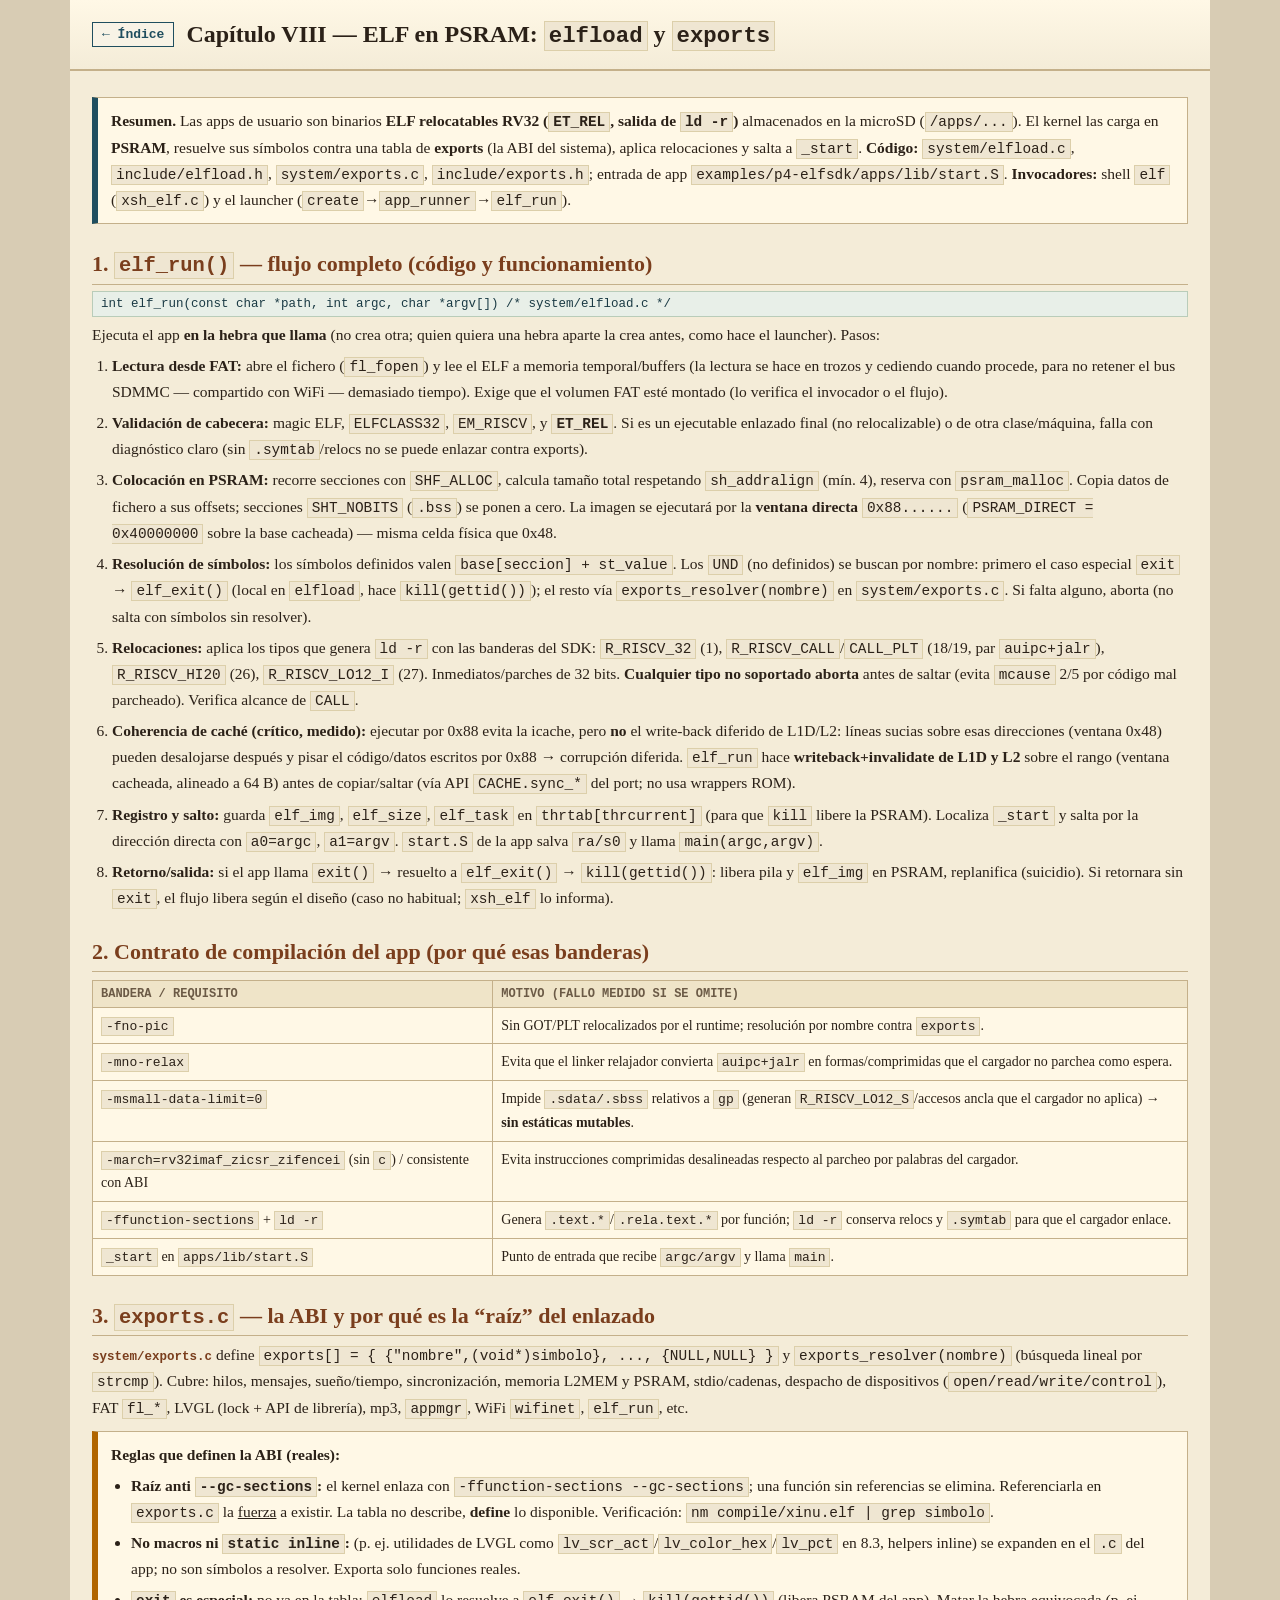
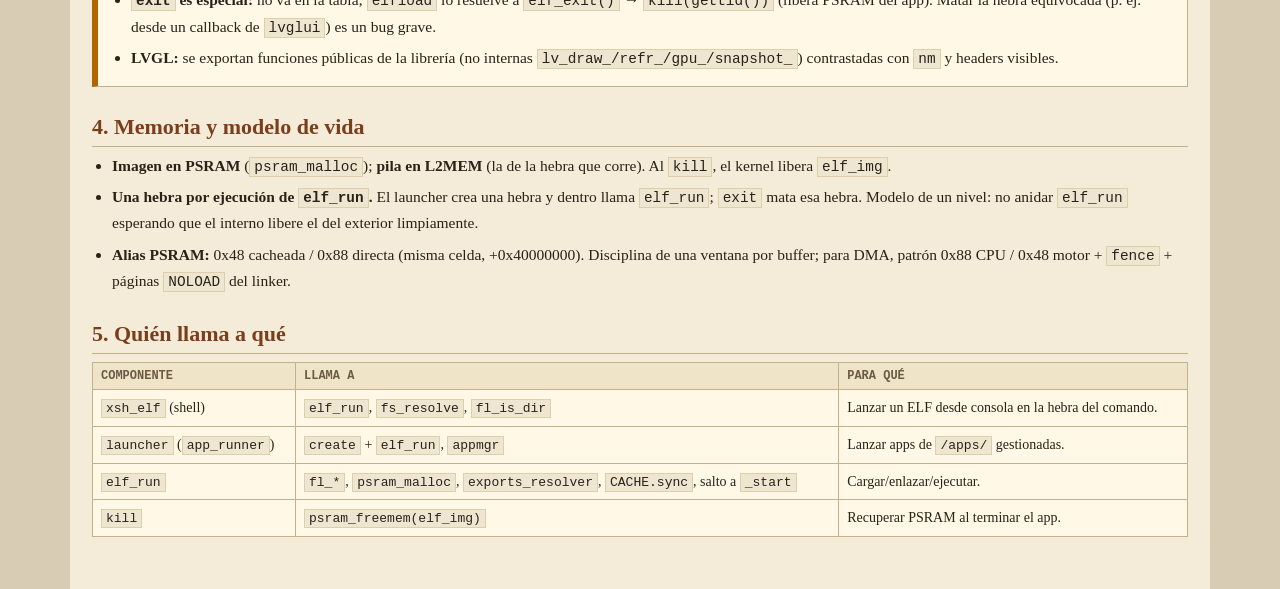
<file: docs/manual/08-elf.html>
<!DOCTYPE html>
<html lang="es">
<head>
<meta charset="utf-8"><meta name="viewport" content="width=device-width, initial-scale=1">
<title>VIII — ELF en PSRAM (elfload y exports) | Manual Xinu-P4.2</title>
<style>
:root{--paper:#f4ecd8;--paper2:#efe4c8;--ink:#2b2118;--muted:#6b5a46;--rule:#c4b08a;--accent:#7a3e1d;--accent2:#1f4e5f;--stamp:#8b2e2e;--hi:#fff8e6;--mono:"Courier New",Courier,ui-monospace,monospace;--serif:Georgia,"Times New Roman",Times,serif}
*{box-sizing:border-box}html{background:#d8ccb4}
body{margin:0 auto;max-width:1140px;background:var(--paper);color:var(--ink);font:15.5px/1.68 var(--serif);padding:0 0 28px}
.mast{padding:14px 22px;border-bottom:2px solid var(--rule);background:linear-gradient(180deg,var(--hi),var(--paper));display:flex;gap:12px;align-items:center;flex-wrap:wrap}
.mast a{font:700 13px var(--mono);color:var(--accent2);border:1px solid var(--accent2);padding:4px 9px;text-decoration:none;background:#f8f3e6}
.mast a:hover{background:var(--accent2);color:#fff}.mast h1{margin:0;font-size:24px}
main{padding:16px 22px}
h2{font-size:22px;margin:22px 0 6px;color:var(--accent);border-bottom:1px solid var(--rule)}
h3{font-size:17px;margin:15px 0 4px;color:var(--accent2)}
p,li{margin:5px 0} ul,ol{margin:5px 0 5px 20px;padding:0}
code{font-family:var(--mono);font-size:.93em;background:#efe6d2;padding:1px 4px;border:1px solid #dccfaa}
pre{background:#2a2118;color:#f3ead6;border:1px solid #5a4632;padding:11px 13px;overflow:auto;font:12.6px/1.45 var(--mono);white-space:pre-wrap}
pre .c{color:#b7a98e}
.note{border:1px solid var(--rule);border-left:6px solid var(--accent2);background:var(--hi);padding:10px 13px;margin:10px 0}
.warn{border-left-color:#b06500}.danger{border-left-color:var(--stamp)}
table{width:100%;border-collapse:collapse;font-size:14px;margin:8px 0;background:var(--hi)}
th,td{padding:6px 8px;border:1px solid var(--rule);vertical-align:top;text-align:left}
th{background:var(--paper2);font:700 12px var(--mono);text-transform:uppercase;color:var(--muted)}
.file{font:700 12.5px var(--mono);color:var(--accent)}
.sig{font:12.5px var(--mono);color:#1a3a44;background:#e8efe8;border:1px solid #b9ccb9;padding:5px 8px;display:block}
</style>
</head>
<body>
<div class="mast"><a href="../index.html">← Índice</a><h1>Capítulo VIII — ELF en PSRAM: <code>elfload</code> y <code>exports</code></h1></div>
<main>

<div class="note"><b>Resumen.</b> Las apps de usuario son binarios <b>ELF relocatables RV32 (<code>ET_REL</code>, salida de <code>ld -r</code>)</b> almacenados en la microSD (<code>/apps/...</code>). El kernel las carga en <b>PSRAM</b>, resuelve sus símbolos contra una tabla de <b>exports</b> (la ABI del sistema), aplica relocaciones y salta a <code>_start</code>. <b>Código:</b> <code>system/elfload.c</code>, <code>include/elfload.h</code>, <code>system/exports.c</code>, <code>include/exports.h</code>; entrada de app <code>examples/p4-elfsdk/apps/lib/start.S</code>. <b>Invocadores:</b> shell <code>elf</code> (<code>xsh_elf.c</code>) y el launcher (<code>create</code>→<code>app_runner</code>→<code>elf_run</code>).</div>

<h2>1. <code>elf_run()</code> — flujo completo (código y funcionamiento)</h2>
<span class="sig">int elf_run(const char *path, int argc, char *argv[])  /* system/elfload.c */</span>
<p>Ejecuta el app <b>en la hebra que llama</b> (no crea otra; quien quiera una hebra aparte la crea antes, como hace el launcher). Pasos:</p>
<ol>
<li><b>Lectura desde FAT:</b> abre el fichero (<code>fl_fopen</code>) y lee el ELF a memoria temporal/buffers (la lectura se hace en trozos y cediendo cuando procede, para no retener el bus SDMMC — compartido con WiFi — demasiado tiempo). Exige que el volumen FAT esté montado (lo verifica el invocador o el flujo).</li>
<li><b>Validación de cabecera:</b> magic ELF, <code>ELFCLASS32</code>, <code>EM_RISCV</code>, y <b><code>ET_REL</code></b>. Si es un ejecutable enlazado final (no relocalizable) o de otra clase/máquina, falla con diagnóstico claro (sin <code>.symtab</code>/relocs no se puede enlazar contra exports).</li>
<li><b>Colocación en PSRAM:</b> recorre secciones con <code>SHF_ALLOC</code>, calcula tamaño total respetando <code>sh_addralign</code> (mín. 4), reserva con <code>psram_malloc</code>. Copia datos de fichero a sus offsets; secciones <code>SHT_NOBITS</code> (<code>.bss</code>) se ponen a cero. La imagen se ejecutará por la <b>ventana directa</b> <code>0x88......</code> (<code>PSRAM_DIRECT = 0x40000000</code> sobre la base cacheada) — misma celda física que 0x48.</li>
<li><b>Resolución de símbolos:</b> los símbolos definidos valen <code>base[seccion] + st_value</code>. Los <code>UND</code> (no definidos) se buscan por nombre: primero el caso especial <code>exit</code> → <code>elf_exit()</code> (local en <code>elfload</code>, hace <code>kill(gettid())</code>); el resto vía <code>exports_resolver(nombre)</code> en <code>system/exports.c</code>. Si falta alguno, aborta (no salta con símbolos sin resolver).</li>
<li><b>Relocaciones:</b> aplica los tipos que genera <code>ld -r</code> con las banderas del SDK: <code>R_RISCV_32</code> (1), <code>R_RISCV_CALL</code>/<code>CALL_PLT</code> (18/19, par <code>auipc+jalr</code>), <code>R_RISCV_HI20</code> (26), <code>R_RISCV_LO12_I</code> (27). Inmediatos/parches de 32 bits. <b>Cualquier tipo no soportado aborta</b> antes de saltar (evita <code>mcause</code> 2/5 por código mal parcheado). Verifica alcance de <code>CALL</code>.</li>
<li><b>Coherencia de caché (crítico, medido):</b> ejecutar por 0x88 evita la icache, pero <b>no</b> el write-back diferido de L1D/L2: líneas sucias sobre esas direcciones (ventana 0x48) pueden desalojarse después y pisar el código/datos escritos por 0x88 → corrupción diferida. <code>elf_run</code> hace <b>writeback+invalidate de L1D y L2</b> sobre el rango (ventana cacheada, alineado a 64 B) antes de copiar/saltar (vía API <code>CACHE.sync_*</code> del port; no usa wrappers ROM).</li>
<li><b>Registro y salto:</b> guarda <code>elf_img</code>, <code>elf_size</code>, <code>elf_task</code> en <code>thrtab[thrcurrent]</code> (para que <code>kill</code> libere la PSRAM). Localiza <code>_start</code> y salta por la dirección directa con <code>a0=argc</code>, <code>a1=argv</code>. <code>start.S</code> de la app salva <code>ra/s0</code> y llama <code>main(argc,argv)</code>.</li>
<li><b>Retorno/salida:</b> si el app llama <code>exit()</code> → resuelto a <code>elf_exit()</code> → <code>kill(gettid())</code>: libera pila y <code>elf_img</code> en PSRAM, replanifica (suicidio). Si retornara sin <code>exit</code>, el flujo libera según el diseño (caso no habitual; <code>xsh_elf</code> lo informa).</li>
</ol>

<h2>2. Contrato de compilación del app (por qué esas banderas)</h2>
<table>
<tr><th>Bandera / requisito</th><th>Motivo (fallo medido si se omite)</th></tr>
<tr><td><code>-fno-pic</code></td><td>Sin GOT/PLT relocalizados por el runtime; resolución por nombre contra <code>exports</code>.</td></tr>
<tr><td><code>-mno-relax</code></td><td>Evita que el linker relajador convierta <code>auipc+jalr</code> en formas/comprimidas que el cargador no parchea como espera.</td></tr>
<tr><td><code>-msmall-data-limit=0</code></td><td>Impide <code>.sdata/.sbss</code> relativos a <code>gp</code> (generan <code>R_RISCV_LO12_S</code>/accesos ancla que el cargador no aplica) → <b>sin estáticas mutables</b>.</td></tr>
<tr><td><code>-march=rv32imaf_zicsr_zifencei</code> (sin <code>c</code>) / consistente con ABI</td><td>Evita instrucciones comprimidas desalineadas respecto al parcheo por palabras del cargador.</td></tr>
<tr><td><code>-ffunction-sections</code> + <code>ld -r</code></td><td>Genera <code>.text.*</code>/<code>.rela.text.*</code> por función; <code>ld -r</code> conserva relocs y <code>.symtab</code> para que el cargador enlace.</td></tr>
<tr><td><code>_start</code> en <code>apps/lib/start.S</code></td><td>Punto de entrada que recibe <code>argc/argv</code> y llama <code>main</code>.</td></tr>
</table>

<h2>3. <code>exports.c</code> — la ABI y por qué es la “raíz” del enlazado</h2>
<p><span class="file">system/exports.c</span> define <code>exports[] = { {"nombre",(void*)simbolo}, ..., {NULL,NULL} }</code> y <code>exports_resolver(nombre)</code> (búsqueda lineal por <code>strcmp</code>). Cubre: hilos, mensajes, sueño/tiempo, sincronización, memoria L2MEM y PSRAM, stdio/cadenas, despacho de dispositivos (<code>open/read/write/control</code>), FAT <code>fl_*</code>, LVGL (lock + API de librería), mp3, <code>appmgr</code>, WiFi <code>wifinet</code>, <code>elf_run</code>, etc.</p>
<div class="note warn">
<b>Reglas que definen la ABI (reales):</b>
<ul>
<li><b>Raíz anti <code>--gc-sections</code>:</b> el kernel enlaza con <code>-ffunction-sections --gc-sections</code>; una función sin referencias se elimina. Referenciarla en <code>exports.c</code> la <u>fuerza</u> a existir. La tabla no describe, <b>define</b> lo disponible. Verificación: <code>nm compile/xinu.elf | grep simbolo</code>.</li>
<li><b>No macros ni <code>static inline</code>:</b> (p. ej. utilidades de LVGL como <code>lv_scr_act</code>/<code>lv_color_hex</code>/<code>lv_pct</code> en 8.3, helpers inline) se expanden en el <code>.c</code> del app; no son símbolos a resolver. Exporta solo funciones reales.</li>
<li><b><code>exit</code> es especial:</b> no va en la tabla; <code>elfload</code> lo resuelve a <code>elf_exit()</code> → <code>kill(gettid())</code> (libera PSRAM del app). Matar la hebra equivocada (p. ej. desde un callback de <code>lvglui</code>) es un bug grave.</li>
<li><b>LVGL:</b> se exportan funciones públicas de la librería (no internas <code>lv_draw_/refr_/gpu_/snapshot_</code>) contrastadas con <code>nm</code> y headers visibles.</li>
</ul>
</div>

<h2>4. Memoria y modelo de vida</h2>
<ul>
<li><b>Imagen en PSRAM</b> (<code>psram_malloc</code>); <b>pila en L2MEM</b> (la de la hebra que corre). Al <code>kill</code>, el kernel libera <code>elf_img</code>.</li>
<li><b>Una hebra por ejecución de <code>elf_run</code>.</b> El launcher crea una hebra y dentro llama <code>elf_run</code>; <code>exit</code> mata esa hebra. Modelo de un nivel: no anidar <code>elf_run</code> esperando que el interno libere el del exterior limpiamente.</li>
<li><b>Alias PSRAM:</b> 0x48 cacheada / 0x88 directa (misma celda, +0x40000000). Disciplina de una ventana por buffer; para DMA, patrón 0x88 CPU / 0x48 motor + <code>fence</code> + páginas <code>NOLOAD</code> del linker.</li>
</ul>

<h2>5. Quién llama a qué</h2>
<table>
<tr><th>Componente</th><th>Llama a</th><th>Para qué</th></tr>
<tr><td><code>xsh_elf</code> (shell)</td><td><code>elf_run</code>, <code>fs_resolve</code>, <code>fl_is_dir</code></td><td>Lanzar un ELF desde consola en la hebra del comando.</td></tr>
<tr><td><code>launcher</code> (<code>app_runner</code>)</td><td><code>create</code> + <code>elf_run</code>, <code>appmgr</code></td><td>Lanzar apps de <code>/apps/</code> gestionadas.</td></tr>
<tr><td><code>elf_run</code></td><td><code>fl_*</code>, <code>psram_malloc</code>, <code>exports_resolver</code>, <code>CACHE.sync</code>, salto a <code>_start</code></td><td>Cargar/enlazar/ejecutar.</td></tr>
<tr><td><code>kill</code></td><td><code>psram_freemem(elf_img)</code></td><td>Recuperar PSRAM al terminar el app.</td></tr>
</table>

</main>
</body>
</html>
</file>
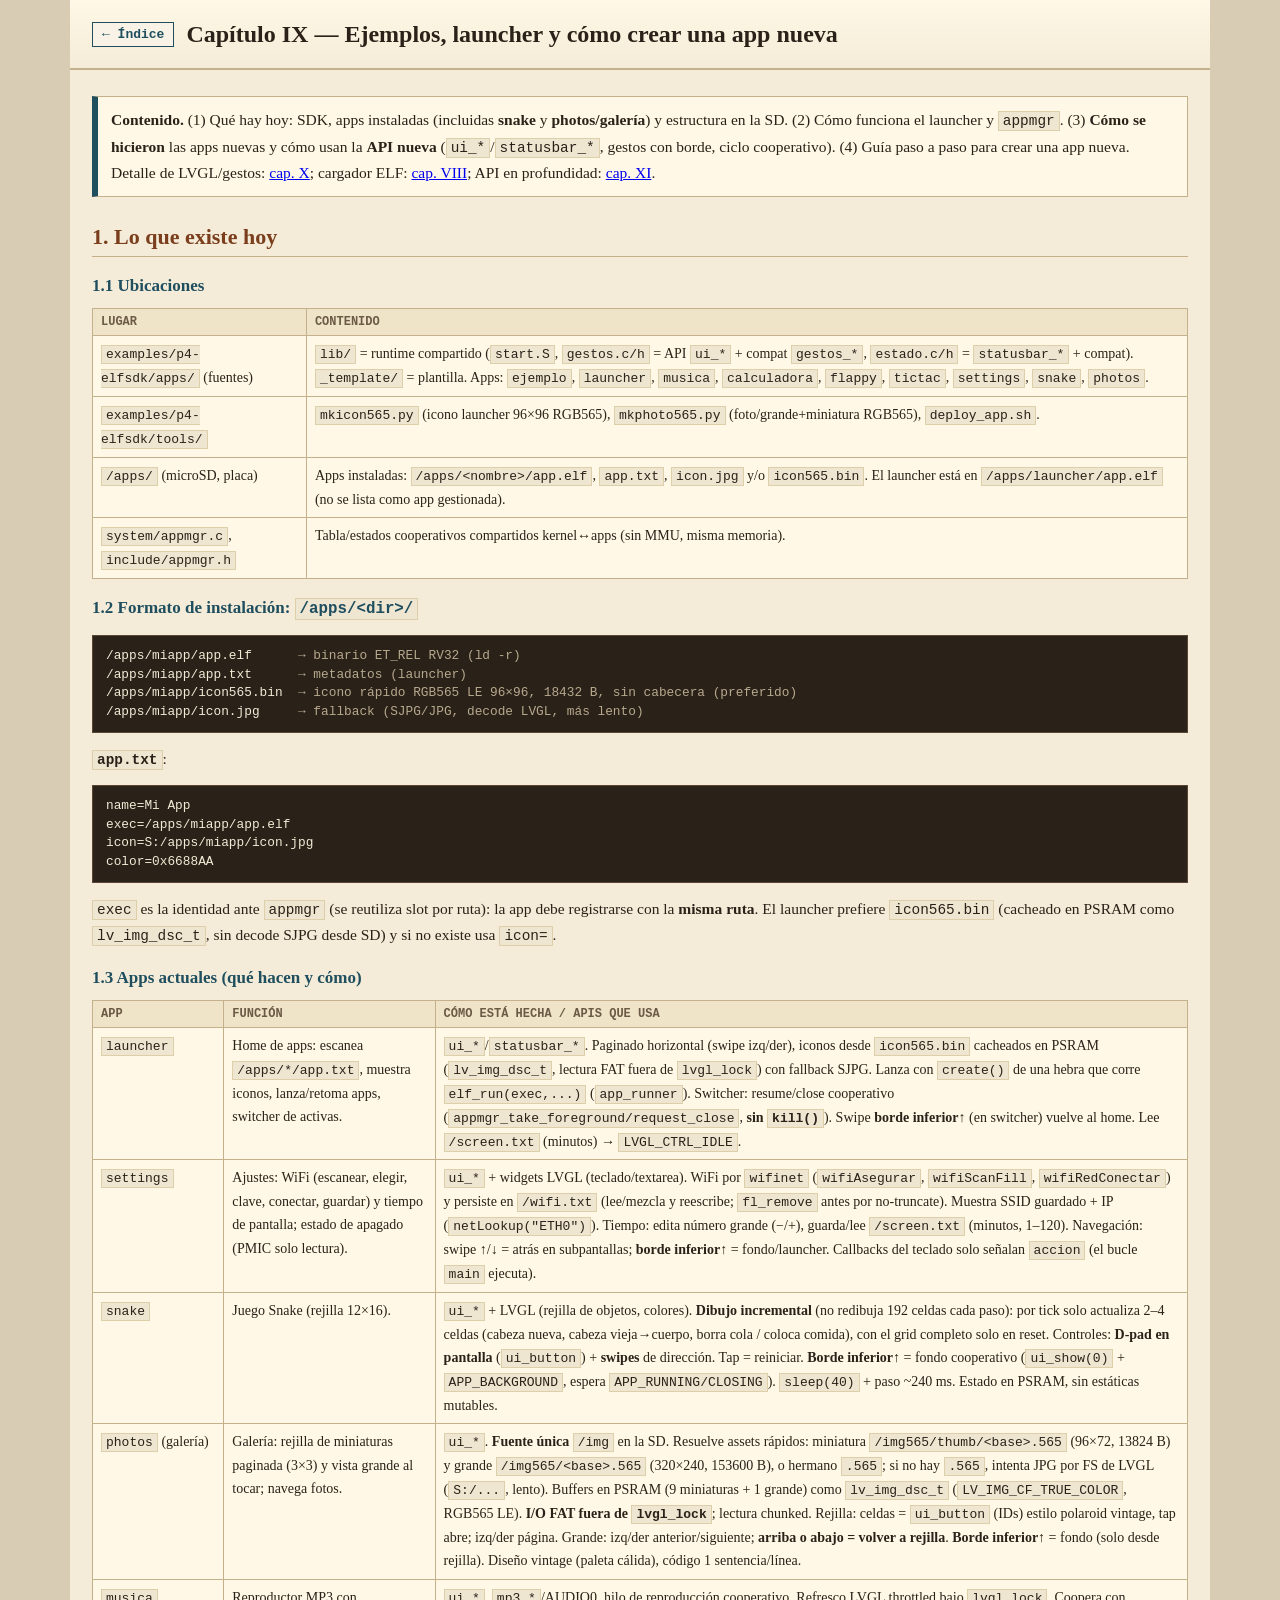
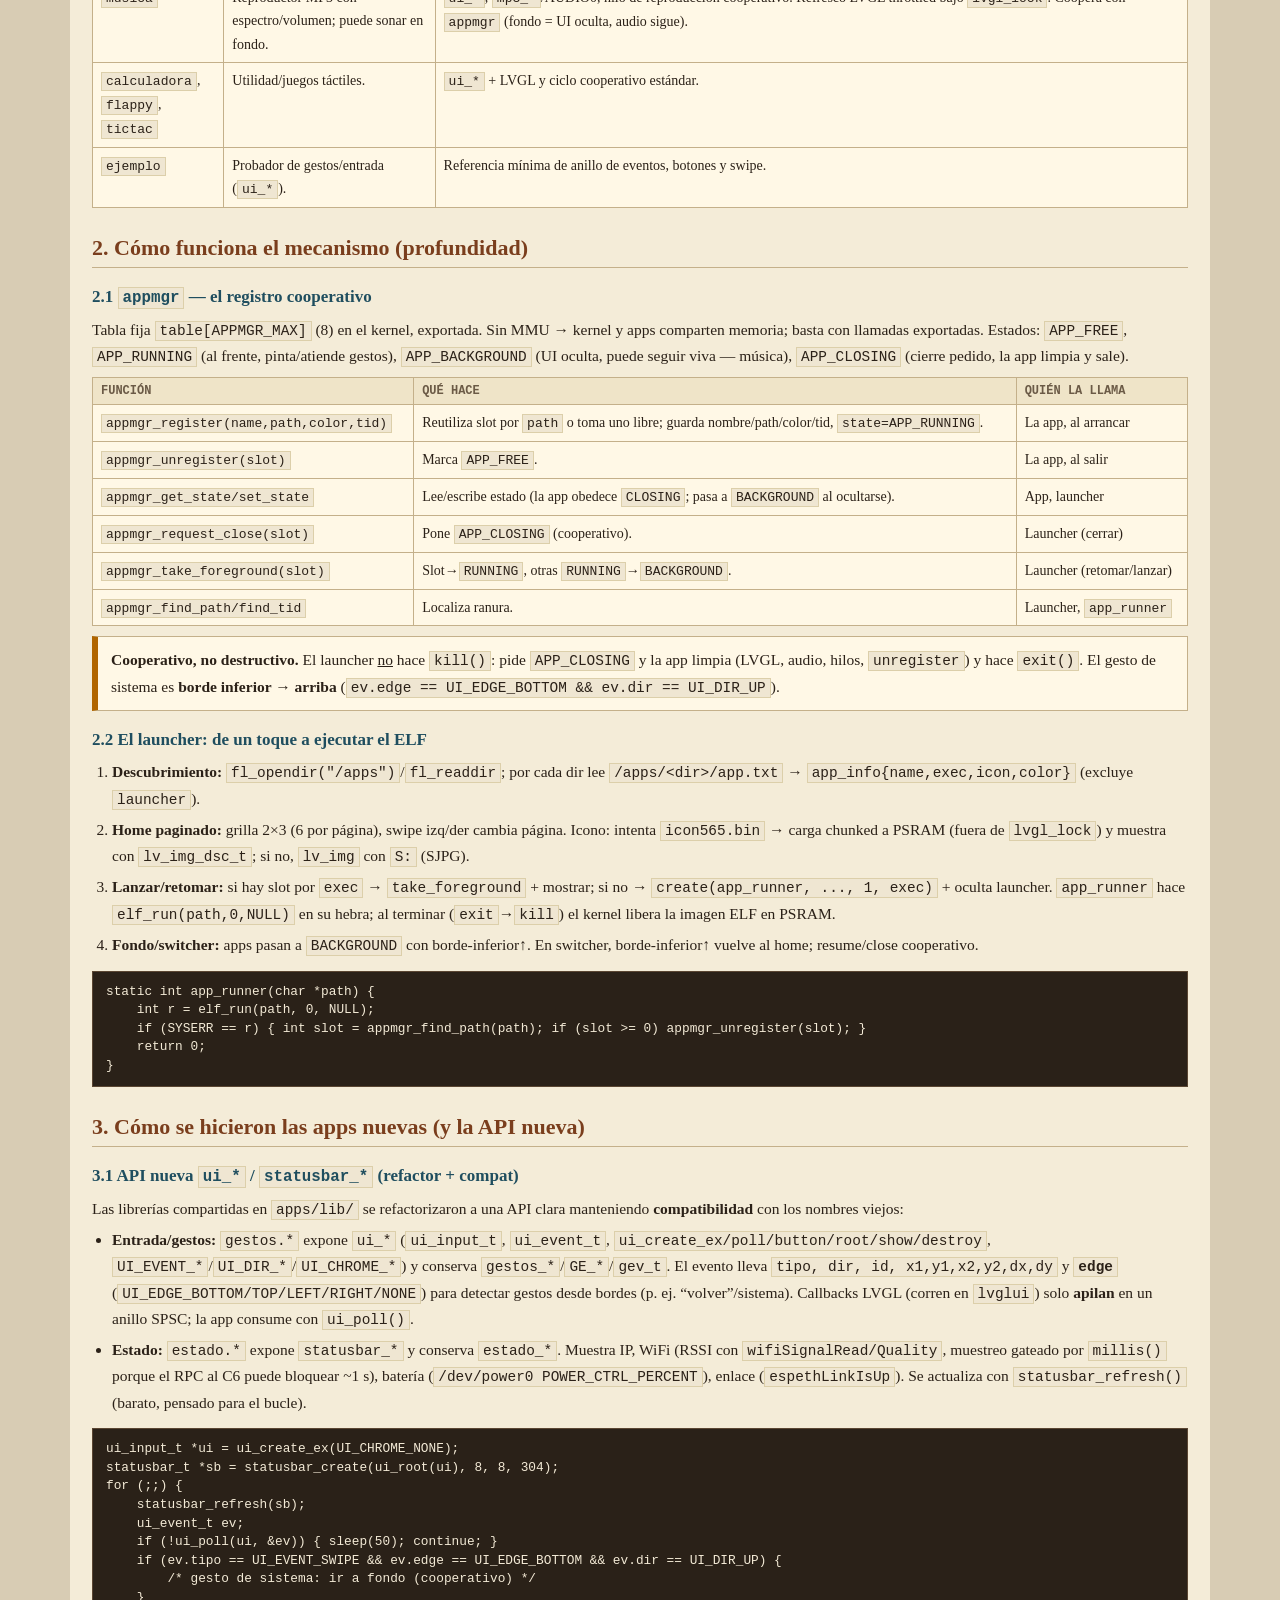
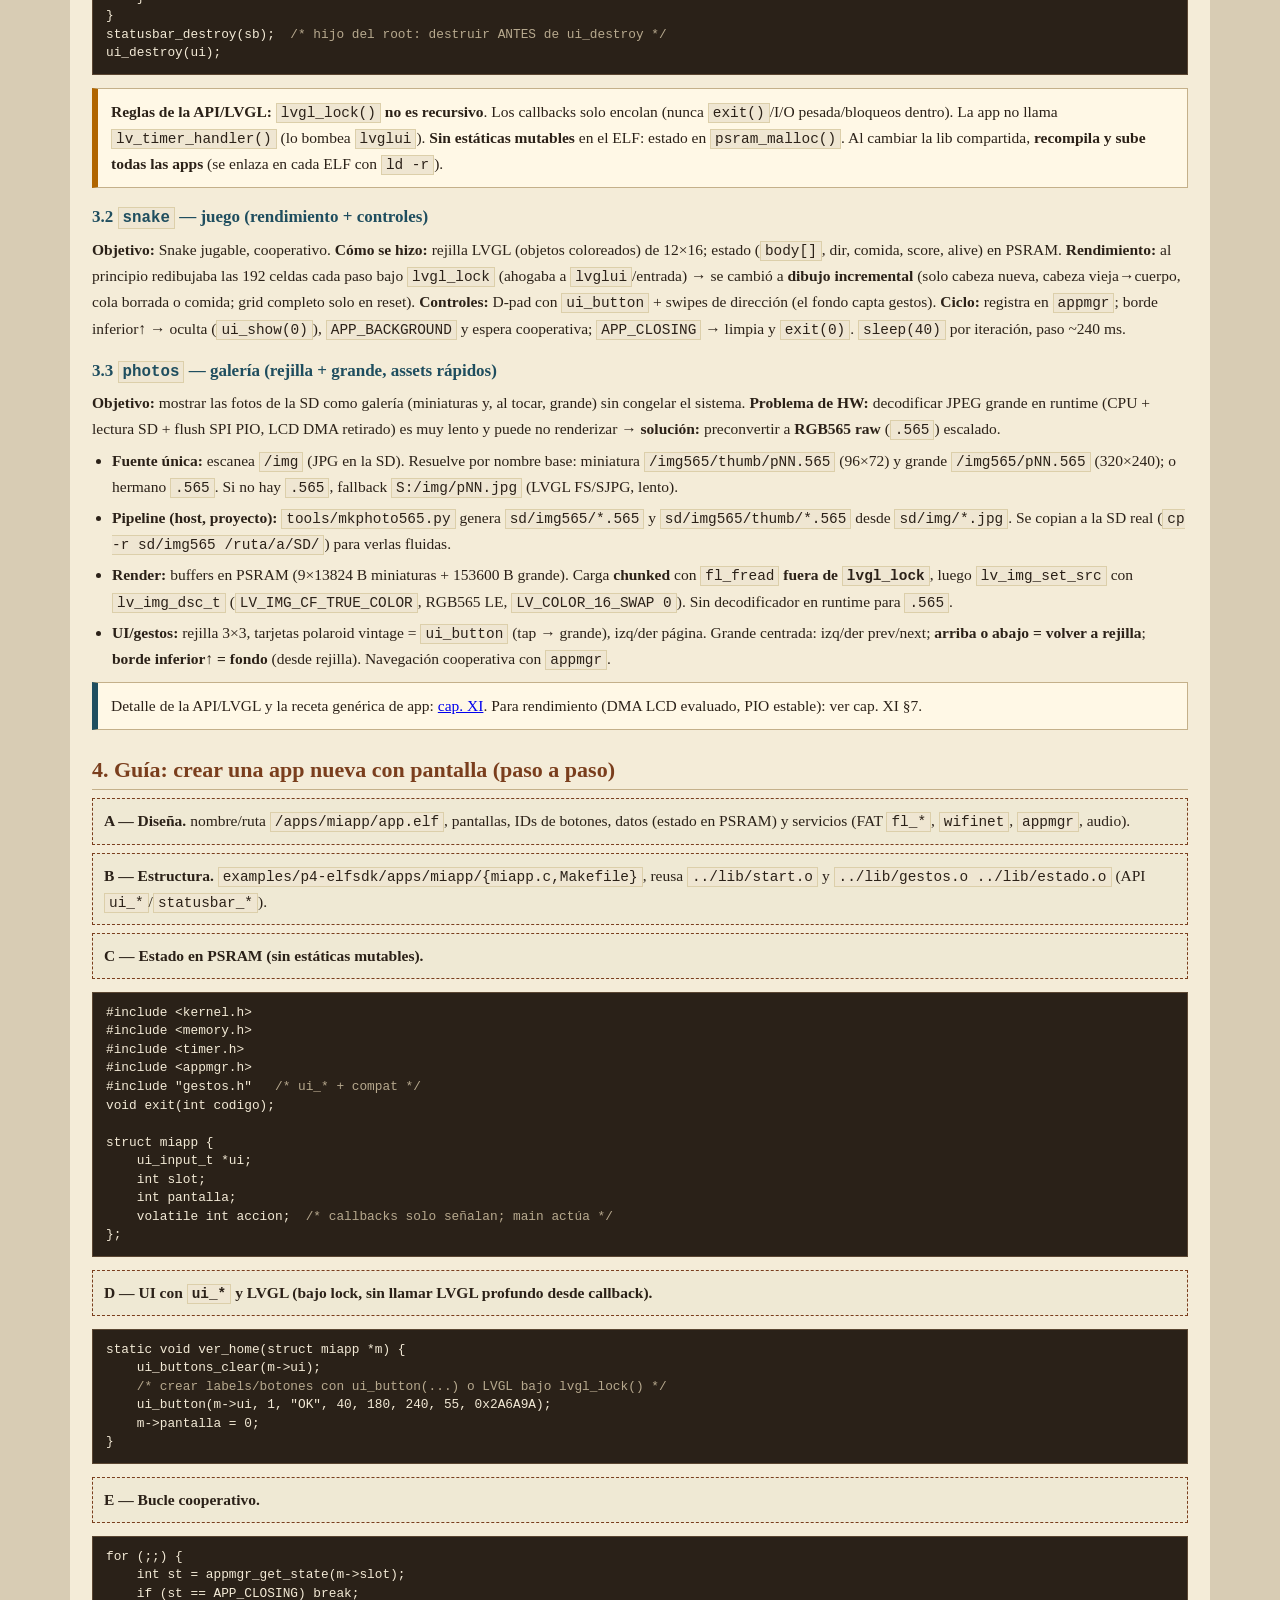
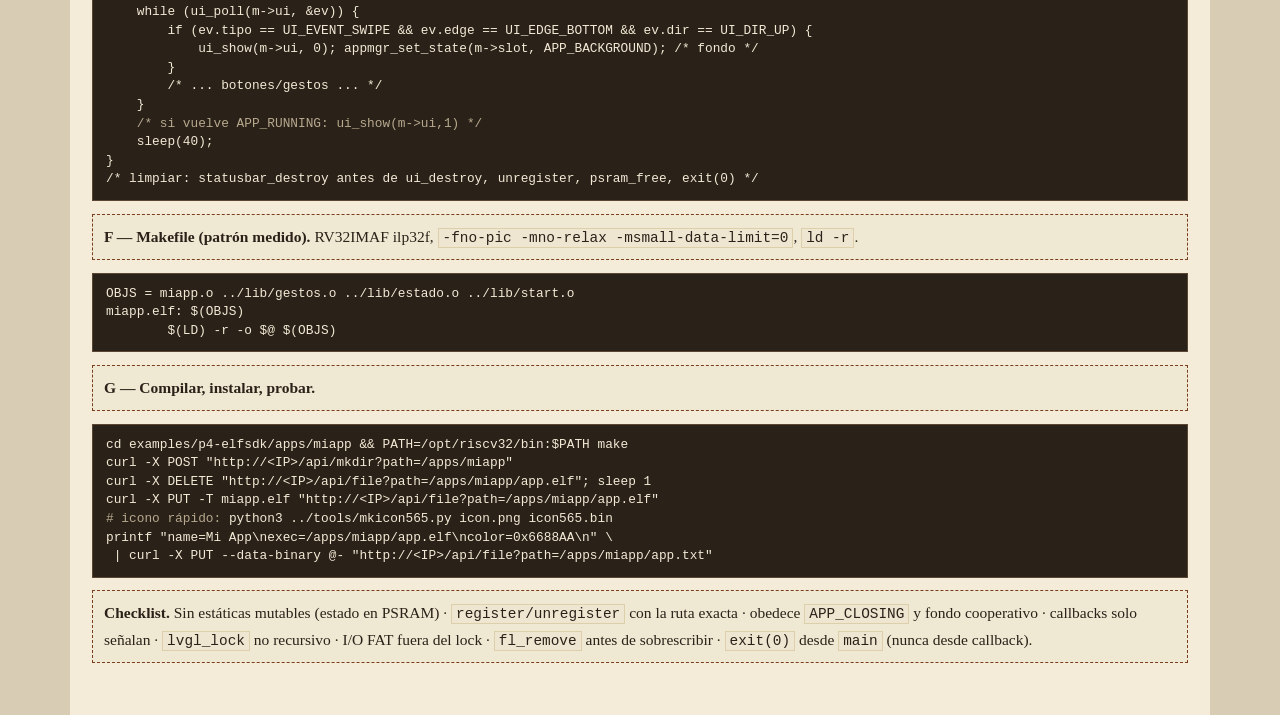
<file: docs/manual/09-ejemplos-launcher.html>
<!DOCTYPE html>
<html lang="es">
<head>
<meta charset="utf-8"><meta name="viewport" content="width=device-width, initial-scale=1">
<title>IX — Ejemplos, launcher y cómo crear una app nueva | Manual Xinu-P4.2</title>
<style>
:root{--paper:#f4ecd8;--paper2:#efe4c8;--ink:#2b2118;--muted:#6b5a46;--rule:#c4b08a;--accent:#7a3e1d;--accent2:#1f4e5f;--stamp:#8b2e2e;--hi:#fff8e6;--mono:"Courier New",Courier,ui-monospace,monospace;--serif:Georgia,"Times New Roman",Times,serif}
*{box-sizing:border-box}html{background:#d8ccb4}
body{margin:0 auto;max-width:1140px;background:var(--paper);color:var(--ink);font:15.5px/1.68 var(--serif);padding:0 0 28px}
.mast{padding:14px 22px;border-bottom:2px solid var(--rule);background:linear-gradient(180deg,var(--hi),var(--paper));display:flex;gap:12px;align-items:center;flex-wrap:wrap}
.mast a{font:700 13px var(--mono);color:var(--accent2);border:1px solid var(--accent2);padding:4px 9px;text-decoration:none;background:#f8f3e6}
.mast a:hover{background:var(--accent2);color:#fff}.mast h1{margin:0;font-size:24px}
main{padding:16px 22px}
h2{font-size:22px;margin:22px 0 6px;color:var(--accent);border-bottom:1px solid var(--rule)}
h3{font-size:17px;margin:15px 0 4px;color:var(--accent2)}
h4{font:700 13.5px var(--mono);margin:11px 0 3px;color:var(--stamp)}
p,li{margin:5px 0} ul,ol{margin:5px 0 5px 20px;padding:0}
code{font-family:var(--mono);font-size:.93em;background:#efe6d2;padding:1px 4px;border:1px solid #dccfaa}
pre{background:#2a2118;color:#f3ead6;border:1px solid #5a4632;padding:11px 13px;overflow:auto;font:12.8px/1.45 var(--mono);white-space:pre-wrap}
pre .c{color:#b7a98e}
.note{border:1px solid var(--rule);border-left:6px solid var(--accent2);background:var(--hi);padding:10px 13px;margin:10px 0}
.warn{border-left-color:#b06500}.danger{border-left-color:var(--stamp)}
table{width:100%;border-collapse:collapse;font-size:14px;margin:8px 0;background:var(--hi)}
th,td{padding:6px 8px;border:1px solid var(--rule);vertical-align:top;text-align:left}
th{background:var(--paper2);font:700 12px var(--mono);text-transform:uppercase;color:var(--muted)}
.step{background:#efe9d4;border:1px dashed var(--accent);padding:9px 11px;margin:8px 0}
</style>
</head>
<body>
<div class="mast"><a href="index.html">← Índice</a><h1>Capítulo IX — Ejemplos, launcher y cómo crear una app nueva</h1></div>
<main>

<div class="note"><b>Contenido.</b> (1) Qué hay hoy: SDK, apps instaladas (incluidas <b>snake</b> y <b>photos/galería</b>) y estructura en la SD. (2) Cómo funciona el launcher y <code>appmgr</code>. (3) <b>Cómo se hicieron</b> las apps nuevas y cómo usan la <b>API nueva</b> (<code>ui_*</code>/<code>statusbar_*</code>, gestos con borde, ciclo cooperativo). (4) Guía paso a paso para crear una app nueva. Detalle de LVGL/gestos: <a href="10-lvgl.html">cap. X</a>; cargador ELF: <a href="08-elf.html">cap. VIII</a>; API en profundidad: <a href="11-app-dev.html">cap. XI</a>.</div>

<h2>1. Lo que existe hoy</h2>
<h3>1.1 Ubicaciones</h3>
<table>
<tr><th>Lugar</th><th>Contenido</th></tr>
<tr><td><code>examples/p4-elfsdk/apps/</code> (fuentes)</td><td><code>lib/</code> = runtime compartido (<code>start.S</code>, <code>gestos.c/h</code> = API <code>ui_*</code> + compat <code>gestos_*</code>, <code>estado.c/h</code> = <code>statusbar_*</code> + compat). <code>_template/</code> = plantilla. Apps: <code>ejemplo</code>, <code>launcher</code>, <code>musica</code>, <code>calculadora</code>, <code>flappy</code>, <code>tictac</code>, <code>settings</code>, <code>snake</code>, <code>photos</code>.</td></tr>
<tr><td><code>examples/p4-elfsdk/tools/</code></td><td><code>mkicon565.py</code> (icono launcher 96×96 RGB565), <code>mkphoto565.py</code> (foto/grande+miniatura RGB565), <code>deploy_app.sh</code>.</td></tr>
<tr><td><code>/apps/</code> (microSD, placa)</td><td>Apps instaladas: <code>/apps/&lt;nombre&gt;/app.elf</code>, <code>app.txt</code>, <code>icon.jpg</code> y/o <code>icon565.bin</code>. El launcher está en <code>/apps/launcher/app.elf</code> (no se lista como app gestionada).</td></tr>
<tr><td><code>system/appmgr.c</code>, <code>include/appmgr.h</code></td><td>Tabla/estados cooperativos compartidos kernel↔apps (sin MMU, misma memoria).</td></tr>
</table>

<h3>1.2 Formato de instalación: <code>/apps/&lt;dir&gt;/</code></h3>
<pre>/apps/miapp/app.elf      <span class="c">→ binario ET_REL RV32 (ld -r)</span>
/apps/miapp/app.txt      <span class="c">→ metadatos (launcher)</span>
/apps/miapp/icon565.bin  <span class="c">→ icono rápido RGB565 LE 96×96, 18432 B, sin cabecera (preferido)</span>
/apps/miapp/icon.jpg     <span class="c">→ fallback (SJPG/JPG, decode LVGL, más lento)</span></pre>
<p><b><code>app.txt</code></b>:</p>
<pre>name=Mi App
exec=/apps/miapp/app.elf
icon=S:/apps/miapp/icon.jpg
color=0x6688AA</pre>
<p><code>exec</code> es la identidad ante <code>appmgr</code> (se reutiliza slot por ruta): la app debe registrarse con la <b>misma ruta</b>. El launcher prefiere <code>icon565.bin</code> (cacheado en PSRAM como <code>lv_img_dsc_t</code>, sin decode SJPG desde SD) y si no existe usa <code>icon=</code>.</p>

<h3>1.3 Apps actuales (qué hacen y cómo)</h3>
<table>
<tr><th>App</th><th>Función</th><th>Cómo está hecha / APIs que usa</th></tr>
<tr><td><code>launcher</code></td><td>Home de apps: escanea <code>/apps/*/app.txt</code>, muestra iconos, lanza/retoma apps, switcher de activas.</td><td><code>ui_*</code>/<code>statusbar_*</code>. Paginado horizontal (swipe izq/der), iconos desde <code>icon565.bin</code> cacheados en PSRAM (<code>lv_img_dsc_t</code>, lectura FAT fuera de <code>lvgl_lock</code>) con fallback SJPG. Lanza con <code>create()</code> de una hebra que corre <code>elf_run(exec,...)</code> (<code>app_runner</code>). Switcher: resume/close cooperativo (<code>appmgr_take_foreground/request_close</code>, <b>sin <code>kill()</code></b>). Swipe <b>borde inferior↑</b> (en switcher) vuelve al home. Lee <code>/screen.txt</code> (minutos) → <code>LVGL_CTRL_IDLE</code>.</td></tr>
<tr><td><code>settings</code></td><td>Ajustes: WiFi (escanear, elegir, clave, conectar, guardar) y tiempo de pantalla; estado de apagado (PMIC solo lectura).</td><td><code>ui_*</code> + widgets LVGL (teclado/textarea). WiFi por <code>wifinet</code> (<code>wifiAsegurar</code>, <code>wifiScanFill</code>, <code>wifiRedConectar</code>) y persiste en <code>/wifi.txt</code> (lee/mezcla y reescribe; <code>fl_remove</code> antes por no-truncate). Muestra SSID guardado + IP (<code>netLookup("ETH0")</code>). Tiempo: edita número grande (−/+), guarda/lee <code>/screen.txt</code> (minutos, 1–120). Navegación: swipe ↑/↓ = atrás en subpantallas; <b>borde inferior↑</b> = fondo/launcher. Callbacks del teclado solo señalan <code>accion</code> (el bucle <code>main</code> ejecuta).</td></tr>
<tr><td><code>snake</code></td><td>Juego Snake (rejilla 12×16).</td><td><code>ui_*</code> + LVGL (rejilla de objetos, colores). <b>Dibujo incremental</b> (no redibuja 192 celdas cada paso): por tick solo actualiza 2–4 celdas (cabeza nueva, cabeza vieja→cuerpo, borra cola / coloca comida), con el grid completo solo en reset. Controles: <b>D-pad en pantalla</b> (<code>ui_button</code>) + <b>swipes</b> de dirección. Tap = reiniciar. <b>Borde inferior↑</b> = fondo cooperativo (<code>ui_show(0)</code> + <code>APP_BACKGROUND</code>, espera <code>APP_RUNNING/CLOSING</code>). <code>sleep(40)</code> + paso ~240 ms. Estado en PSRAM, sin estáticas mutables.</td></tr>
<tr><td><code>photos</code> (galería)</td><td>Galería: rejilla de miniaturas paginada (3×3) y vista grande al tocar; navega fotos.</td><td><code>ui_*</code>. <b>Fuente única</b> <code>/img</code> en la SD. Resuelve assets rápidos: miniatura <code>/img565/thumb/&lt;base&gt;.565</code> (96×72, 13824 B) y grande <code>/img565/&lt;base&gt;.565</code> (320×240, 153600 B), o hermano <code>.565</code>; si no hay <code>.565</code>, intenta JPG por FS de LVGL (<code>S:/...</code>, lento). Buffers en PSRAM (9 miniaturas + 1 grande) como <code>lv_img_dsc_t</code> (<code>LV_IMG_CF_TRUE_COLOR</code>, RGB565 LE). <b>I/O FAT fuera de <code>lvgl_lock</code></b>; lectura chunked. Rejilla: celdas = <code>ui_button</code> (IDs) estilo polaroid vintage, tap abre; izq/der página. Grande: izq/der anterior/siguiente; <b>arriba o abajo = volver a rejilla</b>. <b>Borde inferior↑</b> = fondo (solo desde rejilla). Diseño vintage (paleta cálida), código 1 sentencia/línea.</td></tr>
<tr><td><code>musica</code></td><td>Reproductor MP3 con espectro/volumen; puede sonar en fondo.</td><td><code>ui_*</code>, <code>mp3_*</code>/AUDIO0, hilo de reproducción cooperativo. Refresco LVGL throttled bajo <code>lvgl_lock</code>. Coopera con <code>appmgr</code> (fondo = UI oculta, audio sigue).</td></tr>
<tr><td><code>calculadora</code>, <code>flappy</code>, <code>tictac</code></td><td>Utilidad/juegos táctiles.</td><td><code>ui_*</code> + LVGL y ciclo cooperativo estándar.</td></tr>
<tr><td><code>ejemplo</code></td><td>Probador de gestos/entrada (<code>ui_*</code>).</td><td>Referencia mínima de anillo de eventos, botones y swipe.</td></tr>
</table>

<h2>2. Cómo funciona el mecanismo (profundidad)</h2>
<h3>2.1 <code>appmgr</code> — el registro cooperativo</h3>
<p>Tabla fija <code>table[APPMGR_MAX]</code> (8) en el kernel, exportada. Sin MMU → kernel y apps comparten memoria; basta con llamadas exportadas. Estados: <code>APP_FREE</code>, <code>APP_RUNNING</code> (al frente, pinta/atiende gestos), <code>APP_BACKGROUND</code> (UI oculta, puede seguir viva — música), <code>APP_CLOSING</code> (cierre pedido, la app limpia y sale).</p>
<table>
<tr><th>Función</th><th>Qué hace</th><th>Quién la llama</th></tr>
<tr><td><code>appmgr_register(name,path,color,tid)</code></td><td>Reutiliza slot por <code>path</code> o toma uno libre; guarda nombre/path/color/tid, <code>state=APP_RUNNING</code>.</td><td>La app, al arrancar</td></tr>
<tr><td><code>appmgr_unregister(slot)</code></td><td>Marca <code>APP_FREE</code>.</td><td>La app, al salir</td></tr>
<tr><td><code>appmgr_get_state/set_state</code></td><td>Lee/escribe estado (la app obedece <code>CLOSING</code>; pasa a <code>BACKGROUND</code> al ocultarse).</td><td>App, launcher</td></tr>
<tr><td><code>appmgr_request_close(slot)</code></td><td>Pone <code>APP_CLOSING</code> (cooperativo).</td><td>Launcher (cerrar)</td></tr>
<tr><td><code>appmgr_take_foreground(slot)</code></td><td>Slot→<code>RUNNING</code>, otras <code>RUNNING</code>→<code>BACKGROUND</code>.</td><td>Launcher (retomar/lanzar)</td></tr>
<tr><td><code>appmgr_find_path/find_tid</code></td><td>Localiza ranura.</td><td>Launcher, <code>app_runner</code></td></tr>
</table>
<div class="note warn"><b>Cooperativo, no destructivo.</b> El launcher <u>no</u> hace <code>kill()</code>: pide <code>APP_CLOSING</code> y la app limpia (LVGL, audio, hilos, <code>unregister</code>) y hace <code>exit()</code>. El gesto de sistema es <b>borde inferior → arriba</b> (<code>ev.edge == UI_EDGE_BOTTOM &amp;&amp; ev.dir == UI_DIR_UP</code>).</div>

<h3>2.2 El launcher: de un toque a ejecutar el ELF</h3>
<ol>
<li><b>Descubrimiento:</b> <code>fl_opendir("/apps")</code>/<code>fl_readdir</code>; por cada dir lee <code>/apps/&lt;dir&gt;/app.txt</code> → <code>app_info{name,exec,icon,color}</code> (excluye <code>launcher</code>).</li>
<li><b>Home paginado:</b> grilla 2×3 (6 por página), swipe izq/der cambia página. Icono: intenta <code>icon565.bin</code> → carga chunked a PSRAM (fuera de <code>lvgl_lock</code>) y muestra con <code>lv_img_dsc_t</code>; si no, <code>lv_img</code> con <code>S:</code> (SJPG).</li>
<li><b>Lanzar/retomar:</b> si hay slot por <code>exec</code> → <code>take_foreground</code> + mostrar; si no → <code>create(app_runner, ..., 1, exec)</code> + oculta launcher. <code>app_runner</code> hace <code>elf_run(path,0,NULL)</code> en su hebra; al terminar (<code>exit</code>→<code>kill</code>) el kernel libera la imagen ELF en PSRAM.</li>
<li><b>Fondo/switcher:</b> apps pasan a <code>BACKGROUND</code> con borde-inferior↑. En switcher, borde-inferior↑ vuelve al home; resume/close cooperativo.</li>
</ol>
<pre>static int app_runner(char *path) {
    int r = elf_run(path, 0, NULL);
    if (SYSERR == r) { int slot = appmgr_find_path(path); if (slot &gt;= 0) appmgr_unregister(slot); }
    return 0;
}</pre>

<h2>3. Cómo se hicieron las apps nuevas (y la API nueva)</h2>

<h3>3.1 API nueva <code>ui_*</code> / <code>statusbar_*</code> (refactor + compat)</h3>
<p>Las librerías compartidas en <code>apps/lib/</code> se refactorizaron a una API clara manteniendo <b>compatibilidad</b> con los nombres viejos:</p>
<ul>
  <li><b>Entrada/gestos:</b> <code>gestos.*</code> expone <code>ui_*</code> (<code>ui_input_t</code>, <code>ui_event_t</code>, <code>ui_create_ex/poll/button/root/show/destroy</code>, <code>UI_EVENT_*</code>/<code>UI_DIR_*</code>/<code>UI_CHROME_*</code>) y conserva <code>gestos_*</code>/<code>GE_*</code>/<code>gev_t</code>. El evento lleva <code>tipo, dir, id, x1,y1,x2,y2,dx,dy</code> y <b><code>edge</code></b> (<code>UI_EDGE_BOTTOM/TOP/LEFT/RIGHT/NONE</code>) para detectar gestos desde bordes (p. ej. “volver”/sistema). Callbacks LVGL (corren en <code>lvglui</code>) solo <b>apilan</b> en un anillo SPSC; la app consume con <code>ui_poll()</code>.</li>
  <li><b>Estado:</b> <code>estado.*</code> expone <code>statusbar_*</code> y conserva <code>estado_*</code>. Muestra IP, WiFi (RSSI con <code>wifiSignalRead/Quality</code>, muestreo gateado por <code>millis()</code> porque el RPC al C6 puede bloquear ~1 s), batería (<code>/dev/power0 POWER_CTRL_PERCENT</code>), enlace (<code>espethLinkIsUp</code>). Se actualiza con <code>statusbar_refresh()</code> (barato, pensado para el bucle).</li>
</ul>
<pre>ui_input_t *ui = ui_create_ex(UI_CHROME_NONE);
statusbar_t *sb = statusbar_create(ui_root(ui), 8, 8, 304);
for (;;) {
    statusbar_refresh(sb);
    ui_event_t ev;
    if (!ui_poll(ui, &amp;ev)) { sleep(50); continue; }
    if (ev.tipo == UI_EVENT_SWIPE &amp;&amp; ev.edge == UI_EDGE_BOTTOM &amp;&amp; ev.dir == UI_DIR_UP) {
        /* gesto de sistema: ir a fondo (cooperativo) */
    }
}
statusbar_destroy(sb);  <span class="c">/* hijo del root: destruir ANTES de ui_destroy */</span>
ui_destroy(ui);</pre>
<div class="note warn"><b>Reglas de la API/LVGL:</b> <code>lvgl_lock()</code> <b>no es recursivo</b>. Los callbacks solo encolan (nunca <code>exit()</code>/I/O pesada/bloqueos dentro). La app no llama <code>lv_timer_handler()</code> (lo bombea <code>lvglui</code>). <b>Sin estáticas mutables</b> en el ELF: estado en <code>psram_malloc()</code>. Al cambiar la lib compartida, <b>recompila y sube todas las apps</b> (se enlaza en cada ELF con <code>ld -r</code>).</div>

<h3>3.2 <code>snake</code> — juego (rendimiento + controles)</h3>
<p><b>Objetivo:</b> Snake jugable, cooperativo. <b>Cómo se hizo:</b> rejilla LVGL (objetos coloreados) de 12×16; estado (<code>body[]</code>, dir, comida, score, alive) en PSRAM. <b>Rendimiento:</b> al principio redibujaba las 192 celdas cada paso bajo <code>lvgl_lock</code> (ahogaba a <code>lvglui</code>/entrada) → se cambió a <b>dibujo incremental</b> (solo cabeza nueva, cabeza vieja→cuerpo, cola borrada o comida; grid completo solo en reset). <b>Controles:</b> D-pad con <code>ui_button</code> + swipes de dirección (el fondo capta gestos). <b>Ciclo:</b> registra en <code>appmgr</code>; borde inferior↑ → oculta (<code>ui_show(0)</code>), <code>APP_BACKGROUND</code> y espera cooperativa; <code>APP_CLOSING</code> → limpia y <code>exit(0)</code>. <code>sleep(40)</code> por iteración, paso ~240 ms.</p>

<h3>3.3 <code>photos</code> — galería (rejilla + grande, assets rápidos)</h3>
<p><b>Objetivo:</b> mostrar las fotos de la SD como galería (miniaturas y, al tocar, grande) sin congelar el sistema. <b>Problema de HW:</b> decodificar JPEG grande en runtime (CPU + lectura SD + flush SPI PIO, LCD DMA retirado) es muy lento y puede no renderizar → <b>solución:</b> preconvertir a <b>RGB565 raw</b> (<code>.565</code>) escalado.</p>
<ul>
  <li><b>Fuente única:</b> escanea <code>/img</code> (JPG en la SD). Resuelve por nombre base: miniatura <code>/img565/thumb/pNN.565</code> (96×72) y grande <code>/img565/pNN.565</code> (320×240); o hermano <code>.565</code>. Si no hay <code>.565</code>, fallback <code>S:/img/pNN.jpg</code> (LVGL FS/SJPG, lento).</li>
  <li><b>Pipeline (host, proyecto):</b> <code>tools/mkphoto565.py</code> genera <code>sd/img565/*.565</code> y <code>sd/img565/thumb/*.565</code> desde <code>sd/img/*.jpg</code>. Se copian a la SD real (<code>cp -r sd/img565 /ruta/a/SD/</code>) para verlas fluidas.</li>
  <li><b>Render:</b> buffers en PSRAM (9×13824 B miniaturas + 153600 B grande). Carga <b>chunked</b> con <code>fl_fread</code> <b>fuera de <code>lvgl_lock</code></b>, luego <code>lv_img_set_src</code> con <code>lv_img_dsc_t</code> (<code>LV_IMG_CF_TRUE_COLOR</code>, RGB565 LE, <code>LV_COLOR_16_SWAP 0</code>). Sin decodificador en runtime para <code>.565</code>.</li>
  <li><b>UI/gestos:</b> rejilla 3×3, tarjetas polaroid vintage = <code>ui_button</code> (tap → grande), izq/der página. Grande centrada: izq/der prev/next; <b>arriba o abajo = volver a rejilla</b>; <b>borde inferior↑ = fondo</b> (desde rejilla). Navegación cooperativa con <code>appmgr</code>.</li>
</ul>
<div class="note">Detalle de la API/LVGL y la receta genérica de app: <a href="11-app-dev.html">cap. XI</a>. Para rendimiento (DMA LCD evaluado, PIO estable): ver cap. XI §7.</div>

<h2>4. Guía: crear una app nueva con pantalla (paso a paso)</h2>

<div class="step"><b>A — Diseña.</b> nombre/ruta <code>/apps/miapp/app.elf</code>, pantallas, IDs de botones, datos (estado en PSRAM) y servicios (FAT <code>fl_*</code>, <code>wifinet</code>, <code>appmgr</code>, audio).</div>
<div class="step"><b>B — Estructura.</b> <code>examples/p4-elfsdk/apps/miapp/{miapp.c,Makefile}</code>, reusa <code>../lib/start.o</code> y <code>../lib/gestos.o ../lib/estado.o</code> (API <code>ui_*</code>/<code>statusbar_*</code>).</div>
<div class="step"><b>C — Estado en PSRAM (sin estáticas mutables).</b></div>
<pre>#include &lt;kernel.h&gt;
#include &lt;memory.h&gt;
#include &lt;timer.h&gt;
#include &lt;appmgr.h&gt;
#include "gestos.h"   <span class="c">/* ui_* + compat */</span>
void exit(int codigo);

struct miapp {
    ui_input_t *ui;
    int slot;
    int pantalla;
    volatile int accion;  <span class="c">/* callbacks solo señalan; main actúa */</span>
};</pre>
<div class="step"><b>D — UI con <code>ui_*</code> y LVGL (bajo lock, sin llamar LVGL profundo desde callback).</b></div>
<pre>static void ver_home(struct miapp *m) {
    ui_buttons_clear(m-&gt;ui);
    <span class="c">/* crear labels/botones con ui_button(...) o LVGL bajo lvgl_lock() */</span>
    ui_button(m-&gt;ui, 1, "OK", 40, 180, 240, 55, 0x2A6A9A);
    m-&gt;pantalla = 0;
}</pre>
<div class="step"><b>E — Bucle cooperativo.</b></div>
<pre>for (;;) {
    int st = appmgr_get_state(m-&gt;slot);
    if (st == APP_CLOSING) break;
    while (ui_poll(m-&gt;ui, &amp;ev)) {
        if (ev.tipo == UI_EVENT_SWIPE &amp;&amp; ev.edge == UI_EDGE_BOTTOM &amp;&amp; ev.dir == UI_DIR_UP) {
            ui_show(m-&gt;ui, 0); appmgr_set_state(m-&gt;slot, APP_BACKGROUND); /* fondo */
        }
        /* ... botones/gestos ... */
    }
    <span class="c">/* si vuelve APP_RUNNING: ui_show(m-&gt;ui,1) */</span>
    sleep(40);
}
/* limpiar: statusbar_destroy antes de ui_destroy, unregister, psram_free, exit(0) */</pre>
<div class="step"><b>F — Makefile (patrón medido).</b> RV32IMAF ilp32f, <code>-fno-pic -mno-relax -msmall-data-limit=0</code>, <code>ld -r</code>.</div>
<pre>OBJS = miapp.o ../lib/gestos.o ../lib/estado.o ../lib/start.o
miapp.elf: $(OBJS)
	$(LD) -r -o $@ $(OBJS)</pre>
<div class="step"><b>G — Compilar, instalar, probar.</b></div>
<pre>cd examples/p4-elfsdk/apps/miapp &amp;&amp; PATH=/opt/riscv32/bin:$PATH make
curl -X POST "http://&lt;IP&gt;/api/mkdir?path=/apps/miapp"
curl -X DELETE "http://&lt;IP&gt;/api/file?path=/apps/miapp/app.elf"; sleep 1
curl -X PUT -T miapp.elf "http://&lt;IP&gt;/api/file?path=/apps/miapp/app.elf"
<span class="c"># icono rápido:</span> python3 ../tools/mkicon565.py icon.png icon565.bin
printf "name=Mi App\nexec=/apps/miapp/app.elf\ncolor=0x6688AA\n" \
 | curl -X PUT --data-binary @- "http://&lt;IP&gt;/api/file?path=/apps/miapp/app.txt"</pre>

<div class="step"><b>Checklist.</b> Sin estáticas mutables (estado en PSRAM) · <code>register/unregister</code> con la ruta exacta · obedece <code>APP_CLOSING</code> y fondo cooperativo · callbacks solo señalan · <code>lvgl_lock</code> no recursivo · I/O FAT fuera del lock · <code>fl_remove</code> antes de sobrescribir · <code>exit(0)</code> desde <code>main</code> (nunca desde callback).</div>

</main>
</body>
</html>
</file>
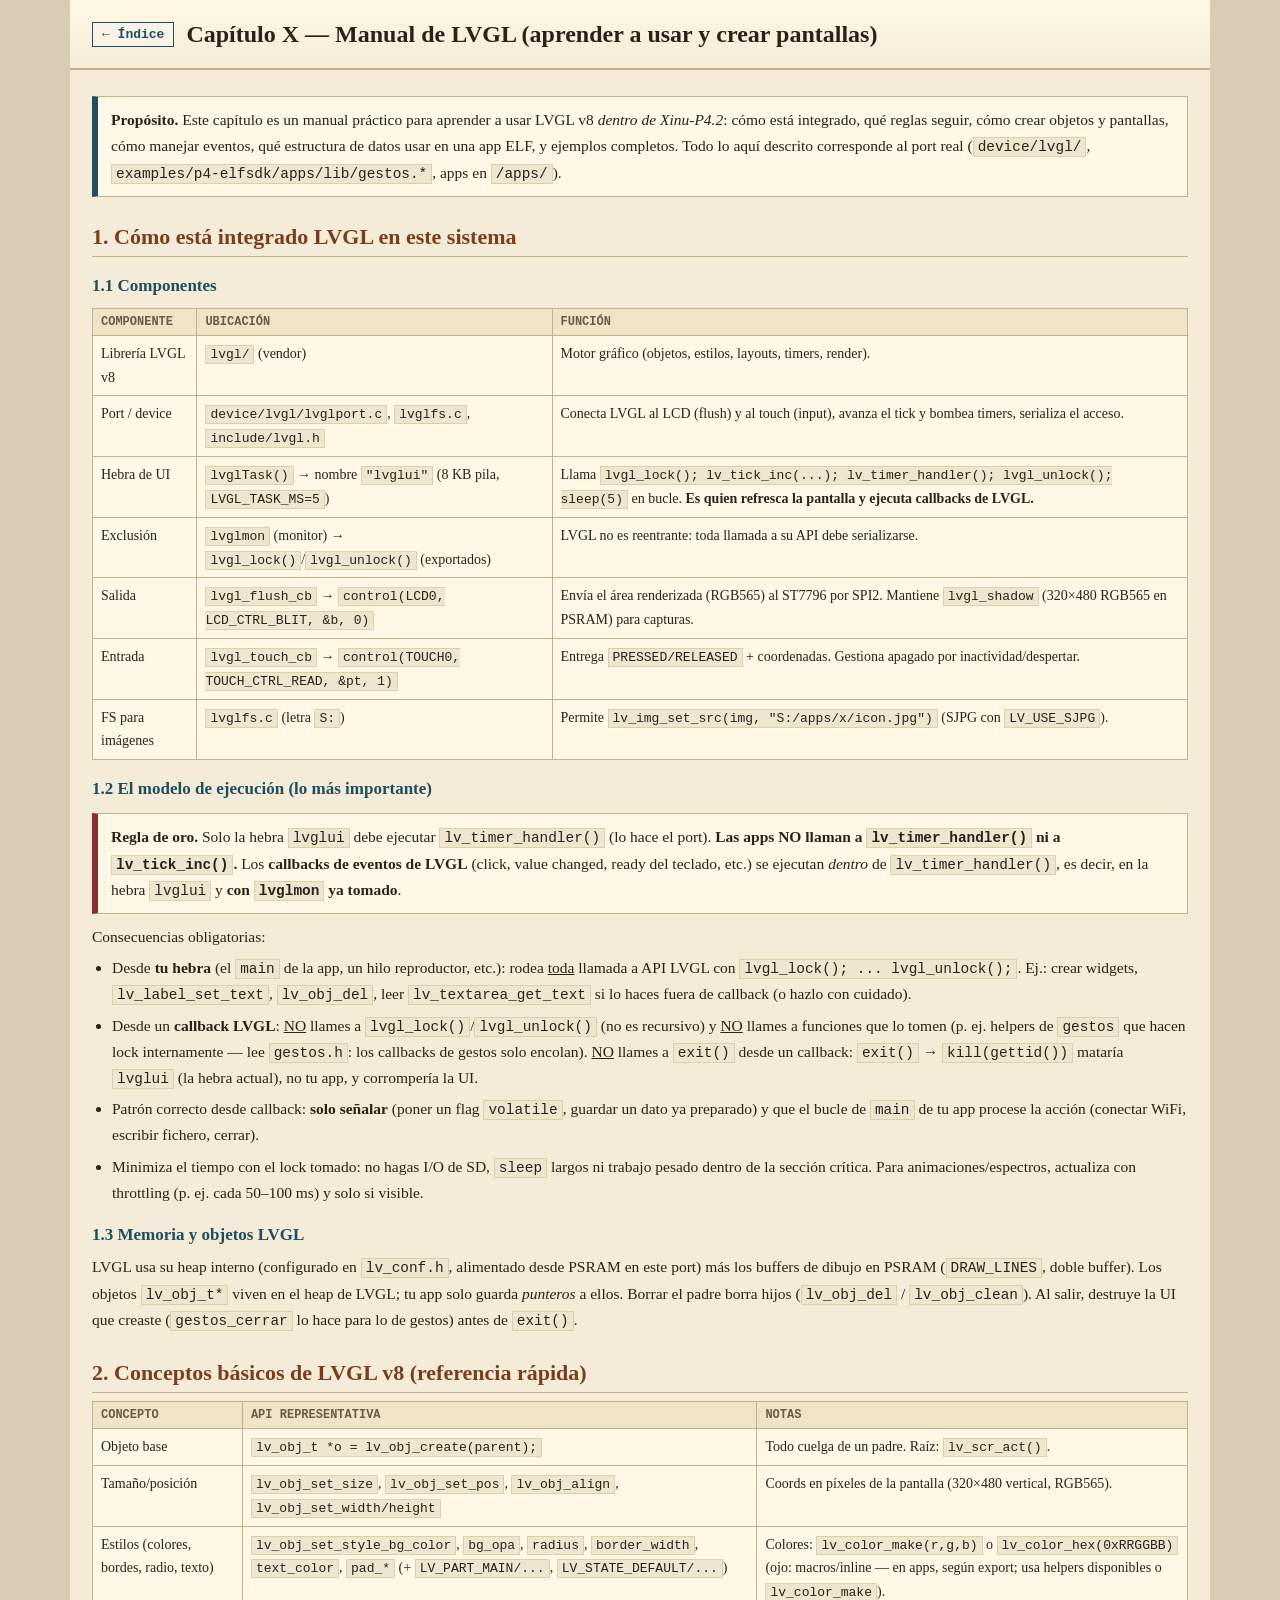
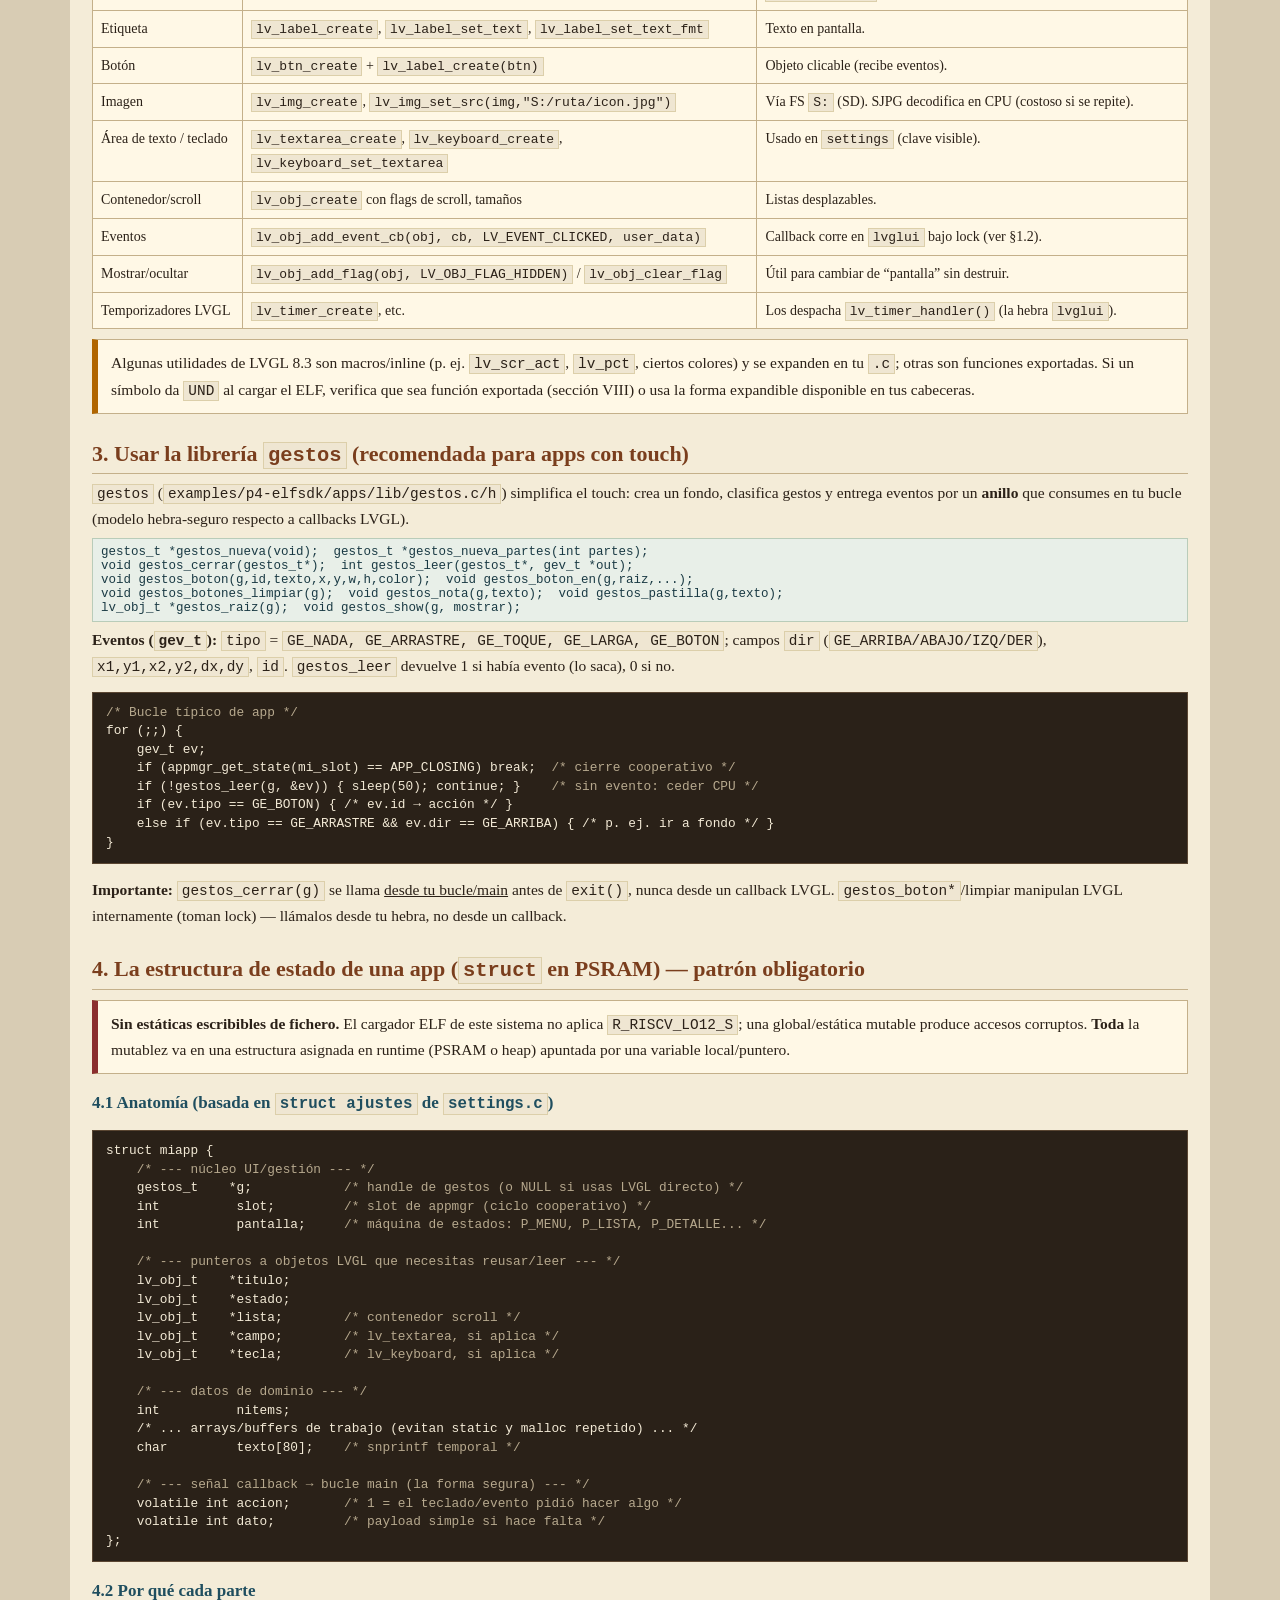
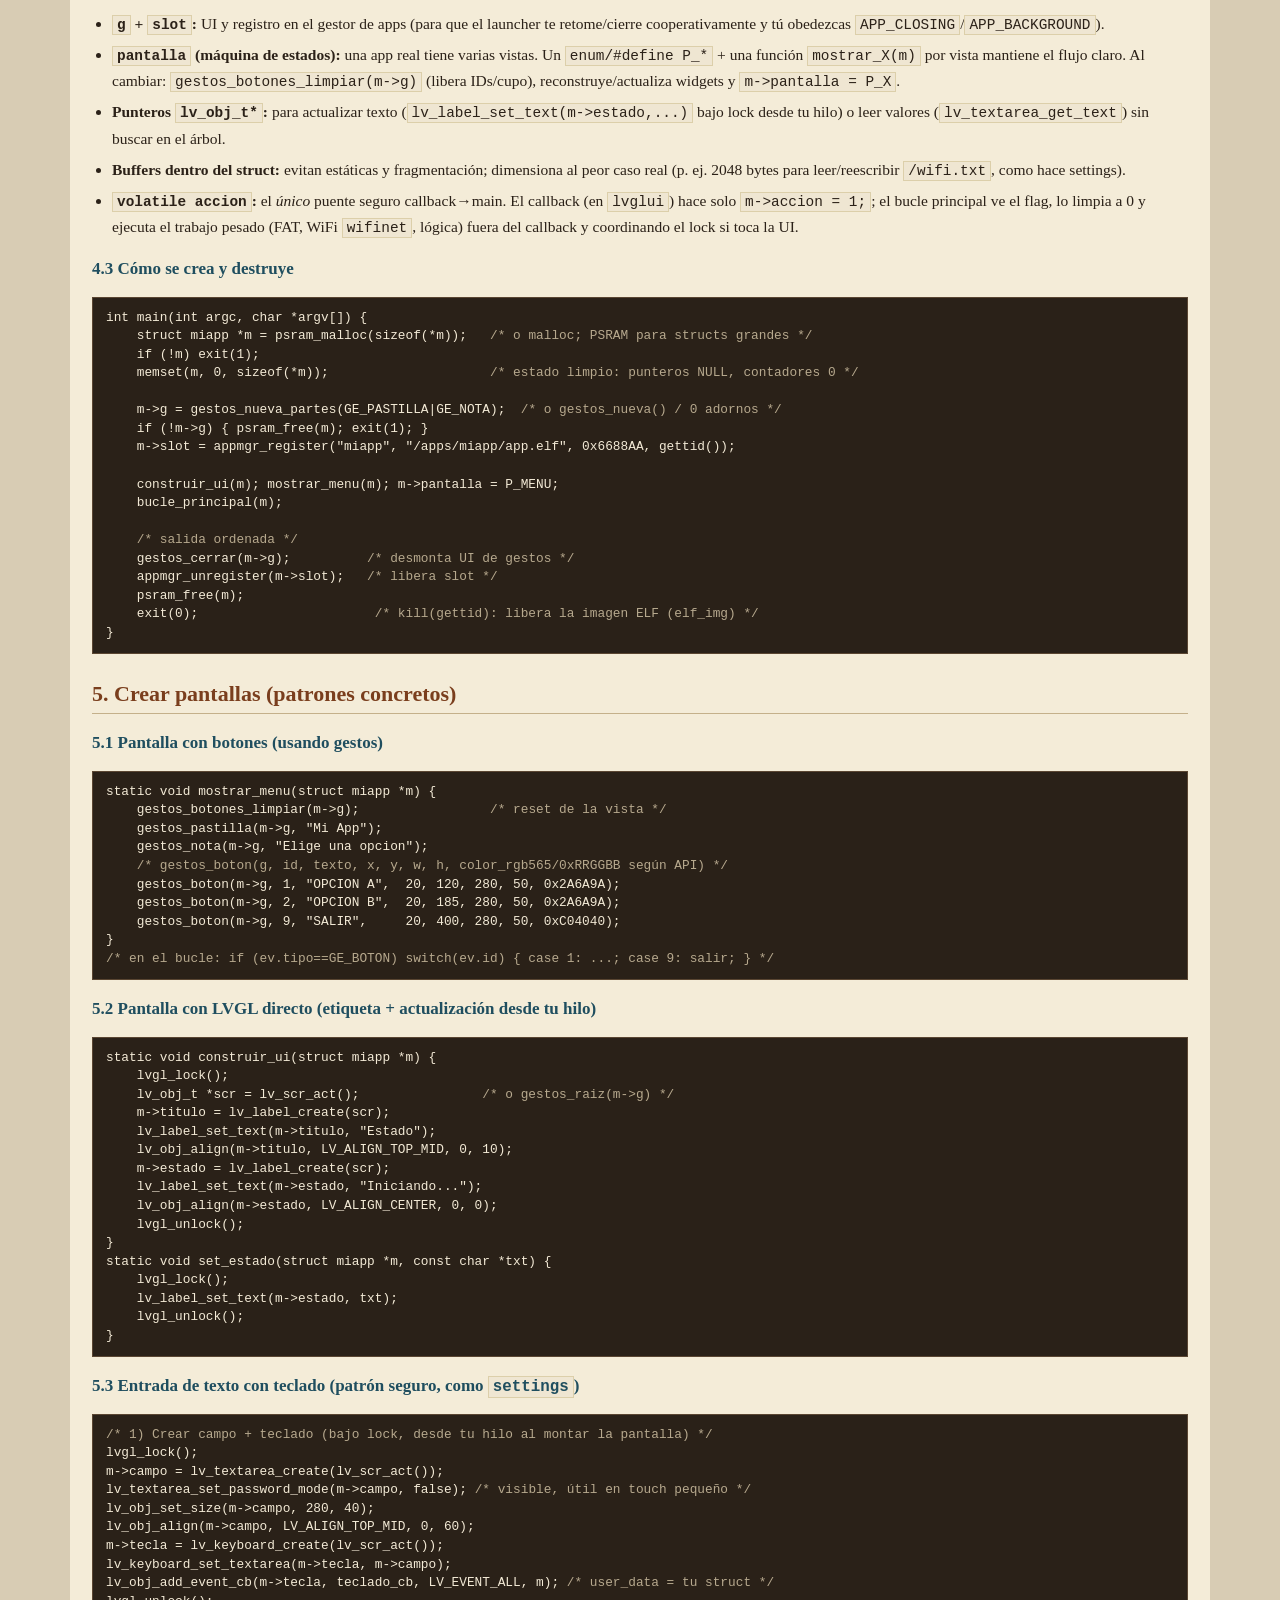
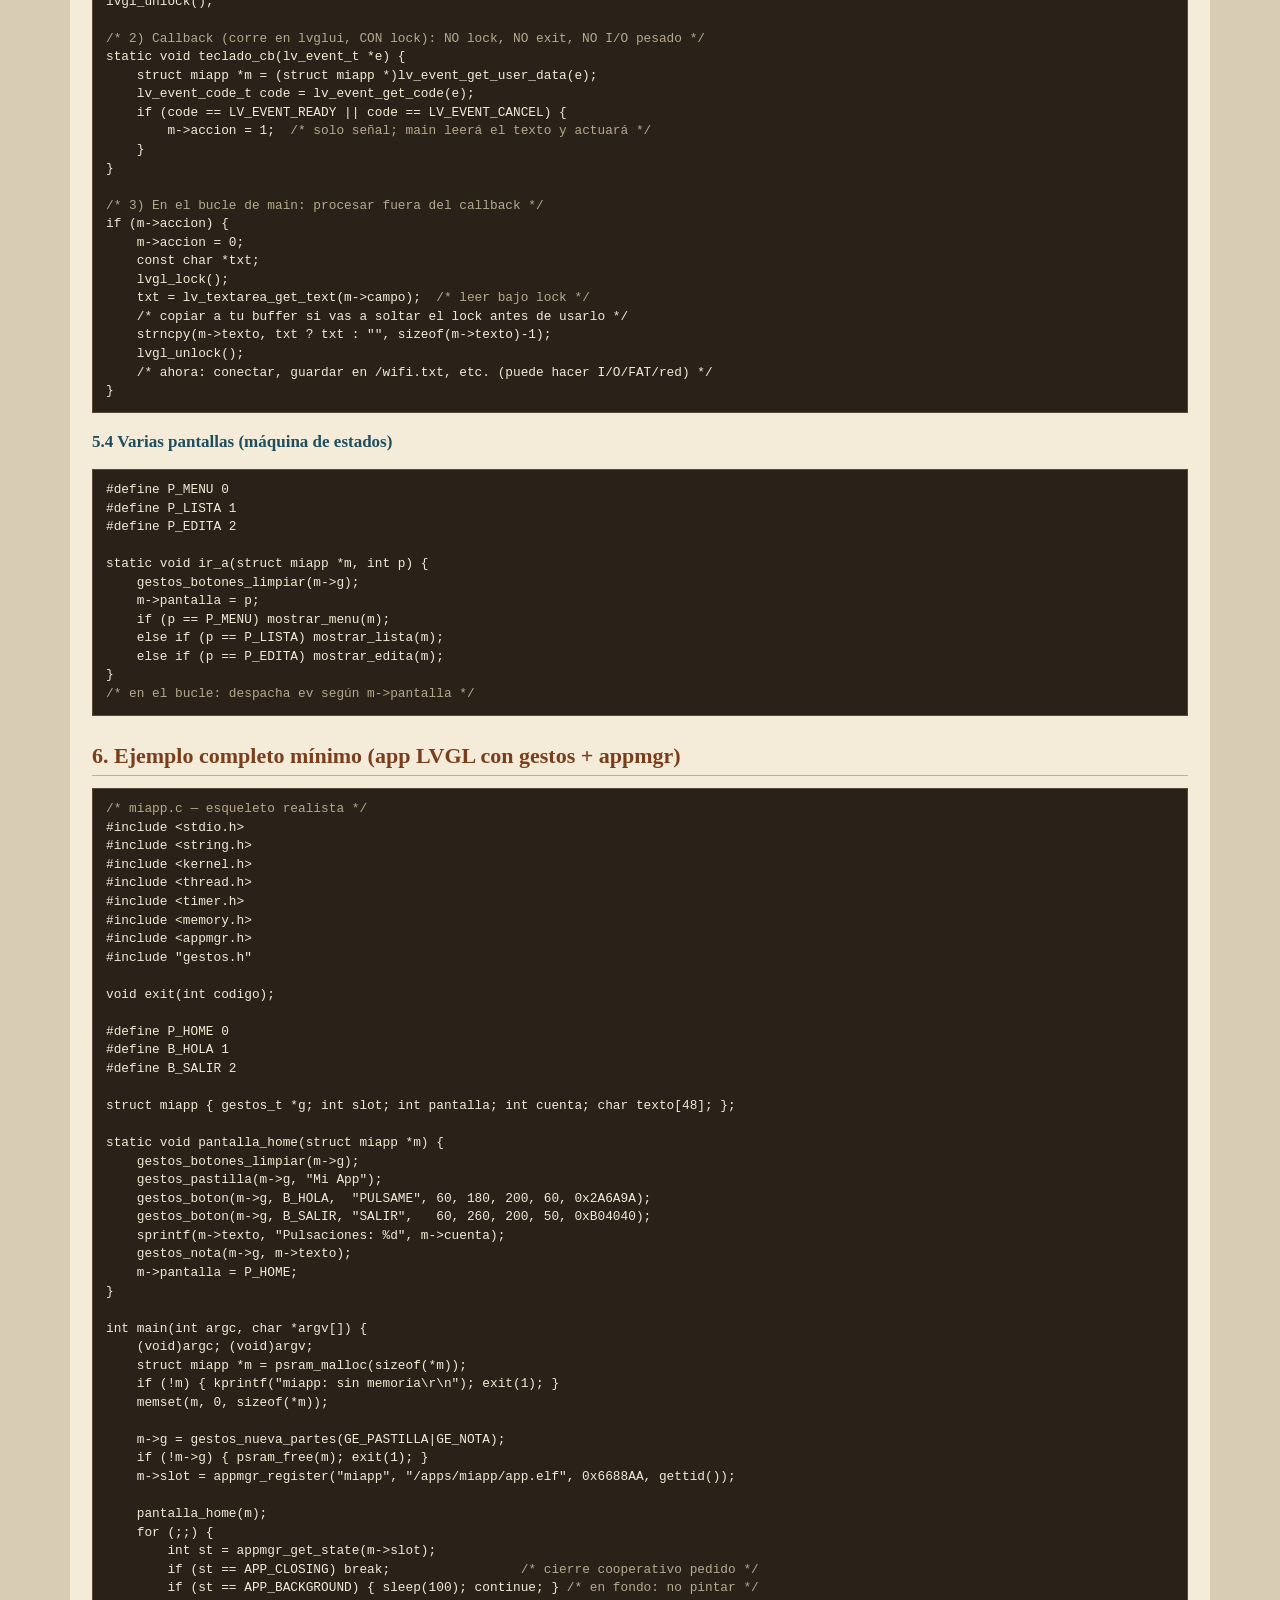
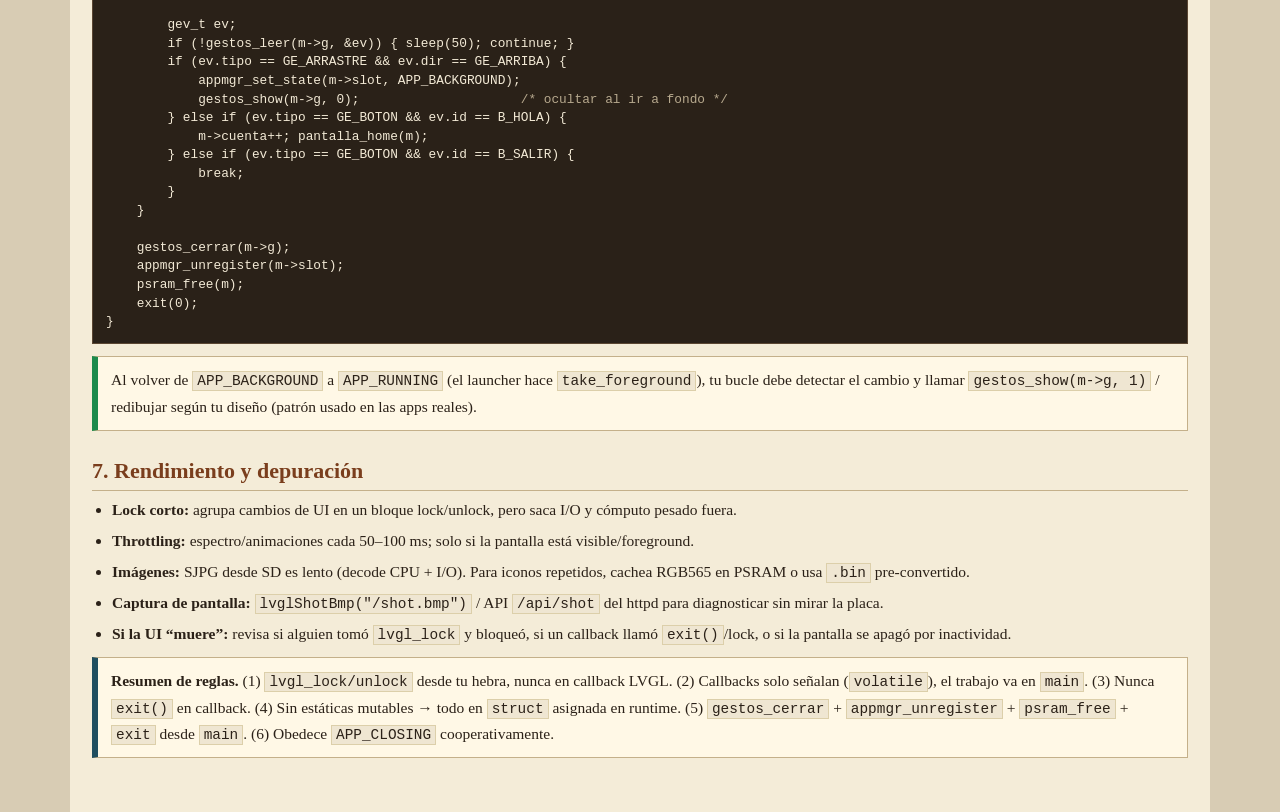
<file: docs/manual/10-lvgl.html>
<!DOCTYPE html>
<html lang="es">
<head>
<meta charset="utf-8"><meta name="viewport" content="width=device-width, initial-scale=1">
<title>X — Manual de LVGL en Xinu-P4.2 | Aprender a crear pantallas</title>
<style>
:root{--paper:#f4ecd8;--paper2:#efe4c8;--ink:#2b2118;--muted:#6b5a46;--rule:#c4b08a;--accent:#7a3e1d;--accent2:#1f4e5f;--stamp:#8b2e2e;--hi:#fff8e6;--mono:"Courier New",Courier,ui-monospace,monospace;--serif:Georgia,"Times New Roman",Times,serif}
*{box-sizing:border-box}html{background:#d8ccb4}
body{margin:0 auto;max-width:1140px;background:var(--paper);color:var(--ink);font:15.5px/1.68 var(--serif);padding:0 0 28px}
.mast{padding:14px 22px;border-bottom:2px solid var(--rule);background:linear-gradient(180deg,var(--hi),var(--paper));display:flex;gap:12px;align-items:center;flex-wrap:wrap}
.mast a{font:700 13px var(--mono);color:var(--accent2);border:1px solid var(--accent2);padding:4px 9px;text-decoration:none;background:#f8f3e6}
.mast a:hover{background:var(--accent2);color:#fff}.mast h1{margin:0;font-size:24px}
main{padding:16px 22px}
h2{font-size:22px;margin:22px 0 6px;color:var(--accent);border-bottom:1px solid var(--rule)} 
h3{font-size:17px;margin:15px 0 4px;color:var(--accent2)}
h4{font:700 13.5px var(--mono);margin:11px 0 3px;color:var(--stamp)}
p,li{margin:5px 0} ul,ol{margin:5px 0 5px 20px;padding:0}
code{font-family:var(--mono);font-size:.93em;background:#efe6d2;padding:1px 4px;border:1px solid #dccfaa}
pre{background:#2a2118;color:#f3ead6;border:1px solid #5a4632;padding:11px 13px;overflow:auto;font:12.8px/1.45 var(--mono);white-space:pre-wrap}
pre .c{color:#b7a98e}
.note{border:1px solid var(--rule);border-left:6px solid var(--accent2);background:var(--hi);padding:10px 13px;margin:10px 0}
.warn{border-left-color:#b06500}.danger{border-left-color:var(--stamp)}.ok{border-left-color:#1b8a4c}
table{width:100%;border-collapse:collapse;font-size:14px;margin:8px 0;background:var(--hi)}
th,td{padding:6px 8px;border:1px solid var(--rule);vertical-align:top;text-align:left}
th{background:var(--paper2);font:700 12px var(--mono);text-transform:uppercase;color:var(--muted)}
.step{background:#efe9d4;border:1px dashed var(--accent);padding:9px 11px;margin:8px 0}
.sig{font:12.5px var(--mono);color:#1a3a44;background:#e8efe8;border:1px solid #b9ccb9;padding:6px 8px;display:block;white-space:pre-wrap}
</style>
</head>
<body>
<div class="mast"><a href="../index.html">← Índice</a><h1>Capítulo X — Manual de LVGL (aprender a usar y crear pantallas)</h1></div>
<main>

<div class="note"><b>Propósito.</b> Este capítulo es un manual práctico para aprender a usar LVGL v8 <em>dentro de Xinu-P4.2</em>: cómo está integrado, qué reglas seguir, cómo crear objetos y pantallas, cómo manejar eventos, qué estructura de datos usar en una app ELF, y ejemplos completos. Todo lo aquí descrito corresponde al port real (<code>device/lvgl/</code>, <code>examples/p4-elfsdk/apps/lib/gestos.*</code>, apps en <code>/apps/</code>).</div>

<h2>1. Cómo está integrado LVGL en este sistema</h2>
<h3>1.1 Componentes</h3>
<table>
<tr><th>Componente</th><th>Ubicación</th><th>Función</th></tr>
<tr><td>Librería LVGL v8</td><td><code>lvgl/</code> (vendor)</td><td>Motor gráfico (objetos, estilos, layouts, timers, render).</td></tr>
<tr><td>Port / device</td><td><code>device/lvgl/lvglport.c</code>, <code>lvglfs.c</code>, <code>include/lvgl.h</code></td><td>Conecta LVGL al LCD (flush) y al touch (input), avanza el tick y bombea timers, serializa el acceso.</td></tr>
<tr><td>Hebra de UI</td><td><code>lvglTask()</code> → nombre <code>"lvglui"</code> (8 KB pila, <code>LVGL_TASK_MS=5</code>)</td><td>Llama <code>lvgl_lock(); lv_tick_inc(...); lv_timer_handler(); lvgl_unlock(); sleep(5)</code> en bucle. <b>Es quien refresca la pantalla y ejecuta callbacks de LVGL.</b></td></tr>
<tr><td>Exclusión</td><td><code>lvglmon</code> (monitor) → <code>lvgl_lock()</code>/<code>lvgl_unlock()</code> (exportados)</td><td>LVGL no es reentrante: toda llamada a su API debe serializarse.</td></tr>
<tr><td>Salida</td><td><code>lvgl_flush_cb</code> → <code>control(LCD0, LCD_CTRL_BLIT, &b, 0)</code></td><td>Envía el área renderizada (RGB565) al ST7796 por SPI2. Mantiene <code>lvgl_shadow</code> (320×480 RGB565 en PSRAM) para capturas.</td></tr>
<tr><td>Entrada</td><td><code>lvgl_touch_cb</code> → <code>control(TOUCH0, TOUCH_CTRL_READ, &pt, 1)</code></td><td>Entrega <code>PRESSED/RELEASED</code> + coordenadas. Gestiona apagado por inactividad/despertar.</td></tr>
<tr><td>FS para imágenes</td><td><code>lvglfs.c</code> (letra <code>S:</code>)</td><td>Permite <code>lv_img_set_src(img, "S:/apps/x/icon.jpg")</code> (SJPG con <code>LV_USE_SJPG</code>).</td></tr>
</table>

<h3>1.2 El modelo de ejecución (lo más importante)</h3>
<div class="danger note">
<b>Regla de oro.</b> Solo la hebra <code>lvglui</code> debe ejecutar <code>lv_timer_handler()</code> (lo hace el port). <b>Las apps NO llaman a <code>lv_timer_handler()</code> ni a <code>lv_tick_inc()</code>.</b> Los <b>callbacks de eventos de LVGL</b> (click, value changed, ready del teclado, etc.) se ejecutan <em>dentro</em> de <code>lv_timer_handler()</code>, es decir, en la hebra <code>lvglui</code> y <b>con <code>lvglmon</code> ya tomado</b>.
</div>
<p>Consecuencias obligatorias:</p>
<ul>
<li>Desde <b>tu hebra</b> (el <code>main</code> de la app, un hilo reproductor, etc.): rodea <u>toda</u> llamada a API LVGL con <code>lvgl_lock(); ... lvgl_unlock();</code>. Ej.: crear widgets, <code>lv_label_set_text</code>, <code>lv_obj_del</code>, leer <code>lv_textarea_get_text</code> si lo haces fuera de callback (o hazlo con cuidado).</li>
<li>Desde un <b>callback LVGL</b>: <u>NO</u> llames a <code>lvgl_lock()</code>/<code>lvgl_unlock()</code> (no es recursivo) y <u>NO</u> llames a funciones que lo tomen (p. ej. helpers de <code>gestos</code> que hacen lock internamente — lee <code>gestos.h</code>: los callbacks de gestos solo encolan). <u>NO</u> llames a <code>exit()</code> desde un callback: <code>exit()</code> → <code>kill(gettid())</code> mataría <code>lvglui</code> (la hebra actual), no tu app, y corrompería la UI.</li>
<li>Patrón correcto desde callback: <b>solo señalar</b> (poner un flag <code>volatile</code>, guardar un dato ya preparado) y que el bucle de <code>main</code> de tu app procese la acción (conectar WiFi, escribir fichero, cerrar).</li>
<li>Minimiza el tiempo con el lock tomado: no hagas I/O de SD, <code>sleep</code> largos ni trabajo pesado dentro de la sección crítica. Para animaciones/espectros, actualiza con throttling (p. ej. cada 50–100 ms) y solo si visible.</li>
</ul>

<h3>1.3 Memoria y objetos LVGL</h3>
<p>LVGL usa su heap interno (configurado en <code>lv_conf.h</code>, alimentado desde PSRAM en este port) más los buffers de dibujo en PSRAM (<code>DRAW_LINES</code>, doble buffer). Los objetos <code>lv_obj_t*</code> viven en el heap de LVGL; tu app solo guarda <em>punteros</em> a ellos. Borrar el padre borra hijos (<code>lv_obj_del</code> / <code>lv_obj_clean</code>). Al salir, destruye la UI que creaste (<code>gestos_cerrar</code> lo hace para lo de gestos) antes de <code>exit()</code>.</p>

<h2>2. Conceptos básicos de LVGL v8 (referencia rápida)</h2>
<table>
<tr><th>Concepto</th><th>API representativa</th><th>Notas</th></tr>
<tr><td>Objeto base</td><td><code>lv_obj_t *o = lv_obj_create(parent);</code></td><td>Todo cuelga de un padre. Raíz: <code>lv_scr_act()</code>.</td></tr>
<tr><td>Tamaño/posición</td><td><code>lv_obj_set_size</code>, <code>lv_obj_set_pos</code>, <code>lv_obj_align</code>, <code>lv_obj_set_width/height</code></td><td>Coords en píxeles de la pantalla (320×480 vertical, RGB565).</td></tr>
<tr><td>Estilos (colores, bordes, radio, texto)</td><td><code>lv_obj_set_style_bg_color</code>, <code>bg_opa</code>, <code>radius</code>, <code>border_width</code>, <code>text_color</code>, <code>pad_*</code> (+ <code>LV_PART_MAIN/...</code>, <code>LV_STATE_DEFAULT/...</code>)</td><td>Colores: <code>lv_color_make(r,g,b)</code> o <code>lv_color_hex(0xRRGGBB)</code> (ojo: macros/inline — en apps, según export; usa helpers disponibles o <code>lv_color_make</code>).</td></tr>
<tr><td>Etiqueta</td><td><code>lv_label_create</code>, <code>lv_label_set_text</code>, <code>lv_label_set_text_fmt</code></td><td>Texto en pantalla.</td></tr>
<tr><td>Botón</td><td><code>lv_btn_create</code> + <code>lv_label_create(btn)</code></td><td>Objeto clicable (recibe eventos).</td></tr>
<tr><td>Imagen</td><td><code>lv_img_create</code>, <code>lv_img_set_src(img,"S:/ruta/icon.jpg")</code></td><td>Vía FS <code>S:</code> (SD). SJPG decodifica en CPU (costoso si se repite).</td></tr>
<tr><td>Área de texto / teclado</td><td><code>lv_textarea_create</code>, <code>lv_keyboard_create</code>, <code>lv_keyboard_set_textarea</code></td><td>Usado en <code>settings</code> (clave visible).</td></tr>
<tr><td>Contenedor/scroll</td><td><code>lv_obj_create</code> con flags de scroll, tamaños</td><td>Listas desplazables.</td></tr>
<tr><td>Eventos</td><td><code>lv_obj_add_event_cb(obj, cb, LV_EVENT_CLICKED, user_data)</code></td><td>Callback corre en <code>lvglui</code> bajo lock (ver §1.2).</td></tr>
<tr><td>Mostrar/ocultar</td><td><code>lv_obj_add_flag(obj, LV_OBJ_FLAG_HIDDEN)</code> / <code>lv_obj_clear_flag</code></td><td>Útil para cambiar de “pantalla” sin destruir.</td></tr>
<tr><td>Temporizadores LVGL</td><td><code>lv_timer_create</code>, etc.</td><td>Los despacha <code>lv_timer_handler()</code> (la hebra <code>lvglui</code>).</td></tr>
</table>
<div class="note warn">Algunas utilidades de LVGL 8.3 son macros/inline (p. ej. <code>lv_scr_act</code>, <code>lv_pct</code>, ciertos colores) y se expanden en tu <code>.c</code>; otras son funciones exportadas. Si un símbolo da <code>UND</code> al cargar el ELF, verifica que sea función exportada (sección VIII) o usa la forma expandible disponible en tus cabeceras.</div>

<h2>3. Usar la librería <code>gestos</code> (recomendada para apps con touch)</h2>
<p><code>gestos</code> (<code>examples/p4-elfsdk/apps/lib/gestos.c/h</code>) simplifica el touch: crea un fondo, clasifica gestos y entrega eventos por un <b>anillo</b> que consumes en tu bucle (modelo hebra-seguro respecto a callbacks LVGL).</p>
<span class="sig">gestos_t *gestos_nueva(void);  gestos_t *gestos_nueva_partes(int partes);<br>void gestos_cerrar(gestos_t*);  int gestos_leer(gestos_t*, gev_t *out);<br>void gestos_boton(g,id,texto,x,y,w,h,color);  void gestos_boton_en(g,raiz,...);<br>void gestos_botones_limpiar(g);  void gestos_nota(g,texto);  void gestos_pastilla(g,texto);<br>lv_obj_t *gestos_raiz(g);  void gestos_show(g, mostrar);</span>
<p><b>Eventos (<code>gev_t</code>):</b> <code>tipo</code> = <code>GE_NADA, GE_ARRASTRE, GE_TOQUE, GE_LARGA, GE_BOTON</code>; campos <code>dir</code> (<code>GE_ARRIBA/ABAJO/IZQ/DER</code>), <code>x1,y1,x2,y2,dx,dy</code>, <code>id</code>. <code>gestos_leer</code> devuelve 1 si había evento (lo saca), 0 si no.</p>
<pre><span class="c">/* Bucle típico de app */</span>
for (;;) {
    gev_t ev;
    if (appmgr_get_state(mi_slot) == APP_CLOSING) break;  <span class="c">/* cierre cooperativo */</span>
    if (!gestos_leer(g, &amp;ev)) { sleep(50); continue; }    <span class="c">/* sin evento: ceder CPU */</span>
    if (ev.tipo == GE_BOTON) { /* ev.id → acción */ }
    else if (ev.tipo == GE_ARRASTRE &amp;&amp; ev.dir == GE_ARRIBA) { /* p. ej. ir a fondo */ }
}</pre>
<p><b>Importante:</b> <code>gestos_cerrar(g)</code> se llama <u>desde tu bucle/main</u> antes de <code>exit()</code>, nunca desde un callback LVGL. <code>gestos_boton*</code>/limpiar manipulan LVGL internamente (toman lock) — llámalos desde tu hebra, no desde un callback.</p>

<h2>4. La estructura de estado de una app (<code>struct</code> en PSRAM) — patrón obligatorio</h2>
<div class="danger note"><b>Sin estáticas escribibles de fichero.</b> El cargador ELF de este sistema no aplica <code>R_RISCV_LO12_S</code>; una global/estática mutable produce accesos corruptos. <b>Toda</b> la mutablez va en una estructura asignada en runtime (PSRAM o heap) apuntada por una variable local/puntero.</div>

<h3>4.1 Anatomía (basada en <code>struct ajustes</code> de <code>settings.c</code>)</h3>
<pre>struct miapp {
    <span class="c">/* --- núcleo UI/gestión --- */</span>
    gestos_t    *g;            <span class="c">/* handle de gestos (o NULL si usas LVGL directo) */</span>
    int          slot;         <span class="c">/* slot de appmgr (ciclo cooperativo) */</span>
    int          pantalla;     <span class="c">/* máquina de estados: P_MENU, P_LISTA, P_DETALLE... */</span>

    <span class="c">/* --- punteros a objetos LVGL que necesitas reusar/leer --- */</span>
    lv_obj_t    *titulo;
    lv_obj_t    *estado;
    lv_obj_t    *lista;        <span class="c">/* contenedor scroll */</span>
    lv_obj_t    *campo;        <span class="c">/* lv_textarea, si aplica */</span>
    lv_obj_t    *tecla;        <span class="c">/* lv_keyboard, si aplica */</span>

    <span class="c">/* --- datos de dominio --- */</span>
    int          nitems;
    /* ... arrays/buffers de trabajo (evitan static y malloc repetido) ... */
    char         texto[80];    <span class="c">/* snprintf temporal */</span>

    <span class="c">/* --- señal callback → bucle main (la forma segura) --- */</span>
    volatile int accion;       <span class="c">/* 1 = el teclado/evento pidió hacer algo */</span>
    volatile int dato;         <span class="c">/* payload simple si hace falta */</span>
};</pre>

<h3>4.2 Por qué cada parte</h3>
<ul>
<li><b><code>g</code> + <code>slot</code>:</b> UI y registro en el gestor de apps (para que el launcher te retome/cierre cooperativamente y tú obedezcas <code>APP_CLOSING</code>/<code>APP_BACKGROUND</code>).</li>
<li><b><code>pantalla</code> (máquina de estados):</b> una app real tiene varias vistas. Un <code>enum/#define P_*</code> + una función <code>mostrar_X(m)</code> por vista mantiene el flujo claro. Al cambiar: <code>gestos_botones_limpiar(m-&gt;g)</code> (libera IDs/cupo), reconstruye/actualiza widgets y <code>m-&gt;pantalla = P_X</code>.</li>
<li><b>Punteros <code>lv_obj_t*</code>:</b> para actualizar texto (<code>lv_label_set_text(m-&gt;estado,...)</code> bajo lock desde tu hilo) o leer valores (<code>lv_textarea_get_text</code>) sin buscar en el árbol.</li>
<li><b>Buffers dentro del struct:</b> evitan estáticas y fragmentación; dimensiona al peor caso real (p. ej. 2048 bytes para leer/reescribir <code>/wifi.txt</code>, como hace settings).</li>
<li><b><code>volatile accion</code>:</b> el <em>único</em> puente seguro callback→main. El callback (en <code>lvglui</code>) hace solo <code>m-&gt;accion = 1;</code>; el bucle principal ve el flag, lo limpia a 0 y ejecuta el trabajo pesado (FAT, WiFi <code>wifinet</code>, lógica) fuera del callback y coordinando el lock si toca la UI.</li>
</ul>

<h3>4.3 Cómo se crea y destruye</h3>
<pre>int main(int argc, char *argv[]) {
    struct miapp *m = psram_malloc(sizeof(*m));   <span class="c">/* o malloc; PSRAM para structs grandes */</span>
    if (!m) exit(1);
    memset(m, 0, sizeof(*m));                     <span class="c">/* estado limpio: punteros NULL, contadores 0 */</span>

    m-&gt;g = gestos_nueva_partes(GE_PASTILLA|GE_NOTA);  <span class="c">/* o gestos_nueva() / 0 adornos */</span>
    if (!m-&gt;g) { psram_free(m); exit(1); }
    m-&gt;slot = appmgr_register("miapp", "/apps/miapp/app.elf", 0x6688AA, gettid());

    construir_ui(m); mostrar_menu(m); m-&gt;pantalla = P_MENU;
    bucle_principal(m);

    <span class="c">/* salida ordenada */</span>
    gestos_cerrar(m-&gt;g);          <span class="c">/* desmonta UI de gestos */</span>
    appmgr_unregister(m-&gt;slot);   <span class="c">/* libera slot */</span>
    psram_free(m);
    exit(0);                       <span class="c">/* kill(gettid): libera la imagen ELF (elf_img) */</span>
}</pre>

<h2>5. Crear pantallas (patrones concretos)</h2>
<h3>5.1 Pantalla con botones (usando gestos)</h3>
<pre>static void mostrar_menu(struct miapp *m) {
    gestos_botones_limpiar(m-&gt;g);                 <span class="c">/* reset de la vista */</span>
    gestos_pastilla(m-&gt;g, "Mi App");
    gestos_nota(m-&gt;g, "Elige una opcion");
    <span class="c">/* gestos_boton(g, id, texto, x, y, w, h, color_rgb565/0xRRGGBB según API) */</span>
    gestos_boton(m-&gt;g, 1, "OPCION A",  20, 120, 280, 50, 0x2A6A9A);
    gestos_boton(m-&gt;g, 2, "OPCION B",  20, 185, 280, 50, 0x2A6A9A);
    gestos_boton(m-&gt;g, 9, "SALIR",     20, 400, 280, 50, 0xC04040);
}
<span class="c">/* en el bucle: if (ev.tipo==GE_BOTON) switch(ev.id) { case 1: ...; case 9: salir; } */</span></pre>

<h3>5.2 Pantalla con LVGL directo (etiqueta + actualización desde tu hilo)</h3>
<pre>static void construir_ui(struct miapp *m) {
    lvgl_lock();
    lv_obj_t *scr = lv_scr_act();                <span class="c">/* o gestos_raiz(m-&gt;g) */</span>
    m-&gt;titulo = lv_label_create(scr);
    lv_label_set_text(m-&gt;titulo, "Estado");
    lv_obj_align(m-&gt;titulo, LV_ALIGN_TOP_MID, 0, 10);
    m-&gt;estado = lv_label_create(scr);
    lv_label_set_text(m-&gt;estado, "Iniciando...");
    lv_obj_align(m-&gt;estado, LV_ALIGN_CENTER, 0, 0);
    lvgl_unlock();
}
static void set_estado(struct miapp *m, const char *txt) {
    lvgl_lock();
    lv_label_set_text(m-&gt;estado, txt);
    lvgl_unlock();
}</pre>

<h3>5.3 Entrada de texto con teclado (patrón seguro, como <code>settings</code>)</h3>
<pre><span class="c">/* 1) Crear campo + teclado (bajo lock, desde tu hilo al montar la pantalla) */</span>
lvgl_lock();
m-&gt;campo = lv_textarea_create(lv_scr_act());
lv_textarea_set_password_mode(m-&gt;campo, false); <span class="c">/* visible, útil en touch pequeño */</span>
lv_obj_set_size(m-&gt;campo, 280, 40);
lv_obj_align(m-&gt;campo, LV_ALIGN_TOP_MID, 0, 60);
m-&gt;tecla = lv_keyboard_create(lv_scr_act());
lv_keyboard_set_textarea(m-&gt;tecla, m-&gt;campo);
lv_obj_add_event_cb(m-&gt;tecla, teclado_cb, LV_EVENT_ALL, m); <span class="c">/* user_data = tu struct */</span>
lvgl_unlock();

<span class="c">/* 2) Callback (corre en lvglui, CON lock): NO lock, NO exit, NO I/O pesado */</span>
static void teclado_cb(lv_event_t *e) {
    struct miapp *m = (struct miapp *)lv_event_get_user_data(e);
    lv_event_code_t code = lv_event_get_code(e);
    if (code == LV_EVENT_READY || code == LV_EVENT_CANCEL) {
        m-&gt;accion = 1;  <span class="c">/* solo señal; main leerá el texto y actuará */</span>
    }
}

<span class="c">/* 3) En el bucle de main: procesar fuera del callback */</span>
if (m-&gt;accion) {
    m-&gt;accion = 0;
    const char *txt;
    lvgl_lock();
    txt = lv_textarea_get_text(m-&gt;campo);  <span class="c">/* leer bajo lock */</span>
    /* copiar a tu buffer si vas a soltar el lock antes de usarlo */
    strncpy(m-&gt;texto, txt ? txt : "", sizeof(m-&gt;texto)-1);
    lvgl_unlock();
    /* ahora: conectar, guardar en /wifi.txt, etc. (puede hacer I/O/FAT/red) */
}</pre>

<h3>5.4 Varias pantallas (máquina de estados)</h3>
<pre>#define P_MENU 0
#define P_LISTA 1
#define P_EDITA 2

static void ir_a(struct miapp *m, int p) {
    gestos_botones_limpiar(m-&gt;g);
    m-&gt;pantalla = p;
    if (p == P_MENU) mostrar_menu(m);
    else if (p == P_LISTA) mostrar_lista(m);
    else if (p == P_EDITA) mostrar_edita(m);
}
<span class="c">/* en el bucle: despacha ev según m-&gt;pantalla */</span></pre>

<h2>6. Ejemplo completo mínimo (app LVGL con gestos + appmgr)</h2>
<pre><span class="c">/* miapp.c — esqueleto realista */</span>
#include &lt;stdio.h&gt;
#include &lt;string.h&gt;
#include &lt;kernel.h&gt;
#include &lt;thread.h&gt;
#include &lt;timer.h&gt;
#include &lt;memory.h&gt;
#include &lt;appmgr.h&gt;
#include "gestos.h"

void exit(int codigo);

#define P_HOME 0
#define B_HOLA 1
#define B_SALIR 2

struct miapp { gestos_t *g; int slot; int pantalla; int cuenta; char texto[48]; };

static void pantalla_home(struct miapp *m) {
    gestos_botones_limpiar(m-&gt;g);
    gestos_pastilla(m-&gt;g, "Mi App");
    gestos_boton(m-&gt;g, B_HOLA,  "PULSAME", 60, 180, 200, 60, 0x2A6A9A);
    gestos_boton(m-&gt;g, B_SALIR, "SALIR",   60, 260, 200, 50, 0xB04040);
    sprintf(m-&gt;texto, "Pulsaciones: %d", m-&gt;cuenta);
    gestos_nota(m-&gt;g, m-&gt;texto);
    m-&gt;pantalla = P_HOME;
}

int main(int argc, char *argv[]) {
    (void)argc; (void)argv;
    struct miapp *m = psram_malloc(sizeof(*m));
    if (!m) { kprintf("miapp: sin memoria\r\n"); exit(1); }
    memset(m, 0, sizeof(*m));

    m-&gt;g = gestos_nueva_partes(GE_PASTILLA|GE_NOTA);
    if (!m-&gt;g) { psram_free(m); exit(1); }
    m-&gt;slot = appmgr_register("miapp", "/apps/miapp/app.elf", 0x6688AA, gettid());

    pantalla_home(m);
    for (;;) {
        int st = appmgr_get_state(m-&gt;slot);
        if (st == APP_CLOSING) break;                 <span class="c">/* cierre cooperativo pedido */</span>
        if (st == APP_BACKGROUND) { sleep(100); continue; } <span class="c">/* en fondo: no pintar */</span>

        gev_t ev;
        if (!gestos_leer(m-&gt;g, &amp;ev)) { sleep(50); continue; }
        if (ev.tipo == GE_ARRASTRE &amp;&amp; ev.dir == GE_ARRIBA) {
            appmgr_set_state(m-&gt;slot, APP_BACKGROUND);
            gestos_show(m-&gt;g, 0);                     <span class="c">/* ocultar al ir a fondo */</span>
        } else if (ev.tipo == GE_BOTON &amp;&amp; ev.id == B_HOLA) {
            m-&gt;cuenta++; pantalla_home(m);
        } else if (ev.tipo == GE_BOTON &amp;&amp; ev.id == B_SALIR) {
            break;
        }
    }

    gestos_cerrar(m-&gt;g);
    appmgr_unregister(m-&gt;slot);
    psram_free(m);
    exit(0);
}</pre>
<div class="note ok">Al volver de <code>APP_BACKGROUND</code> a <code>APP_RUNNING</code> (el launcher hace <code>take_foreground</code>), tu bucle debe detectar el cambio y llamar <code>gestos_show(m-&gt;g, 1)</code> / redibujar según tu diseño (patrón usado en las apps reales).</div>

<h2>7. Rendimiento y depuración</h2>
<ul>
<li><b>Lock corto:</b> agrupa cambios de UI en un bloque lock/unlock, pero saca I/O y cómputo pesado fuera.</li>
<li><b>Throttling:</b> espectro/animaciones cada 50–100 ms; solo si la pantalla está visible/foreground.</li>
<li><b>Imágenes:</b> SJPG desde SD es lento (decode CPU + I/O). Para iconos repetidos, cachea RGB565 en PSRAM o usa <code>.bin</code> pre-convertido.</li>
<li><b>Captura de pantalla:</b> <code>lvglShotBmp("/shot.bmp")</code> / API <code>/api/shot</code> del httpd para diagnosticar sin mirar la placa.</li>
<li><b>Si la UI “muere”:</b> revisa si alguien tomó <code>lvgl_lock</code> y bloqueó, si un callback llamó <code>exit()</code>/lock, o si la pantalla se apagó por inactividad.</li>
</ul>

<div class="note"><b>Resumen de reglas.</b> (1) <code>lvgl_lock/unlock</code> desde tu hebra, nunca en callback LVGL. (2) Callbacks solo señalan (<code>volatile</code>), el trabajo va en <code>main</code>. (3) Nunca <code>exit()</code> en callback. (4) Sin estáticas mutables → todo en <code>struct</code> asignada en runtime. (5) <code>gestos_cerrar</code> + <code>appmgr_unregister</code> + <code>psram_free</code> + <code>exit</code> desde <code>main</code>. (6) Obedece <code>APP_CLOSING</code> cooperativamente.</div>

</main>
</body>
</html>
</file>
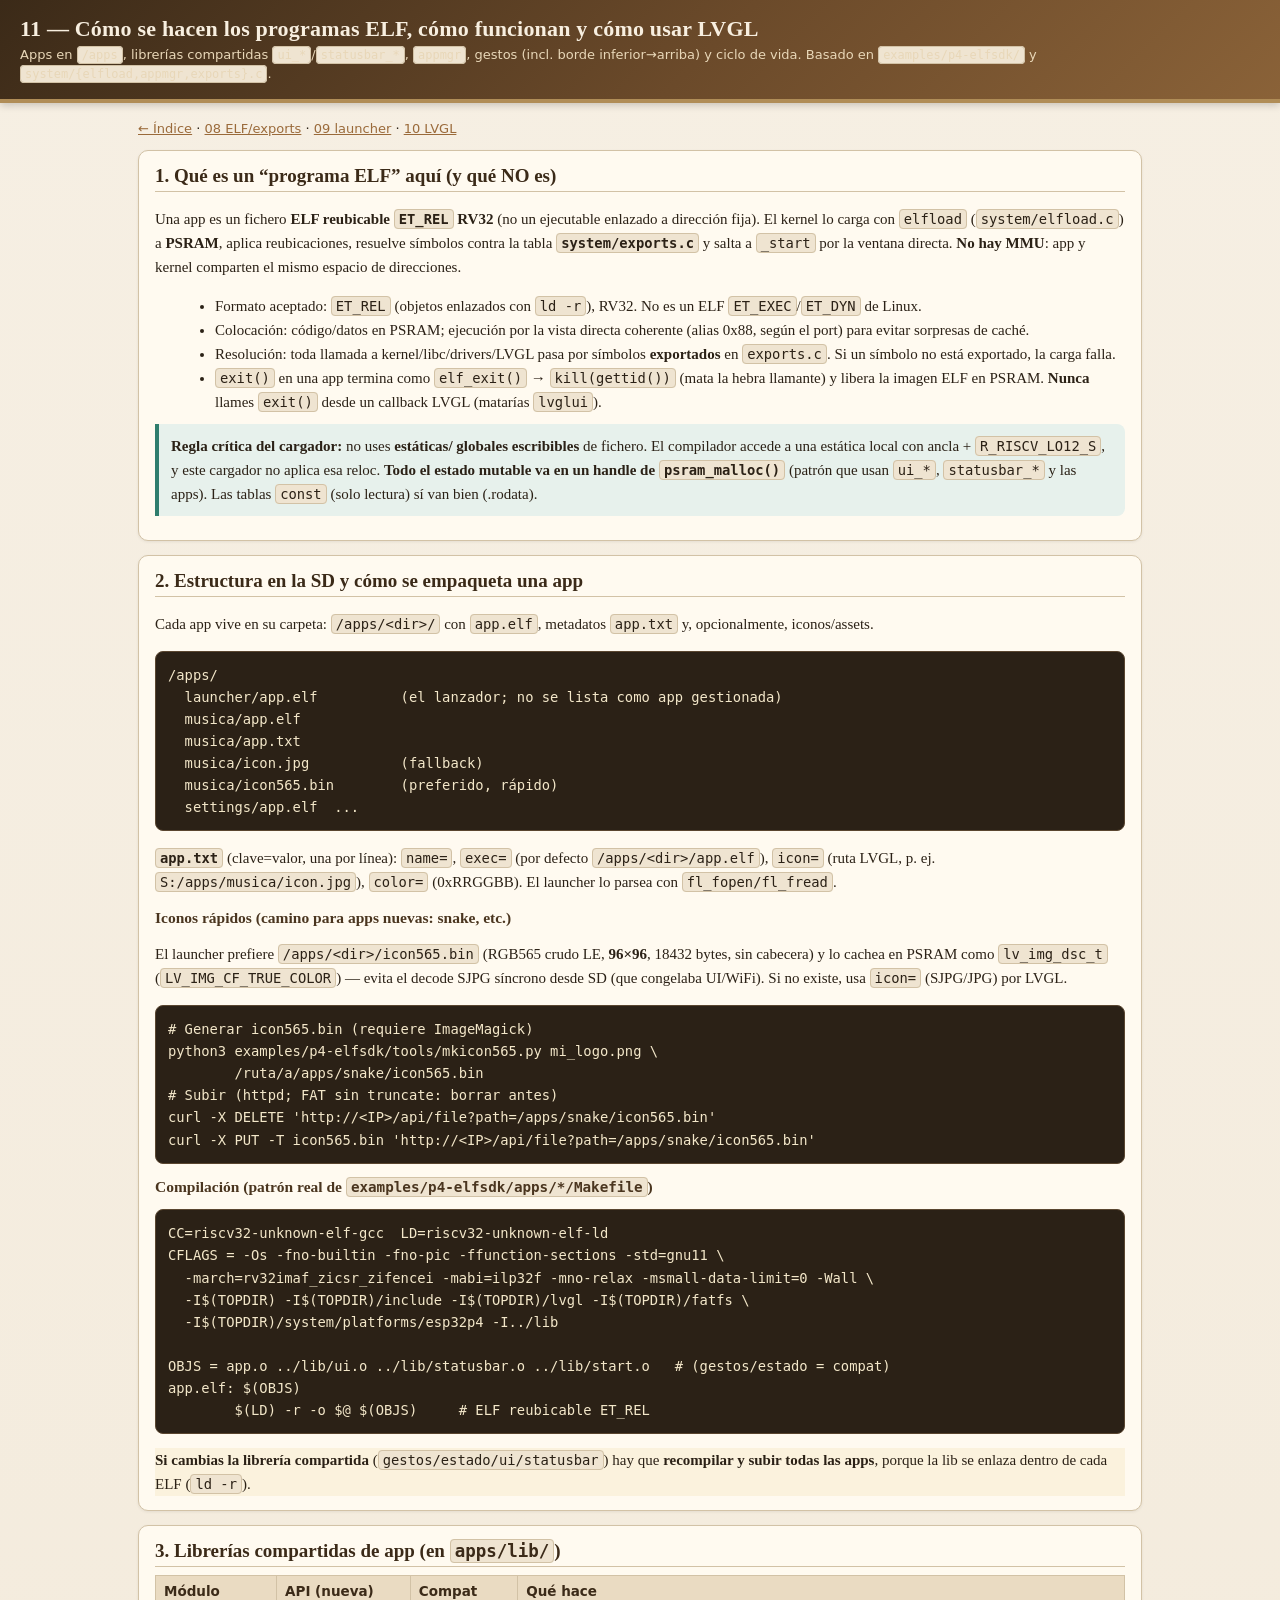
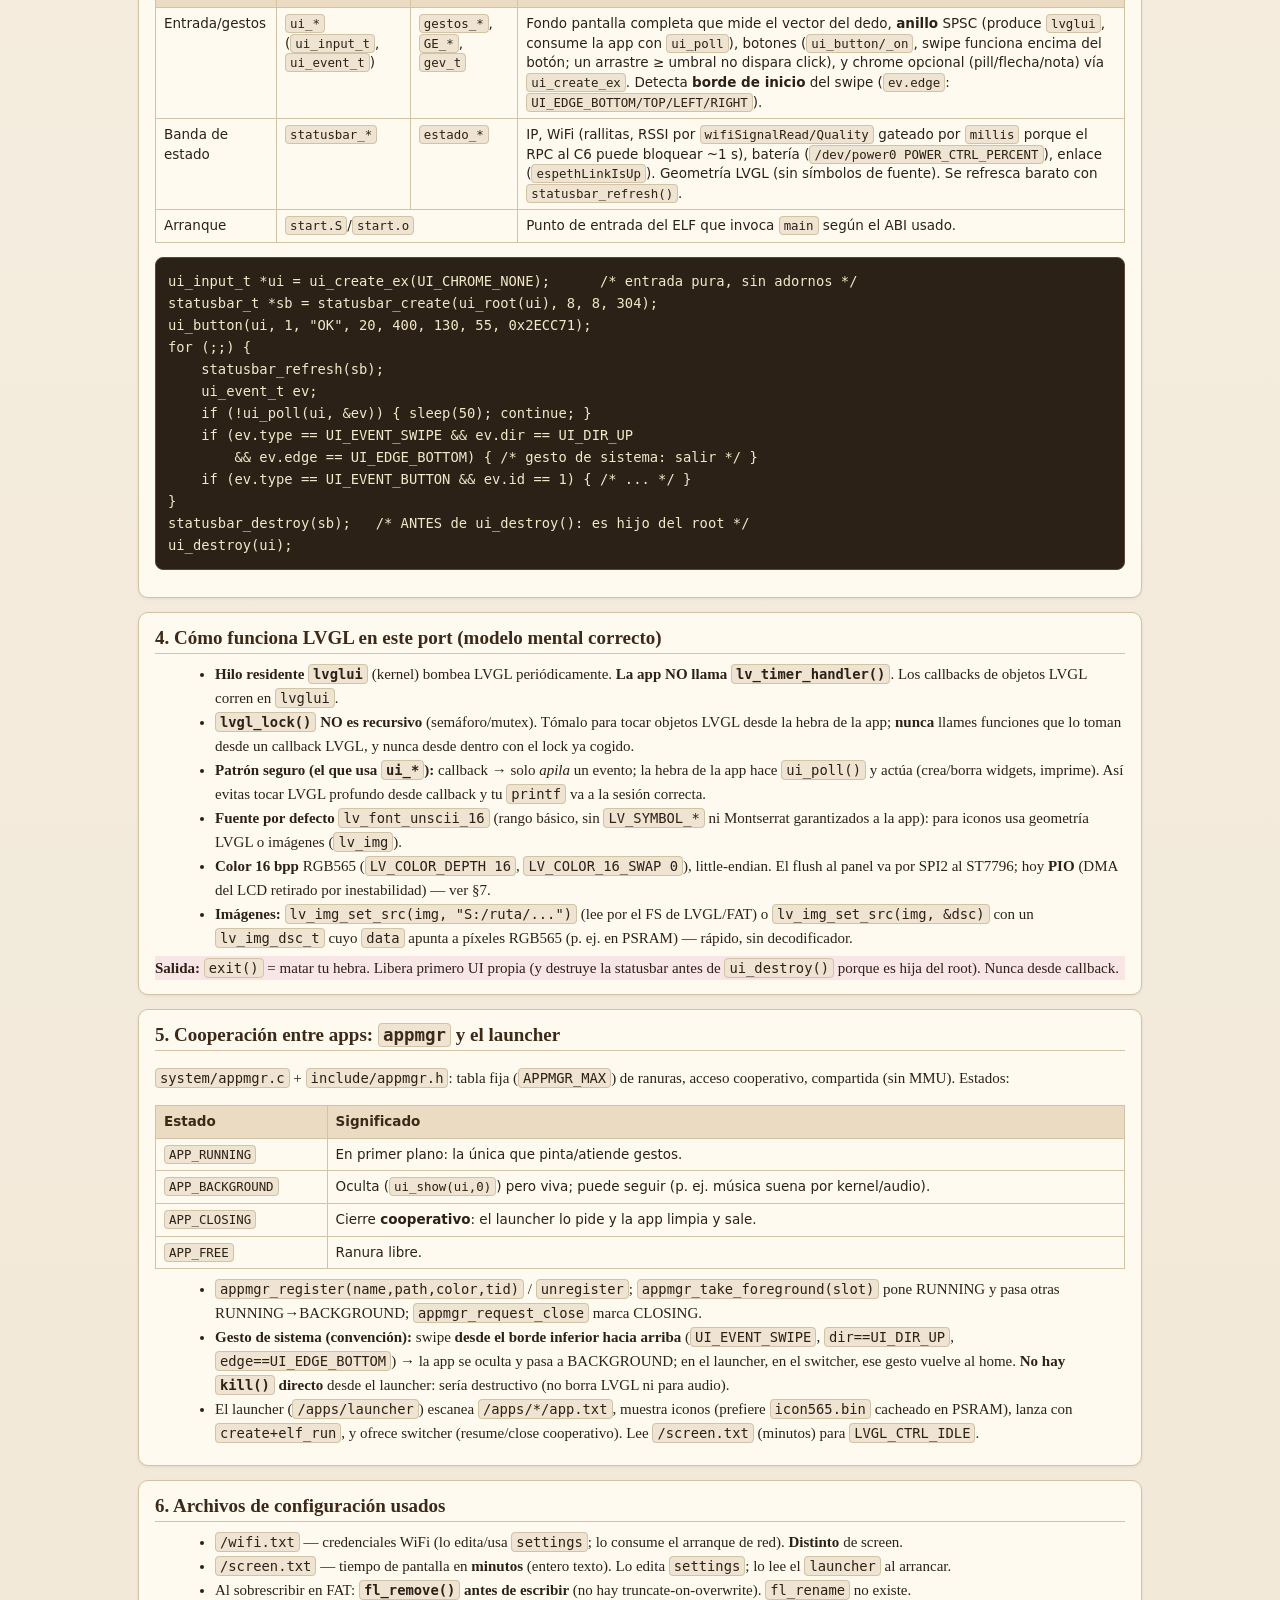
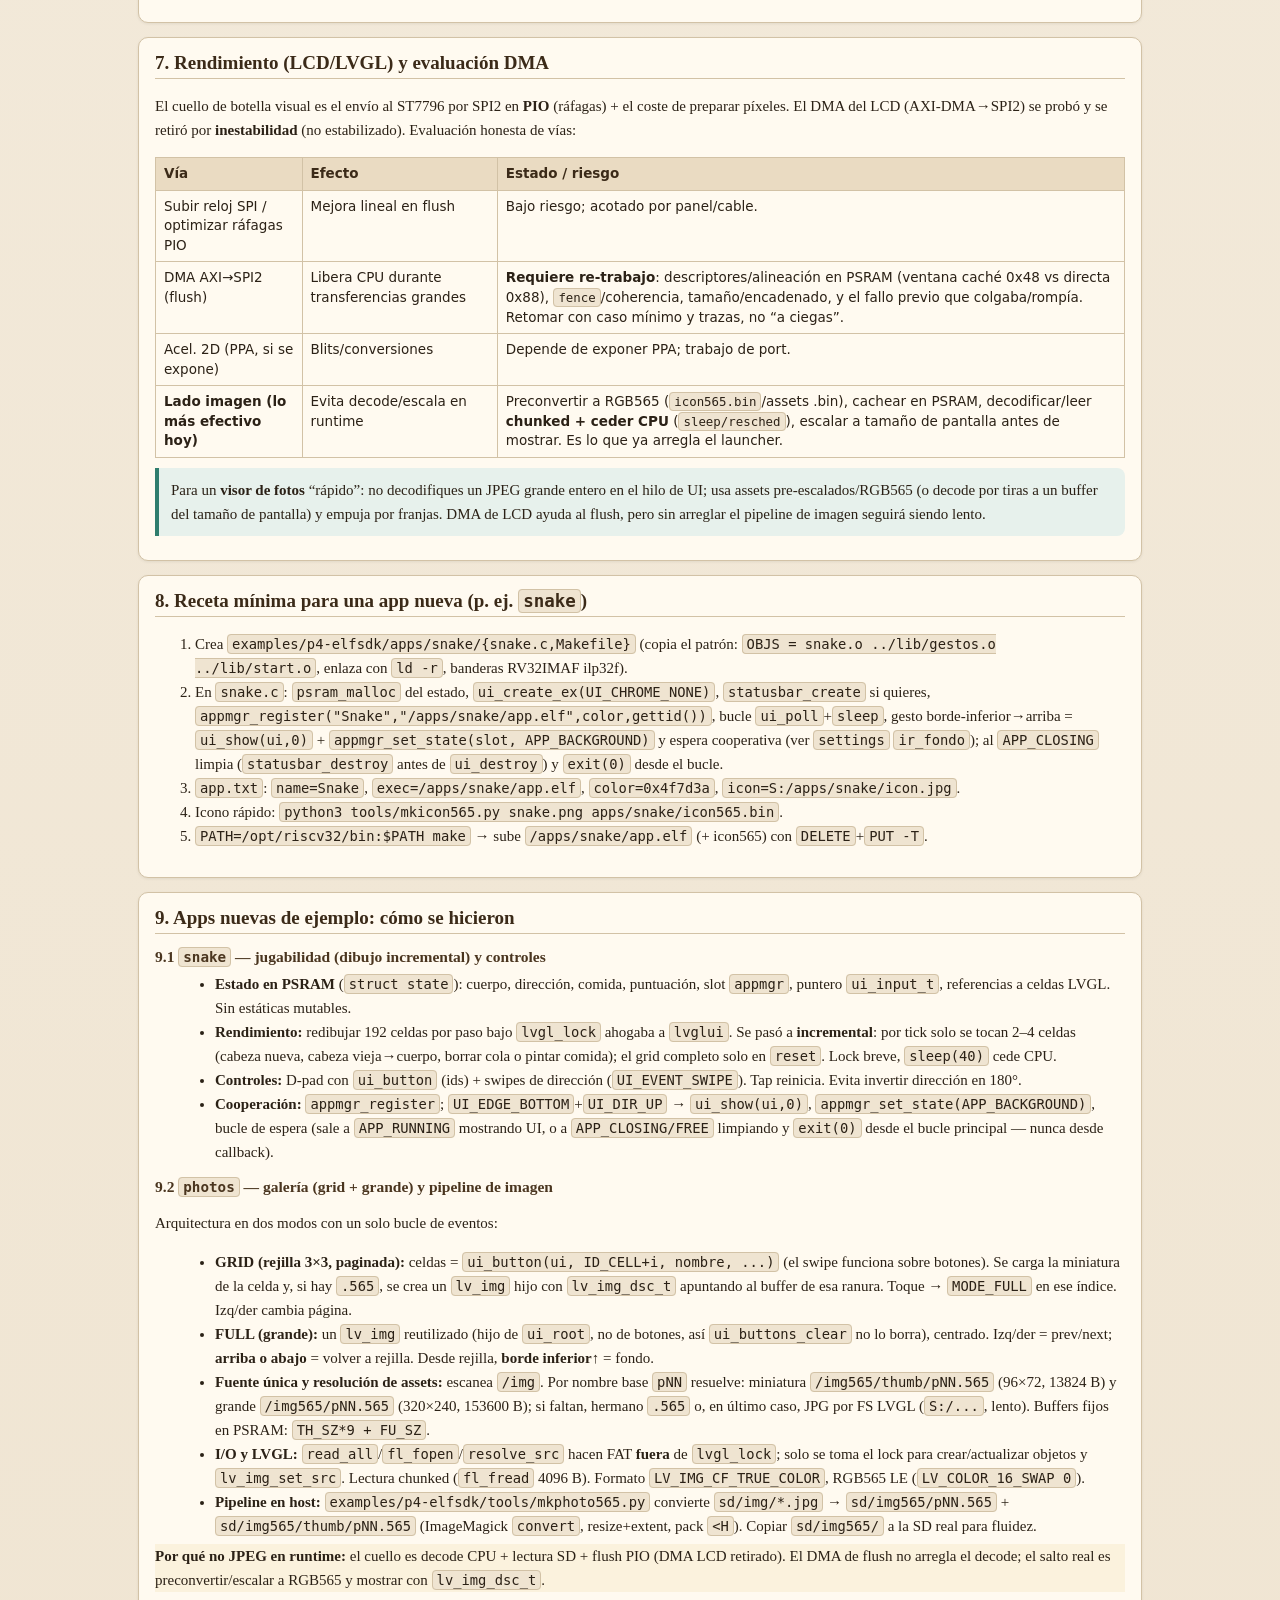
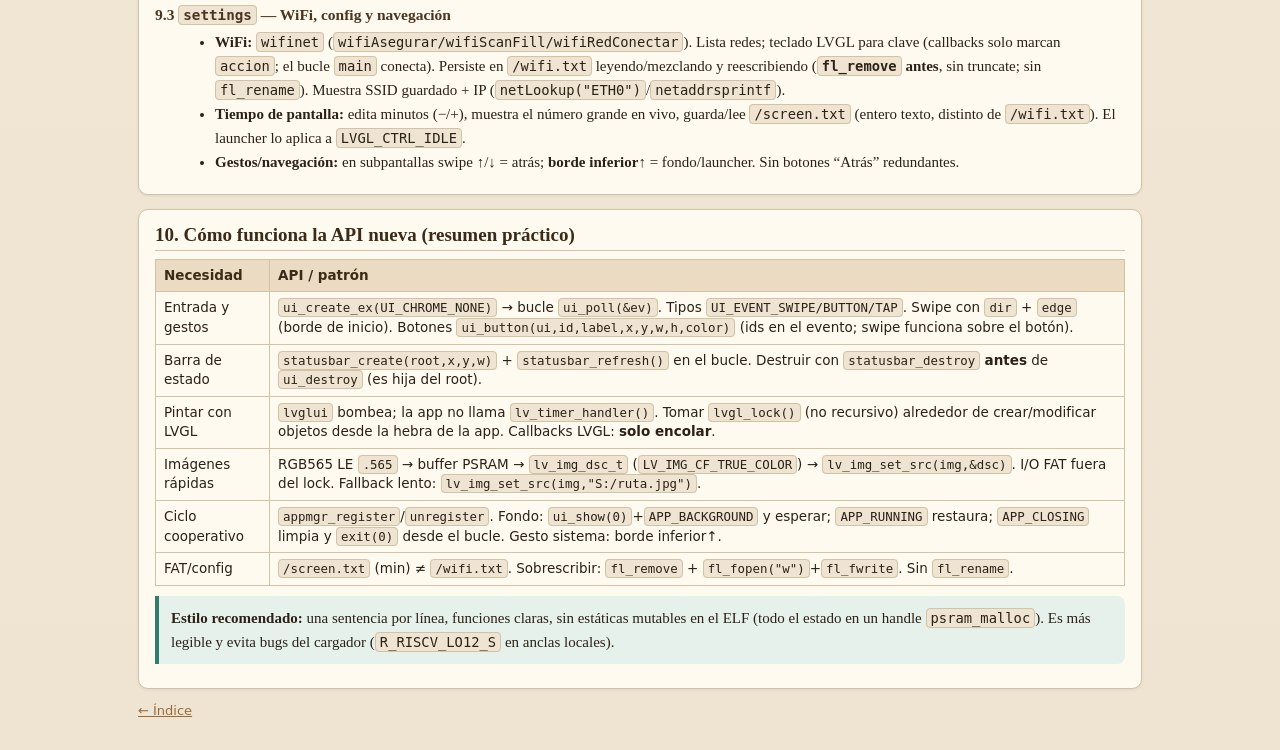
<file: docs/manual/11-app-dev.html>
<!DOCTYPE html>
<html lang="es">
<head>
<meta charset="utf-8">
<meta name="viewport" content="width=device-width, initial-scale=1">
<title>11 — Cómo se hacen los programas ELF (apps) y LVGL — Xinu-P4.2</title>
<style>
:root{
  --paper:#f6efe3; --paper2:#efe4d1; --ink:#2b2116; --muted:#6b5a46;
  --brass:#b08d57; --copper:#9a6a3a; --amber:#d9a441; --teal:#2f7d6d;
  --red:#a94442; --green:#4f7d3a; --card:#fffaf0; --border:#d2c2a6;
  --mono:"DejaVu Sans Mono",ui-monospace,Menlo,Consolas,monospace;
}
*{box-sizing:border-box}
body{margin:0;background:linear-gradient(180deg,var(--paper),var(--paper2));color:var(--ink);
  font:15px/1.6 Georgia,"Times New Roman",serif}
a{color:var(--copper)} a:hover{color:var(--teal)}
.bar{background:linear-gradient(135deg,#3b2a18,#6b4a2a 55%,#8a6238);color:#f8efe0;
  padding:16px 20px;border-bottom:4px solid var(--brass);box-shadow:0 2px 8px rgba(0,0,0,.2)}
.bar h1{margin:0;font:700 22px/1.2 Georgia,serif;letter-spacing:.2px}
.bar p{margin:4px 0 0;color:#e8d7b8;font:13px/1.4 system-ui,sans-serif}
main{max-width:1040px;margin:0 auto;padding:18px}
nav.top{margin:0 0 14px;font:13px system-ui,sans-serif}
.card{background:var(--card);border:1px solid var(--border);border-radius:10px;
  padding:14px 16px;margin:0 0 14px;box-shadow:0 1px 3px rgba(43,33,22,.08)}
h2{margin:0 0 8px;font:700 19px Georgia,serif;color:#3b2a18;border-bottom:1px solid var(--border);padding-bottom:4px}
h3{margin:14px 0 6px;font:700 15.5px Georgia,serif;color:#4a351f}
code,pre{font-family:var(--mono);font-size:.92em}
pre{background:#2b2116;color:#f3e7c9;padding:12px;border-radius:8px;overflow:auto;border:1px solid #5a4630}
code{background:#efe4d1;padding:1px 4px;border-radius:4px;border:1px solid var(--border)}
pre code{background:none;border:0;padding:0}
.note{border-left:4px solid var(--teal);background:#e7f1ec;padding:10px 12px;border-radius:0 8px 8px 0;margin:10px 0}
.warn{border-left-color:var(--amber);background:#fbf2dd}
.danger{border-left-color:var(--red);background:#f7e6e5}
table{width:100%;border-collapse:collapse;font:13.5px/1.45 system-ui,sans-serif;margin:8px 0}
th,td{border:1px solid var(--border);padding:6px 8px;vertical-align:top}
th{background:#eadbc2;color:#3b2a18;text-align:left}
.grid{display:grid;gap:12px;grid-template-columns:repeat(auto-fit,minmax(280px,1fr))}
.tag{display:inline-block;font:700 11px system-ui,sans-serif;padding:2px 7px;border-radius:4px;margin-right:4px}
.t{background:#dceee8;color:#1f5c4f}.t2{background:#f3e3c2;color:#7a5322}.t3{background:#e6ddcf;color:#5a4630}
ul{margin:6px 0 6px 20px}
</style>
</head>
<body>
<header class="bar">
  <h1>11 — Cómo se hacen los programas ELF, cómo funcionan y cómo usar LVGL</h1>
  <p>Apps en <code>/apps</code>, librerías compartidas <code>ui_*</code>/<code>statusbar_*</code>, <code>appmgr</code>, gestos (incl. borde inferior→arriba) y ciclo de vida. Basado en <code>examples/p4-elfsdk/</code> y <code>system/{elfload,appmgr,exports}.c</code>.</p>
</header>
<main>
<nav class="top"><a href="index.html">← Índice</a> · <a href="08-elf.html">08 ELF/exports</a> · <a href="09-ejemplos-launcher.html">09 launcher</a> · <a href="10-lvgl.html">10 LVGL</a></nav>

<div class="card">
  <h2>1. Qué es un “programa ELF” aquí (y qué NO es)</h2>
  <p>Una app es un fichero <b>ELF reubicable <code>ET_REL</code> RV32</b> (no un ejecutable enlazado a dirección fija). El kernel lo carga con <code>elfload</code> (<code>system/elfload.c</code>) a <b>PSRAM</b>, aplica reubicaciones, resuelve símbolos contra la tabla <b><code>system/exports.c</code></b> y salta a <code>_start</code> por la ventana directa. <b>No hay MMU</b>: app y kernel comparten el mismo espacio de direcciones.</p>
  <ul>
    <li>Formato aceptado: <code>ET_REL</code> (objetos enlazados con <code>ld -r</code>), RV32. No es un ELF <code>ET_EXEC</code>/<code>ET_DYN</code> de Linux.</li>
    <li>Colocación: código/datos en PSRAM; ejecución por la vista directa coherente (alias 0x88, según el port) para evitar sorpresas de caché.</li>
    <li>Resolución: toda llamada a kernel/libc/drivers/LVGL pasa por símbolos <b>exportados</b> en <code>exports.c</code>. Si un símbolo no está exportado, la carga falla.</li>
    <li><code>exit()</code> en una app termina como <code>elf_exit()</code> → <code>kill(gettid())</code> (mata la hebra llamante) y libera la imagen ELF en PSRAM. <b>Nunca</b> llames <code>exit()</code> desde un callback LVGL (matarías <code>lvglui</code>).</li>
  </ul>
  <div class="note"><b>Regla crítica del cargador:</b> no uses <b>estáticas/ globales escribibles</b> de fichero. El compilador accede a una estática local con ancla + <code>R_RISCV_LO12_S</code>, y este cargador no aplica esa reloc. <b>Todo el estado mutable va en un handle de <code>psram_malloc()</code></b> (patrón que usan <code>ui_*</code>, <code>statusbar_*</code> y las apps). Las tablas <code>const</code> (solo lectura) sí van bien (.rodata).</div>
</div>

<div class="card">
  <h2>2. Estructura en la SD y cómo se empaqueta una app</h2>
  <p>Cada app vive en su carpeta: <code>/apps/&lt;dir&gt;/</code> con <code>app.elf</code>, metadatos <code>app.txt</code> y, opcionalmente, iconos/assets.</p>
<pre>/apps/
  launcher/app.elf          (el lanzador; no se lista como app gestionada)
  musica/app.elf
  musica/app.txt
  musica/icon.jpg           (fallback)
  musica/icon565.bin        (preferido, rápido)
  settings/app.elf  ...</pre>
  <p><b><code>app.txt</code></b> (clave=valor, una por línea): <code>name=</code>, <code>exec=</code> (por defecto <code>/apps/&lt;dir&gt;/app.elf</code>), <code>icon=</code> (ruta LVGL, p. ej. <code>S:/apps/musica/icon.jpg</code>), <code>color=</code> (0xRRGGBB). El launcher lo parsea con <code>fl_fopen/fl_fread</code>.</p>
  <h3>Iconos rápidos (camino para apps nuevas: snake, etc.)</h3>
  <p>El launcher prefiere <code>/apps/&lt;dir&gt;/icon565.bin</code> (RGB565 crudo LE, <b>96×96</b>, 18432 bytes, sin cabecera) y lo cachea en PSRAM como <code>lv_img_dsc_t</code> (<code>LV_IMG_CF_TRUE_COLOR</code>) — evita el decode SJPG síncrono desde SD (que congelaba UI/WiFi). Si no existe, usa <code>icon=</code> (SJPG/JPG) por LVGL.</p>
<pre># Generar icon565.bin (requiere ImageMagick)
python3 examples/p4-elfsdk/tools/mkicon565.py mi_logo.png \
        /ruta/a/apps/snake/icon565.bin
# Subir (httpd; FAT sin truncate: borrar antes)
curl -X DELETE 'http://&lt;IP&gt;/api/file?path=/apps/snake/icon565.bin'
curl -X PUT -T icon565.bin 'http://&lt;IP&gt;/api/file?path=/apps/snake/icon565.bin'</pre>
  <h3>Compilación (patrón real de <code>examples/p4-elfsdk/apps/*/Makefile</code>)</h3>
<pre>CC=riscv32-unknown-elf-gcc  LD=riscv32-unknown-elf-ld
CFLAGS = -Os -fno-builtin -fno-pic -ffunction-sections -std=gnu11 \
  -march=rv32imaf_zicsr_zifencei -mabi=ilp32f -mno-relax -msmall-data-limit=0 -Wall \
  -I$(TOPDIR) -I$(TOPDIR)/include -I$(TOPDIR)/lvgl -I$(TOPDIR)/fatfs \
  -I$(TOPDIR)/system/platforms/esp32p4 -I../lib

OBJS = app.o ../lib/ui.o ../lib/statusbar.o ../lib/start.o   # (gestos/estado = compat)
app.elf: $(OBJS)
	$(LD) -r -o $@ $(OBJS)     # ELF reubicable ET_REL</pre>
  <div class="warn"><b>Si cambias la librería compartida</b> (<code>gestos/estado/ui/statusbar</code>) hay que <b>recompilar y subir todas las apps</b>, porque la lib se enlaza dentro de cada ELF (<code>ld -r</code>).</div>
</div>

<div class="card">
  <h2>3. Librerías compartidas de app (en <code>apps/lib/</code>)</h2>
  <table>
    <tr><th>Módulo</th><th>API (nueva)</th><th>Compat</th><th>Qué hace</th></tr>
    <tr><td>Entrada/gestos</td><td><code>ui_*</code> (<code>ui_input_t</code>, <code>ui_event_t</code>)</td><td><code>gestos_*</code>, <code>GE_*</code>, <code>gev_t</code></td><td>Fondo pantalla completa que mide el vector del dedo, <b>anillo</b> SPSC (produce <code>lvglui</code>, consume la app con <code>ui_poll</code>), botones (<code>ui_button/_on</code>, swipe funciona encima del botón; un arrastre ≥ umbral no dispara click), y chrome opcional (pill/flecha/nota) vía <code>ui_create_ex</code>. Detecta <b>borde de inicio</b> del swipe (<code>ev.edge</code>: <code>UI_EDGE_BOTTOM/TOP/LEFT/RIGHT</code>).</td></tr>
    <tr><td>Banda de estado</td><td><code>statusbar_*</code></td><td><code>estado_*</code></td><td>IP, WiFi (rallitas, RSSI por <code>wifiSignalRead/Quality</code> gateado por <code>millis</code> porque el RPC al C6 puede bloquear ~1 s), batería (<code>/dev/power0 POWER_CTRL_PERCENT</code>), enlace (<code>espethLinkIsUp</code>). Geometría LVGL (sin símbolos de fuente). Se refresca barato con <code>statusbar_refresh()</code>.</td></tr>
    <tr><td>Arranque</td><td colspan="2"><code>start.S</code>/<code>start.o</code></td><td>Punto de entrada del ELF que invoca <code>main</code> según el ABI usado.</td></tr>
  </table>
<pre>ui_input_t *ui = ui_create_ex(UI_CHROME_NONE);      /* entrada pura, sin adornos */
statusbar_t *sb = statusbar_create(ui_root(ui), 8, 8, 304);
ui_button(ui, 1, "OK", 20, 400, 130, 55, 0x2ECC71);
for (;;) {
    statusbar_refresh(sb);
    ui_event_t ev;
    if (!ui_poll(ui, &amp;ev)) { sleep(50); continue; }
    if (ev.type == UI_EVENT_SWIPE &amp;&amp; ev.dir == UI_DIR_UP
        &amp;&amp; ev.edge == UI_EDGE_BOTTOM) { /* gesto de sistema: salir */ }
    if (ev.type == UI_EVENT_BUTTON &amp;&amp; ev.id == 1) { /* ... */ }
}
statusbar_destroy(sb);   /* ANTES de ui_destroy(): es hijo del root */
ui_destroy(ui);</pre>
</div>

<div class="card">
  <h2>4. Cómo funciona LVGL en este port (modelo mental correcto)</h2>
  <ul>
    <li><b>Hilo residente <code>lvglui</code></b> (kernel) bombea LVGL periódicamente. <b>La app NO llama <code>lv_timer_handler()</code></b>. Los callbacks de objetos LVGL corren en <code>lvglui</code>.</li>
    <li><b><code>lvgl_lock()</code> NO es recursivo</b> (semáforo/mutex). Tómalo para tocar objetos LVGL desde la hebra de la app; <b>nunca</b> llames funciones que lo toman desde un callback LVGL, y nunca desde dentro con el lock ya cogido.</li>
    <li><b>Patrón seguro (el que usa <code>ui_*</code>):</b> callback → solo <em>apila</em> un evento; la hebra de la app hace <code>ui_poll()</code> y actúa (crea/borra widgets, imprime). Así evitas tocar LVGL profundo desde callback y tu <code>printf</code> va a la sesión correcta.</li>
    <li><b>Fuente por defecto</b> <code>lv_font_unscii_16</code> (rango básico, sin <code>LV_SYMBOL_*</code> ni Montserrat garantizados a la app): para iconos usa geometría LVGL o imágenes (<code>lv_img</code>).</li>
    <li><b>Color 16 bpp</b> RGB565 (<code>LV_COLOR_DEPTH 16</code>, <code>LV_COLOR_16_SWAP 0</code>), little-endian. El flush al panel va por SPI2 al ST7796; hoy <b>PIO</b> (DMA del LCD retirado por inestabilidad) — ver §7.</li>
    <li><b>Imágenes:</b> <code>lv_img_set_src(img, "S:/ruta/...")</code> (lee por el FS de LVGL/FAT) o <code>lv_img_set_src(img, &amp;dsc)</code> con un <code>lv_img_dsc_t</code> cuyo <code>data</code> apunta a píxeles RGB565 (p. ej. en PSRAM) — rápido, sin decodificador.</li>
  </ul>
  <div class="danger"><b>Salida:</b> <code>exit()</code> = matar tu hebra. Libera primero UI propia (y destruye la statusbar antes de <code>ui_destroy()</code> porque es hija del root). Nunca desde callback.</div>
</div>

<div class="card">
  <h2>5. Cooperación entre apps: <code>appmgr</code> y el launcher</h2>
  <p><code>system/appmgr.c</code> + <code>include/appmgr.h</code>: tabla fija (<code>APPMGR_MAX</code>) de ranuras, acceso cooperativo, compartida (sin MMU). Estados:</p>
  <table>
    <tr><th>Estado</th><th>Significado</th></tr>
    <tr><td><code>APP_RUNNING</code></td><td>En primer plano: la única que pinta/atiende gestos.</td></tr>
    <tr><td><code>APP_BACKGROUND</code></td><td>Oculta (<code>ui_show(ui,0)</code>) pero viva; puede seguir (p. ej. música suena por kernel/audio).</td></tr>
    <tr><td><code>APP_CLOSING</code></td><td>Cierre <b>cooperativo</b>: el launcher lo pide y la app limpia y sale.</td></tr>
    <tr><td><code>APP_FREE</code></td><td>Ranura libre.</td></tr>
  </table>
  <ul>
    <li><code>appmgr_register(name,path,color,tid)</code> / <code>unregister</code>; <code>appmgr_take_foreground(slot)</code> pone RUNNING y pasa otras RUNNING→BACKGROUND; <code>appmgr_request_close</code> marca CLOSING.</li>
    <li><b>Gesto de sistema (convención):</b> swipe <b>desde el borde inferior hacia arriba</b> (<code>UI_EVENT_SWIPE</code>, <code>dir==UI_DIR_UP</code>, <code>edge==UI_EDGE_BOTTOM</code>) → la app se oculta y pasa a BACKGROUND; en el launcher, en el switcher, ese gesto vuelve al home. <b>No hay <code>kill()</code> directo</b> desde el launcher: sería destructivo (no borra LVGL ni para audio).</li>
    <li>El launcher (<code>/apps/launcher</code>) escanea <code>/apps/*/app.txt</code>, muestra iconos (prefiere <code>icon565.bin</code> cacheado en PSRAM), lanza con <code>create+elf_run</code>, y ofrece switcher (resume/close cooperativo). Lee <code>/screen.txt</code> (minutos) para <code>LVGL_CTRL_IDLE</code>.</li>
  </ul>
</div>

<div class="card">
  <h2>6. Archivos de configuración usados</h2>
  <ul>
    <li><code>/wifi.txt</code> — credenciales WiFi (lo edita/usa <code>settings</code>; lo consume el arranque de red). <b>Distinto</b> de screen.</li>
    <li><code>/screen.txt</code> — tiempo de pantalla en <b>minutos</b> (entero texto). Lo edita <code>settings</code>; lo lee el <code>launcher</code> al arrancar.</li>
    <li>Al sobrescribir en FAT: <b><code>fl_remove()</code> antes de escribir</b> (no hay truncate-on-overwrite). <code>fl_rename</code> no existe.</li>
  </ul>
</div>

<div class="card">
  <h2>7. Rendimiento (LCD/LVGL) y evaluación DMA</h2>
  <p>El cuello de botella visual es el envío al ST7796 por SPI2 en <b>PIO</b> (ráfagas) + el coste de preparar píxeles. El DMA del LCD (AXI-DMA→SPI2) se probó y se retiró por <b>inestabilidad</b> (no estabilizado). Evaluación honesta de vías:</p>
  <table>
    <tr><th>Vía</th><th>Efecto</th><th>Estado / riesgo</th></tr>
    <tr><td>Subir reloj SPI / optimizar ráfagas PIO</td><td>Mejora lineal en flush</td><td>Bajo riesgo; acotado por panel/cable.</td></tr>
    <tr><td>DMA AXI→SPI2 (flush)</td><td>Libera CPU durante transferencias grandes</td><td><b>Requiere re-trabajo</b>: descriptores/alineación en PSRAM (ventana caché 0x48 vs directa 0x88), <code>fence</code>/coherencia, tamaño/encadenado, y el fallo previo que colgaba/rompía. Retomar con caso mínimo y trazas, no “a ciegas”.</td></tr>
    <tr><td>Acel. 2D (PPA, si se expone)</td><td>Blits/conversiones</td><td>Depende de exponer PPA; trabajo de port.</td></tr>
    <tr><td><b>Lado imagen (lo más efectivo hoy)</b></td><td>Evita decode/escala en runtime</td><td>Preconvertir a RGB565 (<code>icon565.bin</code>/assets .bin), cachear en PSRAM, decodificar/leer <b>chunked + ceder CPU</b> (<code>sleep/resched</code>), escalar a tamaño de pantalla antes de mostrar. Es lo que ya arregla el launcher.</td></tr>
  </table>
  <div class="note">Para un <b>visor de fotos</b> “rápido”: no decodifiques un JPEG grande entero en el hilo de UI; usa assets pre-escalados/RGB565 (o decode por tiras a un buffer del tamaño de pantalla) y empuja por franjas. DMA de LCD ayuda al flush, pero sin arreglar el pipeline de imagen seguirá siendo lento.</div>
</div>

<div class="card">
  <h2>8. Receta mínima para una app nueva (p. ej. <code>snake</code>)</h2>
  <ol>
    <li>Crea <code>examples/p4-elfsdk/apps/snake/{snake.c,Makefile}</code> (copia el patrón: <code>OBJS = snake.o ../lib/gestos.o ../lib/start.o</code>, enlaza con <code>ld -r</code>, banderas RV32IMAF ilp32f).</li>
    <li>En <code>snake.c</code>: <code>psram_malloc</code> del estado, <code>ui_create_ex(UI_CHROME_NONE)</code>, <code>statusbar_create</code> si quieres, <code>appmgr_register("Snake","/apps/snake/app.elf",color,gettid())</code>, bucle <code>ui_poll</code>+<code>sleep</code>, gesto borde-inferior→arriba = <code>ui_show(ui,0)</code> + <code>appmgr_set_state(slot, APP_BACKGROUND)</code> y espera cooperativa (ver <code>settings</code> <code>ir_fondo</code>); al <code>APP_CLOSING</code> limpia (<code>statusbar_destroy</code> antes de <code>ui_destroy</code>) y <code>exit(0)</code> desde el bucle.</li>
    <li><code>app.txt</code>: <code>name=Snake</code>, <code>exec=/apps/snake/app.elf</code>, <code>color=0x4f7d3a</code>, <code>icon=S:/apps/snake/icon.jpg</code>.</li>
    <li>Icono rápido: <code>python3 tools/mkicon565.py snake.png apps/snake/icon565.bin</code>.</li>
    <li><code>PATH=/opt/riscv32/bin:$PATH make</code> → sube <code>/apps/snake/app.elf</code> (+ icon565) con <code>DELETE</code>+<code>PUT -T</code>.</li>
  </ol>
</div>


<div class="card">
  <h2>9. Apps nuevas de ejemplo: cómo se hicieron</h2>
  <h3>9.1 <code>snake</code> — jugabilidad (dibujo incremental) y controles</h3>
  <ul>
    <li><b>Estado en PSRAM</b> (<code>struct state</code>): cuerpo, dirección, comida, puntuación, slot <code>appmgr</code>, puntero <code>ui_input_t</code>, referencias a celdas LVGL. Sin estáticas mutables.</li>
    <li><b>Rendimiento:</b> redibujar 192 celdas por paso bajo <code>lvgl_lock</code> ahogaba a <code>lvglui</code>. Se pasó a <b>incremental</b>: por tick solo se tocan 2–4 celdas (cabeza nueva, cabeza vieja→cuerpo, borrar cola o pintar comida); el grid completo solo en <code>reset</code>. Lock breve, <code>sleep(40)</code> cede CPU.</li>
    <li><b>Controles:</b> D-pad con <code>ui_button</code> (ids) + swipes de dirección (<code>UI_EVENT_SWIPE</code>). Tap reinicia. Evita invertir dirección en 180°.</li>
    <li><b>Cooperación:</b> <code>appmgr_register</code>; <code>UI_EDGE_BOTTOM</code>+<code>UI_DIR_UP</code> → <code>ui_show(ui,0)</code>, <code>appmgr_set_state(APP_BACKGROUND)</code>, bucle de espera (sale a <code>APP_RUNNING</code> mostrando UI, o a <code>APP_CLOSING/FREE</code> limpiando y <code>exit(0)</code> desde el bucle principal — nunca desde callback).</li>
  </ul>

  <h3>9.2 <code>photos</code> — galería (grid + grande) y pipeline de imagen</h3>
  <p>Arquitectura en dos modos con un solo bucle de eventos:</p>
  <ul>
    <li><b>GRID (rejilla 3×3, paginada):</b> celdas = <code>ui_button(ui, ID_CELL+i, nombre, ...)</code> (el swipe funciona sobre botones). Se carga la miniatura de la celda y, si hay <code>.565</code>, se crea un <code>lv_img</code> hijo con <code>lv_img_dsc_t</code> apuntando al buffer de esa ranura. Toque → <code>MODE_FULL</code> en ese índice. Izq/der cambia página.</li>
    <li><b>FULL (grande):</b> un <code>lv_img</code> reutilizado (hijo de <code>ui_root</code>, no de botones, así <code>ui_buttons_clear</code> no lo borra), centrado. Izq/der = prev/next; <b>arriba o abajo</b> = volver a rejilla. Desde rejilla, <b>borde inferior↑</b> = fondo.</li>
    <li><b>Fuente única y resolución de assets:</b> escanea <code>/img</code>. Por nombre base <code>pNN</code> resuelve: miniatura <code>/img565/thumb/pNN.565</code> (96×72, 13824 B) y grande <code>/img565/pNN.565</code> (320×240, 153600 B); si faltan, hermano <code>.565</code> o, en último caso, JPG por FS LVGL (<code>S:/...</code>, lento). Buffers fijos en PSRAM: <code>TH_SZ*9 + FU_SZ</code>.</li>
    <li><b>I/O y LVGL:</b> <code>read_all</code>/<code>fl_fopen</code>/<code>resolve_src</code> hacen FAT <b>fuera</b> de <code>lvgl_lock</code>; solo se toma el lock para crear/actualizar objetos y <code>lv_img_set_src</code>. Lectura chunked (<code>fl_fread</code> 4096 B). Formato <code>LV_IMG_CF_TRUE_COLOR</code>, RGB565 LE (<code>LV_COLOR_16_SWAP 0</code>).</li>
    <li><b>Pipeline en host:</b> <code>examples/p4-elfsdk/tools/mkphoto565.py</code> convierte <code>sd/img/*.jpg</code> → <code>sd/img565/pNN.565</code> + <code>sd/img565/thumb/pNN.565</code> (ImageMagick <code>convert</code>, resize+extent, pack <code>&lt;H</code>). Copiar <code>sd/img565/</code> a la SD real para fluidez.</li>
  </ul>
  <div class="warn"><b>Por qué no JPEG en runtime:</b> el cuello es decode CPU + lectura SD + flush PIO (DMA LCD retirado). El DMA de flush no arregla el decode; el salto real es preconvertir/escalar a RGB565 y mostrar con <code>lv_img_dsc_t</code>.</div>

  <h3>9.3 <code>settings</code> — WiFi, config y navegación</h3>
  <ul>
    <li><b>WiFi:</b> <code>wifinet</code> (<code>wifiAsegurar/wifiScanFill/wifiRedConectar</code>). Lista redes; teclado LVGL para clave (callbacks solo marcan <code>accion</code>; el bucle <code>main</code> conecta). Persiste en <code>/wifi.txt</code> leyendo/mezclando y reescribiendo (<b><code>fl_remove</code> antes</b>, sin truncate; sin <code>fl_rename</code>). Muestra SSID guardado + IP (<code>netLookup("ETH0")</code>/<code>netaddrsprintf</code>).</li>
    <li><b>Tiempo de pantalla:</b> edita minutos (−/+), muestra el número grande en vivo, guarda/lee <code>/screen.txt</code> (entero texto, distinto de <code>/wifi.txt</code>). El launcher lo aplica a <code>LVGL_CTRL_IDLE</code>.</li>
    <li><b>Gestos/navegación:</b> en subpantallas swipe ↑/↓ = atrás; <b>borde inferior↑</b> = fondo/launcher. Sin botones “Atrás” redundantes.</li>
  </ul>
</div>

<div class="card">
  <h2>10. Cómo funciona la API nueva (resumen práctico)</h2>
  <table>
    <tr><th>Necesidad</th><th>API / patrón</th></tr>
    <tr><td>Entrada y gestos</td><td><code>ui_create_ex(UI_CHROME_NONE)</code> → bucle <code>ui_poll(&amp;ev)</code>. Tipos <code>UI_EVENT_SWIPE/BUTTON/TAP</code>. Swipe con <code>dir</code> + <code>edge</code> (borde de inicio). Botones <code>ui_button(ui,id,label,x,y,w,h,color)</code> (ids en el evento; swipe funciona sobre el botón).</td></tr>
    <tr><td>Barra de estado</td><td><code>statusbar_create(root,x,y,w)</code> + <code>statusbar_refresh()</code> en el bucle. Destruir con <code>statusbar_destroy</code> <b>antes</b> de <code>ui_destroy</code> (es hija del root).</td></tr>
    <tr><td>Pintar con LVGL</td><td><code>lvglui</code> bombea; la app no llama <code>lv_timer_handler()</code>. Tomar <code>lvgl_lock()</code> (no recursivo) alrededor de crear/modificar objetos desde la hebra de la app. Callbacks LVGL: <b>solo encolar</b>.</td></tr>
    <tr><td>Imágenes rápidas</td><td>RGB565 LE <code>.565</code> → buffer PSRAM → <code>lv_img_dsc_t</code> (<code>LV_IMG_CF_TRUE_COLOR</code>) → <code>lv_img_set_src(img,&amp;dsc)</code>. I/O FAT fuera del lock. Fallback lento: <code>lv_img_set_src(img,"S:/ruta.jpg")</code>.</td></tr>
    <tr><td>Ciclo cooperativo</td><td><code>appmgr_register</code>/<code>unregister</code>. Fondo: <code>ui_show(0)</code>+<code>APP_BACKGROUND</code> y esperar; <code>APP_RUNNING</code> restaura; <code>APP_CLOSING</code> limpia y <code>exit(0)</code> desde el bucle. Gesto sistema: borde inferior↑.</td></tr>
    <tr><td>FAT/config</td><td><code>/screen.txt</code> (min) ≠ <code>/wifi.txt</code>. Sobrescribir: <code>fl_remove</code> + <code>fl_fopen("w")</code>+<code>fl_fwrite</code>. Sin <code>fl_rename</code>.</td></tr>
  </table>
  <div class="note"><b>Estilo recomendado:</b> una sentencia por línea, funciones claras, sin estáticas mutables en el ELF (todo el estado en un handle <code>psram_malloc</code>). Es más legible y evita bugs del cargador (<code>R_RISCV_LO12_S</code> en anclas locales).</div>
</div>

<nav class="top"><a href="index.html">← Índice</a></nav>
</main>
</body>
</html>
</file>
